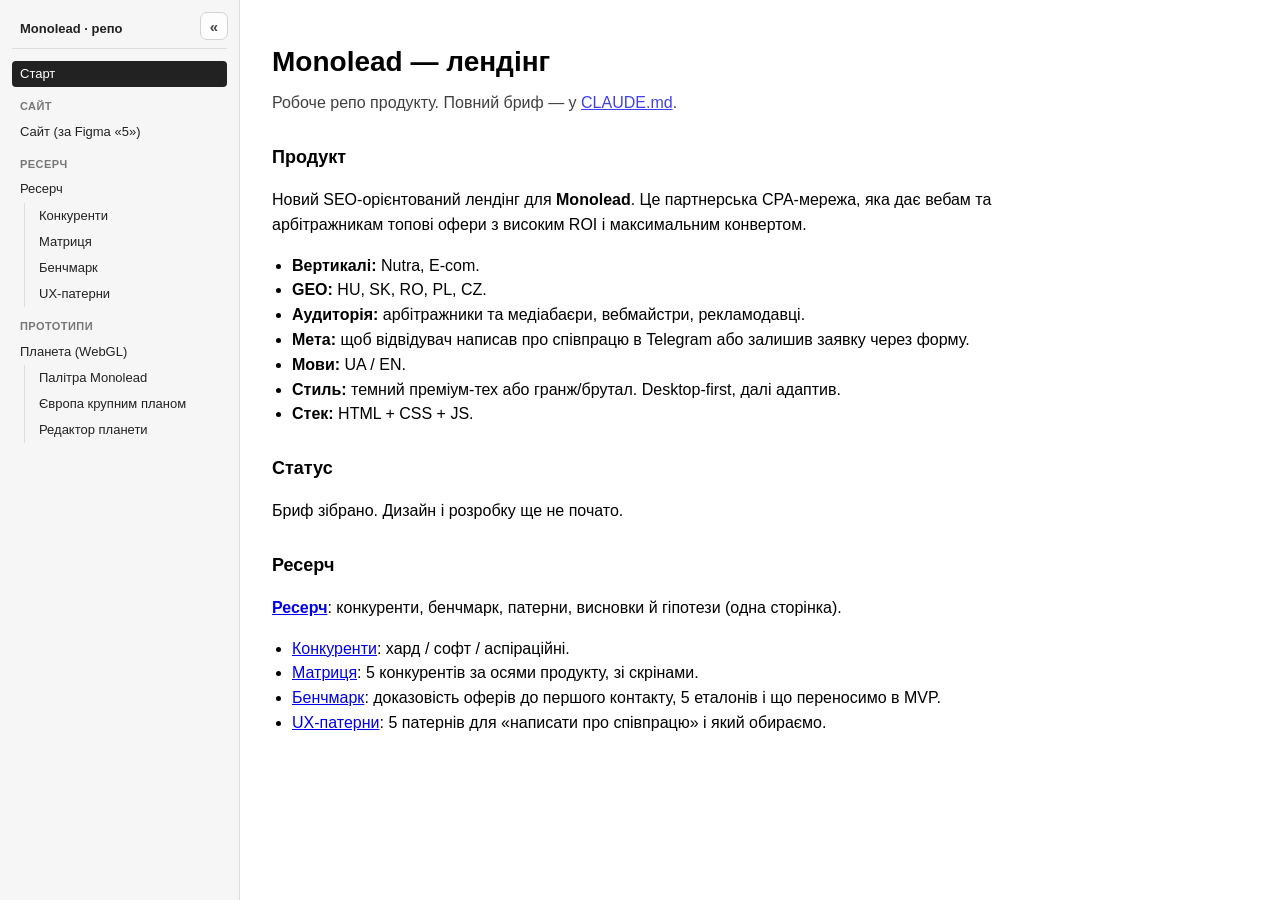
<file: index.html>
<!doctype html>
<html lang="uk" data-root="./">
<head>
  <meta charset="utf-8">
  <meta name="viewport" content="width=device-width, initial-scale=1">
  <title>Monolead · репо продукту</title>
  <link rel="stylesheet" href="_nav/nav.css">
  <script src="_nav/tree.js"></script>
  <script src="_nav/nav.js" defer></script>
  <style>
    :root { color-scheme: light dark; }
    body {
      margin: 0;
      font: 16px/1.55 -apple-system, BlinkMacSystemFont, "Segoe UI", Roboto, sans-serif;
      background: Canvas;
      color: CanvasText;
    }
    main { max-width: 720px; padding: 40px 32px; }
    h1 { margin: 0 0 8px; font-size: 28px; }
    .lead { margin: 0 0 24px; opacity: .75; }
    h2 { margin: 28px 0 8px; font-size: 18px; }
    ul { padding-left: 20px; }
    a { color: LinkText; }
    code { font-size: .9em; }
  </style>
</head>
<body>
  <main>
    <h1>Monolead — лендінг</h1>
    <p class="lead">Робоче репо продукту. Повний бриф — у <a href="CLAUDE.md">CLAUDE.md</a>.</p>

    <h2>Продукт</h2>
    <p>
      Новий SEO-орієнтований лендінг для <strong>Monolead</strong>. Це партнерська CPA-мережа,
      яка дає вебам та арбітражникам топові офери з високим ROI і максимальним конвертом.
    </p>
    <ul>
      <li><strong>Вертикалі:</strong> Nutra, E-com.</li>
      <li><strong>GEO:</strong> HU, SK, RO, PL, CZ.</li>
      <li><strong>Аудиторія:</strong> арбітражники та медіабаєри, вебмайстри, рекламодавці.</li>
      <li><strong>Мета:</strong> щоб відвідувач написав про співпрацю в Telegram або залишив заявку через форму.</li>
      <li><strong>Мови:</strong> UA / EN.</li>
      <li><strong>Стиль:</strong> темний преміум-тех або гранж/брутал. Desktop-first, далі адаптив.</li>
      <li><strong>Стек:</strong> HTML + CSS + JS.</li>
    </ul>

    <h2>Статус</h2>
    <p>Бриф зібрано. Дизайн і розробку ще не почато.</p>

    <h2>Ресерч</h2>
    <p><a href="research/research.html"><strong>Ресерч</strong></a>: конкуренти, бенчмарк, патерни, висновки й гіпотези (одна сторінка).</p>
    <ul>
      <li><a href="research/notes/03-competitors.html">Конкуренти</a>: хард / софт / аспіраційні.</li>
      <li><a href="research/notes/04-matrix.html">Матриця</a>: 5 конкурентів за осями продукту, зі скрінами.</li>
      <li><a href="research/notes/05-benchmark.html">Бенчмарк</a>: доказовість оферів до першого контакту, 5 еталонів і що переносимо в MVP.</li>
      <li><a href="research/notes/06-patterns.html">UX-патерни</a>: 5 патернів для «написати про співпрацю» і який обираємо.</li>
    </ul>
  </main>
</body>
</html>
</file>
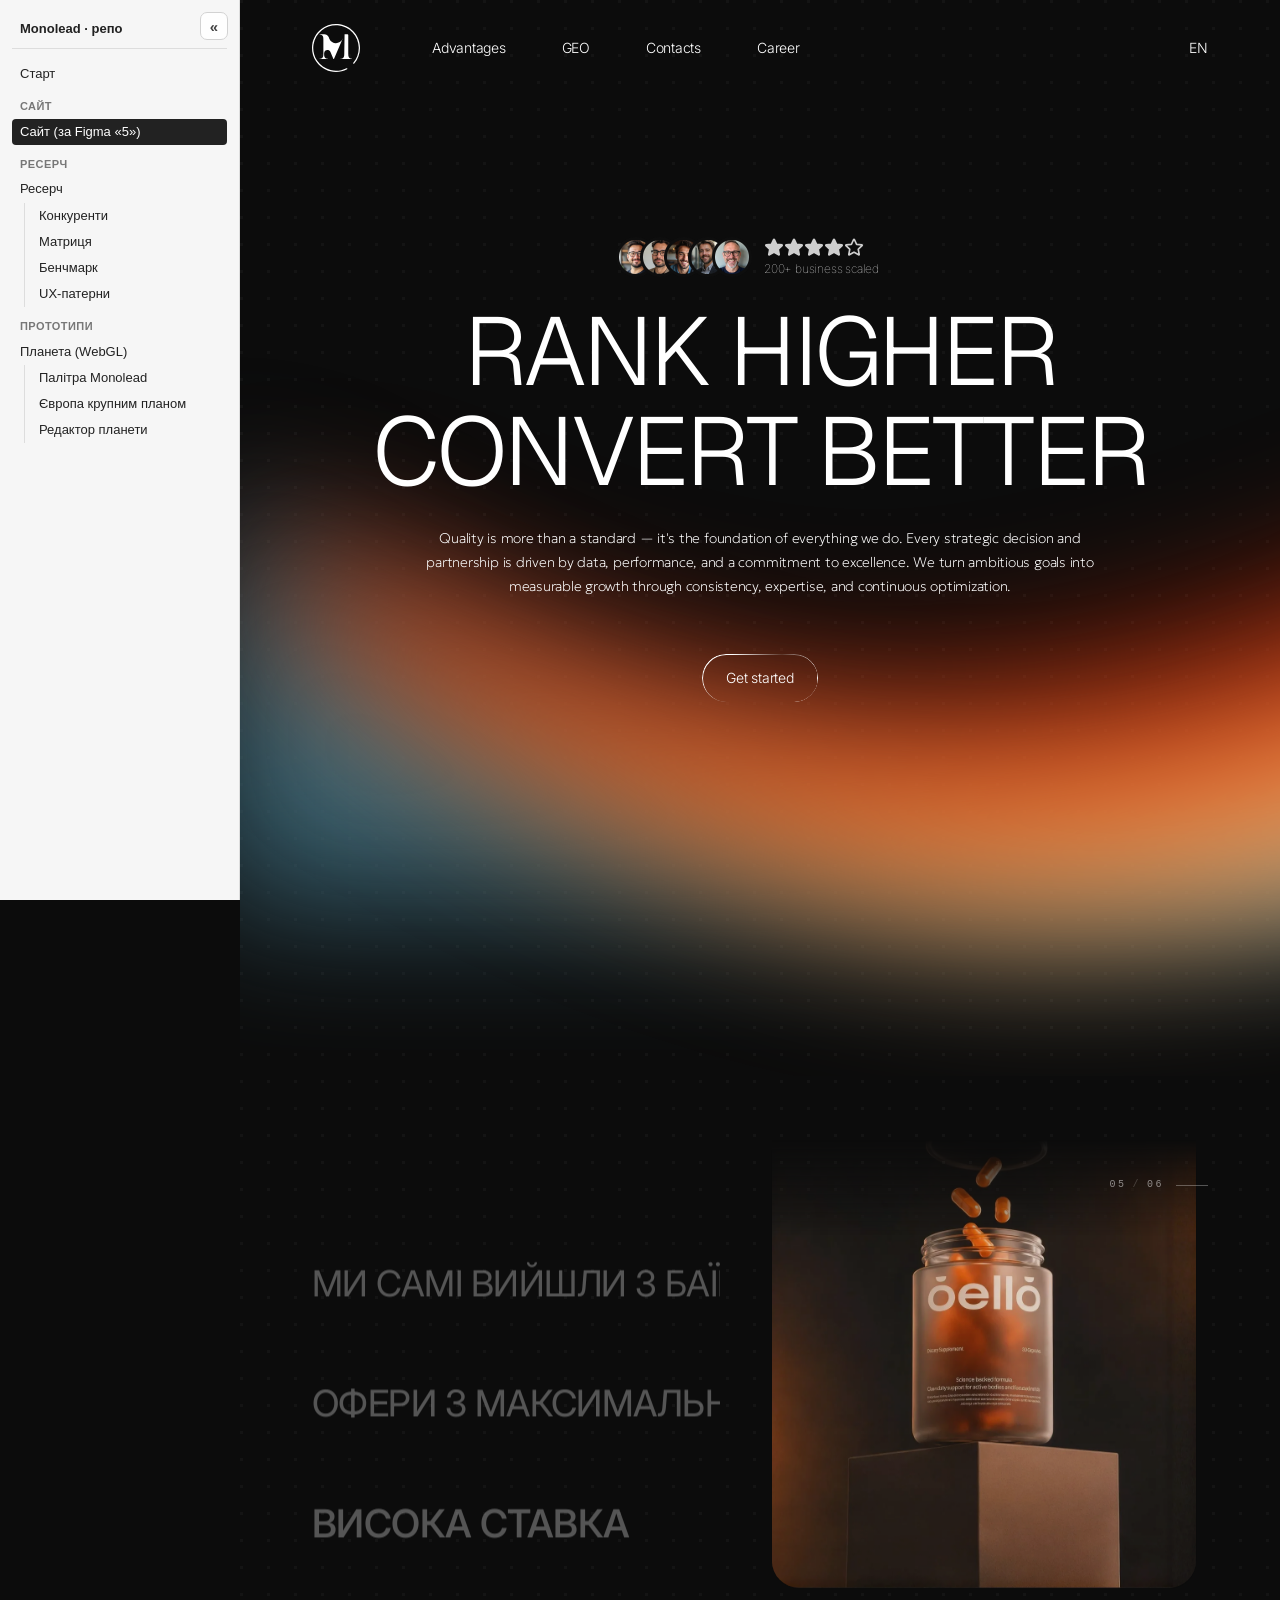
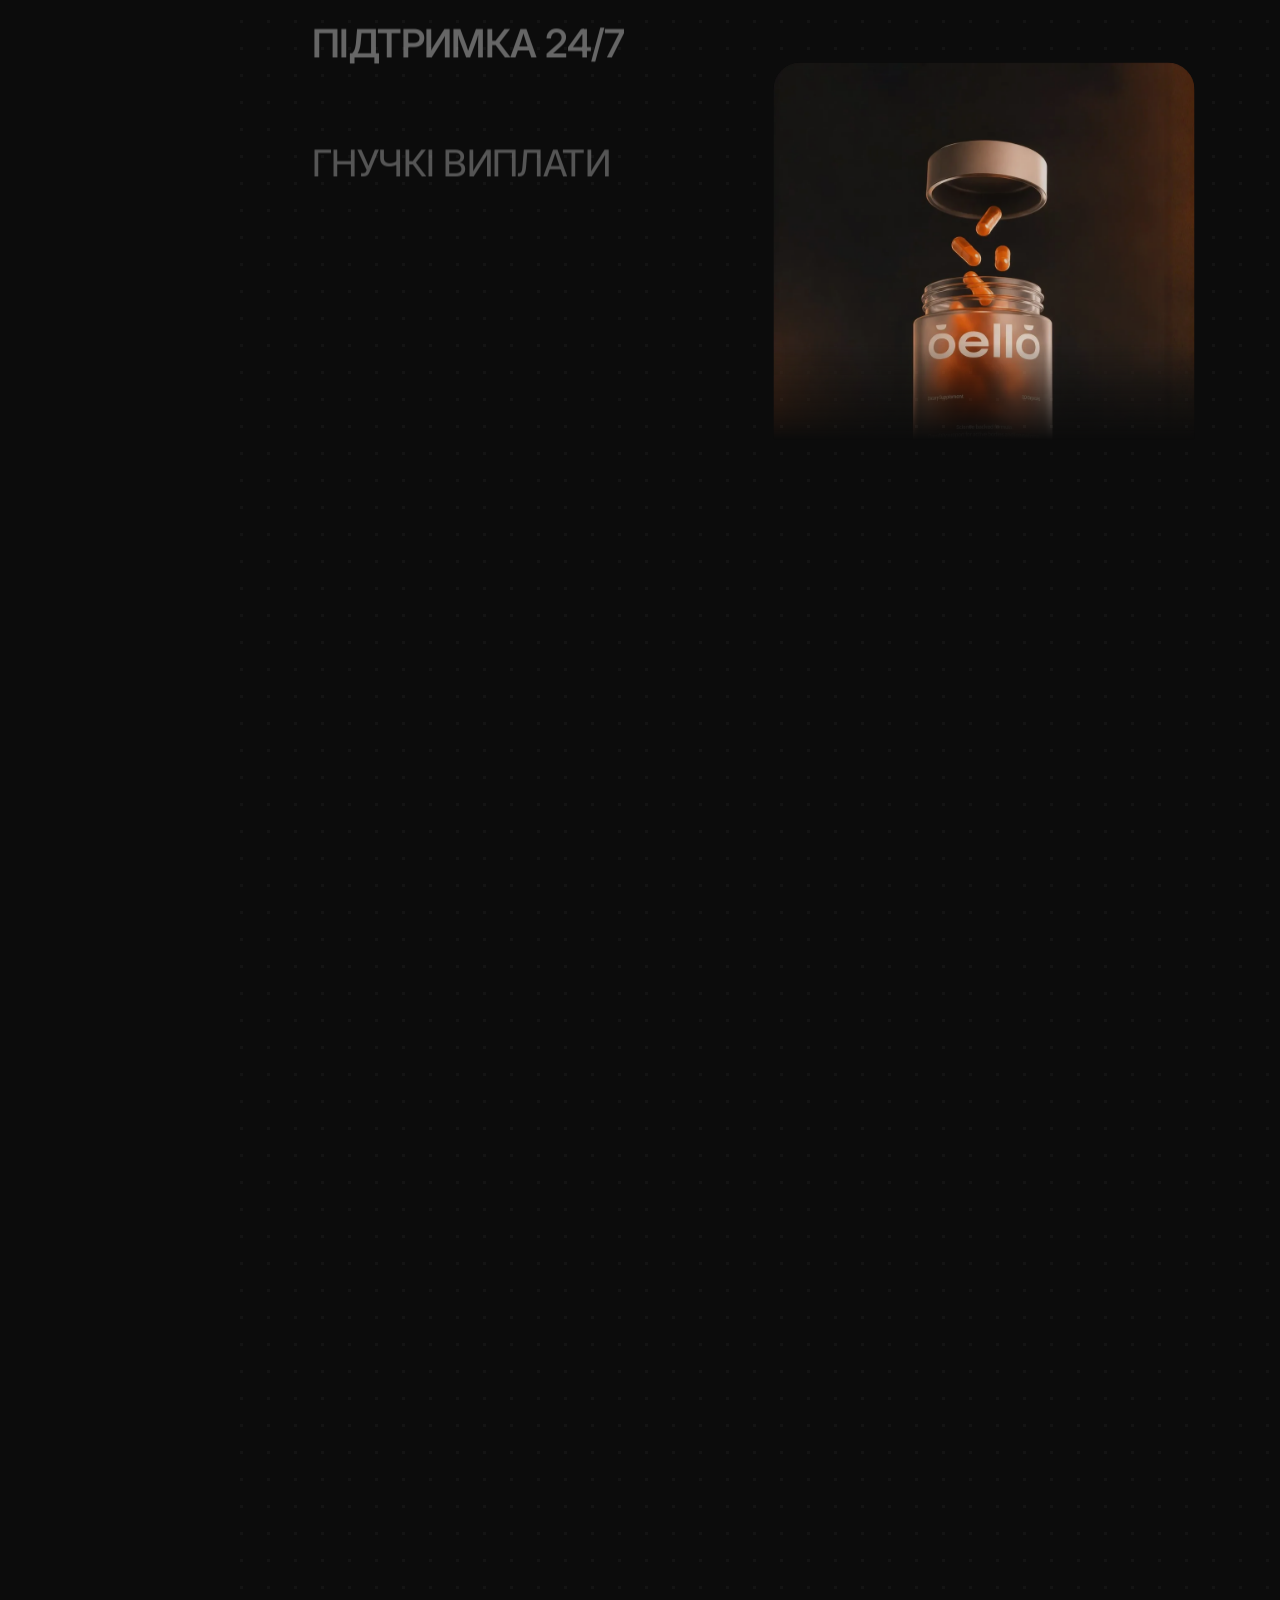
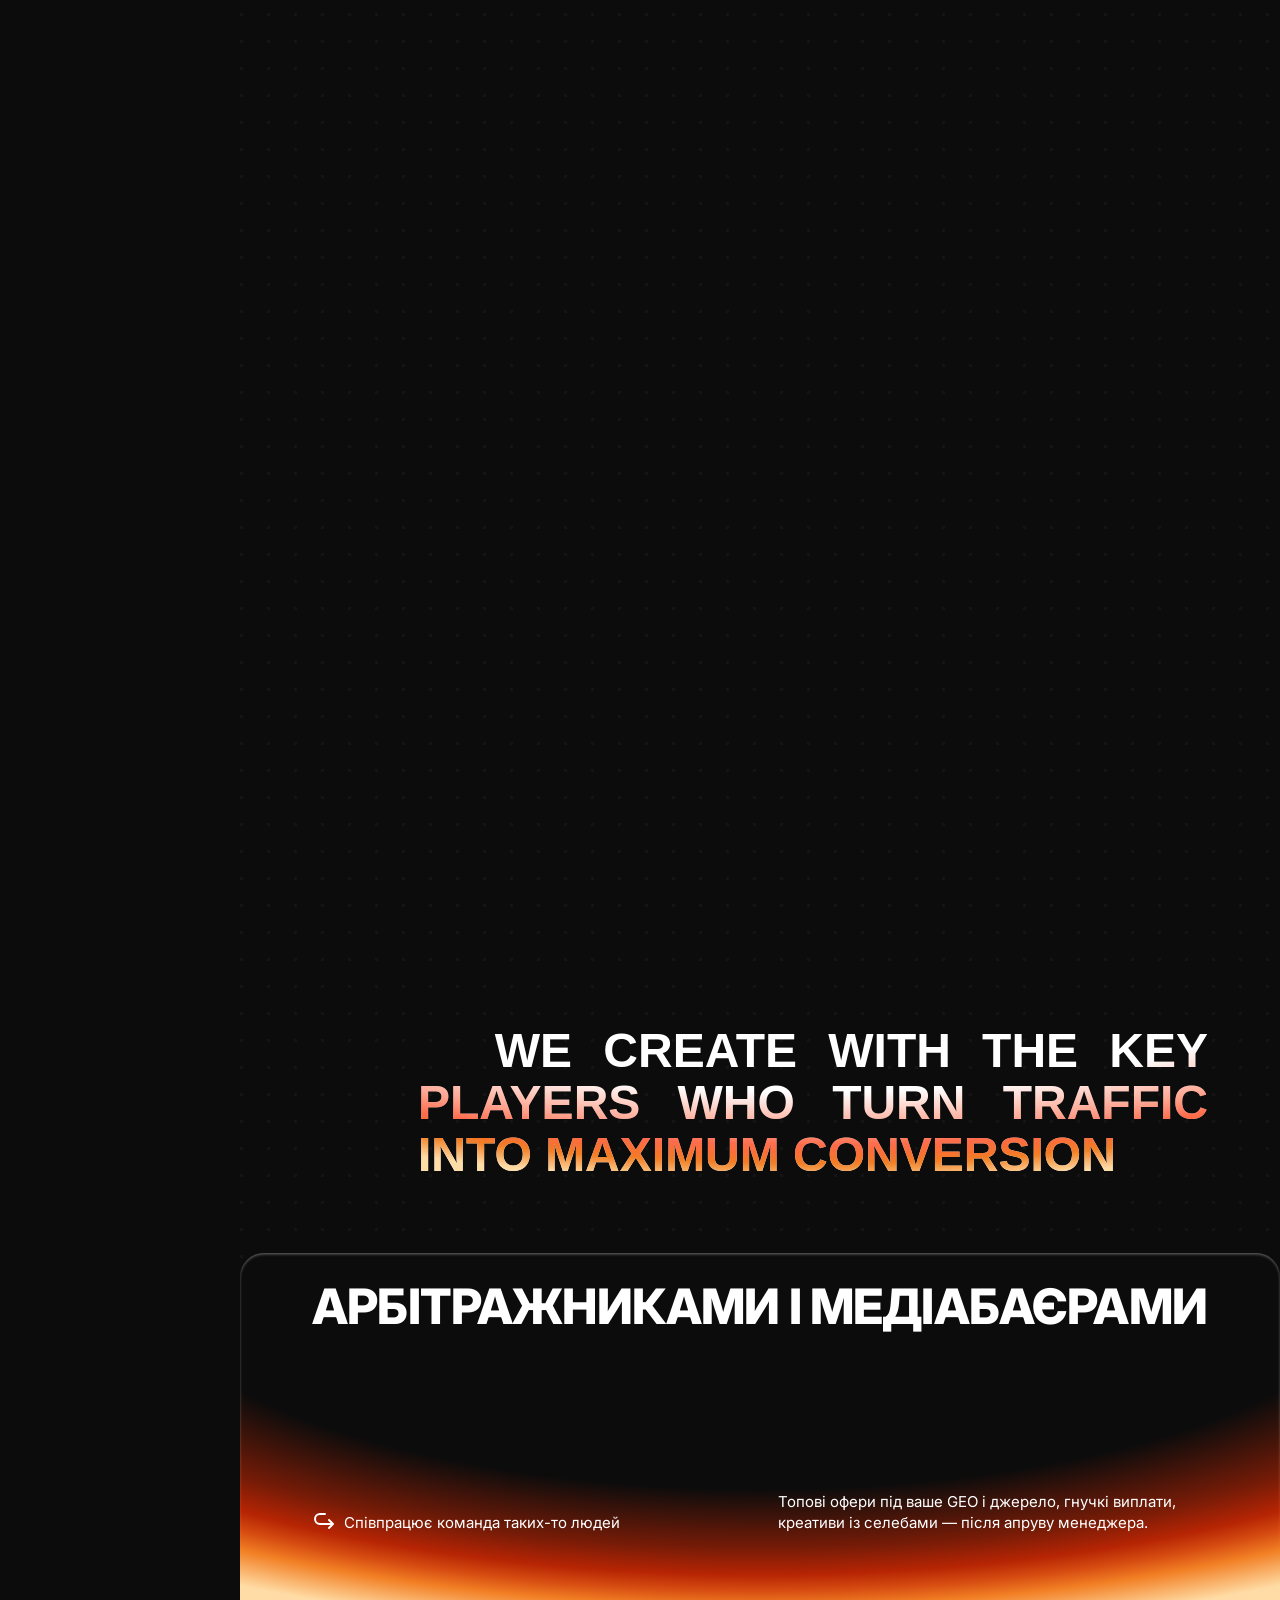
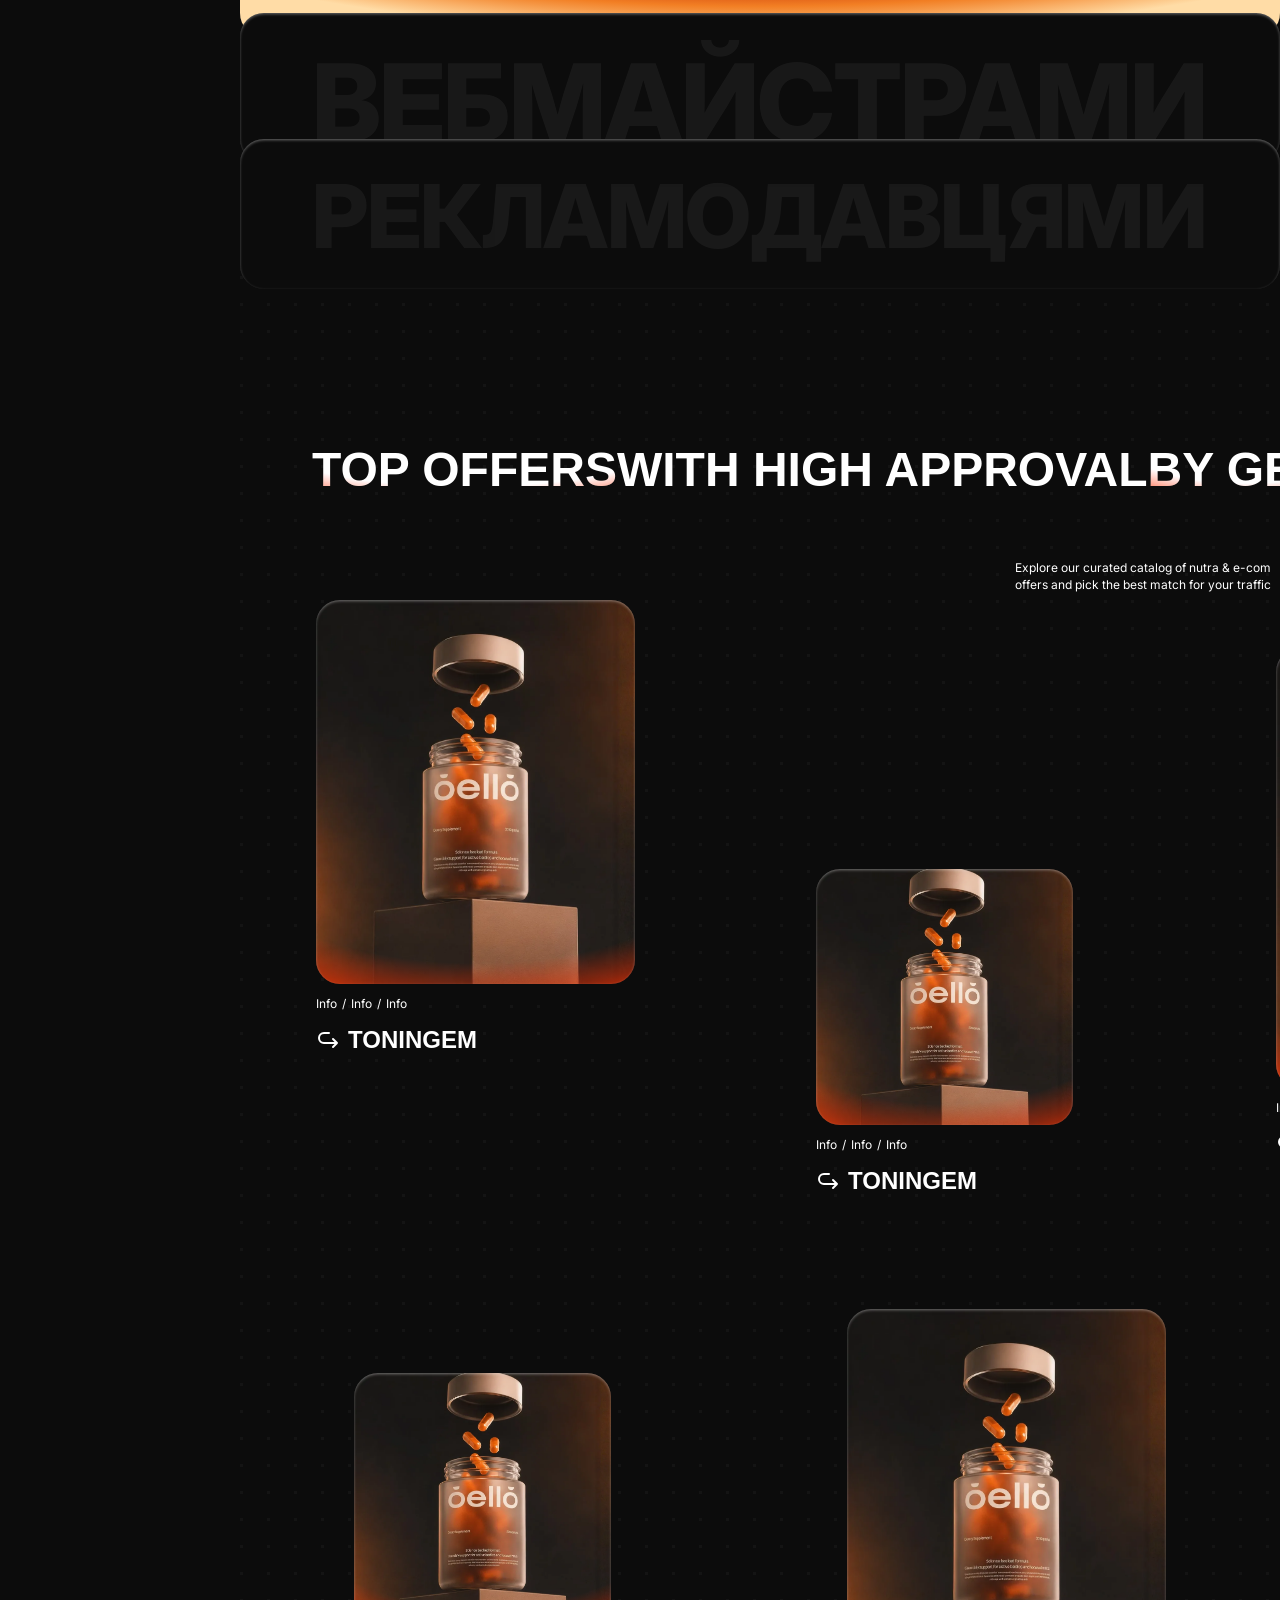
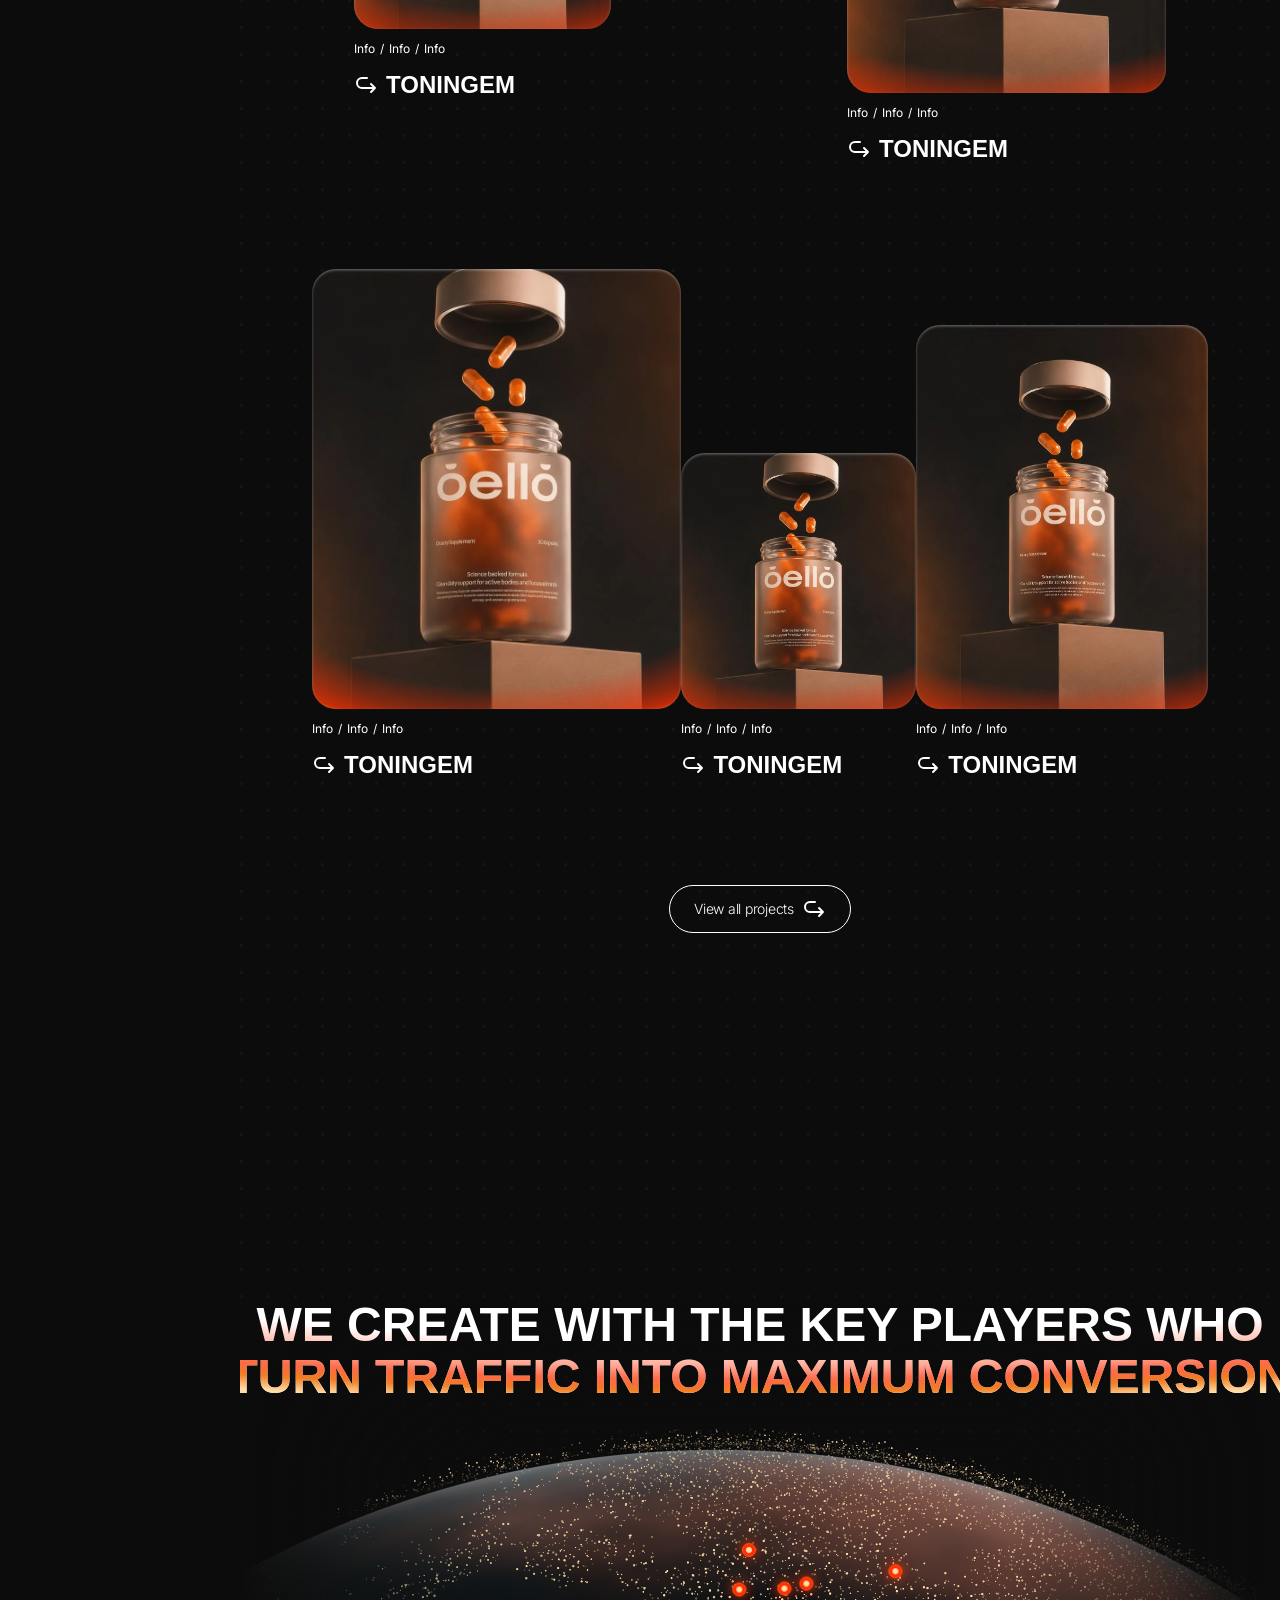
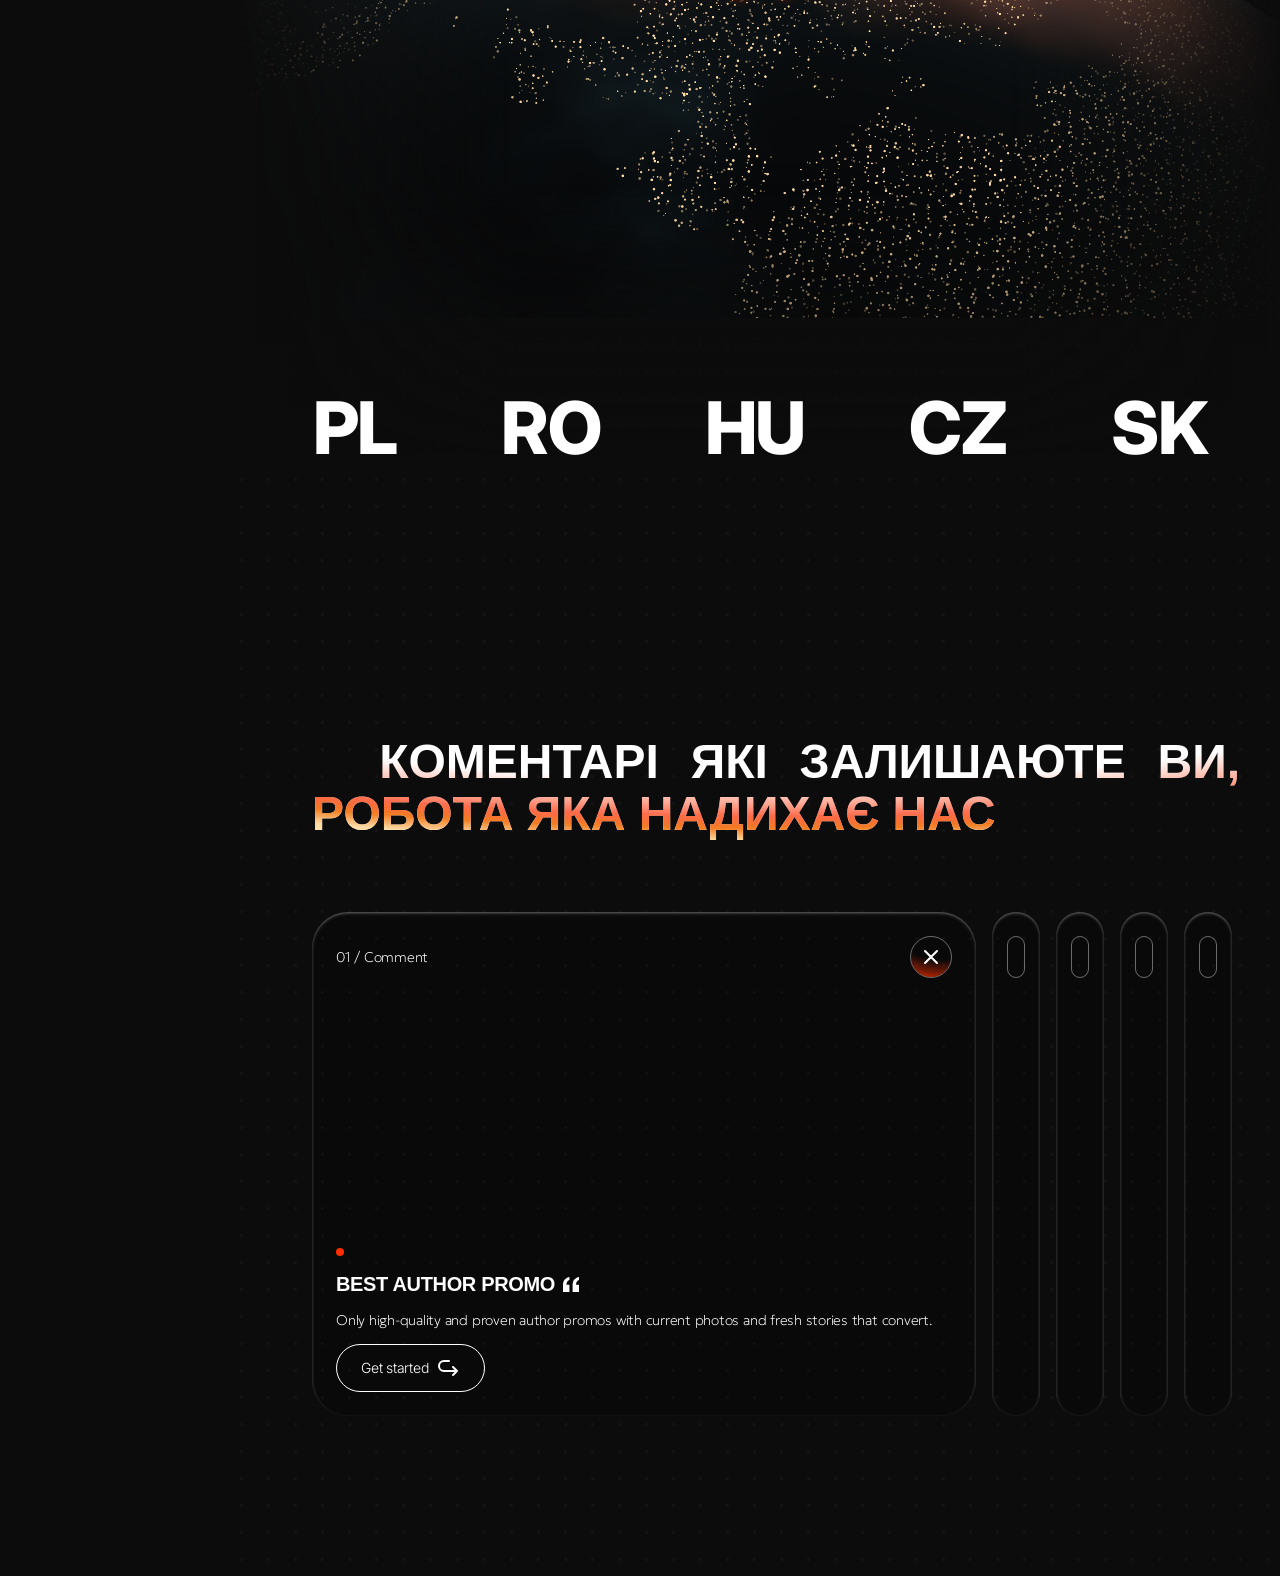
<file: site/index.html>
<!doctype html>
<html lang="uk" data-root="../">
<head>
  <meta charset="utf-8">
  <meta name="viewport" content="width=device-width, initial-scale=1">
  <title>Monolead — Rank higher, convert better</title>
  <meta name="description" content="Monolead — CPA-мережа Nutra та E-com: топові офери з високим апрувом по GEO PL, RO, HU, CZ, SK.">
  <link rel="preconnect" href="https://fonts.googleapis.com">
  <link rel="preconnect" href="https://fonts.gstatic.com" crossorigin>
  <link rel="stylesheet" href="https://fonts.googleapis.com/css2?family=Geist:wght@100..900&family=Geologica:wght@100&family=Google+Sans+Flex:wght@100;300&family=Inter:wght@300..900&display=swap">
  <link rel="stylesheet" href="../prototypes/globe/assets/css/globe.css">
  <link rel="stylesheet" href="assets/css/site.css">
  <link rel="stylesheet" href="../_nav/nav.css">
  <script src="../_nav/tree.js"></script>
  <script src="../_nav/nav.js" defer></script>
</head>
<body>
  <div class="page">
    <!-- Фонові точки (Figma «Tods») — у потоці сторінки, прокручуються разом із сайтом -->
    <div class="dots" aria-hidden="true"></div>

    <header class="header">
      <div class="header__left">
        <a class="header__logo" href="#top" aria-label="Monolead"><img src="assets/img/logo.svg" alt="Monolead" width="48" height="48"></a>
        <nav class="header__nav" aria-label="Головне меню">
          <a href="#advantages">Advantages</a>
          <a href="#geo">GEO</a>
          <a href="https://t.me/Monolead_account" target="_blank" rel="noopener">Contacts</a>
          <a href="#">Career</a>
        </nav>
      </div>
      <a class="header__lang" href="#">EN</a>
    </header>

    <main id="top">
      <!-- 1. Хіро -->
      <section class="hero" aria-labelledby="hero-title">
        <img class="hero__glow" src="assets/img/hero-glow.svg" alt="" width="1884" height="886">
        <!-- Liquid Type: слід курсора й кільця від кліку -->
        <canvas class="hero__canvas" aria-hidden="true"></canvas>
        <div class="hero__inner">
          <div class="hero__top">
            <div class="proof">
              <div class="proof__faces">
                <img src="assets/img/avatar-1.png" alt="" width="40" height="40"><img src="assets/img/avatar-2.png" alt="" width="40" height="40"><img src="assets/img/avatar-3.png" alt="" width="40" height="40"><img src="assets/img/avatar-4.png" alt="" width="40" height="40"><img src="assets/img/avatar-5.png" alt="" width="40" height="40">
              </div>
              <div class="proof__rate">
                <div class="proof__stars" role="img" aria-label="4 з 5">
                  <img src="assets/img/star.svg" alt="" width="20" height="20"><img src="assets/img/star.svg" alt="" width="20" height="20"><img src="assets/img/star.svg" alt="" width="20" height="20"><img src="assets/img/star.svg" alt="" width="20" height="20"><img src="assets/img/star-empty.svg" alt="" width="20" height="20">
                </div>
                <p>200+ business scaled</p>
              </div>
            </div>
            <h1 id="hero-title" class="liquid" data-lines="Rank higher|convert better" aria-label="Rank higher, convert better">Rank higher<br>convert better</h1>
            <p class="hero__lead">Quality is more than a standard — it's the foundation of everything we do. Every strategic decision and partnership is driven by data, performance, and a commitment to excellence. We turn ambitious goals into measurable growth through consistency, expertise, and continuous optimization.</p>
          </div>
          <a class="pill pill--glass" href="https://t.me/Monolead_account" target="_blank" rel="noopener">Get started</a>
        </div>
      </section>

      <!-- 2. Переваги — Folio: список і стрічка фото їдуть назустріч і сходяться на активному рядку.
           Скінченна прокрутка: секція «прилипає» до екрана на час 6 пунктів, далі сторінка гортається як звичайно. -->
      <section class="folio" id="advantages" aria-label="Переваги" style="--n:6">
        <div class="folio__stick">
          <div class="folio__count" data-chrome><span class="folio__num">01</span><span class="sep">/</span>06<i></i></div>
          <div class="folio__titles"><div class="folio__tstrip">
            <div class="folio__row" data-i="0"><h3>Промо кращого автора</h3><span class="folio__abox"><img class="folio__arrow" src="assets/img/arrow-up-left.svg" alt="" width="48" height="48"></span></div>
            <div class="folio__row" data-i="1"><h3>Ми самі вийшли з баїнгу</h3><span class="folio__abox"><img class="folio__arrow" src="assets/img/arrow-up-left.svg" alt="" width="48" height="48"></span></div>
            <div class="folio__row" data-i="2"><h3>Офери з максимальним конвертом</h3><span class="folio__abox"><img class="folio__arrow" src="assets/img/arrow-up-left.svg" alt="" width="48" height="48"></span></div>
            <div class="folio__row" data-i="3"><h3>Висока ставка</h3><span class="folio__abox"><img class="folio__arrow" src="assets/img/arrow-up-left.svg" alt="" width="48" height="48"></span></div>
            <div class="folio__row" data-i="4"><h3>Підтримка 24/7</h3><span class="folio__abox"><img class="folio__arrow" src="assets/img/arrow-up-left.svg" alt="" width="48" height="48"></span></div>
            <div class="folio__row" data-i="5"><h3>Гнучкі виплати</h3><span class="folio__abox"><img class="folio__arrow" src="assets/img/arrow-up-left.svg" alt="" width="48" height="48"></span></div>
          </div></div>
          <div class="folio__images"><div class="folio__istrip">
            <div class="folio__slot" style="--i:0"><div class="folio__img" data-i="0"><img src="assets/img/offer-jar.webp" alt="" width="1034" height="1374"></div></div>
            <div class="folio__slot" style="--i:1"><div class="folio__img" data-i="1"><img src="assets/img/offer-jar.webp" alt="" width="1034" height="1374"></div></div>
            <div class="folio__slot" style="--i:2"><div class="folio__img" data-i="2"><img src="assets/img/offer-jar.webp" alt="" width="1034" height="1374"></div></div>
            <div class="folio__slot" style="--i:3"><div class="folio__img" data-i="3"><img src="assets/img/offer-jar.webp" alt="" width="1034" height="1374"></div></div>
            <div class="folio__slot" style="--i:4"><div class="folio__img" data-i="4"><img src="assets/img/offer-jar.webp" alt="" width="1034" height="1374"></div></div>
            <div class="folio__slot" style="--i:5"><div class="folio__img" data-i="5"><img src="assets/img/offer-jar.webp" alt="" width="1034" height="1374"></div></div>
          </div></div>
          <div class="folio__ring" aria-hidden="true"><span>View</span></div>
          <div class="folio__detail" hidden>
            <div class="folio__scrim" data-scrim></div>
            <div class="folio__dleft" data-no-wheel>
              <button class="folio__back" type="button" data-reveal>← Назад</button>
              <h2 class="folio__dtitle"></h2>
              <p class="folio__dtext" data-reveal></p>
              <p class="folio__dtag" data-reveal></p>
              <a class="pill folio__cta" data-reveal href="https://t.me/Monolead_account" target="_blank" rel="noopener">Написати в Telegram <img src="assets/img/arrow-undo.svg" alt="" width="24" height="24"></a>
            </div>
            <div class="folio__dright">
              <div class="folio__dimg"><img src="assets/img/offer-jar.webp" alt="" width="1034" height="1374"></div>
              <button class="folio__close" type="button" aria-label="Закрити">✕</button>
            </div>
          </div>
        </div>
        <script type="application/json" id="folio-data">[
  {
    "title": "Промо кращого автора",
    "text": "Перевірені авторські промо, актуальні фото й свіжі сторіс, що конвертять.",
    "tag": "Креативи"
  },
  {
    "title": "Ми самі вийшли з баїнгу",
    "text": "Розуміємо, наскільки баєру важливий конверт, тому гнучкі з креативами: селеби — після апруву менеджера.",
    "tag": "Досвід"
  },
  {
    "title": "Офери з максимальним конвертом",
    "text": "Топові офери з найвищим ROI. Доводимо середнім апрувом топ-оферів по GEO та джерелах.",
    "tag": "Офери"
  },
  {
    "title": "Висока ставка",
    "text": "Більше заробітку при менших ризиках.",
    "tag": "Виплати"
  },
  {
    "title": "Підтримка 24/7",
    "text": "Оперативний сервіс та індивідуальні умови — менеджер на зв’язку на кожному етапі.",
    "tag": "Сервіс"
  },
  {
    "title": "Гнучкі виплати",
    "text": "Виплати під ваш запит — домовляємося індивідуально з менеджером.",
    "tag": "Виплати"
  }
]</script>
      </section>

      <!-- 3. З ким працюємо -->
      <section class="who" aria-labelledby="who-title">
        <div class="who__head"><h2 class="display grad" id="who-title">We create with the key players who turn traffic into maximum conversion</h2></div>
        <div class="who__cards">
          <article class="card is-on" tabindex="0">
            <h3 class="card__title">Арбітражниками і медіабаєрами</h3>
            <div class="card__foot">
              <div><img src="assets/img/arrow-undo.svg" alt="" width="24" height="24"><p>Співпрацює команда таких-то людей</p></div>
              <div><p>Топові офери під ваше GEO і джерело, гнучкі виплати, креативи із селебами — після апруву менеджера.</p></div>
            </div>
          </article>
          <article class="card" tabindex="0">
            <h3 class="card__title">Вебмайстрами</h3>
            <div class="card__foot">
              <div><img src="assets/img/arrow-undo.svg" alt="" width="24" height="24"><p>Співпрацює команда таких-то людей</p></div>
              <div><p style="max-width:276px">Монетизація трафіку сайту на перевірених Nutra та E-com оферах.</p></div>
            </div>
          </article>
          <article class="card" tabindex="0">
            <h3 class="card__title">Рекламодавцями</h3>
            <div class="card__foot">
              <div><img src="assets/img/arrow-undo.svg" alt="" width="24" height="24"><p>Співпрацює команда таких-то людей</p></div>
              <div><p style="max-width:214px">Трафік від перевірених вебів і баїнг-команд на ваш офер.</p></div>
            </div>
          </article>
        </div>
      </section>

      <!-- 4. Топ-офери -->
      <section class="offers" id="offers" aria-labelledby="offers-title">
        <h2 class="display offers__head" id="offers-title"><span class="grad t1">Top Offers</span><span>with high approval</span><span class="grad t3">by GEO.</span></h2>
        <p class="offers__note">Explore our curated catalog of nutra &amp; e-com offers and pick the best match for your traffic</p>
        <div class="offers__row1">
        <article class="offer offer--m" style="left:76px;top:0">
          <div class="offer__media"><img src="assets/img/offer-jar.webp" alt="[TODO: фото оферу]" loading="lazy" width="1034" height="1374"></div>
          <p class="offer__meta">Info / Info / Info</p>
          <a class="offer__name" href="#offers"><img src="assets/img/arrow-undo.svg" alt="" width="24" height="24">Toningem</a>
        </article>
        <article class="offer offer--s" style="left:576px;top:269px">
          <div class="offer__media"><img src="assets/img/offer-jar.webp" alt="[TODO: фото оферу]" loading="lazy" width="1034" height="1374"></div>
          <p class="offer__meta">Info / Info / Info</p>
          <a class="offer__name" href="#offers"><img src="assets/img/arrow-undo.svg" alt="" width="24" height="24">Toningem</a>
        </article>
        <article class="offer offer--l" style="left:1036px;top:48px">
          <div class="offer__media"><img src="assets/img/offer-jar.webp" alt="[TODO: фото оферу]" loading="lazy" width="1034" height="1374"></div>
          <p class="offer__meta">Info / Info / Info</p>
          <a class="offer__name" href="#offers"><img src="assets/img/arrow-undo.svg" alt="" width="24" height="24">Toningem</a>
        </article>
        </div>
        <div class="offers__row2">
        <article class="offer offer--s">
          <div class="offer__media"><img src="assets/img/offer-jar.webp" alt="[TODO: фото оферу]" loading="lazy" width="1034" height="1374"></div>
          <p class="offer__meta">Info / Info / Info</p>
          <a class="offer__name" href="#offers"><img src="assets/img/arrow-undo.svg" alt="" width="24" height="24">Toningem</a>
        </article>
        <article class="offer offer--m">
          <div class="offer__media"><img src="assets/img/offer-jar.webp" alt="[TODO: фото оферу]" loading="lazy" width="1034" height="1374"></div>
          <p class="offer__meta">Info / Info / Info</p>
          <a class="offer__name" href="#offers"><img src="assets/img/arrow-undo.svg" alt="" width="24" height="24">Toningem</a>
        </article>
        </div>
        <div class="offers__row3">
        <article class="offer offer--l">
          <div class="offer__media"><img src="assets/img/offer-jar.webp" alt="[TODO: фото оферу]" loading="lazy" width="1034" height="1374"></div>
          <p class="offer__meta">Info / Info / Info</p>
          <a class="offer__name" href="#offers"><img src="assets/img/arrow-undo.svg" alt="" width="24" height="24">Toningem</a>
        </article>
        <article class="offer offer--s">
          <div class="offer__media"><img src="assets/img/offer-jar.webp" alt="[TODO: фото оферу]" loading="lazy" width="1034" height="1374"></div>
          <p class="offer__meta">Info / Info / Info</p>
          <a class="offer__name" href="#offers"><img src="assets/img/arrow-undo.svg" alt="" width="24" height="24">Toningem</a>
        </article>
        <article class="offer offer--m">
          <div class="offer__media"><img src="assets/img/offer-jar.webp" alt="[TODO: фото оферу]" loading="lazy" width="1034" height="1374"></div>
          <p class="offer__meta">Info / Info / Info</p>
          <a class="offer__name" href="#offers"><img src="assets/img/arrow-undo.svg" alt="" width="24" height="24">Toningem</a>
        </article>
        </div>
        <a class="pill" href="#offers">View all projects <img src="assets/img/arrow-undo.svg" alt="" width="24" height="24"></a>
      </section>

      <!-- 5. Планета: GEO (живий WebGL-глобус з prototypes/globe, ракурс як у Figma) -->
      <section class="geo" id="geo" aria-labelledby="geo-title">
        <h2 class="display grad geo__title" id="geo-title">We create with the key players who turn traffic into maximum conversion</h2>
        <div class="geo__frame">
          <div class="globe" data-globe data-theme="monolead" data-settings='{"lit":"#c8401a","shade":"#060708","cloud":"#1d3640","rim":"#6fa3b5","dot":"#ffdca6","dotOpacity":1.3,"dotSize":0.75,"dotSoftness":0,"dotJitter":0.25,"dotLift":0.015,"twinkle":0.35,"lightAngle":55,"lightFront":-0.3,"terminator":0.6,"softness":0.35,"cloudAmount":0.35,"cloudDetail":0.1,"cloudTint":0.55,"cloudScale":2.2,"rimStrength":0.85,"rimPower":3.2,"dotDensity":3,"countries":["PL","CZ","SK","HU","RO"],"countryStep":0.12,"highlightIdle":0,"hlColor":"#ff5a1f","borderColor":"#ffd2a0","highlightEase":5,"swayAmp":6,"swayTilt":2,"swayPeriod":16,"size":3.2,"offsetX":-0.079,"offsetY":-2.685,"roll":29.9,"startLon":-23,"tilt":3,"spinSpeed":0,"hoverRadius":0.07,"hoverDrag":0.05,"hoverPush":0,"hoverScatter":0.05,"hoverGlow":1.4,"hoverGrow":1.1,"hoverEase":2.2}'>
            <canvas aria-hidden="true"></canvas>
            <button class="globe__marker" data-lat="52.23" data-lon="21.01" data-country="PL" aria-label="Польща">+</button>
            <button class="globe__marker" data-lat="50.08" data-lon="14.44" data-country="CZ" aria-label="Чехія">+</button>
            <button class="globe__marker" data-lat="48.15" data-lon="17.11" data-country="SK" aria-label="Словаччина">+</button>
            <button class="globe__marker" data-lat="47.5" data-lon="19.04" data-country="HU" aria-label="Угорщина">+</button>
            <button class="globe__marker" data-lat="44.43" data-lon="26.1" data-country="RO" aria-label="Румунія">+</button>
          </div>
          <div class="geo__vignette"></div>
          <div class="geo__fade"></div>
        </div>
        <div class="geo__list" role="group" aria-label="GEO: наведіть, щоб підсвітити країну">
          <button type="button" data-globe-country="PL" aria-label="Польща">PL</button>
          <button type="button" data-globe-country="RO" aria-label="Румунія">RO</button>
          <button type="button" data-globe-country="HU" aria-label="Угорщина">HU</button>
          <button type="button" data-globe-country="CZ" aria-label="Чехія">CZ</button>
          <button type="button" data-globe-country="SK" aria-label="Словаччина">SK</button>
        </div>
      </section>

      <!-- 6. Коментарі -->
      <section class="comments" aria-labelledby="comments-title">
        <h2 class="display grad comments__title" id="comments-title">Коментарі які залишаюте ви, робота яка надихає нас</h2>
        <div class="comments__row">
        <article class="cm is-open">
          <div class="cm__top"><span class="cm__num">01 / Comment</span><button class="cm__btn" type="button" aria-expanded="true" aria-label="Згорнути коментар 1"><img class="plus" src="assets/img/plus.svg" alt="" width="24" height="24"><img class="x" src="assets/img/close.svg" alt="" width="24" height="24"></button></div>
          <div class="cm__body">
            <img class="cm__dot" src="assets/img/dot-red.svg" alt="" width="8" height="8">
            <div class="cm__head"><h3>BEST AUTHOR PROMO</h3><img class="q" src="assets/img/quote.svg" alt="" width="16" height="15"></div>
            <p class="cm__text">Only high-quality and proven author promos with current photos and fresh stories that convert.</p>
            <a class="pill" href="https://t.me/Monolead_account" target="_blank" rel="noopener">Get started <img src="assets/img/arrow-undo.svg" alt="" width="24" height="24"></a>
          </div>
        </article>
        <article class="cm">
          <div class="cm__top"><span class="cm__num">02 / Comment</span><button class="cm__btn" type="button" aria-expanded="false" aria-label="Відкрити коментар 2"><img class="plus" src="assets/img/plus.svg" alt="" width="24" height="24"><img class="x" src="assets/img/close.svg" alt="" width="24" height="24"></button></div>
          <div class="cm__body">
            <img class="cm__dot" src="assets/img/dot-red.svg" alt="" width="8" height="8">
            <div class="cm__head"><h3>BEST AUTHOR PROMO</h3><img class="q" src="assets/img/quote.svg" alt="" width="16" height="15"></div>
            <p class="cm__text">Only high-quality and proven author promos with current photos and fresh stories that convert.</p>
            <a class="pill" href="https://t.me/Monolead_account" target="_blank" rel="noopener">Get started <img src="assets/img/arrow-undo.svg" alt="" width="24" height="24"></a>
          </div>
        </article>
        <article class="cm">
          <div class="cm__top"><span class="cm__num">03 / Comment</span><button class="cm__btn" type="button" aria-expanded="false" aria-label="Відкрити коментар 3"><img class="plus" src="assets/img/plus.svg" alt="" width="24" height="24"><img class="x" src="assets/img/close.svg" alt="" width="24" height="24"></button></div>
          <div class="cm__body">
            <img class="cm__dot" src="assets/img/dot-red.svg" alt="" width="8" height="8">
            <div class="cm__head"><h3>BEST AUTHOR PROMO</h3><img class="q" src="assets/img/quote.svg" alt="" width="16" height="15"></div>
            <p class="cm__text">Only high-quality and proven author promos with current photos and fresh stories that convert.</p>
            <a class="pill" href="https://t.me/Monolead_account" target="_blank" rel="noopener">Get started <img src="assets/img/arrow-undo.svg" alt="" width="24" height="24"></a>
          </div>
        </article>
        <article class="cm">
          <div class="cm__top"><span class="cm__num">04 / Comment</span><button class="cm__btn" type="button" aria-expanded="false" aria-label="Відкрити коментар 4"><img class="plus" src="assets/img/plus.svg" alt="" width="24" height="24"><img class="x" src="assets/img/close.svg" alt="" width="24" height="24"></button></div>
          <div class="cm__body">
            <img class="cm__dot" src="assets/img/dot-red.svg" alt="" width="8" height="8">
            <div class="cm__head"><h3>BEST AUTHOR PROMO</h3><img class="q" src="assets/img/quote.svg" alt="" width="16" height="15"></div>
            <p class="cm__text">Only high-quality and proven author promos with current photos and fresh stories that convert.</p>
            <a class="pill" href="https://t.me/Monolead_account" target="_blank" rel="noopener">Get started <img src="assets/img/arrow-undo.svg" alt="" width="24" height="24"></a>
          </div>
        </article>
        <article class="cm">
          <div class="cm__top"><span class="cm__num">05 / Comment</span><button class="cm__btn" type="button" aria-expanded="false" aria-label="Відкрити коментар 5"><img class="plus" src="assets/img/plus.svg" alt="" width="24" height="24"><img class="x" src="assets/img/close.svg" alt="" width="24" height="24"></button></div>
          <div class="cm__body">
            <img class="cm__dot" src="assets/img/dot-red.svg" alt="" width="8" height="8">
            <div class="cm__head"><h3>BEST AUTHOR PROMO</h3><img class="q" src="assets/img/quote.svg" alt="" width="16" height="15"></div>
            <p class="cm__text">Only high-quality and proven author promos with current photos and fresh stories that convert.</p>
            <a class="pill" href="https://t.me/Monolead_account" target="_blank" rel="noopener">Get started <img src="assets/img/arrow-undo.svg" alt="" width="24" height="24"></a>
          </div>
        </article>
        </div>
      </section>
    </main>
  </div>

  <script src="../prototypes/globe/assets/js/globe-land.js"></script>
  <script src="../prototypes/globe/assets/js/globe-countries.js"></script>
  <script src="../prototypes/globe/assets/js/globe.js"></script>
  <script src="assets/js/site.js"></script>
</body>
</html>
</file>
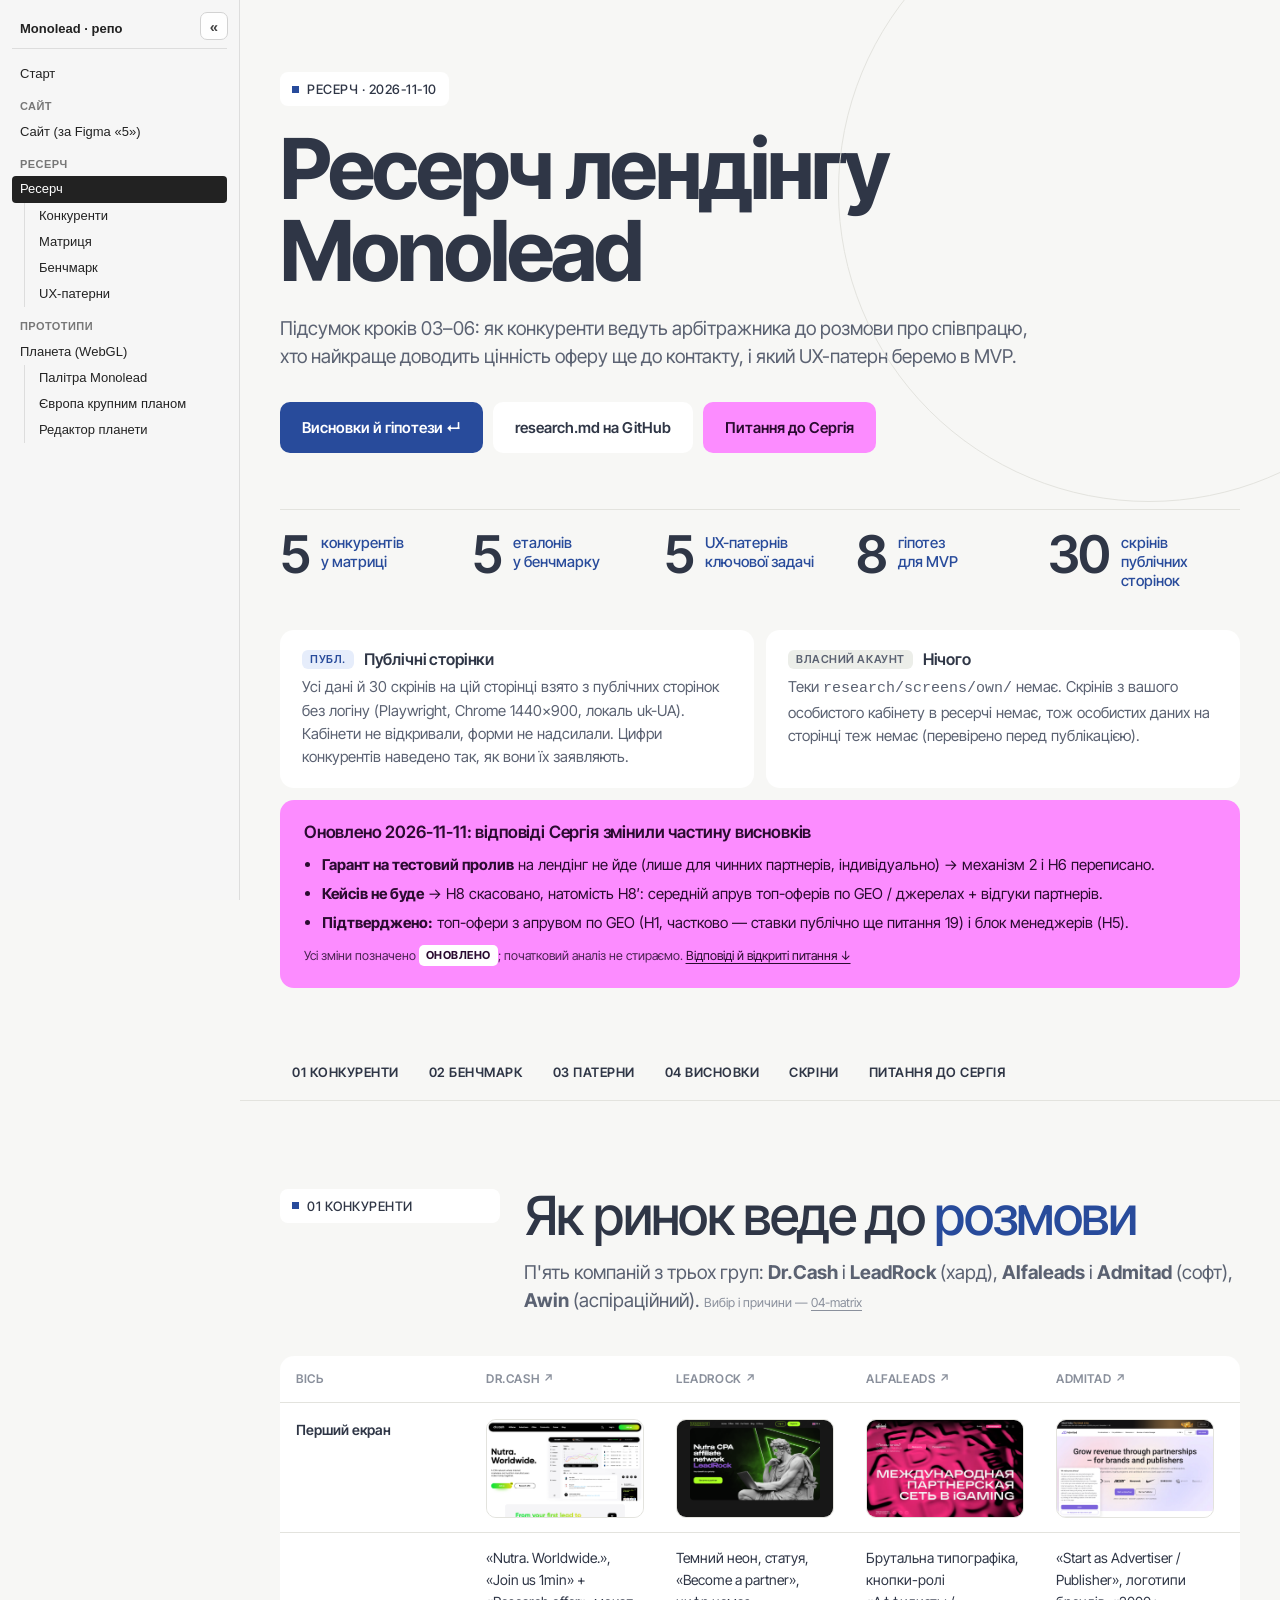
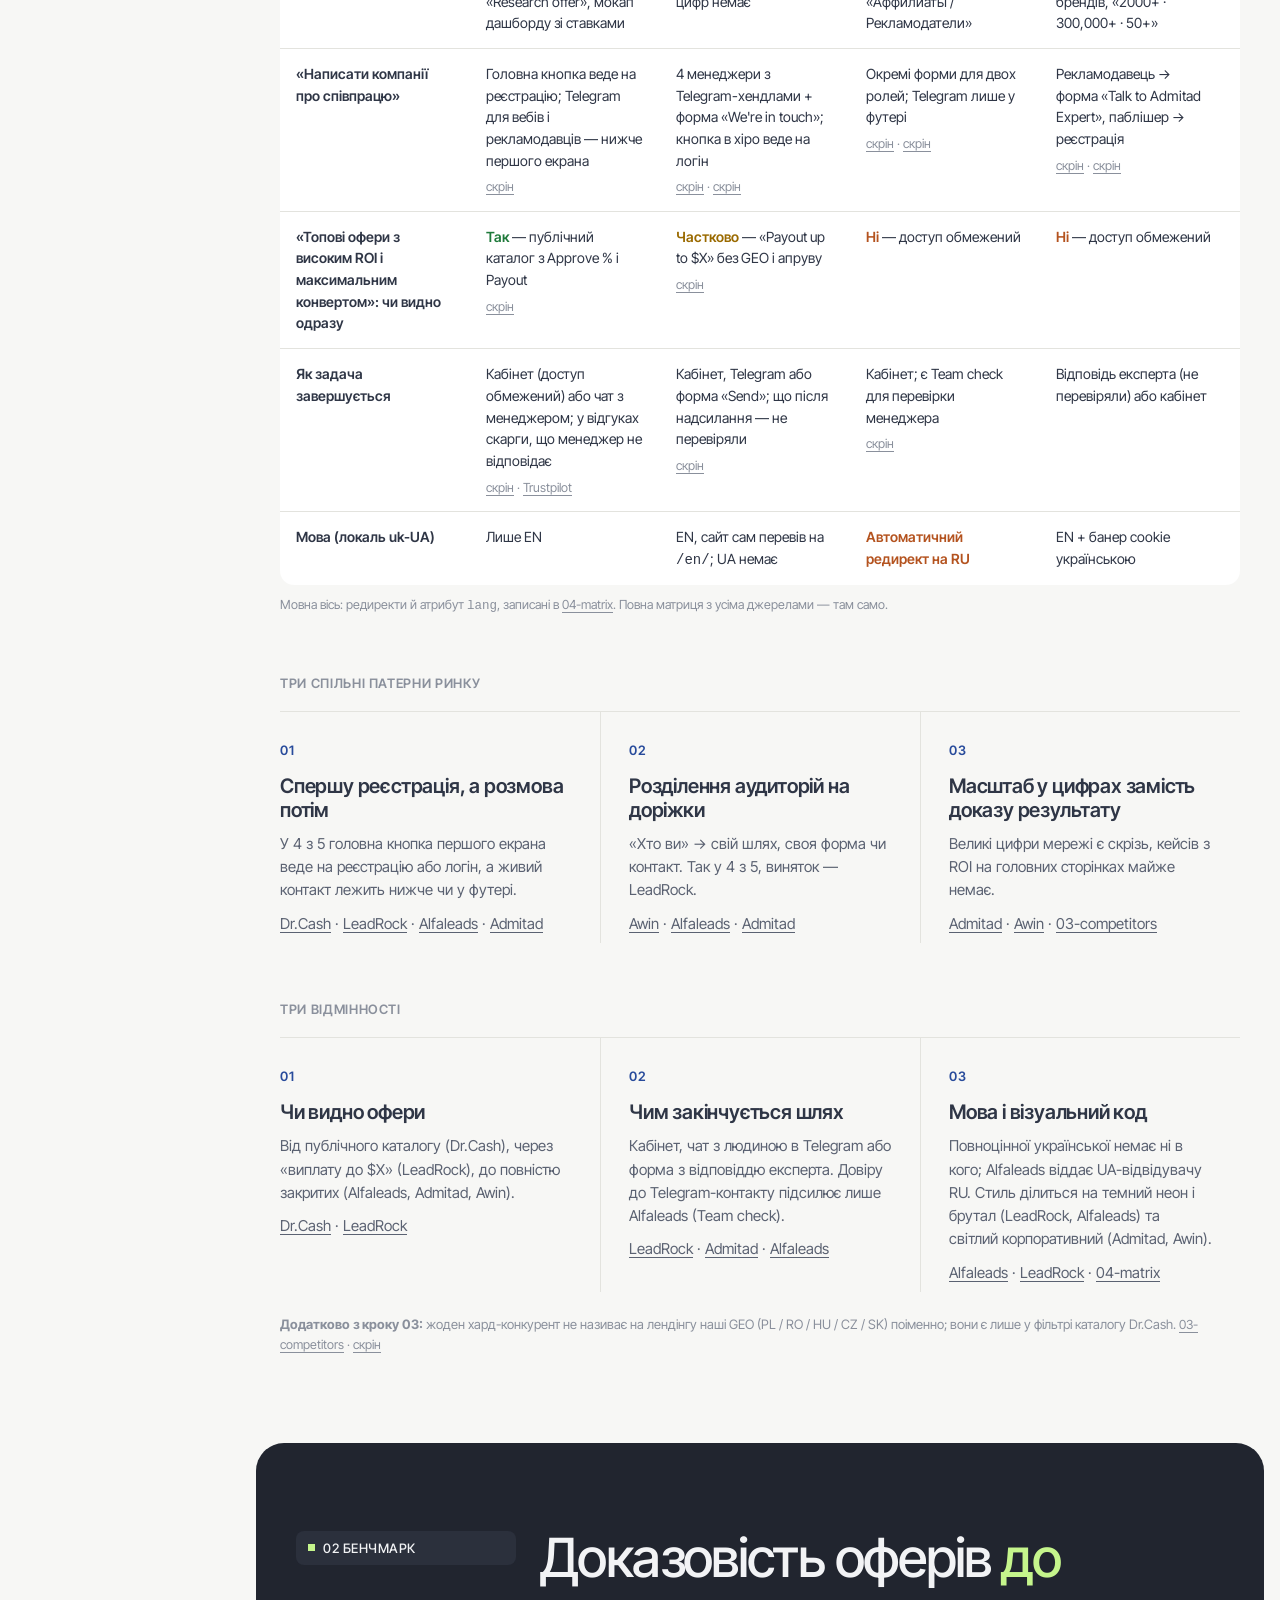
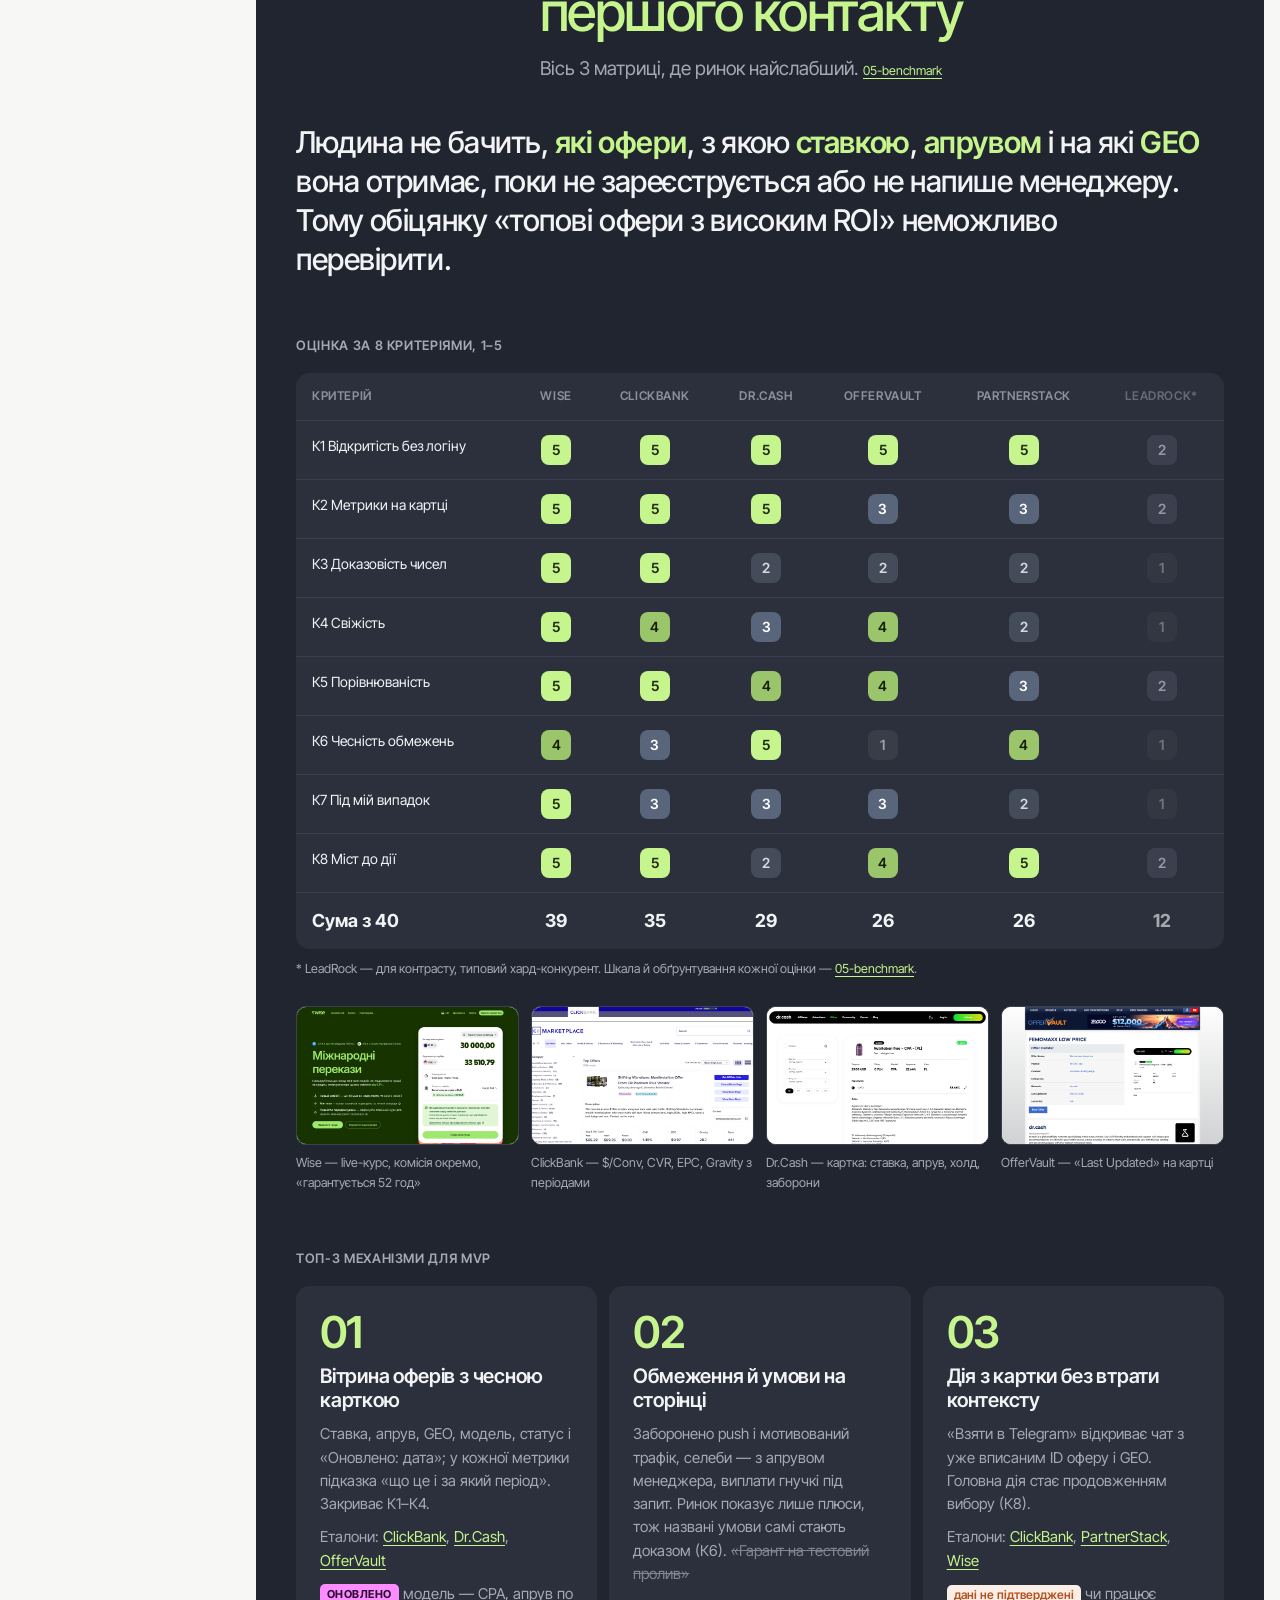
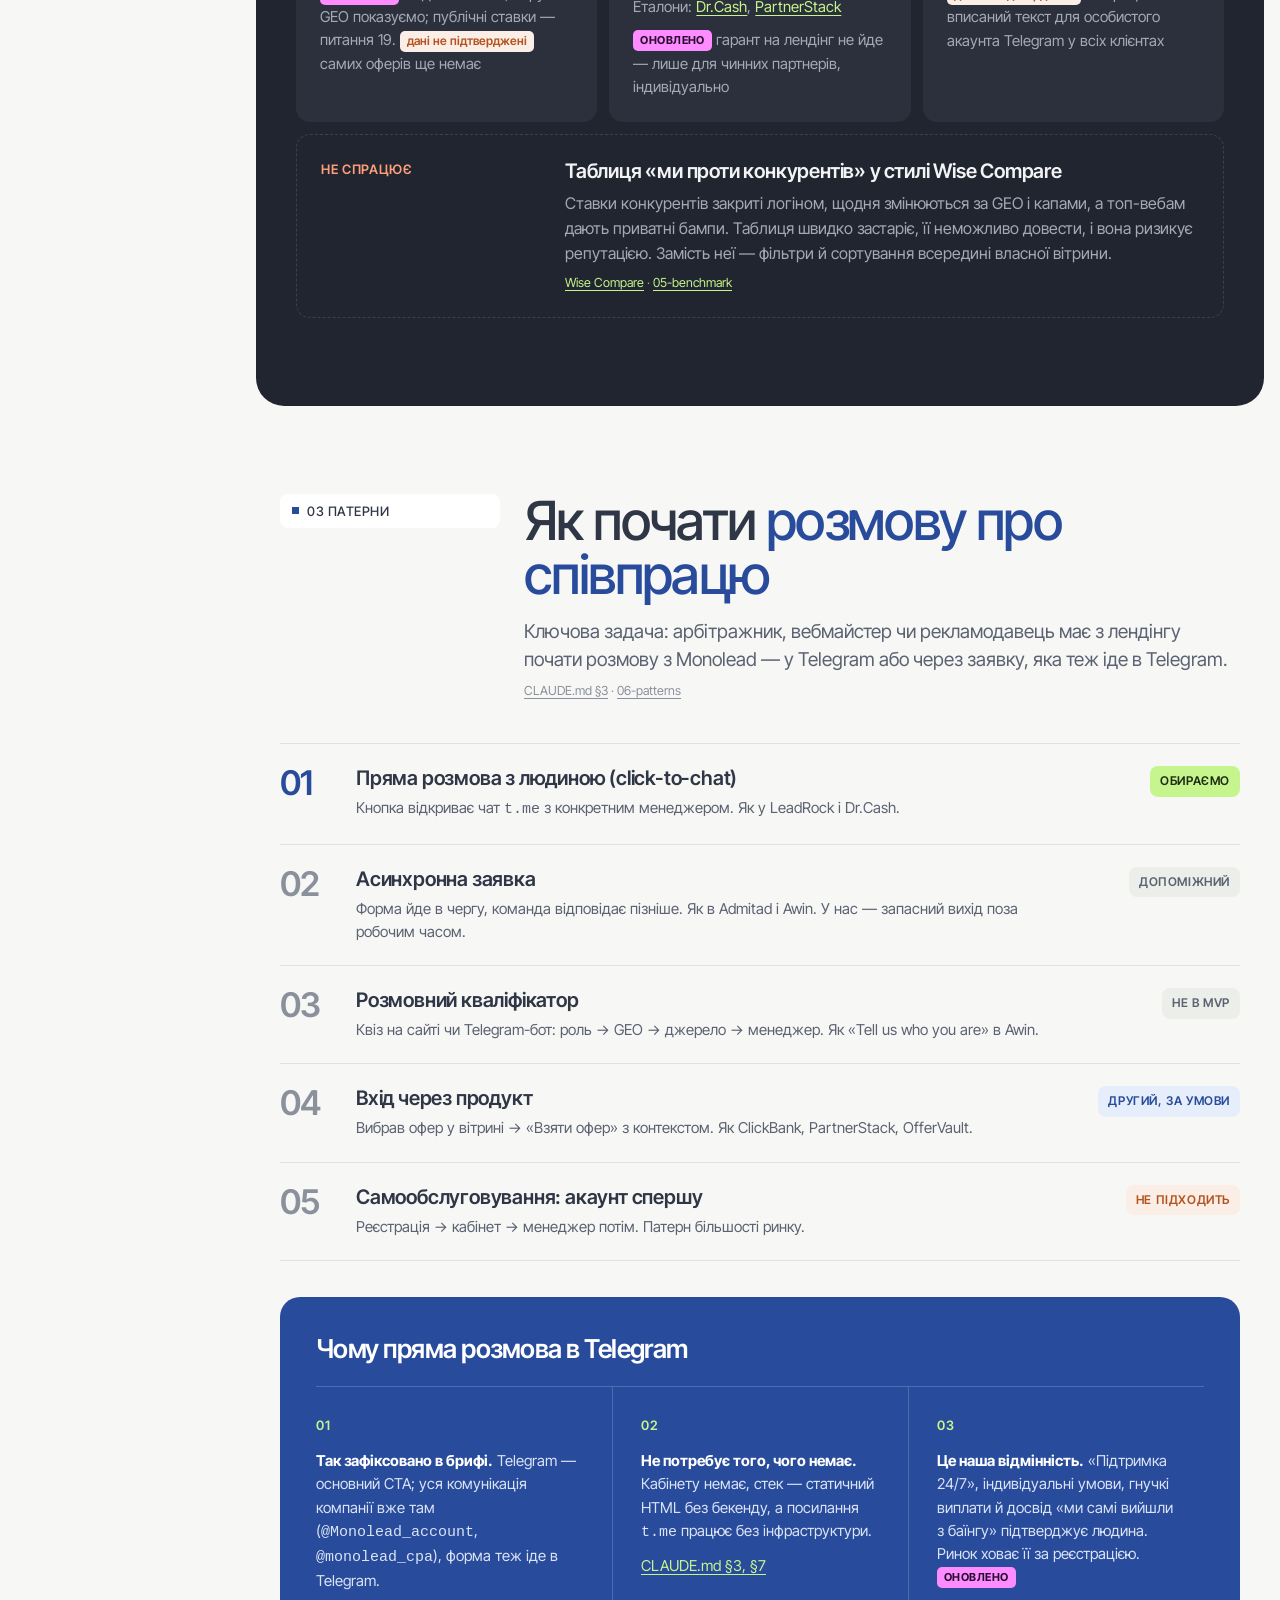
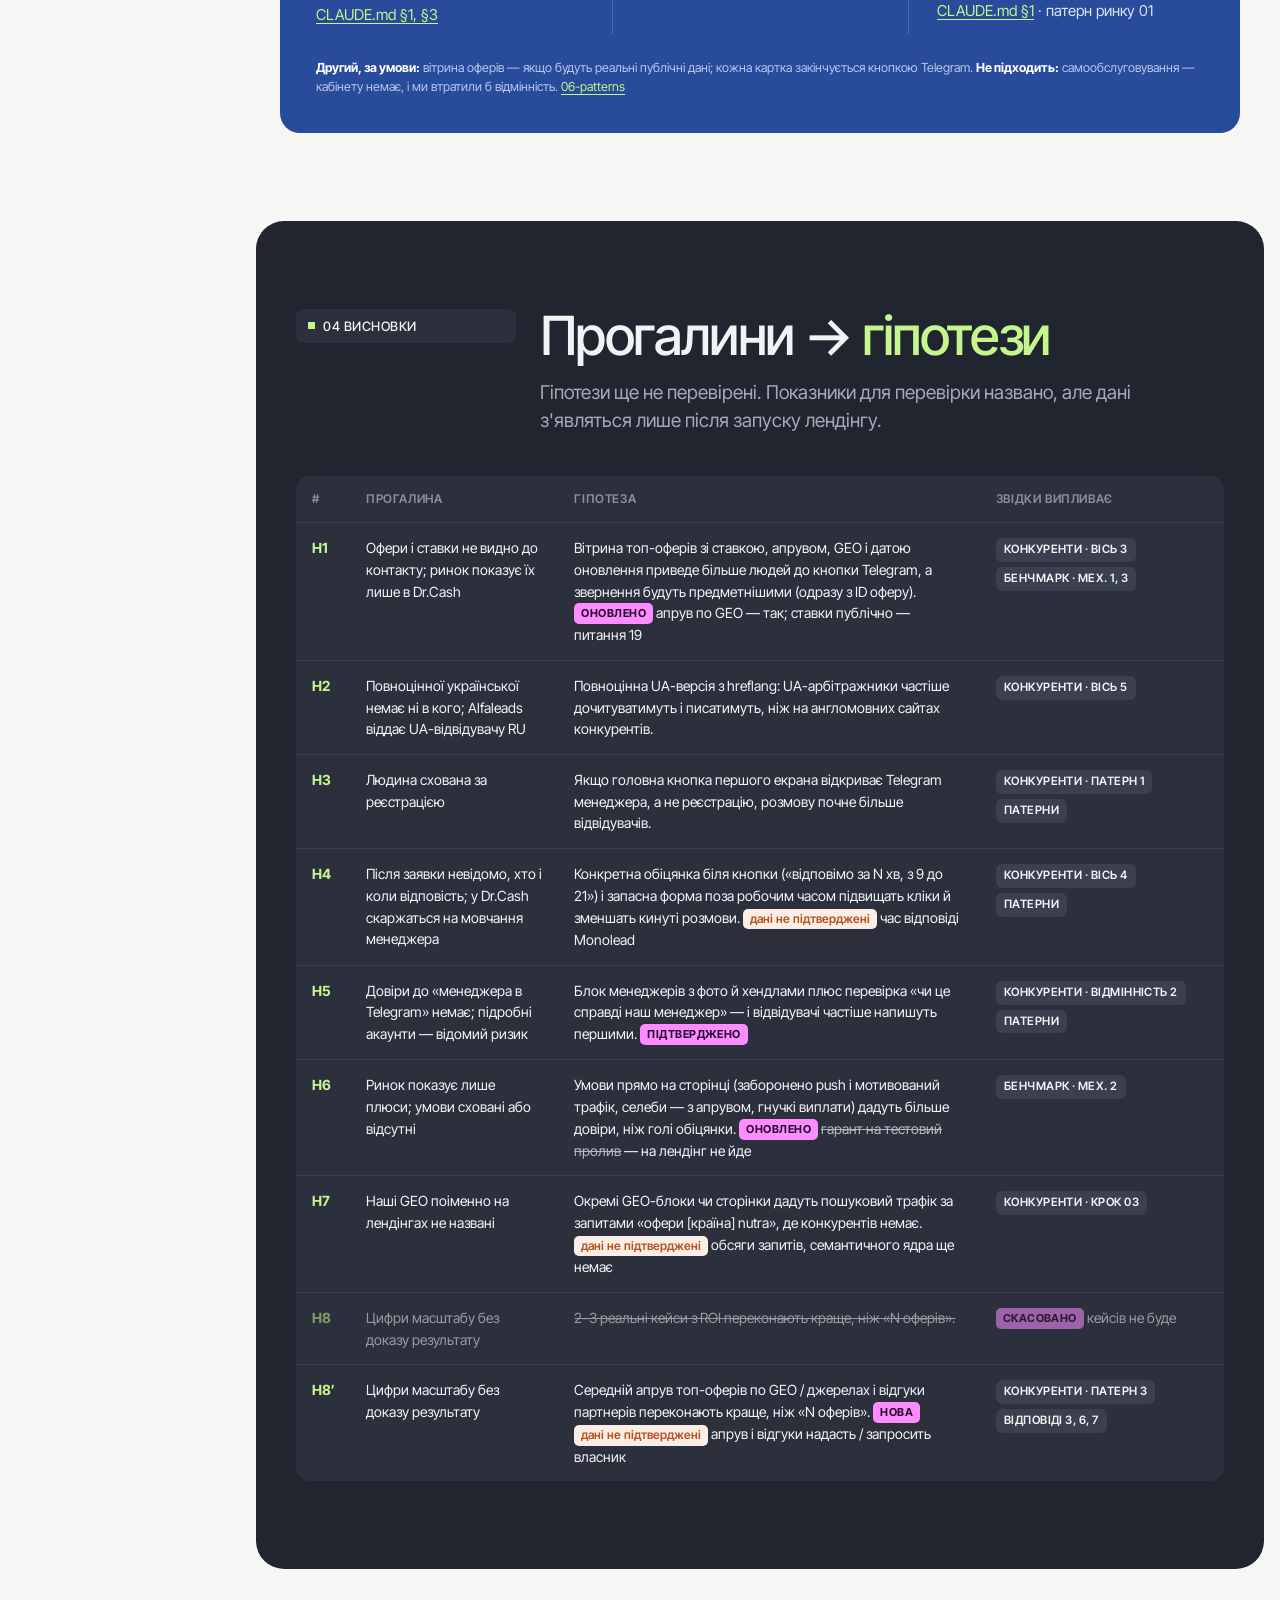
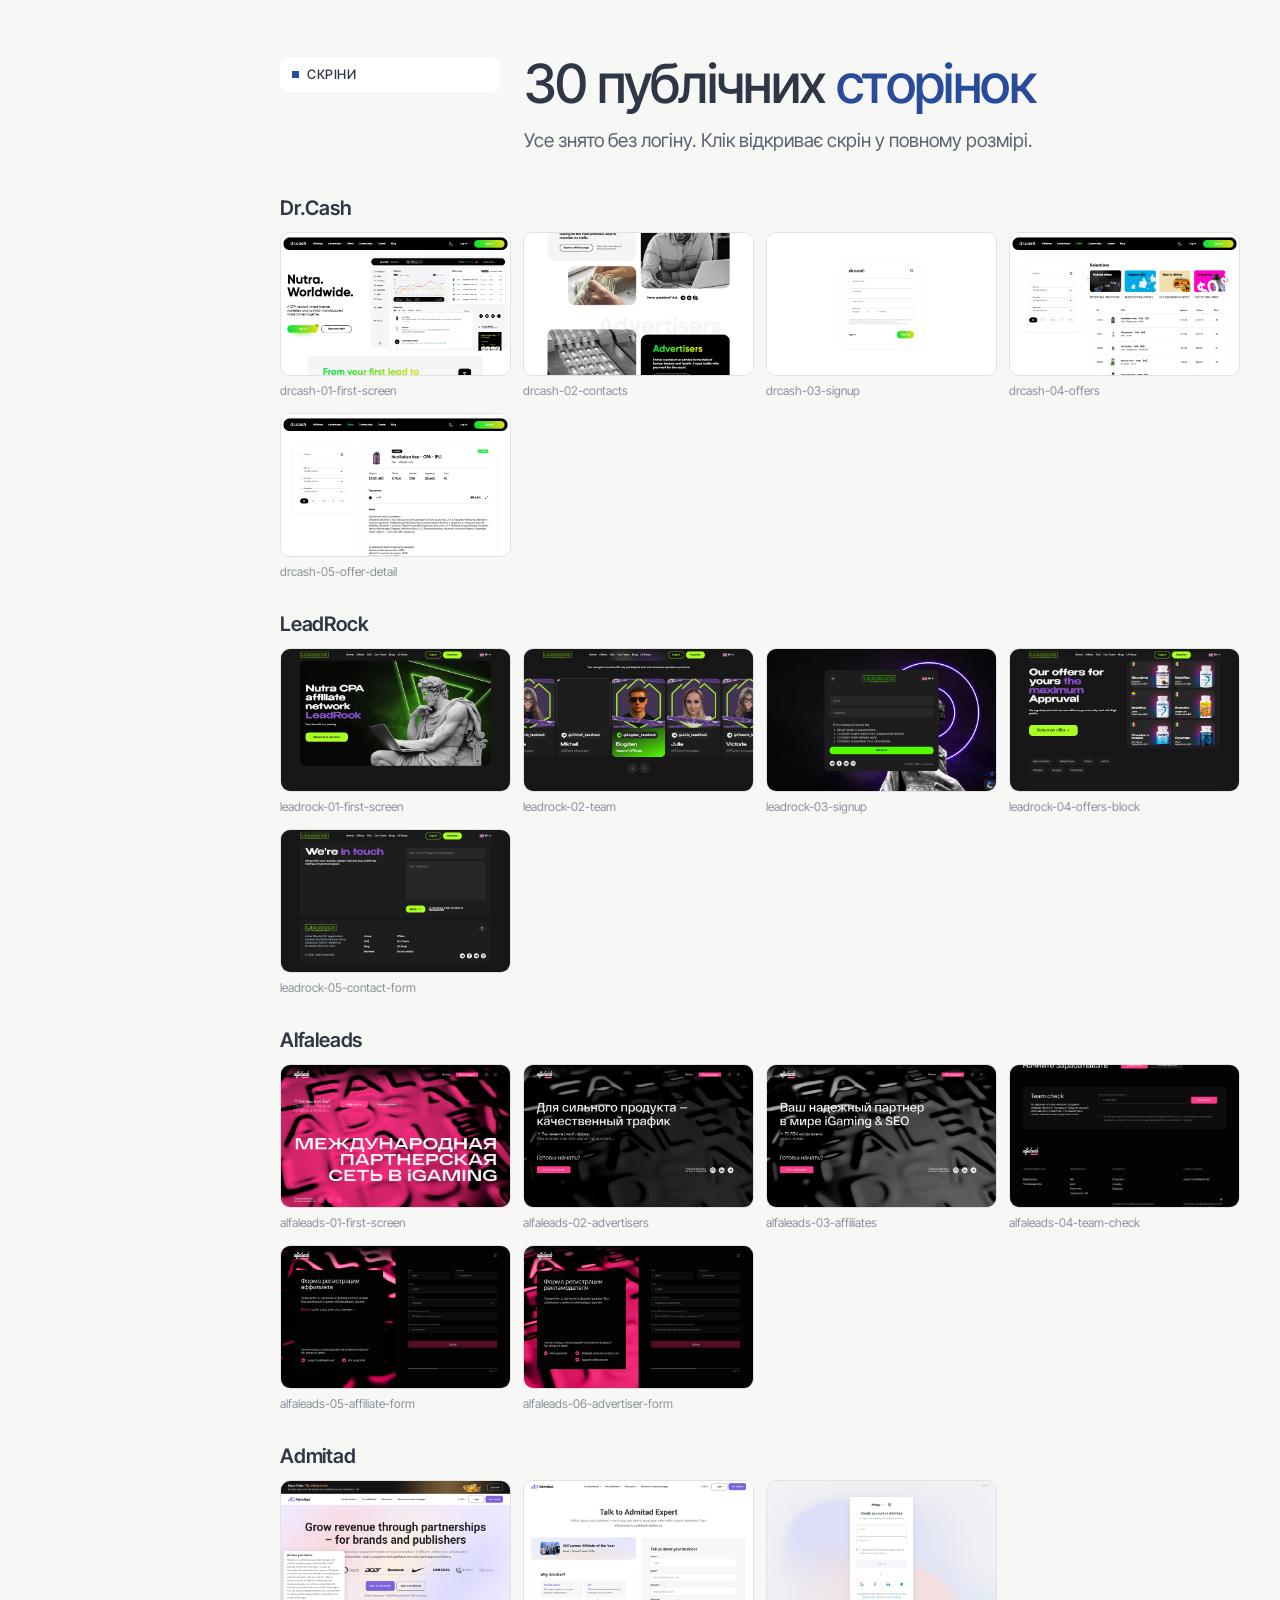
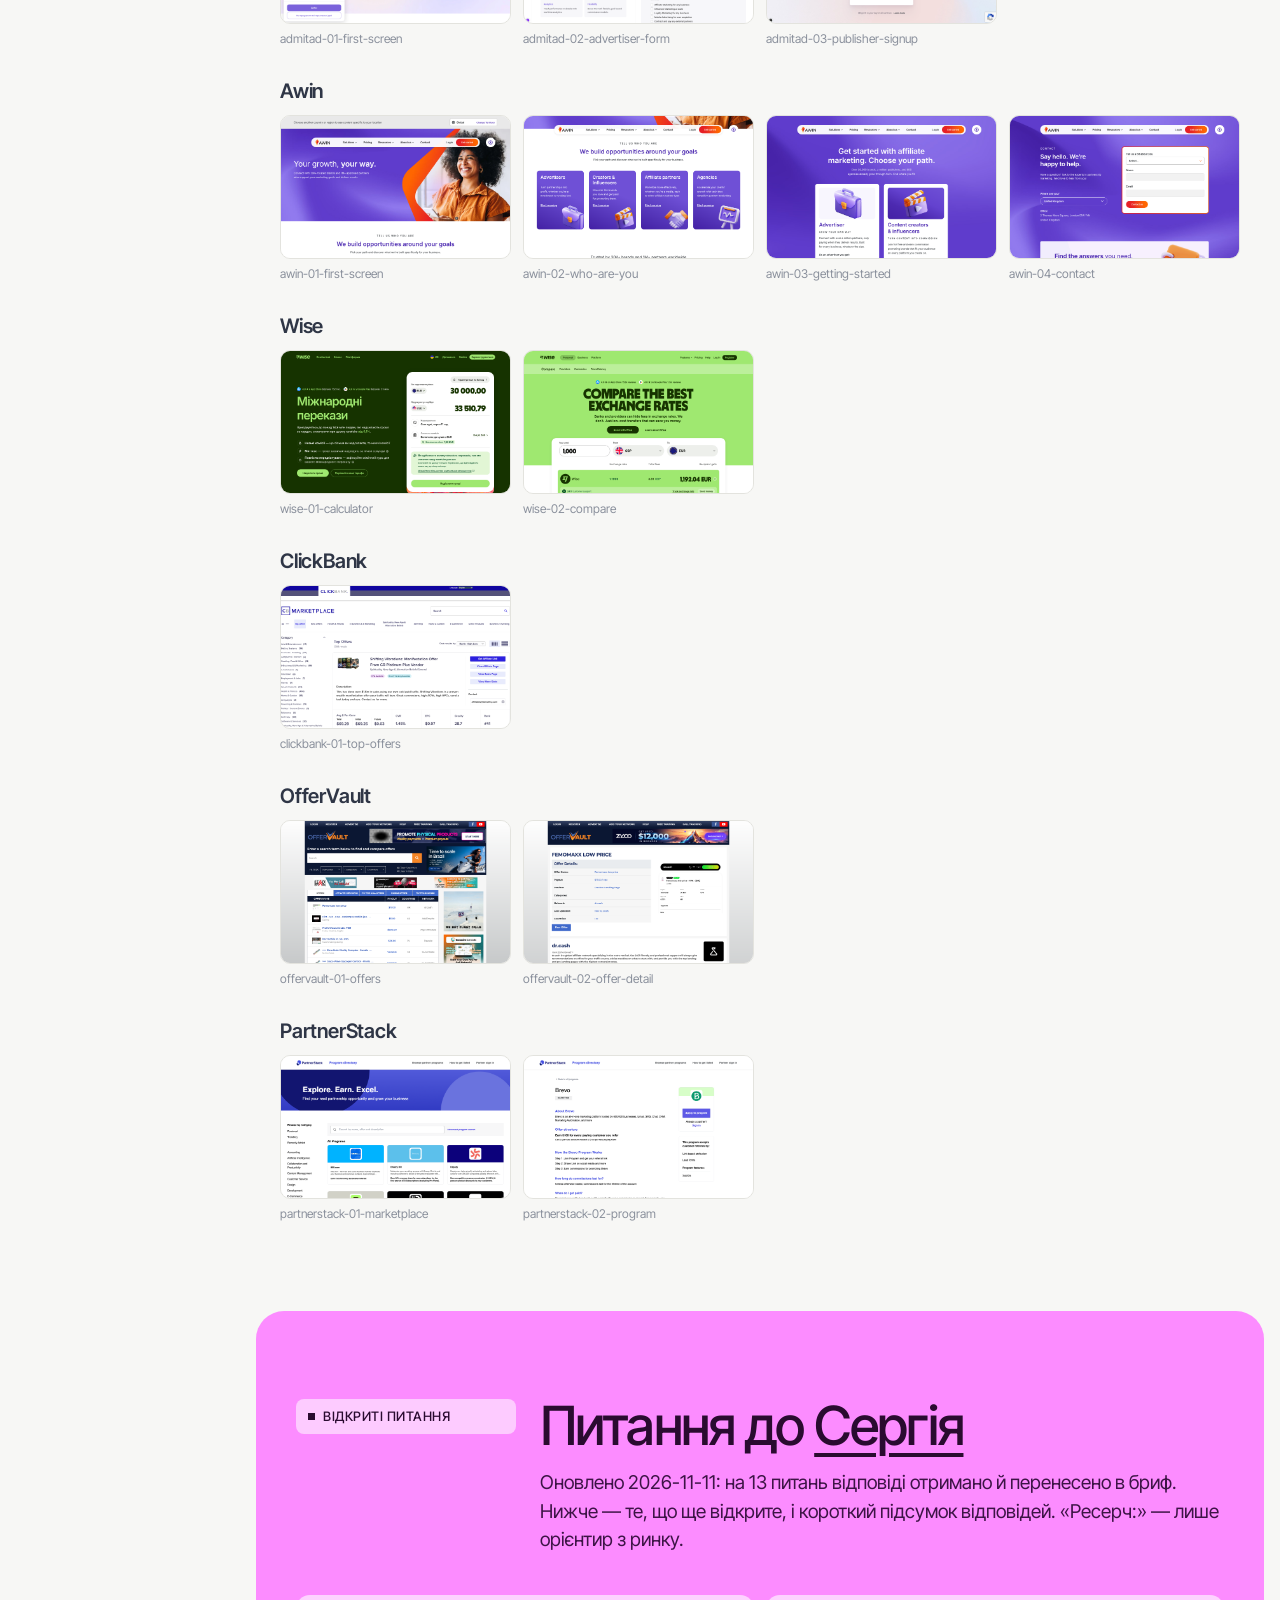
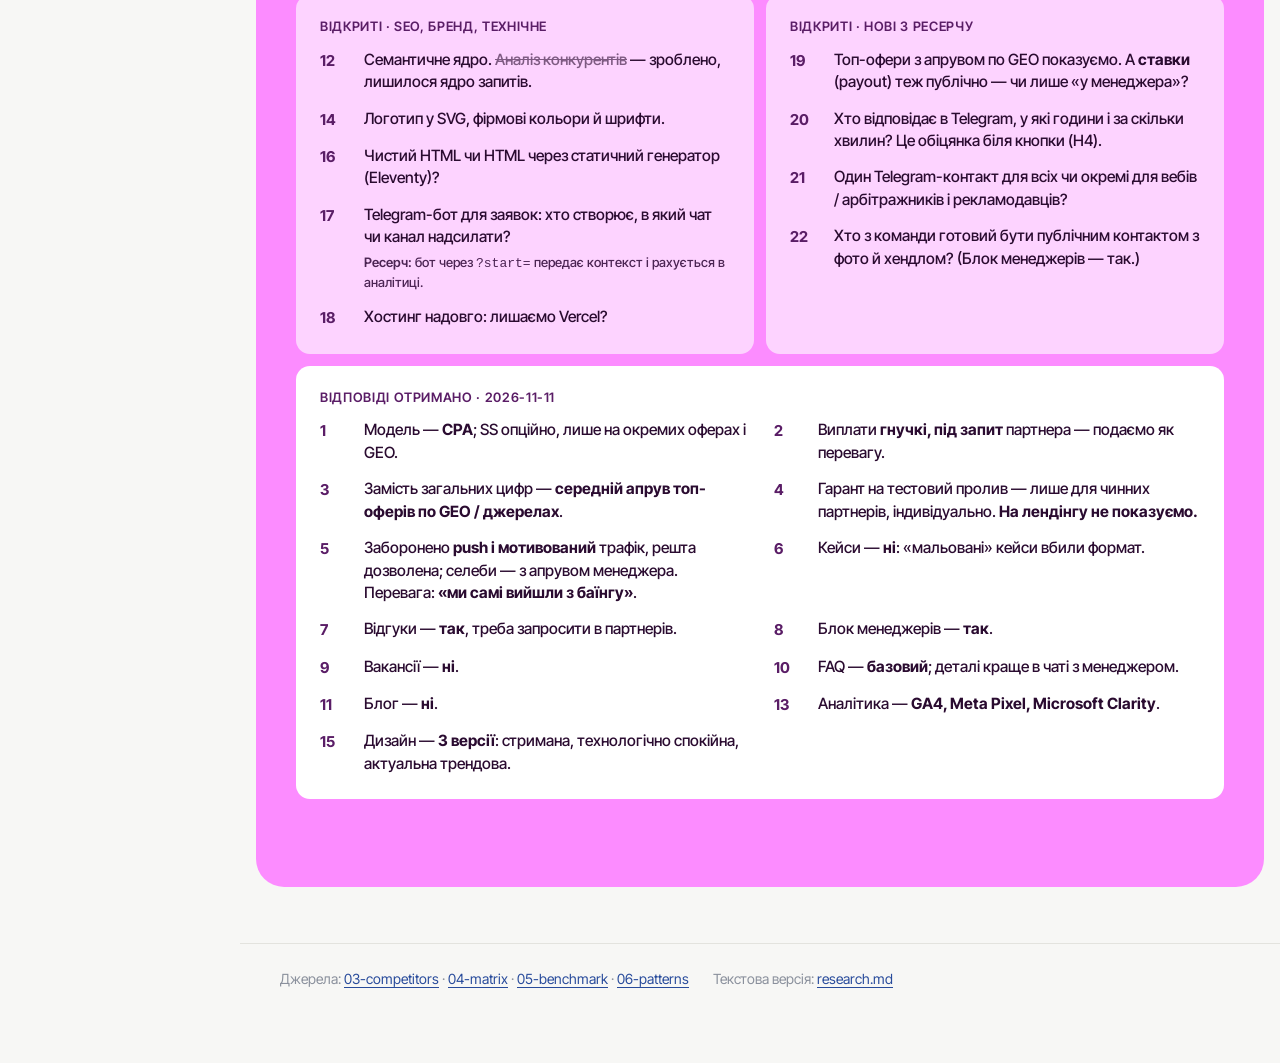
<file: research/research.html>
<!doctype html>
<html lang="uk" data-root="../">
<head>
  <meta charset="utf-8">
  <meta name="viewport" content="width=device-width, initial-scale=1">
  <title>Ресерч · Monolead</title>
  <meta name="description" content="Підсумок досліджень лендінгу Monolead: конкуренти, бенчмарк, UX-патерни, висновки й гіпотези.">
  <link rel="preconnect" href="https://fonts.googleapis.com">
  <link rel="preconnect" href="https://fonts.gstatic.com" crossorigin>
  <link href="https://fonts.googleapis.com/css2?family=Inter+Tight:wght@400;500;600;700&display=swap" rel="stylesheet">
  <link rel="stylesheet" href="../_nav/nav.css">
  <script src="../_nav/tree.js"></script>
  <script src="../_nav/nav.js" defer></script>
  <!-- Зібрано вручну з research/research.md. Джерело змісту — research.md: змінюєш його — онови цю сторінку в тому самому кроці. -->
  <style>
    :root {
      --bg: #f7f7f5;
      --ink: #2f3646;
      --ink-2: #5b6272;
      --muted: #8a909c;
      --line: #e3e3de;
      --card: #ffffff;
      --navy: #284b9b;
      --navy-ink: #ffffff;
      --lime: #c5f58c;
      --lime-ink: #1f2a12;
      --dark: #21252f;
      --dark-2: #2b303c;
      --dark-line: #3a404d;
      --dark-ink: #f2f3f5;
      --dark-muted: #a3a9b6;
      --warn: #b4531f;
      --pink: #fc8cff;
      --pink-ink: #2a0b30;
      --radius: 14px;
    }
    * { box-sizing: border-box; }
    html { scroll-behavior: smooth; }
    body {
      margin: 0;
      background: var(--bg);
      color: var(--ink);
      font: 16px/1.55 "Inter Tight", -apple-system, BlinkMacSystemFont, "Segoe UI", sans-serif;
      -webkit-font-smoothing: antialiased;
    }
    a { color: var(--navy); text-underline-offset: 3px; }
    img { max-width: 100%; display: block; }
    .wrap { max-width: 1180px; margin: 0 auto; padding: 0 40px; }

    /* chip — мітка секції як у референсу */
    .chip {
      display: inline-flex; align-items: center; gap: 8px;
      background: var(--card); color: var(--ink);
      font-size: 13px; font-weight: 500; letter-spacing: .04em; text-transform: uppercase;
      padding: 7px 12px; border-radius: 8px;
    }
    .chip::before { content: ""; width: 7px; height: 7px; background: var(--navy); }
    .dark .chip { background: var(--dark-2); color: var(--dark-ink); }
    .dark .chip::before { background: var(--lime); }

    h1, h2, h3 { margin: 0; color: inherit; }
    h1 { font-size: clamp(44px, 7vw, 84px); line-height: .98; font-weight: 700; letter-spacing: -0.035em; }
    h2 { font-size: clamp(34px, 4.6vw, 54px); line-height: 1; font-weight: 500; letter-spacing: -0.03em; }
    h2 em { font-style: normal; color: var(--navy); }
    .dark h2 em { color: var(--lime); }
    h3 { font-size: 20px; line-height: 1.2; font-weight: 600; letter-spacing: -0.01em; }
    p { margin: 0; }
    .lead { font-size: 19px; line-height: 1.5; color: var(--ink-2); max-width: 760px; }
    .small { font-size: 13px; color: var(--muted); }
    .src { font-size: 12.5px; color: var(--muted); }
    .src a { color: inherit; }
    .unconfirmed { display: inline-block; font-size: 12px; font-weight: 600; color: var(--warn); background: #fbeee6; padding: 1px 7px; border-radius: 5px; white-space: nowrap; }

    /* hero */
    .hero { padding: 72px 0 56px; position: relative; overflow: hidden; }
    .hero::after {
      content: ""; position: absolute; right: -180px; top: -120px; width: 620px; height: 620px;
      border: 1px solid var(--line); border-radius: 50%; pointer-events: none;
    }
    .hero .chip { margin-bottom: 22px; }
    .hero h1 { max-width: 900px; }
    .hero .lead { margin-top: 22px; }
    .hero-actions { margin-top: 30px; display: flex; flex-wrap: wrap; gap: 10px; }
    .btn {
      display: inline-flex; align-items: center; gap: 8px; padding: 14px 22px; border-radius: 10px;
      font-weight: 600; font-size: 15px; text-decoration: none;
    }
    .btn-navy { background: var(--navy); color: var(--navy-ink); }
    .btn-lime { background: var(--lime); color: var(--lime-ink); }
    .btn-ghost { background: var(--card); color: var(--ink); }
    .btn-pink { background: var(--pink); color: var(--pink-ink); }

    /* питання до Сергія */
    .questions { background: var(--pink); color: var(--pink-ink); border-radius: 28px; margin: 0 16px 16px; }
    .questions .chip { background: rgba(255,255,255,.55); color: var(--pink-ink); }
    .questions .chip::before { background: var(--pink-ink); }
    .questions h2 em { color: var(--pink-ink); text-decoration: underline; text-decoration-thickness: 4px; text-underline-offset: 8px; }
    .questions .lead { color: #3d1446; }
    .questions a { color: var(--pink-ink); }
    .q-groups { display: grid; grid-template-columns: repeat(2, 1fr); gap: 12px; }
    .q-group { background: rgba(255,255,255,.62); border-radius: var(--radius); padding: 24px; }
    .q-group h3 { font-size: 13px; font-weight: 600; letter-spacing: .05em; text-transform: uppercase; margin-bottom: 14px; color: #5a1d66; }
    .q-group ol { margin: 0; padding: 0; list-style: none; display: grid; gap: 14px; }
    .q-group li { display: grid; grid-template-columns: 34px 1fr; gap: 10px; }
    .q-num { font-size: 15px; font-weight: 700; color: #5a1d66; }
    .q-text { font-size: 15.5px; line-height: 1.45; font-weight: 500; }
    .q-later { display: inline-block; font-size: 11px; font-weight: 600; letter-spacing: .04em; text-transform: uppercase; background: var(--pink-ink); color: #fff; padding: 2px 7px; border-radius: 5px; margin-left: 6px; vertical-align: 2px; }
    .q-hint { display: block; font-size: 13px; line-height: 1.45; color: #4b2453; margin-top: 4px; }
    .q-hint b { font-weight: 600; }
    .q-done { text-decoration: line-through; opacity: .6; }
    .q-group.wide { grid-column: 1 / -1; background: #fff; }
    .q-group ol.answers { grid-template-columns: repeat(2, 1fr); column-gap: 28px; }
    @media (max-width: 860px) { .q-group ol.answers { grid-template-columns: 1fr; } }

    .stats { display: grid; grid-template-columns: repeat(5, 1fr); gap: 0; margin-top: 56px; border-top: 1px solid var(--line); }
    .stat { padding: 22px 18px 0 0; display: flex; align-items: flex-start; gap: 12px; }
    .stat b { font-size: 52px; line-height: .9; font-weight: 600; letter-spacing: -0.04em; }
    .stat span { font-size: 15px; line-height: 1.25; color: var(--navy); font-weight: 500; padding-top: 2px; }

    .provenance { margin-top: 40px; display: grid; grid-template-columns: 1fr 1fr; gap: 12px; }
    .prov { background: var(--card); border-radius: var(--radius); padding: 20px 22px; }
    .prov h3 { font-size: 16px; margin-bottom: 6px; display: flex; align-items: center; gap: 10px; }
    .tag { font-size: 11px; font-weight: 600; letter-spacing: .05em; text-transform: uppercase; padding: 3px 8px; border-radius: 6px; }
    .tag-pub { background: #e6edfb; color: var(--navy); }
    .tag-own { background: #eceee9; color: var(--ink-2); }
    .prov p { color: var(--ink-2); font-size: 15px; }

    /* section nav */
    .toc { position: sticky; top: 0; z-index: 5; background: color-mix(in srgb, var(--bg) 92%, transparent); backdrop-filter: blur(8px); border-bottom: 1px solid var(--line); }
    .toc .wrap { display: flex; gap: 6px; padding-top: 10px; padding-bottom: 10px; overflow-x: auto; }
    .toc a { white-space: nowrap; text-decoration: none; color: var(--ink); font-size: 13px; font-weight: 600; letter-spacing: .04em; text-transform: uppercase; padding: 8px 12px; border-radius: 8px; }
    .toc a:hover { background: var(--card); }

    section { padding: 88px 0; scroll-margin-top: 56px; }
    .sec-head { display: grid; grid-template-columns: 220px 1fr; gap: 24px; margin-bottom: 40px; align-items: start; }
    .sec-head .lead { margin-top: 16px; }

    /* plates */
    .dark { background: var(--dark); color: var(--dark-ink); border-radius: 28px; margin: 0 16px; }
    .dark .lead { color: var(--dark-muted); }
    .dark .src, .dark .small { color: var(--dark-muted); }
    .dark a { color: var(--lime); }

    /* tables */
    .table-wrap { overflow-x: auto; border-radius: var(--radius); background: var(--card); }
    .dark .table-wrap { background: var(--dark-2); }
    table { border-collapse: collapse; width: 100%; font-size: 14px; }
    th, td { text-align: left; vertical-align: top; padding: 14px 16px; border-bottom: 1px solid var(--line); }
    .dark th, .dark td { border-color: var(--dark-line); }
    thead th { font-size: 12px; font-weight: 600; letter-spacing: .05em; text-transform: uppercase; color: var(--muted); background: transparent; }
    .co-link { color: inherit; text-decoration: none; border-bottom: 1px solid transparent; transition: color .2s, border-color .2s; }
    .co-link:hover, .co-link:focus-visible { color: var(--ink); border-bottom-color: currentColor; outline: none; }
    tbody tr:last-child td { border-bottom: 0; }
    td.axis { font-weight: 600; min-width: 170px; }
    .matrix td { min-width: 190px; }
    .matrix td .src { display: block; margin-top: 6px; }
    .shot-row td { padding-top: 16px; }
    .thumb { display: block; border-radius: 10px; overflow: hidden; border: 1px solid var(--line); aspect-ratio: 16/10; background: var(--bg); cursor: zoom-in; }
    .thumb img { width: 100%; height: 100%; object-fit: cover; object-position: top; transition: transform .3s; }
    .thumb:hover img { transform: scale(1.03); }
    .yes { color: #1f7a3b; font-weight: 600; } .part { color: #9a6a00; font-weight: 600; } .no { color: var(--warn); font-weight: 600; }

    /* cards */
    .cols { display: grid; grid-template-columns: repeat(3, 1fr); border-top: 1px solid var(--line); }
    .col { padding: 28px 28px 8px 0; }
    .col + .col { padding-left: 28px; border-left: 1px solid var(--line); }
    .col .num { font-size: 13px; font-weight: 600; color: var(--navy); letter-spacing: .04em; margin-bottom: 14px; }
    .col h3 { margin-bottom: 10px; }
    .col p { color: var(--ink-2); font-size: 15px; }
    .col .src { margin-top: 10px; }
    .dark .cols, .dark .col + .col { border-color: var(--dark-line); }
    .dark .col p { color: var(--dark-muted); }
    .dark .col .num { color: var(--lime); }
    .subhead { margin: 56px 0 18px; font-size: 13px; font-weight: 600; letter-spacing: .05em; text-transform: uppercase; color: var(--muted); }

    /* benchmark */
    .statement { font-size: clamp(22px, 2.6vw, 30px); line-height: 1.3; letter-spacing: -0.015em; font-weight: 500; max-width: 920px; }
    .statement b { color: var(--lime); font-weight: 600; }
    .scores td, .scores th { text-align: center; }
    .scores td:first-child, .scores th:first-child { text-align: left; }
    .score { display: inline-flex; width: 30px; height: 30px; align-items: center; justify-content: center; border-radius: 8px; font-weight: 600; }
    .s5 { background: var(--lime); color: var(--lime-ink); }
    .s4 { background: #9bc56b; color: #14200a; }
    .s3 { background: #59657a; color: #fff; }
    .s2 { background: #444b59; color: #d5d8de; }
    .s1 { background: #383d48; color: #9aa0ab; }
    .total td { font-size: 18px; font-weight: 700; }
    .contrast { opacity: .62; }
    .mech { display: grid; grid-template-columns: repeat(3, 1fr); gap: 12px; }
    .mech .card { background: var(--dark-2); border-radius: var(--radius); padding: 24px; display: flex; flex-direction: column; gap: 10px; }
    .mech .card .n { font-size: 44px; font-weight: 600; letter-spacing: -0.04em; color: var(--lime); line-height: 1; }
    .mech .card p { color: var(--dark-muted); font-size: 15px; }
    .nogo { margin-top: 12px; border: 1px dashed var(--dark-line); border-radius: var(--radius); padding: 24px; display: grid; grid-template-columns: 220px 1fr; gap: 24px; }
    .nogo .label { color: #ff9f7a; font-weight: 600; font-size: 13px; letter-spacing: .05em; text-transform: uppercase; }
    .nogo p { color: var(--dark-muted); }
    .strip { display: grid; grid-template-columns: repeat(4, 1fr); gap: 12px; margin-top: 28px; }
    .strip figure { margin: 0; }
    .strip figcaption { font-size: 12.5px; color: var(--dark-muted); margin-top: 8px; }
    .dark .thumb { border-color: var(--dark-line); }

    /* patterns */
    .patterns { display: grid; gap: 0; border-top: 1px solid var(--line); }
    .pattern { display: grid; grid-template-columns: 56px 1fr 180px; gap: 20px; padding: 22px 0; border-bottom: 1px solid var(--line); align-items: start; }
    .pattern .idx { font-size: 34px; font-weight: 600; letter-spacing: -0.04em; color: var(--muted); line-height: 1; }
    .pattern p { color: var(--ink-2); font-size: 15px; margin-top: 6px; }
    .verdict { justify-self: end; font-size: 12px; font-weight: 600; letter-spacing: .05em; text-transform: uppercase; padding: 6px 10px; border-radius: 8px; }
    .v-best { background: var(--lime); color: var(--lime-ink); }
    .v-second { background: #e6edfb; color: var(--navy); }
    .v-no { background: #fbeee6; color: var(--warn); }
    .v-none { background: #eceee9; color: var(--ink-2); }
    .pattern.best .idx { color: var(--navy); }
    .why { margin-top: 36px; background: var(--navy); color: #fff; border-radius: 20px; padding: 36px; }
    .why h3 { font-size: 26px; letter-spacing: -0.02em; margin-bottom: 22px; }
    .why .cols { border-color: rgba(255,255,255,.18); }
    .why .col + .col { border-color: rgba(255,255,255,.18); }
    .why .col p { color: #dbe3f6; }
    .why .col .num { color: var(--lime); }
    .why a { color: var(--lime); }
    .why .src { color: #b8c6ea; }

    /* оновлення 2026-11-11 */
    .upd { display: inline-block; font-size: 11px; font-weight: 700; letter-spacing: .04em; text-transform: uppercase; background: var(--pink); color: var(--pink-ink); padding: 2px 7px; border-radius: 5px; white-space: nowrap; vertical-align: 1px; }
    .update-box { margin-top: 12px; background: var(--pink); color: var(--pink-ink); border-radius: var(--radius); padding: 22px 24px; }
    .update-box h3 { font-size: 17px; margin-bottom: 10px; }
    .update-box ul { margin: 0; padding-left: 18px; display: grid; gap: 6px; font-size: 15px; }
    .update-box a { color: var(--pink-ink); }
    .update-box .upd { background: #fff; }
    tr.cancelled td { opacity: .55; }
    tr.cancelled td:nth-child(3) { text-decoration: line-through; }
    s { opacity: .7; }

    /* conclusions */
    .hyp td:first-child { font-weight: 700; color: var(--navy); white-space: nowrap; }
    .from { display: inline-block; font-size: 11.5px; font-weight: 600; letter-spacing: .04em; text-transform: uppercase; padding: 3px 8px; border-radius: 6px; background: #eceee9; color: var(--ink-2); margin: 0 4px 4px 0; white-space: nowrap; text-decoration: none; }
    .dark a.from { background: var(--dark-line); color: var(--dark-ink); }
    .dark a.from:hover { background: var(--lime); color: var(--lime-ink); }

    /* gallery */
    .gallery-group { margin-top: 30px; }
    .gallery-group h3 { margin-bottom: 12px; }
    .grid { display: grid; grid-template-columns: repeat(auto-fill, minmax(210px, 1fr)); gap: 12px; }
    .grid figcaption { font-size: 12px; color: var(--muted); margin-top: 6px; }
    .grid figure { margin: 0; }

    footer { padding: 40px 0 80px; color: var(--muted); font-size: 14px; }
    footer .wrap { border-top: 1px solid var(--line); padding-top: 24px; display: flex; flex-wrap: wrap; gap: 8px 24px; }

    /* lightbox */
    dialog.lb { border: 0; padding: 0; background: transparent; max-width: 94vw; max-height: 92vh; }
    dialog.lb::backdrop { background: rgba(20, 23, 30, .82); }
    dialog.lb img { max-width: 94vw; max-height: 86vh; border-radius: 12px; }
    dialog.lb p { color: #fff; font-size: 13px; margin-top: 8px; text-align: center; }

    @media (max-width: 1100px) {
      .stats { grid-template-columns: repeat(3, 1fr); row-gap: 20px; }
      .mech { grid-template-columns: 1fr; }
      .strip { grid-template-columns: repeat(2, 1fr); }
    }
    @media (max-width: 860px) {
      .wrap { padding: 0 16px; }
      .sec-head { grid-template-columns: 1fr; }
      .cols { grid-template-columns: 1fr; }
      .col, .col + .col { padding: 22px 0 6px; border-left: 0; border-top: 1px solid var(--line); }
      .provenance { grid-template-columns: 1fr; }
      .pattern { grid-template-columns: 40px 1fr; }
      .verdict { grid-column: 2; justify-self: start; }
      .nogo { grid-template-columns: 1fr; }
      .q-groups { grid-template-columns: 1fr; }
      .questions { margin: 0; border-radius: 0; }
      .dark { margin: 0; border-radius: 0; }
      .why { padding: 24px; }
      section { padding: 64px 0; }
      .stats { grid-template-columns: repeat(2, 1fr); }
      .stat b { font-size: 40px; }
    }
    @media (prefers-reduced-motion: reduce) { html { scroll-behavior: auto; } .thumb img { transition: none; } }
  </style>
</head>
<body>

<header class="hero">
  <div class="wrap">
    <span class="chip">Ресерч · 2026-11-10</span>
    <h1>Ресерч лендінгу Monolead</h1>
    <p class="lead">Підсумок кроків 03–06: як конкуренти ведуть арбітражника до розмови про співпрацю, хто найкраще доводить цінність оферу ще до контакту, і який UX-патерн беремо в MVP.</p>
    <div class="hero-actions">
      <a class="btn btn-navy" href="#conclusions">Висновки й гіпотези ↵</a>
      <a class="btn btn-ghost" href="https://github.com/natocheiev/monolead-landing/blob/main/research/research.md" target="_blank" rel="noopener">research.md на GitHub</a>
      <a class="btn btn-pink" href="#questions">Питання до Сергія</a>
    </div>

    <div class="stats">
      <div class="stat"><b>5</b><span>конкурентів<br>у матриці</span></div>
      <div class="stat"><b>5</b><span>еталонів<br>у бенчмарку</span></div>
      <div class="stat"><b>5</b><span>UX-патернів<br>ключової задачі</span></div>
      <div class="stat"><b>8</b><span>гіпотез<br>для MVP</span></div>
      <div class="stat"><b>30</b><span>скрінів<br>публічних сторінок</span></div>
    </div>

    <div class="provenance">
      <div class="prov">
        <h3><span class="tag tag-pub">публ.</span> Публічні сторінки</h3>
        <p>Усі дані й 30 скрінів на цій сторінці взято з публічних сторінок без логіну (Playwright, Chrome 1440×900, локаль uk-UA). Кабінети не відкривали, форми не надсилали. Цифри конкурентів наведено так, як вони їх заявляють.</p>
      </div>
      <div class="prov">
        <h3><span class="tag tag-own">власний акаунт</span> Нічого</h3>
        <p>Теки <code>research/screens/own/</code> немає. Скрінів з вашого особистого кабінету в ресерчі немає, тож особистих даних на сторінці теж немає (перевірено перед публікацією).</p>
      </div>
    </div>

    <div class="update-box">
      <h3>Оновлено 2026-11-11: відповіді Сергія змінили частину висновків</h3>
      <ul>
        <li><b>Гарант на тестовий пролив</b> на лендінг не йде (лише для чинних партнерів, індивідуально) → механізм 2 і H6 переписано.</li>
        <li><b>Кейсів не буде</b> → H8 скасовано, натомість H8′: середній апрув топ-оферів по GEO / джерелах + відгуки партнерів.</li>
        <li><b>Підтверджено:</b> топ-офери з апрувом по GEO (H1, частково — ставки публічно ще питання 19) і блок менеджерів (H5).</li>
      </ul>
      <p class="src" style="margin-top:10px;color:#4b2453">Усі зміни позначено <span class="upd">оновлено</span>; початковий аналіз не стираємо. <a href="#questions">Відповіді й відкриті питання ↓</a></p>
    </div>
  </div>
</header>

<nav class="toc" aria-label="Розділи">
  <div class="wrap">
    <a href="#competitors">01 Конкуренти</a>
    <a href="#benchmark">02 Бенчмарк</a>
    <a href="#patterns">03 Патерни</a>
    <a href="#conclusions">04 Висновки</a>
    <a href="#screens">Скріни</a>
    <a href="#questions">Питання до Сергія</a>
  </div>
</nav>

<!-- ================= 01 КОНКУРЕНТИ ================= -->
<section id="competitors">
  <div class="wrap">
    <div class="sec-head">
      <span class="chip">01 Конкуренти</span>
      <div>
        <h2>Як ринок веде до <em>розмови</em></h2>
        <p class="lead">П'ять компаній з трьох груп: <b>Dr.Cash</b> і <b>LeadRock</b> (хард), <b>Alfaleads</b> і <b>Admitad</b> (софт), <b>Awin</b> (аспіраційний). <span class="src">Вибір і причини — <a href="notes/04-matrix.html">04-matrix</a></span></p>
      </div>
    </div>

    <div class="table-wrap">
      <table class="matrix">
        <thead>
          <tr><th>Вісь</th><th><a class="co-link" href="https://dr.cash/" target="_blank" rel="noopener">Dr.Cash<span aria-hidden="true"> ↗</span></a></th><th><a class="co-link" href="https://leadrock.com/" target="_blank" rel="noopener">LeadRock<span aria-hidden="true"> ↗</span></a></th><th><a class="co-link" href="https://alfaleads.net/" target="_blank" rel="noopener">Alfaleads<span aria-hidden="true"> ↗</span></a></th><th><a class="co-link" href="https://www.admitad.com/" target="_blank" rel="noopener">Admitad<span aria-hidden="true"> ↗</span></a></th><th><a class="co-link" href="https://www.awin.com/" target="_blank" rel="noopener">Awin<span aria-hidden="true"> ↗</span></a></th></tr>
        </thead>
        <tbody>
          <tr class="shot-row">
            <td class="axis">Перший екран</td>
            <td><a class="thumb" href="screens/drcash-01-first-screen.png"><img src="screens/drcash-01-first-screen.png" alt="Dr.Cash, перший екран" loading="lazy"></a></td>
            <td><a class="thumb" href="screens/leadrock-01-first-screen.png"><img src="screens/leadrock-01-first-screen.png" alt="LeadRock, перший екран" loading="lazy"></a></td>
            <td><a class="thumb" href="screens/alfaleads-01-first-screen.png"><img src="screens/alfaleads-01-first-screen.png" alt="Alfaleads, перший екран" loading="lazy"></a></td>
            <td><a class="thumb" href="screens/admitad-01-first-screen.png"><img src="screens/admitad-01-first-screen.png" alt="Admitad, перший екран" loading="lazy"></a></td>
            <td><a class="thumb" href="screens/awin-01-first-screen.png"><img src="screens/awin-01-first-screen.png" alt="Awin, перший екран" loading="lazy"></a></td>
          </tr>
          <tr>
            <td class="axis"></td>
            <td>«Nutra. Worldwide.», «Join us 1min» + «Research offer», мокап дашборду зі ставками</td>
            <td>Темний неон, статуя, «Become a partner», цифр немає</td>
            <td>Брутальна типографіка, кнопки-ролі «Аффилиаты / Рекламодатели»</td>
            <td>«Start as Advertiser / Publisher», логотипи брендів, «2000+ · 300,000+ · 50+»</td>
            <td>«Your growth, your way.», «30K+ brands, 1M+ partners», CTA лише в шапці</td>
          </tr>
          <tr>
            <td class="axis">«Написати компанії про співпрацю»</td>
            <td>Головна кнопка веде на реєстрацію; Telegram для вебів і рекламодавців — нижче першого екрана <span class="src"><a href="screens/drcash-02-contacts.png" class="lb-link">скрін</a></span></td>
            <td>4 менеджери з Telegram-хендлами + форма «We're in touch»; кнопка в хіро веде на логін <span class="src"><a href="screens/leadrock-02-team.png" class="lb-link">скрін</a> · <a href="screens/leadrock-05-contact-form.png" class="lb-link">скрін</a></span></td>
            <td>Окремі форми для двох ролей; Telegram лише у футері <span class="src"><a href="screens/alfaleads-05-affiliate-form.png" class="lb-link">скрін</a> · <a href="screens/alfaleads-06-advertiser-form.png" class="lb-link">скрін</a></span></td>
            <td>Рекламодавець → форма «Talk to Admitad Expert», паблішер → реєстрація <span class="src"><a href="screens/admitad-02-advertiser-form.png" class="lb-link">скрін</a> · <a href="screens/admitad-03-publisher-signup.png" class="lb-link">скрін</a></span></td>
            <td>«Choose your path» + контактна форма, месенджерів немає <span class="src"><a href="screens/awin-03-getting-started.png" class="lb-link">скрін</a> · <a href="screens/awin-04-contact.png" class="lb-link">скрін</a></span></td>
          </tr>
          <tr>
            <td class="axis">«Топові офери з високим ROI і максимальним конвертом»: чи видно одразу</td>
            <td><span class="yes">Так</span> — публічний каталог з Approve % і Payout <span class="src"><a href="screens/drcash-04-offers.png" class="lb-link">скрін</a></span></td>
            <td><span class="part">Частково</span> — «Payout up to $X» без GEO і апруву <span class="src"><a href="screens/leadrock-04-offers-block.png" class="lb-link">скрін</a></span></td>
            <td><span class="no">Ні</span> — доступ обмежений</td>
            <td><span class="no">Ні</span> — доступ обмежений</td>
            <td><span class="no">Ні</span> — лише бренди й кейси</td>
          </tr>
          <tr>
            <td class="axis">Як задача завершується</td>
            <td>Кабінет (доступ обмежений) або чат з менеджером; у відгуках скарги, що менеджер не відповідає <span class="src"><a href="screens/drcash-03-signup.png" class="lb-link">скрін</a> · <a href="https://uk.trustpilot.com/review/dr.cash" target="_blank" rel="noopener">Trustpilot</a></span></td>
            <td>Кабінет, Telegram або форма «Send»; що після надсилання — не перевіряли <span class="src"><a href="screens/leadrock-03-signup.png" class="lb-link">скрін</a></span></td>
            <td>Кабінет; є Team check для перевірки менеджера <span class="src"><a href="screens/alfaleads-04-team-check.png" class="lb-link">скрін</a></span></td>
            <td>Відповідь експерта (не перевіряли) або кабінет</td>
            <td>Відповідь команди (не перевіряли) або кабінет</td>
          </tr>
          <tr>
            <td class="axis">Мова (локаль uk-UA)</td>
            <td>Лише EN</td>
            <td>EN, сайт сам перевів на <code>/en/</code>; UA немає</td>
            <td><span class="no">Автоматичний редирект на RU</span></td>
            <td>EN + банер cookie українською</td>
            <td>EN, вибір регіону</td>
          </tr>
        </tbody>
      </table>
    </div>
    <p class="src" style="margin-top:10px">Мовна вісь: редиректи й атрибут <code>lang</code>, записані в <a href="notes/04-matrix.html">04-matrix</a>. Повна матриця з усіма джерелами — там само.</p>

    <p class="subhead">Три спільні патерни ринку</p>
    <div class="cols">
      <div class="col">
        <div class="num">01</div>
        <h3>Спершу реєстрація, а розмова потім</h3>
        <p>У 4 з 5 головна кнопка першого екрана веде на реєстрацію або логін, а живий контакт лежить нижче чи у футері.</p>
        <p class="src"><a href="screens/drcash-01-first-screen.png" class="lb-link">Dr.Cash</a> · <a href="screens/leadrock-01-first-screen.png" class="lb-link">LeadRock</a> · <a href="screens/alfaleads-01-first-screen.png" class="lb-link">Alfaleads</a> · <a href="screens/admitad-01-first-screen.png" class="lb-link">Admitad</a></p>
      </div>
      <div class="col">
        <div class="num">02</div>
        <h3>Розділення аудиторій на доріжки</h3>
        <p>«Хто ви» → свій шлях, своя форма чи контакт. Так у 4 з 5, виняток — LeadRock.</p>
        <p class="src"><a href="screens/awin-02-who-are-you.png" class="lb-link">Awin</a> · <a href="screens/alfaleads-01-first-screen.png" class="lb-link">Alfaleads</a> · <a href="screens/admitad-01-first-screen.png" class="lb-link">Admitad</a></p>
      </div>
      <div class="col">
        <div class="num">03</div>
        <h3>Масштаб у цифрах замість доказу результату</h3>
        <p>Великі цифри мережі є скрізь, кейсів з ROI на головних сторінках майже немає.</p>
        <p class="src"><a href="screens/admitad-01-first-screen.png" class="lb-link">Admitad</a> · <a href="screens/awin-01-first-screen.png" class="lb-link">Awin</a> · <a href="notes/03-competitors.html">03-competitors</a></p>
      </div>
    </div>

    <p class="subhead">Три відмінності</p>
    <div class="cols">
      <div class="col">
        <div class="num">01</div>
        <h3>Чи видно офери</h3>
        <p>Від публічного каталогу (Dr.Cash), через «виплату до $X» (LeadRock), до повністю закритих (Alfaleads, Admitad, Awin).</p>
        <p class="src"><a href="screens/drcash-04-offers.png" class="lb-link">Dr.Cash</a> · <a href="screens/leadrock-04-offers-block.png" class="lb-link">LeadRock</a></p>
      </div>
      <div class="col">
        <div class="num">02</div>
        <h3>Чим закінчується шлях</h3>
        <p>Кабінет, чат з людиною в Telegram або форма з відповіддю експерта. Довіру до Telegram-контакту підсилює лише Alfaleads (Team check).</p>
        <p class="src"><a href="screens/leadrock-02-team.png" class="lb-link">LeadRock</a> · <a href="screens/admitad-02-advertiser-form.png" class="lb-link">Admitad</a> · <a href="screens/alfaleads-04-team-check.png" class="lb-link">Alfaleads</a></p>
      </div>
      <div class="col">
        <div class="num">03</div>
        <h3>Мова і візуальний код</h3>
        <p>Повноцінної української немає ні в кого; Alfaleads віддає UA-відвідувачу RU. Стиль ділиться на темний неон і брутал (LeadRock, Alfaleads) та світлий корпоративний (Admitad, Awin).</p>
        <p class="src"><a href="screens/alfaleads-01-first-screen.png" class="lb-link">Alfaleads</a> · <a href="screens/leadrock-01-first-screen.png" class="lb-link">LeadRock</a> · <a href="notes/04-matrix.html">04-matrix</a></p>
      </div>
    </div>
    <p class="small" style="margin-top:22px"><b>Додатково з кроку 03:</b> жоден хард-конкурент не називає на лендінгу наші GEO (PL / RO / HU / CZ / SK) поіменно; вони є лише у фільтрі каталогу Dr.Cash. <span class="src"><a href="notes/03-competitors.html">03-competitors</a> · <a href="screens/drcash-04-offers.png" class="lb-link">скрін</a></span></p>
  </div>
</section>

<!-- ================= 02 БЕНЧМАРК ================= -->
<section id="benchmark" class="dark">
  <div class="wrap">
    <div class="sec-head">
      <span class="chip">02 Бенчмарк</span>
      <div>
        <h2>Доказовість оферів <em>до першого контакту</em></h2>
        <p class="lead" style="margin-top:16px">Вісь 3 матриці, де ринок найслабший. <span class="src"><a href="notes/05-benchmark.html">05-benchmark</a></span></p>
      </div>
    </div>

    <p class="statement">Людина не бачить, <b>які офери</b>, з якою <b>ставкою</b>, <b>апрувом</b> і на які <b>GEO</b> вона отримає, поки не зареєструється або не напише менеджеру. Тому обіцянку «топові офери з високим ROI» неможливо перевірити.</p>

    <p class="subhead" style="color:var(--dark-muted)">Оцінка за 8 критеріями, 1–5</p>
    <div class="table-wrap">
      <table class="scores">
        <thead>
          <tr><th>Критерій</th><th>Wise</th><th>ClickBank</th><th>Dr.Cash</th><th>OfferVault</th><th>PartnerStack</th><th class="contrast">LeadRock*</th></tr>
        </thead>
        <tbody>
          <tr><td>К1 Відкритість без логіну</td><td><span class="score s5">5</span></td><td><span class="score s5">5</span></td><td><span class="score s5">5</span></td><td><span class="score s5">5</span></td><td><span class="score s5">5</span></td><td class="contrast"><span class="score s2">2</span></td></tr>
          <tr><td>К2 Метрики на картці</td><td><span class="score s5">5</span></td><td><span class="score s5">5</span></td><td><span class="score s5">5</span></td><td><span class="score s3">3</span></td><td><span class="score s3">3</span></td><td class="contrast"><span class="score s2">2</span></td></tr>
          <tr><td>К3 Доказовість чисел</td><td><span class="score s5">5</span></td><td><span class="score s5">5</span></td><td><span class="score s2">2</span></td><td><span class="score s2">2</span></td><td><span class="score s2">2</span></td><td class="contrast"><span class="score s1">1</span></td></tr>
          <tr><td>К4 Свіжість</td><td><span class="score s5">5</span></td><td><span class="score s4">4</span></td><td><span class="score s3">3</span></td><td><span class="score s4">4</span></td><td><span class="score s2">2</span></td><td class="contrast"><span class="score s1">1</span></td></tr>
          <tr><td>К5 Порівнюваність</td><td><span class="score s5">5</span></td><td><span class="score s5">5</span></td><td><span class="score s4">4</span></td><td><span class="score s4">4</span></td><td><span class="score s3">3</span></td><td class="contrast"><span class="score s2">2</span></td></tr>
          <tr><td>К6 Чесність обмежень</td><td><span class="score s4">4</span></td><td><span class="score s3">3</span></td><td><span class="score s5">5</span></td><td><span class="score s1">1</span></td><td><span class="score s4">4</span></td><td class="contrast"><span class="score s1">1</span></td></tr>
          <tr><td>К7 Під мій випадок</td><td><span class="score s5">5</span></td><td><span class="score s3">3</span></td><td><span class="score s3">3</span></td><td><span class="score s3">3</span></td><td><span class="score s2">2</span></td><td class="contrast"><span class="score s1">1</span></td></tr>
          <tr><td>К8 Міст до дії</td><td><span class="score s5">5</span></td><td><span class="score s5">5</span></td><td><span class="score s2">2</span></td><td><span class="score s4">4</span></td><td><span class="score s5">5</span></td><td class="contrast"><span class="score s2">2</span></td></tr>
          <tr class="total"><td>Сума з 40</td><td>39</td><td>35</td><td>29</td><td>26</td><td>26</td><td class="contrast">12</td></tr>
        </tbody>
      </table>
    </div>
    <p class="src" style="margin-top:10px">* LeadRock — для контрасту, типовий хард-конкурент. Шкала й обґрунтування кожної оцінки — <a href="notes/05-benchmark.html">05-benchmark</a>.</p>

    <div class="strip">
      <figure><a class="thumb" href="screens/wise-01-calculator.png"><img src="screens/wise-01-calculator.png" alt="Wise, калькулятор переказу" loading="lazy"></a><figcaption>Wise — live-курс, комісія окремо, «гарантується 52 год»</figcaption></figure>
      <figure><a class="thumb" href="screens/clickbank-01-top-offers.png"><img src="screens/clickbank-01-top-offers.png" alt="ClickBank, Top Offers" loading="lazy"></a><figcaption>ClickBank — $/Conv, CVR, EPC, Gravity з періодами</figcaption></figure>
      <figure><a class="thumb" href="screens/drcash-05-offer-detail.png"><img src="screens/drcash-05-offer-detail.png" alt="Dr.Cash, картка оферу" loading="lazy"></a><figcaption>Dr.Cash — картка: ставка, апрув, холд, заборони</figcaption></figure>
      <figure><a class="thumb" href="screens/offervault-02-offer-detail.png"><img src="screens/offervault-02-offer-detail.png" alt="OfferVault, картка оферу" loading="lazy"></a><figcaption>OfferVault — «Last Updated» на картці</figcaption></figure>
    </div>

    <p class="subhead" style="color:var(--dark-muted)">Топ-3 механізми для MVP</p>
    <div class="mech">
      <div class="card">
        <span class="n">01</span>
        <h3>Вітрина оферів з чесною карткою</h3>
        <p>Ставка, апрув, GEO, модель, статус і «Оновлено: дата»; у кожної метрики підказка «що це і за який період». Закриває К1–К4.</p>
        <p class="src">Еталони: <a href="screens/clickbank-01-top-offers.png" class="lb-link">ClickBank</a>, <a href="screens/drcash-05-offer-detail.png" class="lb-link">Dr.Cash</a>, <a href="screens/offervault-02-offer-detail.png" class="lb-link">OfferVault</a></p>
        <p><span class="upd">оновлено</span> модель — CPA, апрув по GEO показуємо; публічні ставки — питання 19. <span class="unconfirmed">дані не підтверджені</span> самих оферів ще немає</p>
      </div>
      <div class="card">
        <span class="n">02</span>
        <h3>Обмеження й умови на сторінці</h3>
        <p>Заборонено push і мотивований трафік, селеби — з апрувом менеджера, виплати гнучкі під запит. Ринок показує лише плюси, тож названі умови самі стають доказом (К6). <s>«Гарант на тестовий пролив»</s></p>
        <p class="src">Еталони: <a href="screens/drcash-05-offer-detail.png" class="lb-link">Dr.Cash</a>, <a href="screens/partnerstack-02-program.png" class="lb-link">PartnerStack</a></p>
        <p><span class="upd">оновлено</span> гарант на лендінг не йде — лише для чинних партнерів, індивідуально</p>
      </div>
      <div class="card">
        <span class="n">03</span>
        <h3>Дія з картки без втрати контексту</h3>
        <p>«Взяти в Telegram» відкриває чат з уже вписаним ID оферу і GEO. Головна дія стає продовженням вибору (К8).</p>
        <p class="src">Еталони: <a href="screens/clickbank-01-top-offers.png" class="lb-link">ClickBank</a>, <a href="screens/partnerstack-02-program.png" class="lb-link">PartnerStack</a>, <a href="screens/wise-01-calculator.png" class="lb-link">Wise</a></p>
        <p><span class="unconfirmed">дані не підтверджені</span> чи працює вписаний текст для особистого акаунта Telegram у всіх клієнтах</p>
      </div>
    </div>

    <div class="nogo">
      <span class="label">Не спрацює</span>
      <div>
        <h3 style="margin-bottom:8px">Таблиця «ми проти конкурентів» у стилі Wise Compare</h3>
        <p>Ставки конкурентів закриті логіном, щодня змінюються за GEO і капами, а топ-вебам дають приватні бампи. Таблиця швидко застаріє, її неможливо довести, і вона ризикує репутацією. Замість неї — фільтри й сортування всередині власної вітрини.</p>
        <p class="src" style="margin-top:8px"><a href="screens/wise-02-compare.png" class="lb-link">Wise Compare</a> · <a href="notes/05-benchmark.html">05-benchmark</a></p>
      </div>
    </div>
  </div>
</section>

<!-- ================= 03 ПАТЕРНИ ================= -->
<section id="patterns">
  <div class="wrap">
    <div class="sec-head">
      <span class="chip">03 Патерни</span>
      <div>
        <h2>Як почати <em>розмову про співпрацю</em></h2>
        <p class="lead">Ключова задача: арбітражник, вебмайстер чи рекламодавець має з лендінгу почати розмову з Monolead — у Telegram або через заявку, яка теж іде в Telegram. <span class="src"><a href="https://github.com/natocheiev/monolead-landing/blob/main/CLAUDE.md" target="_blank" rel="noopener">CLAUDE.md §3</a> · <a href="notes/06-patterns.html">06-patterns</a></span></p>
      </div>
    </div>

    <div class="patterns">
      <div class="pattern best">
        <span class="idx">01</span>
        <div><h3>Пряма розмова з людиною (click-to-chat)</h3><p>Кнопка відкриває чат <code>t.me</code> з конкретним менеджером. Як у LeadRock і Dr.Cash.</p></div>
        <span class="verdict v-best">Обираємо</span>
      </div>
      <div class="pattern">
        <span class="idx">02</span>
        <div><h3>Асинхронна заявка</h3><p>Форма йде в чергу, команда відповідає пізніше. Як в Admitad і Awin. У нас — запасний вихід поза робочим часом.</p></div>
        <span class="verdict v-none">Допоміжний</span>
      </div>
      <div class="pattern">
        <span class="idx">03</span>
        <div><h3>Розмовний кваліфікатор</h3><p>Квіз на сайті чи Telegram-бот: роль → GEO → джерело → менеджер. Як «Tell us who you are» в Awin.</p></div>
        <span class="verdict v-none">Не в MVP</span>
      </div>
      <div class="pattern">
        <span class="idx">04</span>
        <div><h3>Вхід через продукт</h3><p>Вибрав офер у вітрині → «Взяти офер» з контекстом. Як ClickBank, PartnerStack, OfferVault.</p></div>
        <span class="verdict v-second">Другий, за умови</span>
      </div>
      <div class="pattern">
        <span class="idx">05</span>
        <div><h3>Самообслуговування: акаунт спершу</h3><p>Реєстрація → кабінет → менеджер потім. Патерн більшості ринку.</p></div>
        <span class="verdict v-no">Не підходить</span>
      </div>
    </div>

    <div class="why">
      <h3>Чому пряма розмова в Telegram</h3>
      <div class="cols">
        <div class="col">
          <div class="num">01</div>
          <p><b style="color:#fff">Так зафіксовано в брифі.</b> Telegram — основний CTA; уся комунікація компанії вже там (<code>@Monolead_account</code>, <code>@monolead_cpa</code>), форма теж іде в Telegram.</p>
          <p class="src"><a href="https://github.com/natocheiev/monolead-landing/blob/main/CLAUDE.md" target="_blank" rel="noopener">CLAUDE.md §1, §3</a></p>
        </div>
        <div class="col">
          <div class="num">02</div>
          <p><b style="color:#fff">Не потребує того, чого немає.</b> Кабінету немає, стек — статичний HTML без бекенду, а посилання <code>t.me</code> працює без інфраструктури.</p>
          <p class="src"><a href="https://github.com/natocheiev/monolead-landing/blob/main/CLAUDE.md" target="_blank" rel="noopener">CLAUDE.md §3, §7</a></p>
        </div>
        <div class="col">
          <div class="num">03</div>
          <p><b style="color:#fff">Це наша відмінність.</b> «Підтримка 24/7», індивідуальні умови, гнучкі виплати й досвід «ми самі вийшли з баїнгу» підтверджує людина. Ринок ховає її за реєстрацією. <span class="upd">оновлено</span></p>
          <p class="src"><a href="https://github.com/natocheiev/monolead-landing/blob/main/CLAUDE.md" target="_blank" rel="noopener">CLAUDE.md §1</a> · патерн ринку 01</p>
        </div>
      </div>
      <p class="src" style="margin-top:24px"><b style="color:#fff">Другий, за умови:</b> вітрина оферів — якщо будуть реальні публічні дані; кожна картка закінчується кнопкою Telegram. <b style="color:#fff">Не підходить:</b> самообслуговування — кабінету немає, і ми втратили б відмінність. <a href="notes/06-patterns.html">06-patterns</a></p>
    </div>
  </div>
</section>

<!-- ================= 04 ВИСНОВКИ ================= -->
<section id="conclusions" class="dark">
  <div class="wrap">
    <div class="sec-head">
      <span class="chip">04 Висновки</span>
      <div>
        <h2>Прогалини → <em>гіпотези</em></h2>
        <p class="lead" style="margin-top:16px">Гіпотези ще не перевірені. Показники для перевірки названо, але дані з'являться лише після запуску лендінгу.</p>
      </div>
    </div>

    <div class="table-wrap">
      <table class="hyp">
        <thead><tr><th>#</th><th>Прогалина</th><th>Гіпотеза</th><th>Звідки випливає</th></tr></thead>
        <tbody>
          <tr><td style="color:var(--lime)">H1</td><td>Офери і ставки не видно до контакту; ринок показує їх лише в Dr.Cash</td><td>Вітрина топ-оферів зі ставкою, апрувом, GEO і датою оновлення приведе більше людей до кнопки Telegram, а звернення будуть предметнішими (одразу з ID оферу). <span class="upd">оновлено</span> апрув по GEO — так; ставки публічно — питання 19</td><td><a class="from" href="#competitors">Конкуренти · вісь 3</a><a class="from" href="#benchmark">Бенчмарк · мех. 1, 3</a></td></tr>
          <tr><td style="color:var(--lime)">H2</td><td>Повноцінної української немає ні в кого; Alfaleads віддає UA-відвідувачу RU</td><td>Повноцінна UA-версія з hreflang: UA-арбітражники частіше дочитуватимуть і писатимуть, ніж на англомовних сайтах конкурентів.</td><td><a class="from" href="#competitors">Конкуренти · вісь 5</a></td></tr>
          <tr><td style="color:var(--lime)">H3</td><td>Людина схована за реєстрацією</td><td>Якщо головна кнопка першого екрана відкриває Telegram менеджера, а не реєстрацію, розмову почне більше відвідувачів.</td><td><a class="from" href="#competitors">Конкуренти · патерн 1</a><a class="from" href="#patterns">Патерни</a></td></tr>
          <tr><td style="color:var(--lime)">H4</td><td>Після заявки невідомо, хто і коли відповість; у Dr.Cash скаржаться на мовчання менеджера</td><td>Конкретна обіцянка біля кнопки («відповімо за N хв, з 9 до 21») і запасна форма поза робочим часом підвищать кліки й зменшать кинуті розмови. <span class="unconfirmed">дані не підтверджені</span> час відповіді Monolead</td><td><a class="from" href="#competitors">Конкуренти · вісь 4</a><a class="from" href="#patterns">Патерни</a></td></tr>
          <tr><td style="color:var(--lime)">H5</td><td>Довіри до «менеджера в Telegram» немає; підробні акаунти — відомий ризик</td><td>Блок менеджерів з фото й хендлами плюс перевірка «чи це справді наш менеджер» — і відвідувачі частіше напишуть першими. <span class="upd">підтверджено</span></td><td><a class="from" href="#competitors">Конкуренти · відмінність 2</a><a class="from" href="#patterns">Патерни</a></td></tr>
          <tr><td style="color:var(--lime)">H6</td><td>Ринок показує лише плюси; умови сховані або відсутні</td><td>Умови прямо на сторінці (заборонено push і мотивований трафік, селеби — з апрувом, гнучкі виплати) дадуть більше довіри, ніж голі обіцянки. <span class="upd">оновлено</span> <s>гарант на тестовий пролив</s> — на лендінг не йде</td><td><a class="from" href="#benchmark">Бенчмарк · мех. 2</a></td></tr>
          <tr><td style="color:var(--lime)">H7</td><td>Наші GEO поіменно на лендінгах не названі</td><td>Окремі GEO-блоки чи сторінки дадуть пошуковий трафік за запитами «офери [країна] nutra», де конкурентів немає. <span class="unconfirmed">дані не підтверджені</span> обсяги запитів, семантичного ядра ще немає</td><td><a class="from" href="#competitors">Конкуренти · крок 03</a></td></tr>
          <tr class="cancelled"><td style="color:var(--lime)">H8</td><td>Цифри масштабу без доказу результату</td><td>2–3 реальні кейси з ROI переконають краще, ніж «N оферів».</td><td><span class="upd">скасовано</span> кейсів не буде</td></tr>
          <tr><td style="color:var(--lime)">H8′</td><td>Цифри масштабу без доказу результату</td><td>Середній апрув топ-оферів по GEO / джерелах і відгуки партнерів переконають краще, ніж «N оферів». <span class="upd">нова</span> <span class="unconfirmed">дані не підтверджені</span> апрув і відгуки надасть / запросить власник</td><td><a class="from" href="#competitors">Конкуренти · патерн 3</a><a class="from" href="#questions">Відповіді 3, 6, 7</a></td></tr>
        </tbody>
      </table>
    </div>
  </div>
</section>

<!-- ================= СКРІНИ ================= -->
<section id="screens">
  <div class="wrap">
    <div class="sec-head">
      <span class="chip">Скріни</span>
      <div>
        <h2>30 публічних <em>сторінок</em></h2>
        <p class="lead">Усе знято без логіну. Клік відкриває скрін у повному розмірі.</p>
      </div>
    </div>
    <div id="gallery"></div>
  </div>
</section>

<!-- ================= ПИТАННЯ ДО СЕРГІЯ ================= -->
<!-- Дзеркало розділу 11 «Відкриті питання» з CLAUDE.md. Змінюєш одне — онови інше в тому самому кроці. -->
<section id="questions" class="questions">
  <div class="wrap">
    <div class="sec-head">
      <span class="chip">Відкриті питання</span>
      <div>
        <h2>Питання до <em>Сергія</em></h2>
        <p class="lead" style="margin-top:16px">Оновлено 2026-11-11: на 13 питань відповіді отримано й перенесено в бриф. Нижче — те, що ще відкрите, і короткий підсумок відповідей. «Ресерч:» — лише орієнтир з ринку.</p>
      </div>
    </div>

    <div class="q-groups">
      <div class="q-group">
        <h3>Відкриті · SEO, бренд, технічне</h3>
        <ol>
          <li><span class="q-num">12</span><span class="q-text">Семантичне ядро. <span class="q-done">Аналіз конкурентів</span> — зроблено, лишилося ядро запитів.</span></li>
          <li><span class="q-num">14</span><span class="q-text">Логотип у SVG, фірмові кольори й шрифти.</span></li>
          <li><span class="q-num">16</span><span class="q-text">Чистий HTML чи HTML через статичний генератор (Eleventy)?</span></li>
          <li><span class="q-num">17</span><span class="q-text">Telegram-бот для заявок: хто створює, в який чат чи канал надсилати?<span class="q-hint"><b>Ресерч:</b> бот через <code>?start=</code> передає контекст і рахується в аналітиці.</span></span></li>
          <li><span class="q-num">18</span><span class="q-text">Хостинг надовго: лишаємо Vercel?</span></li>
        </ol>
      </div>

      <div class="q-group">
        <h3>Відкриті · нові з ресерчу</h3>
        <ol>
          <li><span class="q-num">19</span><span class="q-text">Топ-офери з апрувом по GEO показуємо. А <b>ставки</b> (payout) теж публічно — чи лише «у менеджера»?</span></li>
          <li><span class="q-num">20</span><span class="q-text">Хто відповідає в Telegram, у які години і за скільки хвилин? Це обіцянка біля кнопки (H4).</span></li>
          <li><span class="q-num">21</span><span class="q-text">Один Telegram-контакт для всіх чи окремі для вебів / арбітражників і рекламодавців?</span></li>
          <li><span class="q-num">22</span><span class="q-text">Хто з команди готовий бути публічним контактом з фото й хендлом? (Блок менеджерів — так.)</span></li>
        </ol>
      </div>

      <div class="q-group wide">
        <h3>Відповіді отримано · 2026-11-11</h3>
        <ol class="answers">
          <li><span class="q-num">1</span><span class="q-text">Модель — <b>CPA</b>; SS опційно, лише на окремих оферах і GEO.</span></li>
          <li><span class="q-num">2</span><span class="q-text">Виплати <b>гнучкі, під запит</b> партнера — подаємо як перевагу.</span></li>
          <li><span class="q-num">3</span><span class="q-text">Замість загальних цифр — <b>середній апрув топ-оферів по GEO / джерелах</b>.</span></li>
          <li><span class="q-num">4</span><span class="q-text">Гарант на тестовий пролив — лише для чинних партнерів, індивідуально. <b>На лендінгу не показуємо.</b></span></li>
          <li><span class="q-num">5</span><span class="q-text">Заборонено <b>push і мотивований</b> трафік, решта дозволена; селеби — з апрувом менеджера. Перевага: <b>«ми самі вийшли з баїнгу»</b>.</span></li>
          <li><span class="q-num">6</span><span class="q-text">Кейси — <b>ні</b>: «мальовані» кейси вбили формат.</span></li>
          <li><span class="q-num">7</span><span class="q-text">Відгуки — <b>так</b>, треба запросити в партнерів.</span></li>
          <li><span class="q-num">8</span><span class="q-text">Блок менеджерів — <b>так</b>.</span></li>
          <li><span class="q-num">9</span><span class="q-text">Вакансії — <b>ні</b>.</span></li>
          <li><span class="q-num">10</span><span class="q-text">FAQ — <b>базовий</b>; деталі краще в чаті з менеджером.</span></li>
          <li><span class="q-num">11</span><span class="q-text">Блог — <b>ні</b>.</span></li>
          <li><span class="q-num">13</span><span class="q-text">Аналітика — <b>GA4, Meta Pixel, Microsoft Clarity</b>.</span></li>
          <li><span class="q-num">15</span><span class="q-text">Дизайн — <b>3 версії</b>: стримана, технологічно спокійна, актуальна трендова.</span></li>
        </ol>
      </div>
    </div>
  </div>
</section>

<footer>
  <div class="wrap">
    <span>Джерела: <a href="notes/03-competitors.html">03-competitors</a> · <a href="notes/04-matrix.html">04-matrix</a> · <a href="notes/05-benchmark.html">05-benchmark</a> · <a href="notes/06-patterns.html">06-patterns</a></span>
    <span>Текстова версія: <a href="https://github.com/natocheiev/monolead-landing/blob/main/research/research.md" target="_blank" rel="noopener">research.md</a></span>
  </div>
</footer>

<dialog class="lb" id="lb"><img alt=""><p></p></dialog>

<script>
  // Галерея: список скрінів (усі лежать у research/screens/)
  const SHOTS = {
    "Dr.Cash": ["drcash-01-first-screen", "drcash-02-contacts", "drcash-03-signup", "drcash-04-offers", "drcash-05-offer-detail"],
    "LeadRock": ["leadrock-01-first-screen", "leadrock-02-team", "leadrock-03-signup", "leadrock-04-offers-block", "leadrock-05-contact-form"],
    "Alfaleads": ["alfaleads-01-first-screen", "alfaleads-02-advertisers", "alfaleads-03-affiliates", "alfaleads-04-team-check", "alfaleads-05-affiliate-form", "alfaleads-06-advertiser-form"],
    "Admitad": ["admitad-01-first-screen", "admitad-02-advertiser-form", "admitad-03-publisher-signup"],
    "Awin": ["awin-01-first-screen", "awin-02-who-are-you", "awin-03-getting-started", "awin-04-contact"],
    "Wise": ["wise-01-calculator", "wise-02-compare"],
    "ClickBank": ["clickbank-01-top-offers"],
    "OfferVault": ["offervault-01-offers", "offervault-02-offer-detail"],
    "PartnerStack": ["partnerstack-01-marketplace", "partnerstack-02-program"]
  };
  const g = document.getElementById("gallery");
  for (const [co, files] of Object.entries(SHOTS)) {
    const grp = document.createElement("div");
    grp.className = "gallery-group";
    grp.innerHTML = `<h3>${co}</h3><div class="grid">` + files.map(f =>
      `<figure><a class="thumb" href="screens/${f}.png"><img src="screens/${f}.png" alt="${f}" loading="lazy"></a><figcaption>${f}</figcaption></figure>`
    ).join("") + `</div>`;
    g.appendChild(grp);
  }

  // Лайтбокс для мініатюр і посилань «скрін»; без JS посилання просто відкривають PNG
  const lb = document.getElementById("lb");
  document.addEventListener("click", e => {
    const a = e.target.closest("a.thumb, a.lb-link");
    if (!a || !lb.showModal) return;
    e.preventDefault();
    lb.querySelector("img").src = a.getAttribute("href");
    lb.querySelector("p").textContent = a.getAttribute("href").split("/").pop() + " — клік або Esc, щоб закрити";
    lb.showModal();
  });
  lb.addEventListener("click", () => lb.close());
</script>
</body>
</html>
</file>
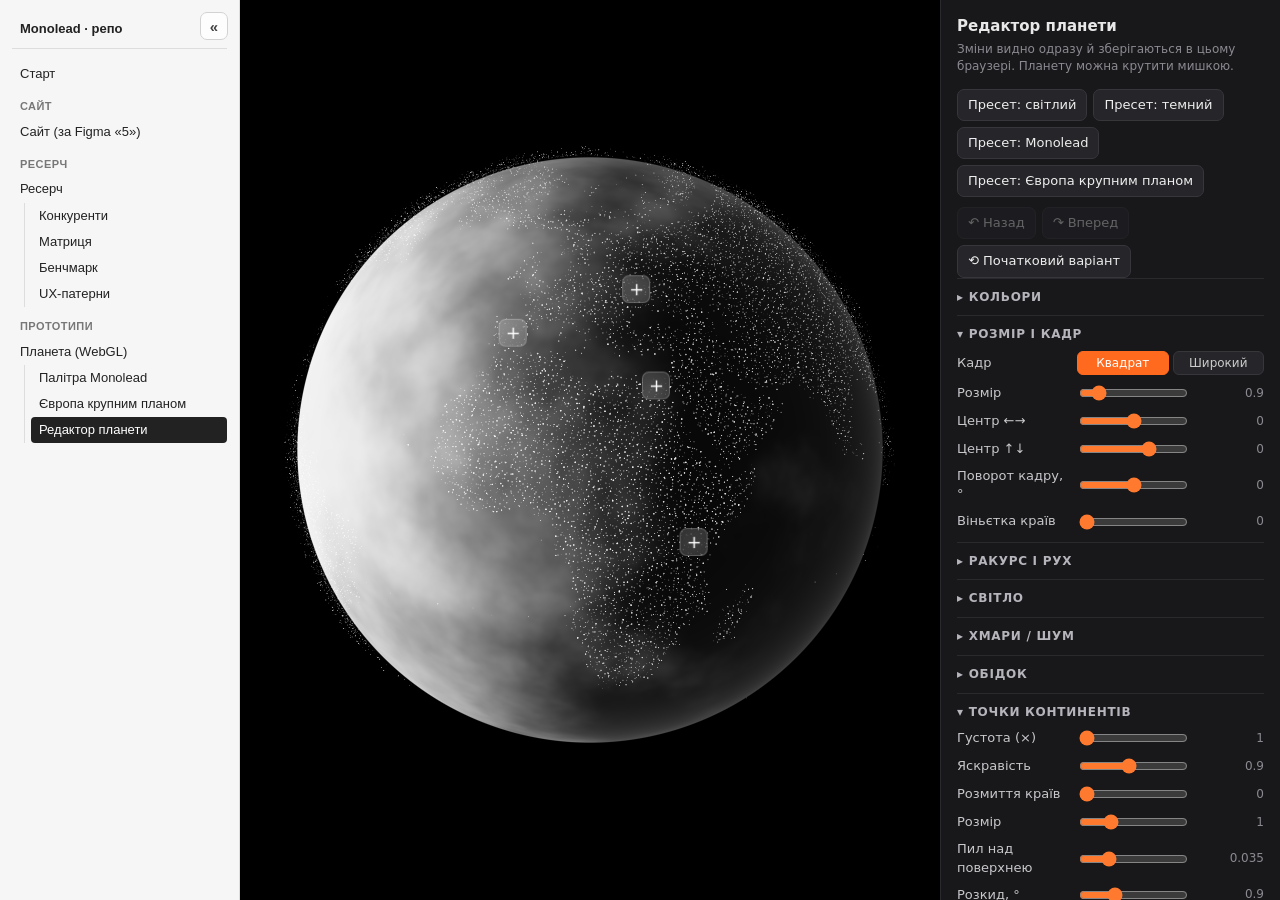
<file: prototypes/globe/globe-editor.html>
<!doctype html>
<html lang="uk" data-root="../../">
<head>
  <meta charset="utf-8">
  <meta name="viewport" content="width=device-width, initial-scale=1">
  <title>Globe — редактор</title>
  <link rel="stylesheet" href="assets/css/globe.css">
  <style>
    * { box-sizing: border-box; }
    html, body { margin: 0; height: 100%; }
    body { font: 13px/1.4 system-ui, -apple-system, sans-serif; color: #e8e8e8; background: #111; display: flex; }
    .stage { flex: 1; display: grid; place-items: center; padding: 24px; transition: background-color .2s; min-width: 0; }
    .stage .globe { max-width: min(760px, 100%); }
    /* Широкий кадр — як секція «Європа крупним планом»: куля на всю сцену, видно лише край */
    .stage { position: relative; overflow: hidden; }
    .stage.is-wide { padding: 0; }
    /* пропорції секції на сайті (~1512×860), щоб ракурс у редакторі збігався зі сторінкою */
    .stage.is-wide .globe { width: 100%; max-width: none; aspect-ratio: 1512 / 860; max-height: 100vh; margin: 0; overflow: hidden; }
    .stage .globe__marker { z-index: 2; }
    .vignette { position: absolute; inset: 0; z-index: 1; pointer-events: none; opacity: 0; transition: opacity .2s;
      background:
        linear-gradient(90deg, var(--vg) 0%, transparent 30%, transparent 70%, var(--vg) 100%),
        linear-gradient(180deg, var(--vg) 0%, transparent 20%, transparent 58%, var(--vg) 100%),
        radial-gradient(120% 90% at 50% 45%, transparent 45%, var(--vg) 100%); }
    .chips { position: absolute; z-index: 3; left: 50%; bottom: 20px; transform: translateX(-50%); display: none; gap: 8px; flex-wrap: wrap; justify-content: center; width: calc(100% - 32px); }
    .stage.is-wide .chips { display: flex; }
    .chips button { font: 500 12px/1 system-ui, sans-serif; color: #ffdca6; border: 1px solid rgba(255,220,166,.3); border-radius: 999px; padding: 8px 12px; background: rgba(12,12,12,.6); cursor: pointer; }
    .chips button:hover, .chips button:focus-visible { outline: none; color: #0c0c0c; background: linear-gradient(90deg, #ff2f00, #f27f24); }
    .seg { display: flex; gap: 4px; }
    .seg button { flex: 1; background: #26262a; color: #ccc; border: 1px solid #36363b; border-radius: 6px; padding: 4px 6px; cursor: pointer; font: 12px system-ui; }
    .seg button.on { background: #ff6a1f; border-color: #ff6a1f; color: #fff; }
    .panel { width: 340px; flex-shrink: 0; height: 100vh; overflow-y: auto; background: #18181b; border-left: 1px solid #2a2a2e; padding: 16px 16px 40px; }
    h1 { font-size: 15px; margin: 0 0 4px; }
    .hint { color: #8a8a90; margin: 0 0 14px; font-size: 12px; }
    details { border-top: 1px solid #2a2a2e; padding: 10px 0; }
    summary { cursor: pointer; font-weight: 600; font-size: 12px; text-transform: uppercase; letter-spacing: .06em; color: #b5b5bb; list-style: none; }
    summary::before { content: '▸ '; } details[open] summary::before { content: '▾ '; }
    .row { display: grid; grid-template-columns: 112px 1fr 70px; gap: 8px; align-items: center; margin-top: 8px; }
    .row label { color: #c8c8cc; }
    .row input[type=range] { width: 100%; accent-color: #ff7a2e; }
    .row output, .row .num { font-variant-numeric: tabular-nums; color: #8a8a90; text-align: right; font-size: 12px; }
    .row input[type=color] { width: 100%; height: 26px; border: 1px solid #333; border-radius: 6px; background: none; padding: 0 2px; cursor: pointer; }
    .row input[type=text] { width: 100%; background: #0f0f11; border: 1px solid #333; border-radius: 6px; color: #ddd; padding: 4px 6px; font: 12px ui-monospace, monospace; }
    .btns { display: flex; gap: 6px; flex-wrap: wrap; margin-top: 10px; }
    button.b { background: #26262a; color: #eee; border: 1px solid #36363b; border-radius: 7px; padding: 6px 10px; cursor: pointer; font: inherit; }
    button.b:hover { background: #303035; }
    button.b:disabled { opacity: .35; cursor: default; background: #26262a; }
    .history { align-items: center; }
    .hist-count { color: #6f6f75; font-size: 11px; margin-left: auto; font-variant-numeric: tabular-nums; }
    button.b.primary { background: #ff6a1f; border-color: #ff6a1f; color: #fff; }
    .mk { display: grid; grid-template-columns: 1fr 54px 54px 40px 22px; gap: 4px; margin-top: 6px; }
    .mk input { width: 100%; background: #0f0f11; border: 1px solid #333; border-radius: 6px; color: #ddd; padding: 4px 6px; font: 12px system-ui; }
    .mk button { background: none; border: 0; color: #888; cursor: pointer; font-size: 16px; }
    textarea { width: 100%; height: 150px; margin-top: 8px; background: #0f0f11; color: #cfcfcf; border: 1px solid #333; border-radius: 8px; padding: 8px; font: 11px/1.45 ui-monospace, monospace; resize: vertical; }
    .toast { position: fixed; left: 50%; bottom: 20px; transform: translateX(-50%); background: #ff6a1f; color: #fff; padding: 8px 14px; border-radius: 8px; opacity: 0; transition: opacity .2s; pointer-events: none; }
    .toast.on { opacity: 1; }
    @media (max-width: 760px) {
      body { flex-direction: column; height: auto; }
      .stage { min-height: 70vh; }
      .panel { width: 100%; height: auto; border-left: 0; border-top: 1px solid #2a2a2e; }
    }
  </style>
  <link rel="stylesheet" href="../../_nav/nav.css">
  <script src="../../_nav/tree.js"></script>
  <script src="../../_nav/nav.js" defer></script>
</head>
<body>
  <main class="stage" id="stage">
    <div class="globe" id="globe" data-globe data-theme="dark">
      <canvas aria-hidden="true"></canvas>
    </div>
    <div class="vignette" id="vignette"></div>
    <div class="chips" id="chips" role="group" aria-label="Країни: наведіть, щоб підсвітити"></div>
  </main>

  <aside class="panel">
    <h1>Редактор планети</h1>
    <p class="hint">Зміни видно одразу й зберігаються в цьому браузері. Планету можна крутити мишкою.</p>

    <div class="btns">
      <button class="b" data-preset="light">Пресет: світлий</button>
      <button class="b" data-preset="dark">Пресет: темний</button>
      <button class="b" data-preset="monolead">Пресет: Monolead</button>
      <button class="b" data-preset="europe">Пресет: Європа крупним планом</button>
    </div>
    <div class="btns history">
      <button class="b" id="undo" title="Крок назад (⌘Z / Ctrl+Z)">↶ Назад</button>
      <button class="b" id="redo" title="Крок вперед (⇧⌘Z / Ctrl+Y)">↷ Вперед</button>
      <button class="b" id="reset" title="Повернути початковий варіант. Це теж можна скасувати кроком назад">⟲ Початковий варіант</button>
      <span class="hist-count" id="histCount"></span>
    </div>

    <div id="groups"></div>

    <details open>
      <summary>Мітки «+»</summary>
      <p class="hint" style="margin:8px 0 0">Назва · широта · довгота · код країни (PL, CZ… — тоді наведення на мітку підсвічує країну). Shift + клік по планеті додає мітку в цю точку.</p>
      <div id="markers"></div>
      <div class="btns"><button class="b" id="addMarker">+ Додати мітку</button></div>
    </details>

    <details open>
      <summary>Експорт</summary>
      <p class="hint" style="margin:8px 0 0">Готовий HTML для сторінки. Підключи globe.css, globe-land.js, globe-countries.js і globe.js.</p>
      <textarea id="out" readonly></textarea>
      <div class="btns">
        <button class="b primary" id="copyHtml">Скопіювати HTML</button>
        <button class="b" id="copyJson">Скопіювати налаштування</button>
        <button class="b" id="importJson">Вставити налаштування</button>
      </div>
    </details>
  </aside>
  <div class="toast" id="toast"></div>

  <script src="assets/js/globe-land.js"></script>
  <script src="assets/js/globe-countries.js"></script>
  <script src="assets/js/globe.js"></script>
  <script>
  // Після DOMContentLoaded — коли globe.js уже створив планету.
  document.addEventListener('DOMContentLoaded', function () {
    var STORE = 'globe-editor-v1';
    var globeEl = document.getElementById('globe');
    var stage = document.getElementById('stage');
    var api = globeEl.globe;
    // віньєтка й чипи — усередині кадру планети, щоб збігатися з його межами
    globeEl.appendChild(document.getElementById('vignette'));
    globeEl.appendChild(document.getElementById('chips'));
    if (!api) { document.getElementById('groups').textContent = 'WebGL2 недоступний у цьому браузері.'; return; }

    // Знімок пресетів до будь-яких змін.
    var PRESETS = {
      dark: Object.assign({}, api.settings, { pageBg: '#000000', frame: 'square', vignette: 0 }),
      light: null
    };
    // Ключі лише редактора — у планету й експорт data-settings не йдуть.
    var EDITOR_KEYS = ['pageBg', 'frame', 'vignette'];
    var GROUPS = [
      ['Кольори', [
        ['pageBg', 'Фон сторінки', 'color'],
        ['lit', 'Світла сторона', 'color'],
        ['shade', 'Тіньова сторона', 'color'],
        ['cloud', 'Хмари', 'color'],
        ['rim', 'Обідок', 'color'],
        ['dot', 'Точки', 'color']
      ]],
      ['Розмір і кадр', [
        ['frame', 'Кадр', 'choice', [['square', 'Квадрат'], ['wide', 'Широкий']]],
        ['size', 'Розмір', 0.3, 5, 0.01],
        ['offsetX', 'Центр ←→', -2, 2, 0.005],
        ['offsetY', 'Центр ↑↓', -4, 2, 0.005],
        ['roll', 'Поворот кадру, °', -180, 180, 0.1],
        ['vignette', 'Віньєтка країв', 0, 1, 0.01]
      ]],
      ['Ракурс і рух', [
        ['startLon', 'Довгота центру', -180, 180, 1],
        ['tilt', 'Нахил, °', -60, 60, 1],
        ['spinSpeed', 'Швидкість обертання', -0.6, 0.6, 0.01],
        ['swayAmp', 'Погойдування, °', 0, 20, 0.5],
        ['swayTilt', 'Гойдання вгору-вниз, °', 0, 10, 0.5],
        ['swayPeriod', 'Період гойдання, с', 4, 40, 1]
      ]],
      ['Світло', [
        ['lightAngle', 'Напрям, °', 0, 360, 1],
        ['lightFront', 'Фронтальність', -1, 2, 0.01],
        ['terminator', 'Межа тіні', 0, 1, 0.01],
        ['softness', 'М’якість межі', 0.02, 1.5, 0.01]
      ]],
      ['Хмари / шум', [
        ['cloudScale', 'Масштаб', 0.3, 6, 0.05],
        ['cloudAmount', 'Вплив на світло', 0, 1.5, 0.01],
        ['cloudDetail', 'Дрібна деталь', 0, 1, 0.01],
        ['cloudTint', 'Відтінок хмар', 0, 1, 0.01],
        ['cloudSpeed', 'Швидкість', 0, 10, 0.1]
      ]],
      ['Обідок', [
        ['rimStrength', 'Сила', 0, 2, 0.01],
        ['rimPower', 'Ширина (менше = ширше)', 0.5, 8, 0.1]
      ]],
      ['Точки континентів', [
        ['dotDensity', 'Густота (×)', 1, 5, 1],
        ['dotOpacity', 'Яскравість', 0, 2, 0.01],
        ['dotSoftness', 'Розмиття країв', 0, 1, 0.01],
        ['dotSize', 'Розмір', 0.3, 3, 0.01],
        ['dotLift', 'Пил над поверхнею', 0, 0.15, 0.001],
        ['dotJitter', 'Розкид, °', 0, 3, 0.05],
        ['twinkle', 'Мерехтіння', 0, 1, 0.01]
      ]],
      ['Наведення мишки', [
        ['hoverRadius', 'Зона впливу', 0.03, 0.8, 0.01],
        ['hoverDrag', 'Тягнуться за мишкою', 0, 0.5, 0.005],
        ['hoverPush', 'Розступаються', -0.2, 0.2, 0.005],
        ['hoverScatter', 'Розліт при русі', 0, 2, 0.01],
        ['hoverGlow', 'Підсвітка', 0, 3, 0.05],
        ['hoverGrow', 'Лінза (збільшення)', 0, 3, 0.05],
        ['hoverEase', 'Пружність повернення', 0.5, 15, 0.1]
      ]],
      ['Країни при наведенні', [
        ['countries', 'Країни (коди)', 'list'],
        ['hlColor', 'Колір рою', 'color'],
        ['borderColor', 'Відблиск рою', 'color'],
        ['countryStep', 'Щільність (менше = густіше)', 0.06, 0.4, 0.01],
        ['highlightEase', 'Швидкість появи', 1, 15, 0.5],
        ['highlightIdle', 'Видно в спокої', 0, 1, 0.01]
      ]]
    ];

    var saved = load();
    var state = saved ? Object.assign({}, PRESETS.dark, saved) : Object.assign({}, PRESETS.dark, { markers: defaultMarkers() });
    // Світлий пресет: беремо з тих самих дефолтів у globe.js через тимчасовий елемент.
    PRESETS.light = Object.assign({}, PRESETS.dark, {
      lit: '#f5f7ff', shade: '#78a3fa', cloud: '#d9e6ff', rim: '#ffffff', dot: '#ffffff', dotOpacity: 0.85, pageBg: '#e6eaf6'
    });
    // Пресет у палітрі сайту Monolead (= THEMES.monolead у globe.js) + мітки на 5 GEO мережі.
    PRESETS.monolead = Object.assign({}, PRESETS.dark, {
      lit: '#f27f24', shade: '#0c0c0c', cloud: '#ff2f00', rim: '#ffdca6', dot: '#ffdca6',
      dotOpacity: 0.9, twinkle: 0.4, lightAngle: 150, lightFront: 0.1, terminator: 0.5, softness: 0.55,
      cloudAmount: 0.4, cloudDetail: 0.12, cloudTint: 0.45, rimStrength: 0.75, rimPower: 2.2,
      spinSpeed: 0.08, tilt: 30, startLon: 18, hoverGlow: 1.1,
      pageBg: '#0c0c0c', theme: 'monolead',
      markers: [
        { label: 'Польща', lat: 52.23, lon: 21.01 },
        { label: 'Чехія', lat: 50.08, lon: 14.44 },
        { label: 'Словаччина', lat: 48.15, lon: 17.11 },
        { label: 'Угорщина', lat: 47.5, lon: 19.04 },
        { label: 'Румунія', lat: 44.43, lon: 26.1 }
      ]
    });

    // = globe-europe.html: крупний план Європи, куля по центру під кадром, кадр повернуто на 29.9°.
    PRESETS.europe = Object.assign({}, PRESETS.dark, {
      lit: '#c8401a', shade: '#060708', cloud: '#1d3640', rim: '#6fa3b5', dot: '#ffdca6',
      dotOpacity: 1.3, dotSize: 0.75, dotSoftness: 0, dotJitter: 0.25, dotLift: 0.015, twinkle: 0.35,
      lightAngle: 55, lightFront: -0.3, terminator: 0.6, softness: 0.35,
      cloudAmount: 0.35, cloudDetail: 0.1, cloudTint: 0.55, cloudScale: 2.2, rimStrength: 0.85, rimPower: 3.2,
      dotDensity: 3, countries: ['PL', 'CZ', 'SK', 'HU', 'RO'], countryStep: 0.12, highlightIdle: 0,
      hlColor: '#ff5a1f', borderColor: '#ffd2a0', highlightEase: 5,
      swayAmp: 6, swayTilt: 2, swayPeriod: 16,
      size: 3.2, offsetX: -0.079, offsetY: -2.685, roll: 29.9, startLon: -23, tilt: 3, spinSpeed: 0,
      hoverRadius: 0.07, hoverDrag: 0.05, hoverPush: 0, hoverScatter: 0.05, hoverGlow: 1.4, hoverGrow: 1.1, hoverEase: 2.2,
      pageBg: '#0c0c0c', theme: 'monolead', frame: 'wide', vignette: 1,
      markers: [
        { label: 'Польща', lat: 52.23, lon: 21.01, country: 'PL' },
        { label: 'Чехія', lat: 50.08, lon: 14.44, country: 'CZ' },
        { label: 'Словаччина', lat: 48.15, lon: 17.11, country: 'SK' },
        { label: 'Угорщина', lat: 47.5, lon: 19.04, country: 'HU' },
        { label: 'Румунія', lat: 44.43, lon: 26.1, country: 'RO' }
      ]
    });

    function defaultMarkers() {
      return [
        { label: 'Kyiv', lat: 50.45, lon: 30.52 },
        { label: 'Cairo', lat: 30.04, lon: 31.24 },
        { label: 'Nairobi', lat: -1.29, lon: 36.82 },
        { label: 'Madrid', lat: 40.42, lon: -3.7 }
      ];
    }
    function load() { try { return JSON.parse(localStorage.getItem(STORE)); } catch (e) { return null; } }
    function save() { try { localStorage.setItem(STORE, JSON.stringify(state)); } catch (e) {} }

    var inputs = {};
    var groupsEl = document.getElementById('groups');
    GROUPS.forEach(function (g, gi) {
      var d = document.createElement('details');
      if (/Розмір|Точки|Наведення|Країни/.test(g[0])) d.open = true;
      d.innerHTML = '<summary>' + g[0] + '</summary>';
      g[1].forEach(function (c) {
        var row = document.createElement('div');
        row.className = 'row';
        var id = 'c_' + c[0];
        if (c[2] === 'choice') {
          row.innerHTML = '<label>' + c[1] + '</label><div class="seg" style="grid-column:span 2"></div>';
          var seg = row.children[1];
          c[3].forEach(function (op) {
            var bt = document.createElement('button'); bt.type = 'button'; bt.textContent = op[1]; bt.dataset.v = op[0];
            bt.addEventListener('click', function () { change(c[0], op[0]); inputs[c[0]](op[0]); });
            seg.appendChild(bt);
          });
          inputs[c[0]] = function (v) { [].forEach.call(seg.children, function (bt) { bt.classList.toggle('on', bt.dataset.v === v); }); };
        } else if (c[2] === 'list') {
          row.innerHTML = '<label for="' + id + '">' + c[1] + '</label><input type="text" id="' + id + '" style="grid-column:span 2" placeholder="PL, CZ, SK, HU, RO">';
          var li = row.children[1];
          li.addEventListener('change', function () {
            var v = li.value.toUpperCase().split(/[^A-Z]+/).filter(function (x) { return x && (window.GLOBE_COUNTRIES || {})[x]; }).slice(0, 8);
            li.value = v.join(', '); change(c[0], v);
          });
          inputs[c[0]] = function (v) { li.value = (v || []).join(', '); };
        } else if (c[2] === 'color') {
          row.innerHTML = '<label for="' + id + '">' + c[1] + '</label><input type="color" id="' + id + '"><input type="text" class="num" aria-label="' + c[1] + ' hex">';
          var col = row.children[1], txt = row.children[2];
          col.addEventListener('input', function () { txt.value = col.value; change(c[0], col.value); });
          txt.addEventListener('change', function () {
            var v = txt.value.trim(); if (v[0] !== '#') v = '#' + v;
            if (/^#[0-9a-f]{6}$/i.test(v)) { col.value = v; change(c[0], v); }
          });
          inputs[c[0]] = function (v) { col.value = v; txt.value = v; };
        } else {
          row.innerHTML = '<label for="' + id + '">' + c[1] + '</label><input type="range" id="' + id + '" min="' + c[2] + '" max="' + c[3] + '" step="' + c[4] + '"><output></output>';
          var r = row.children[1], o = row.children[2];
          r.addEventListener('input', function () { o.textContent = r.value; change(c[0], +r.value); });
          r.addEventListener('dblclick', function () { var v = PRESETS.dark[c[0]]; r.value = v; o.textContent = v; change(c[0], v); });
          inputs[c[0]] = function (v) { r.value = v; o.textContent = v; };
        }
        d.appendChild(row);
      });
      groupsEl.appendChild(d);
    });

    function change(k, v) {
      state[k] = v;
      if (EDITOR_KEYS.indexOf(k) >= 0) applyStage();
      else { var o = {}; o[k] = v; api.set(o); }
      if (k === 'countries') renderMarkers();
      sync();
    }

    // Фон, кадр і віньєтка — властивості сцени редактора, не планети.
    function applyStage() {
      stage.style.backgroundColor = state.pageBg;
      stage.style.setProperty('--vg', state.pageBg);
      stage.classList.toggle('is-wide', state.frame === 'wide');
      document.getElementById('vignette').style.opacity = state.vignette || 0;
      window.dispatchEvent(new Event('resize'));
    }
    function applyAll() {
      var s = {};
      Object.keys(PRESETS.dark).forEach(function (k) {
        if (EDITOR_KEYS.indexOf(k) < 0 && k in state && JSON.stringify(api.settings[k]) !== JSON.stringify(state[k])) s[k] = state[k];
      });
      api.set(s);
      applyStage();
      Object.keys(inputs).forEach(function (k) { if (k in state) inputs[k](state[k]); });
      globeEl.dataset.theme = state.theme || (isLight(state.pageBg) ? 'light' : 'dark');
      renderMarkers();
      sync();
    }
    function isLight(h) { var n = parseInt(h.slice(1), 16); return ((n >> 16 & 255) * .3 + (n >> 8 & 255) * .59 + (n & 255) * .11) > 128; }

    // Мітки
    var mkEl = document.getElementById('markers');
    function renderMarkers() {
      [].forEach.call(globeEl.querySelectorAll('.globe__marker'), function (b) { b.remove(); });
      mkEl.innerHTML = '';
      state.markers.forEach(function (m, i) {
        var b = document.createElement('button');
        b.className = 'globe__marker'; b.textContent = '+';
        b.dataset.lat = m.lat; b.dataset.lon = m.lon; b.setAttribute('aria-label', m.label);
        if (m.country) { b.dataset.country = m.country; bindHover(b, m.country); }
        globeEl.appendChild(b);

        var row = document.createElement('div');
        row.className = 'mk';
        row.innerHTML = '<input value="" aria-label="Назва"><input type="number" step="0.01" aria-label="Широта"><input type="number" step="0.01" aria-label="Довгота"><input aria-label="Код країни" placeholder="код" maxlength="2"><button title="Видалити">×</button>';
        var f = row.querySelectorAll('input');
        f[0].value = m.label; f[1].value = m.lat; f[2].value = m.lon; f[3].value = m.country || '';
        f[3].addEventListener('change', function () { m.country = f[3].value.trim().toUpperCase() || undefined; renderMarkers(); sync(); });
        f[0].addEventListener('change', function () { m.label = f[0].value; renderMarkers(); sync(); });
        f[1].addEventListener('change', function () { m.lat = +f[1].value; renderMarkers(); sync(); });
        f[2].addEventListener('change', function () { m.lon = +f[2].value; renderMarkers(); sync(); });
        row.querySelector('button').addEventListener('click', function () { state.markers.splice(i, 1); renderMarkers(); sync(); });
        mkEl.appendChild(row);
      });
      api.refreshMarkers();
      // Чипи країн під планетою (у широкому кадрі) — як на сторінці «Європа крупним планом».
      var chips = document.getElementById('chips'); chips.innerHTML = '';
      (state.countries || []).forEach(function (code) {
        var c = (window.GLOBE_COUNTRIES || {})[code]; if (!c) return;
        var bt = document.createElement('button'); bt.type = 'button';
        bt.innerHTML = '<b>' + code + '</b> ' + (c.name || '');
        bindHover(bt, code); chips.appendChild(bt);
      });
    }
    function bindHover(el, code) {
      var on = function () { api.highlight(code); }, off = function () { api.highlight(null); };
      el.addEventListener('pointerenter', on); el.addEventListener('pointerleave', off);
      el.addEventListener('focus', on); el.addEventListener('blur', off);
    }
    document.getElementById('addMarker').addEventListener('click', function () {
      state.markers.push({ label: 'Нова мітка', lat: 0, lon: 0 }); renderMarkers(); sync();
    });

    // Shift + клік по планеті: зворотна проєкція екрана в широту/довготу.
    globeEl.querySelector('canvas').addEventListener('click', function (e) {
      if (!e.shiftKey) return;
      var rect = globeEl.getBoundingClientRect(), R = Math.min(rect.width, rect.height) / 2 * state.size;
      var ccx = rect.width / 2 * (1 + (+state.offsetX || 0)), ccy = rect.height / 2 * (1 - (+state.offsetY || 0));
      var x = (e.clientX - rect.left - ccx) / R, y = -(e.clientY - rect.top - ccy) / R;
      if (x * x + y * y > 1) return;
      var z = Math.sqrt(1 - x * x - y * y);
      var m = globeEl.globe.matrix();
      // транспонована матриця = обернений поворот
      var px = m[0] * x + m[1] * y + m[2] * z, py = m[3] * x + m[4] * y + m[5] * z, pz = m[6] * x + m[7] * y + m[8] * z;
      var lat = Math.asin(Math.max(-1, Math.min(1, py))) * 180 / Math.PI, lon = Math.atan2(px, pz) * 180 / Math.PI;
      state.markers.push({ label: 'Мітка ' + (state.markers.length + 1), lat: +lat.toFixed(2), lon: +lon.toFixed(2) });
      renderMarkers(); sync();
    });

    // Експорт
    var out = document.getElementById('out');
    function settingsOnly() {
      var s = {};
      Object.keys(PRESETS.dark).forEach(function (k) { if (EDITOR_KEYS.indexOf(k) < 0) s[k] = state[k]; });
      return s;
    }
    function html() {
      var mk = state.markers.map(function (m) {
        return '  <button class="globe__marker" data-lat="' + m.lat + '" data-lon="' + m.lon + '"' + (m.country ? ' data-country="' + m.country + '"' : '') + ' aria-label="' + m.label.replace(/"/g, '&quot;') + '">+</button>';
      }).join('\n');
      var g = '<div class="globe" data-globe data-theme="' + globeEl.dataset.theme + '"\n     data-settings=\'' + JSON.stringify(settingsOnly()) + '\'>\n  <canvas aria-hidden="true"></canvas>\n' + mk + (mk ? '\n' : '') + '</div>';
      if (state.frame !== 'wide') return g;
      return '<!-- Широкий кадр: контейнер з висотою (напр. .geo-zoom у globe-europe.html), .globe — position:absolute; inset:0; aspect-ratio:auto. Скрипти: globe-land.js, globe-countries.js, globe.js -->\n' + g;
    }
    function sync() {
      out.value = html(); save();
      if (!restoring) { clearTimeout(commitTimer); commitTimer = setTimeout(commit, 350); }
    }

    // Історія: кожна пауза в редагуванні (350 мс) = один крок. Перетяг повзунка — один крок, а не сотня.
    var HSTORE = STORE + '-history', MAX = 150;
    var hist = [], fut = [], committed = null, commitTimer, restoring = false;
    try { var hs = JSON.parse(localStorage.getItem(HSTORE)); if (hs) { hist = hs.hist || []; fut = hs.fut || []; } } catch (e) {}
    var undoBtn = document.getElementById('undo'), redoBtn = document.getElementById('redo'), countEl = document.getElementById('histCount');

    function commit() {
      clearTimeout(commitTimer);
      var j = JSON.stringify(state);
      if (j === committed) return;
      if (committed !== null) { hist.push(committed); if (hist.length > MAX) hist.shift(); fut = []; }
      committed = j;
      saveHist();
    }
    function saveHist() {
      undoBtn.disabled = !hist.length; redoBtn.disabled = !fut.length;
      countEl.textContent = hist.length ? 'кроків: ' + hist.length : '';
      try { localStorage.setItem(HSTORE, JSON.stringify({ hist: hist, fut: fut })); } catch (e) {}
    }
    function restore(j) {
      restoring = true;
      state = Object.assign({}, PRESETS.dark, JSON.parse(j));
      applyAll();
      restoring = false;
      saveHist();
    }
    function undo() {
      commit();
      if (!hist.length) return;
      fut.push(committed); committed = hist.pop(); restore(committed); say('Крок назад');
    }
    function redo() {
      commit();
      if (!fut.length) return;
      hist.push(committed); committed = fut.pop(); restore(committed); say('Крок вперед');
    }
    undoBtn.addEventListener('click', undo);
    redoBtn.addEventListener('click', redo);
    document.addEventListener('keydown', function (e) {
      if (!(e.metaKey || e.ctrlKey)) return;
      var t = e.target;
      if (t.tagName === 'TEXTAREA' || (t.tagName === 'INPUT' && t.type !== 'range' && t.type !== 'color')) return;
      var k = e.key.toLowerCase();
      if (k === 'z' && !e.shiftKey) { e.preventDefault(); undo(); }
      else if ((k === 'z' && e.shiftKey) || k === 'y') { e.preventDefault(); redo(); }
    });

    var toast = document.getElementById('toast'), tt;
    function say(t) { toast.textContent = t; toast.classList.add('on'); clearTimeout(tt); tt = setTimeout(function () { toast.classList.remove('on'); }, 1600); }
    function copy(t, msg) {
      (navigator.clipboard ? navigator.clipboard.writeText(t) : Promise.reject()).then(function () { say(msg); }, function () {
        out.value = t; out.select(); document.execCommand('copy'); say(msg);
      });
    }
    document.getElementById('copyHtml').addEventListener('click', function () { copy(html(), 'HTML скопійовано'); });
    document.getElementById('copyJson').addEventListener('click', function () {
      copy(JSON.stringify(Object.assign(settingsOnly(), { pageBg: state.pageBg, frame: state.frame, vignette: state.vignette, markers: state.markers }), null, 2), 'Налаштування скопійовано');
    });
    document.getElementById('importJson').addEventListener('click', function () {
      var t = window.prompt('Встав JSON налаштувань:');
      if (!t) return;
      try { commit(); state = Object.assign({}, PRESETS.dark, { markers: [] }, JSON.parse(t)); applyAll(); commit(); say('Імпортовано'); }
      catch (e) { say('Невірний JSON'); }
    });

    [].forEach.call(document.querySelectorAll('[data-preset]'), function (b) {
      b.addEventListener('click', function () {
        commit();
        var pr = PRESETS[b.dataset.preset];
        state = Object.assign({}, pr, { markers: pr.markers ? pr.markers.map(function (m) { return Object.assign({}, m); }) : state.markers });
        applyAll(); commit();
      });
    });
    document.getElementById('reset').addEventListener('click', function () {
      commit();
      state = JSON.parse(ORIGINAL); applyAll(); commit();
      say('Початковий варіант. Повернути зміни — «Назад»');
    });

    var ORIGINAL = JSON.stringify(Object.assign({}, PRESETS.dark, { markers: defaultMarkers() }));
    restoring = true; applyAll(); restoring = false;
    committed = JSON.stringify(state);
    saveHist();
  });
  </script>
</body>
</html>
</file>
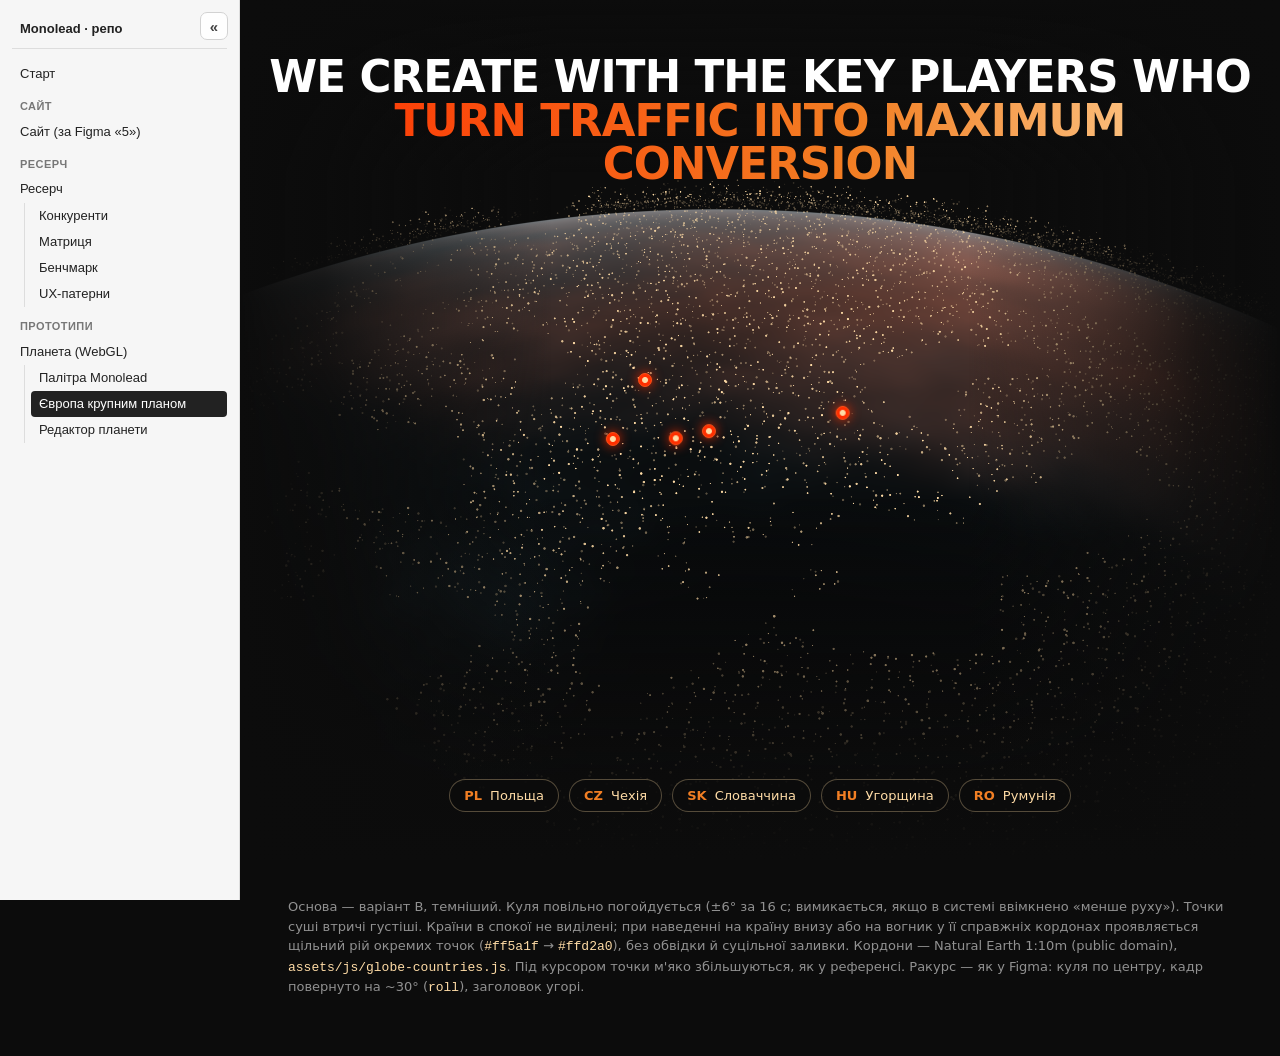
<file: prototypes/globe/globe-europe.html>
<!doctype html>
<html lang="uk" data-root="../../">
<head>
  <meta charset="utf-8">
  <meta name="viewport" content="width=device-width, initial-scale=1">
  <title>Планета · Європа крупним планом</title>
  <link rel="stylesheet" href="assets/css/globe.css">
  <style>
    /* Палітра сайту (Figma, кадр «5») */
    :root { --bg: #0c0c0c; --fire: #ff2f00; --orange: #f27f24; --cream: #ffdca6; --teal: #3b6575; --muted: rgba(255,255,255,.55); }
    * { box-sizing: border-box; }
    body { margin: 0; background: var(--bg); color: #fff; font: 16px/1.5 Inter, system-ui, -apple-system, sans-serif; }

    /* Секція: планета на всю ширину, видно лише край кулі над Європою */
    .geo-zoom { position: relative; height: min(100vh, 860px); min-height: 640px; overflow: hidden; background: var(--bg); }
    .geo-zoom .globe {
      position: absolute; inset: 0;
      width: 100%; height: 100%; max-width: none; aspect-ratio: auto; margin: 0;
    }
    /* Віньєтка: краї й низ тонуть у темряві — куля «виповзає» з неї. Над полотном, під мітками. */
    .geo-zoom__vignette {
      position: absolute; inset: 0; z-index: 1; pointer-events: none;
      background:
        linear-gradient(90deg, var(--bg) 0%, rgba(12,12,12,.85) 8%, rgba(12,12,12,0) 30%, rgba(12,12,12,0) 70%, rgba(12,12,12,.85) 92%, var(--bg) 100%),
        linear-gradient(180deg, var(--bg) 0%, rgba(12,12,12,0) 20%, rgba(12,12,12,0) 58%, rgba(12,12,12,.9) 90%, var(--bg) 100%),
        radial-gradient(120% 90% at 50% 45%, rgba(12,12,12,0) 45%, rgba(12,12,12,.7) 100%);
    }
    .geo-zoom .globe__marker { z-index: 2; }

    .geo-zoom__text { position: absolute; z-index: 3; left: 50%; top: 56px; transform: translateX(-50%); width: min(1120px, calc(100% - 32px)); text-align: center; pointer-events: none; }
    .geo-zoom__text .tag { display: inline-block; font-size: 12px; letter-spacing: .08em; text-transform: uppercase; color: var(--cream); border: 1px solid rgba(255,220,166,.35); border-radius: 999px; padding: 6px 12px; margin-bottom: 16px; }
    .geo-zoom__text h2 { margin: 0 0 12px; font-size: clamp(28px, 3.4vw, 48px); line-height: 1; font-weight: 800; letter-spacing: -.02em; text-transform: uppercase; }
    .geo-zoom__text h2 em { display: block; font-style: normal; background: linear-gradient(90deg, var(--fire), var(--orange) 60%, var(--cream)); -webkit-background-clip: text; background-clip: text; color: transparent; }
    .geo-zoom__text p { margin: 0; color: var(--muted); font-size: 15px; }
    .geo-zoom__list { position: absolute; z-index: 3; left: 50%; bottom: 48px; transform: translateX(-50%); width: min(720px, calc(100% - 32px)); display: flex; gap: 10px; flex-wrap: wrap; justify-content: center; }
    .geo-zoom__list button {
      font: 500 13px/1 Inter, system-ui, sans-serif; color: var(--cream); cursor: pointer;
      border: 1px solid rgba(255,220,166,.3); border-radius: 999px; padding: 9px 14px; background: rgba(12,12,12,.6);
      transition: background-color .25s, border-color .25s, color .25s, box-shadow .25s;
    }
    .geo-zoom__list button b { font-weight: 700; margin-right: 4px; color: var(--orange); transition: color .25s; }
    .geo-zoom__list button:hover, .geo-zoom__list button:focus-visible {
      outline: none; color: #0c0c0c; background: linear-gradient(90deg, var(--fire), var(--orange)); border-color: var(--cream);
      box-shadow: 0 0 24px rgba(255,47,0,.55);
    }
    .geo-zoom__list button:hover b, .geo-zoom__list button:focus-visible b { color: #0c0c0c; }

    .note { padding: 24px 48px 48px; color: var(--muted); font-size: 13px; }
    .note code { color: var(--cream); }
    @media (max-width: 860px) { .geo-zoom__text { top: 32px; } .geo-zoom__list { bottom: 24px; } .note { padding: 16px; } }
  </style>
  <link rel="stylesheet" href="../../_nav/nav.css">
  <script src="../../_nav/tree.js"></script>
  <script src="../../_nav/nav.js" defer></script>
</head>
<body>

  <section class="geo-zoom" aria-label="GEO Monolead: Польща, Чехія, Словаччина, Угорщина, Румунія">
    <!-- Варіант B, темніший; крупний план Європи. Ракурс — як у Figma (кадр 10053:12520): куля по центру під кадром (offsetX/offsetY), кадр повернуто на 29.9° проти годинникової (roll) -->
    <div class="globe" data-globe data-theme="monolead"
         data-settings='{"lit":"#c8401a","shade":"#060708","cloud":"#1d3640","rim":"#6fa3b5","dot":"#ffdca6",
                         "dotOpacity":1.3,"dotSize":0.75,"dotSoftness":0,"dotJitter":0.25,"dotLift":0.015,"twinkle":0.35,
                         "lightAngle":55,"lightFront":-0.3,"terminator":0.6,"softness":0.35,
                         "cloudAmount":0.35,"cloudDetail":0.1,"cloudTint":0.55,"cloudScale":2.2,
                         "rimStrength":0.85,"rimPower":3.2,
                         "dotDensity":3,"countries":["PL","CZ","SK","HU","RO"],"countryStep":0.12,"highlightIdle":0,"hlColor":"#ff5a1f","borderColor":"#ffd2a0","highlightEase":5,
                         "swayAmp":6,"swayTilt":2,"swayPeriod":16,
                         "size":3.2,"offsetX":-0.079,"offsetY":-2.685,"roll":29.9,"startLon":-23,"tilt":3,"spinSpeed":0,
                         "hoverRadius":0.07,"hoverDrag":0.05,"hoverPush":0,"hoverScatter":0.05,"hoverGlow":1.4,"hoverGrow":1.1,"hoverEase":2.2}'>
      <canvas aria-hidden="true"></canvas>
      <button class="globe__marker" data-lat="52.23" data-lon="21.01" data-country="PL" aria-label="Польща">+</button>
      <button class="globe__marker" data-lat="50.08" data-lon="14.44" data-country="CZ" aria-label="Чехія">+</button>
      <button class="globe__marker" data-lat="48.15" data-lon="17.11" data-country="SK" aria-label="Словаччина">+</button>
      <button class="globe__marker" data-lat="47.5" data-lon="19.04" data-country="HU" aria-label="Угорщина">+</button>
      <button class="globe__marker" data-lat="44.43" data-lon="26.1" data-country="RO" aria-label="Румунія">+</button>
    </div>
    <div class="geo-zoom__vignette"></div>

    <div class="geo-zoom__text">
      <h2>We create with the key players who <em>turn traffic into maximum conversion</em></h2>
    </div>
    <div class="geo-zoom__list" role="group" aria-label="Країни: наведіть, щоб підсвітити на карті">
      <button type="button" data-globe-country="PL"><b>PL</b> Польща</button>
      <button type="button" data-globe-country="CZ"><b>CZ</b> Чехія</button>
      <button type="button" data-globe-country="SK"><b>SK</b> Словаччина</button>
      <button type="button" data-globe-country="HU"><b>HU</b> Угорщина</button>
      <button type="button" data-globe-country="RO"><b>RO</b> Румунія</button>
    </div>
  </section>

  <p class="note">Основа — варіант B, темніший. Куля повільно погойдується (±6° за 16 с; вимикається, якщо в системі ввімкнено «менше руху»). Точки суші втричі густіші. Країни в спокої не виділені; при наведенні на країну внизу або на вогник у її справжніх кордонах проявляється щільний рій окремих точок (<code>#ff5a1f</code> → <code>#ffd2a0</code>), без обвідки й суцільної заливки. Кордони — Natural Earth 1:10m (public domain), <code>assets/js/globe-countries.js</code>. Під курсором точки м'яко збільшуються, як у референсі. Ракурс — як у Figma: куля по центру, кадр повернуто на ~30° (<code>roll</code>), заголовок угорі.</p>

  <script src="assets/js/globe-land.js"></script>
  <script src="assets/js/globe-countries.js"></script>
  <script src="assets/js/globe.js"></script>
</body>
</html>
</file>
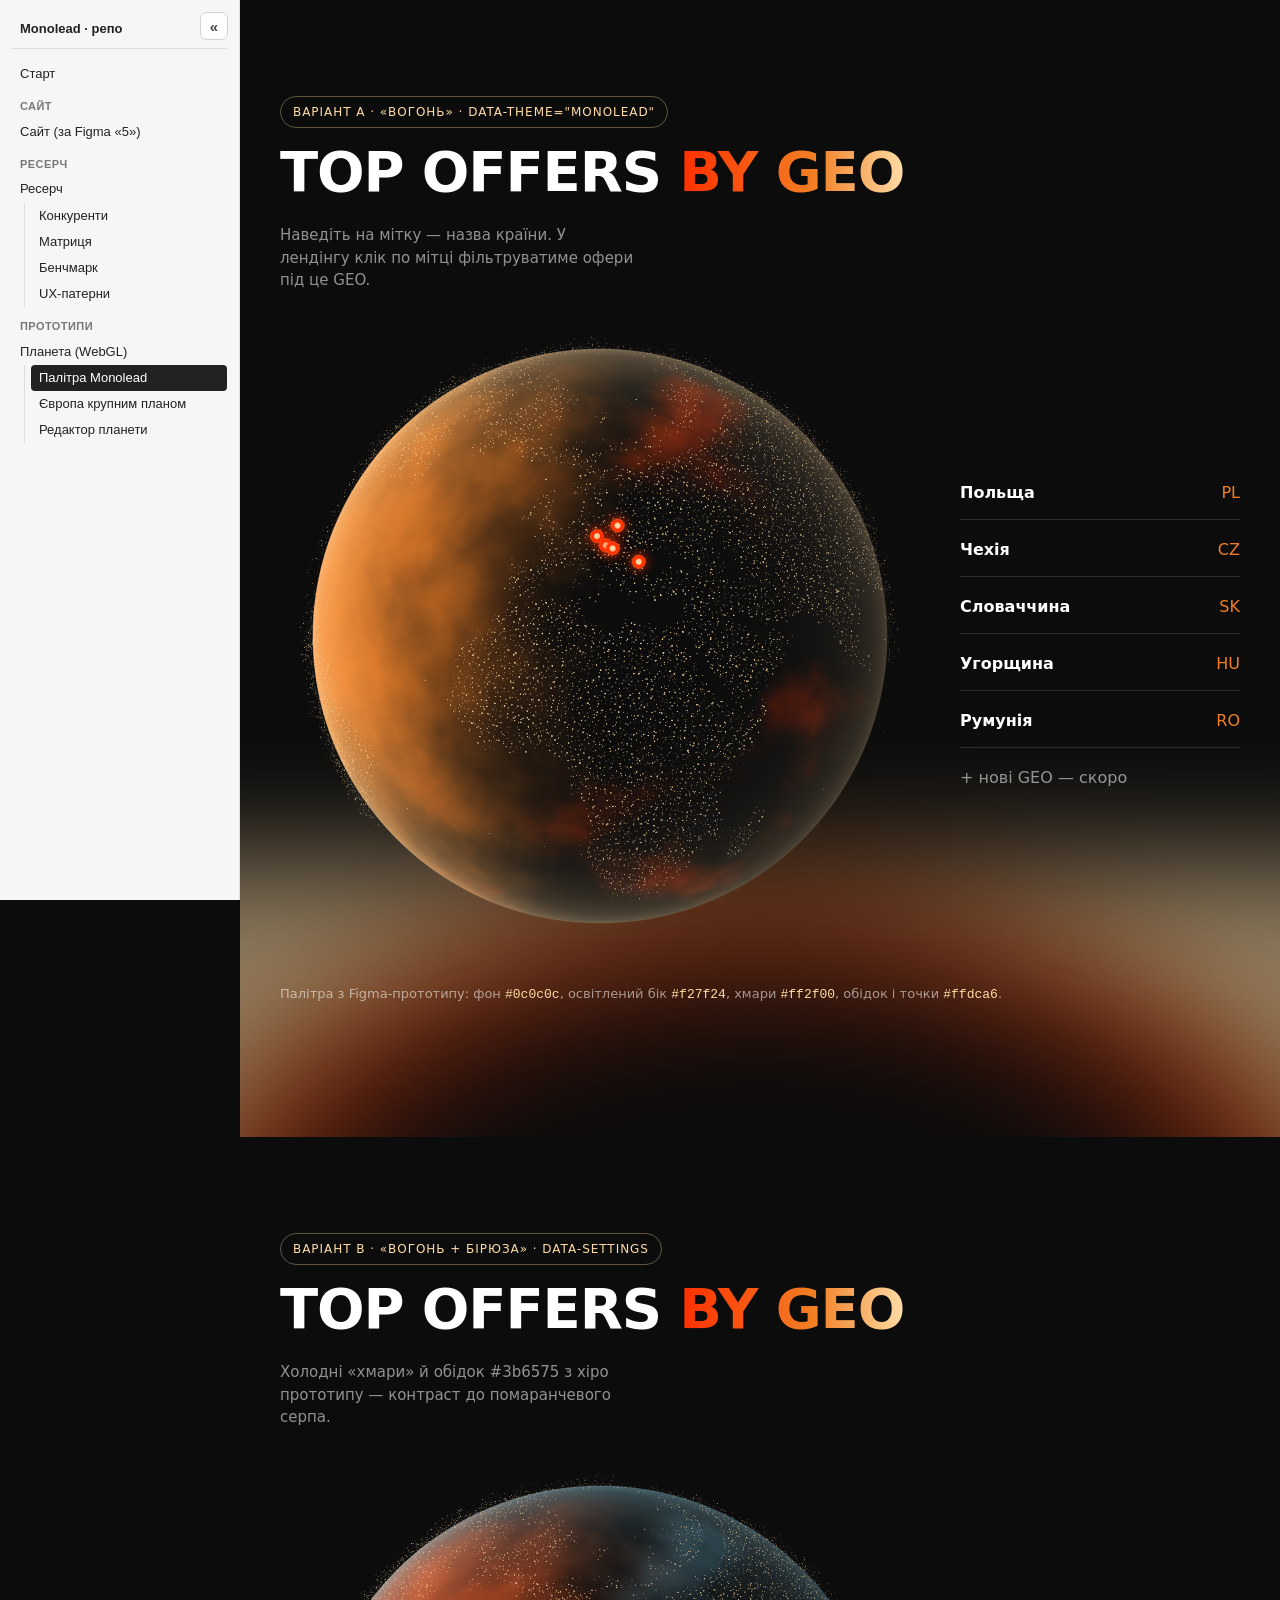
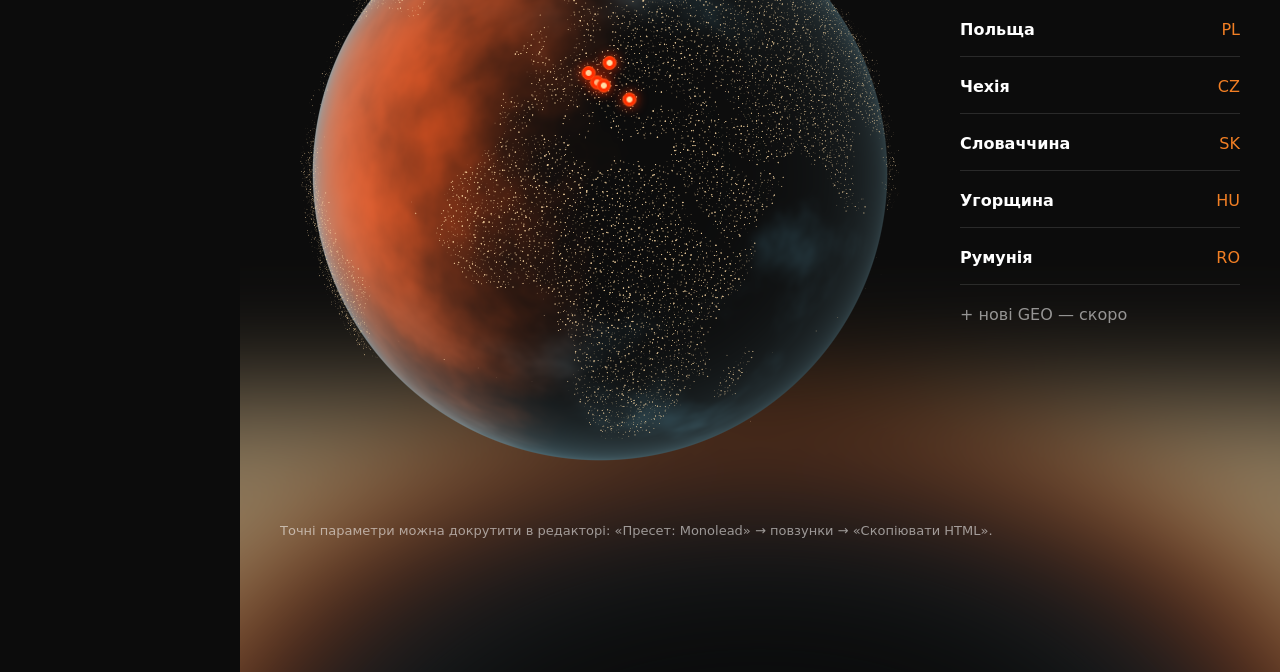
<file: prototypes/globe/globe-monolead.html>
<!doctype html>
<html lang="uk" data-root="../../">
<head>
  <meta charset="utf-8">
  <meta name="viewport" content="width=device-width, initial-scale=1">
  <title>Планета · палітра Monolead</title>
  <link rel="stylesheet" href="assets/css/globe.css">
  <style>
    /* Палітра з Figma-прототипу сайту (кадр «5»): */
    :root {
      --bg: #0c0c0c;
      --fire: #ff2f00;
      --orange: #f27f24;
      --cream: #ffdca6;
      --teal: #3b6575;
      --ink: #ffffff;
      --muted: rgba(255, 255, 255, 0.55);
    }
    * { box-sizing: border-box; }
    body { margin: 0; background: var(--bg); color: var(--ink); font: 16px/1.5 Inter, system-ui, -apple-system, sans-serif; }
    .wrap { max-width: 1280px; margin: 0 auto; padding: 0 40px; }

    .geo { position: relative; overflow: hidden; padding: 96px 0 120px; }
    /* вогняне світіння знизу — як радіальні градієнти в прототипі */
    .geo::before {
      content: ""; position: absolute; left: 50%; bottom: -55%; width: 1300px; height: 900px; transform: translateX(-50%);
      background: radial-gradient(closest-side, rgba(255, 47, 0, 0) 62%, rgba(255, 47, 0, 0.44) 77%, rgba(255, 47, 0, 0.7) 84%, var(--orange) 92%, var(--cream) 100%);
      filter: blur(60px); opacity: 0.55; pointer-events: none;
    }
    .geo--cool::before {
      background: radial-gradient(closest-side, rgba(59, 101, 117, 0) 55%, rgba(59, 101, 117, 0.5) 75%, rgba(255, 47, 0, 0.55) 88%, var(--orange) 95%, var(--cream) 100%);
    }
    .head { position: relative; display: flex; justify-content: space-between; align-items: end; gap: 24px; flex-wrap: wrap; margin-bottom: 24px; }
    .head h2 { margin: 0; font-size: clamp(32px, 4.4vw, 56px); line-height: 1; font-weight: 800; letter-spacing: -0.02em; text-transform: uppercase; }
    .head h2 em { font-style: normal; background: linear-gradient(90deg, var(--fire), var(--orange) 60%, var(--cream)); -webkit-background-clip: text; background-clip: text; color: transparent; }
    .head p { margin: 0; max-width: 360px; color: var(--muted); font-size: 15px; }
    .tag { display: inline-block; font-size: 12px; letter-spacing: .08em; text-transform: uppercase; color: var(--cream); border: 1px solid rgba(255, 220, 166, .35); border-radius: 999px; padding: 6px 12px; margin-bottom: 16px; }
    .stage { position: relative; display: grid; grid-template-columns: 1fr 280px; gap: 40px; align-items: center; }
    .list { list-style: none; margin: 0; padding: 0; display: grid; gap: 4px; }
    .list li { display: flex; justify-content: space-between; padding: 14px 0; border-bottom: 1px solid rgba(255, 255, 255, .12); font-weight: 600; }
    .list li span { color: var(--orange); font-weight: 500; }
    .list li.soon { color: var(--muted); border-bottom: 0; font-weight: 400; }
    .note { position: relative; margin-top: 28px; font-size: 13px; color: var(--muted); }
    .note code { color: var(--cream); }
    @media (max-width: 860px) { .wrap { padding: 0 16px; } .stage { grid-template-columns: 1fr; } }
  </style>
  <link rel="stylesheet" href="../../_nav/nav.css">
  <script src="../../_nav/tree.js"></script>
  <script src="../../_nav/nav.js" defer></script>
</head>
<body>

  <!-- Варіант A: тема monolead як є -->
  <section class="geo">
    <div class="wrap">
      <span class="tag">Варіант A · «Вогонь» · data-theme="monolead"</span>
      <div class="head">
        <h2>Top offers <em>by GEO</em></h2>
        <p>Наведіть на мітку — назва країни. У лендінгу клік по мітці фільтруватиме офери під це GEO.</p>
      </div>
      <div class="stage">
        <div class="globe" data-globe data-theme="monolead">
          <canvas aria-hidden="true"></canvas>
          <button class="globe__marker" data-lat="52.23" data-lon="21.01" aria-label="Польща">+</button>
          <button class="globe__marker" data-lat="50.08" data-lon="14.44" aria-label="Чехія">+</button>
          <button class="globe__marker" data-lat="48.15" data-lon="17.11" aria-label="Словаччина">+</button>
          <button class="globe__marker" data-lat="47.5" data-lon="19.04" aria-label="Угорщина">+</button>
          <button class="globe__marker" data-lat="44.43" data-lon="26.1" aria-label="Румунія">+</button>
        </div>
        <ul class="list">
          <li>Польща <span>PL</span></li>
          <li>Чехія <span>CZ</span></li>
          <li>Словаччина <span>SK</span></li>
          <li>Угорщина <span>HU</span></li>
          <li>Румунія <span>RO</span></li>
          <li class="soon">+ нові GEO — скоро</li>
        </ul>
      </div>
      <p class="note">Палітра з Figma-прототипу: фон <code>#0c0c0c</code>, освітлений бік <code>#f27f24</code>, хмари <code>#ff2f00</code>, обідок і точки <code>#ffdca6</code>.</p>
    </div>
  </section>

  <!-- Варіант B: той самий вогонь + бірюзовий акцент з хіро прототипу -->
  <section class="geo geo--cool">
    <div class="wrap">
      <span class="tag">Варіант B · «Вогонь + бірюза» · data-settings</span>
      <div class="head">
        <h2>Top offers <em>by GEO</em></h2>
        <p>Холодні «хмари» й обідок #3b6575 з хіро прототипу — контраст до помаранчевого серпа.</p>
      </div>
      <div class="stage">
        <div class="globe" data-globe data-theme="monolead"
             data-settings='{"cloud":"#3b6575","rim":"#7fb3c4","cloudTint":0.6,"lit":"#ff5a1f","dot":"#ffdca6","rimStrength":0.9}'>
          <canvas aria-hidden="true"></canvas>
          <button class="globe__marker" data-lat="52.23" data-lon="21.01" aria-label="Польща">+</button>
          <button class="globe__marker" data-lat="50.08" data-lon="14.44" aria-label="Чехія">+</button>
          <button class="globe__marker" data-lat="48.15" data-lon="17.11" aria-label="Словаччина">+</button>
          <button class="globe__marker" data-lat="47.5" data-lon="19.04" aria-label="Угорщина">+</button>
          <button class="globe__marker" data-lat="44.43" data-lon="26.1" aria-label="Румунія">+</button>
        </div>
        <ul class="list">
          <li>Польща <span>PL</span></li>
          <li>Чехія <span>CZ</span></li>
          <li>Словаччина <span>SK</span></li>
          <li>Угорщина <span>HU</span></li>
          <li>Румунія <span>RO</span></li>
          <li class="soon">+ нові GEO — скоро</li>
        </ul>
      </div>
      <p class="note">Точні параметри можна докрутити в редакторі: «Пресет: Monolead» → повзунки → «Скопіювати HTML».</p>
    </div>
  </section>

  <script src="assets/js/globe-land.js"></script>
  <script src="assets/js/globe.js"></script>
</body>
</html>
</file>
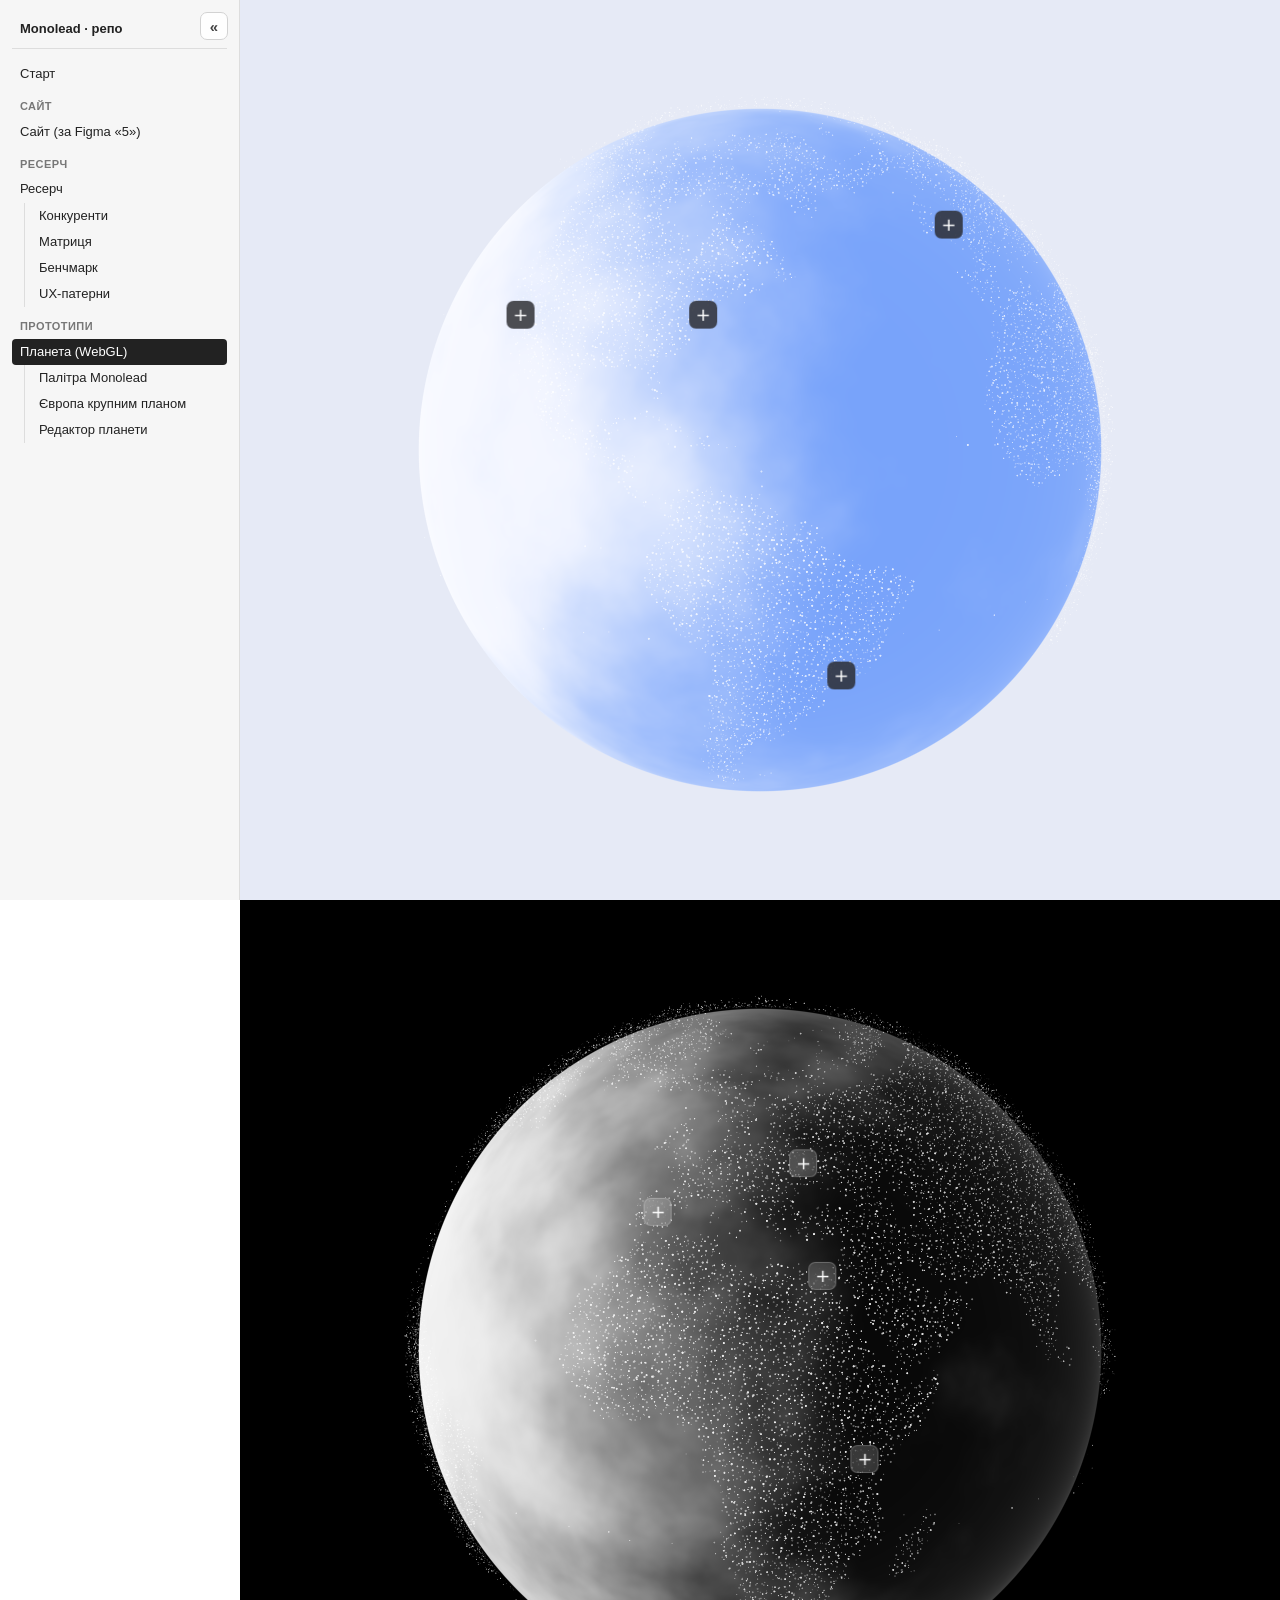
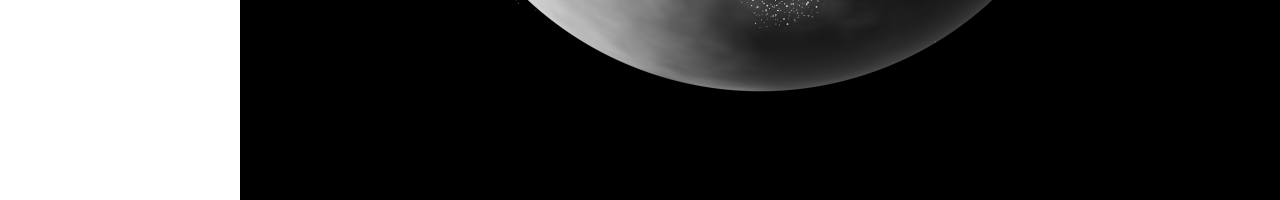
<file: prototypes/globe/globe.html>
<!doctype html>
<html lang="ro" data-root="../../">
<head>
  <meta charset="utf-8">
  <meta name="viewport" content="width=device-width, initial-scale=1">
  <title>Globe — demo</title>
  <link rel="stylesheet" href="assets/css/globe.css">
  <style>
    body { margin: 0; font-family: system-ui, sans-serif; }
    .globe-section { min-height: 100vh; display: grid; place-items: center; padding: 40px 16px; box-sizing: border-box; }
    .globe-section--light { background: #e6eaf6; }
    .globe-section--dark { background: #000; }
  </style>
  <link rel="stylesheet" href="../../_nav/nav.css">
  <script src="../../_nav/tree.js"></script>
  <script src="../../_nav/nav.js" defer></script>
</head>
<body>
  <section class="globe-section globe-section--light">
    <div class="globe" data-globe data-theme="light" data-start-lon="-60">
      <canvas aria-hidden="true"></canvas>
      <button class="globe__marker" data-lat="40.7" data-lon="-74" aria-label="New York">+</button>
      <button class="globe__marker" data-lat="-23.5" data-lon="-46.6" aria-label="São Paulo">+</button>
      <button class="globe__marker" data-lat="51.5" data-lon="-0.1" aria-label="London">+</button>
      <button class="globe__marker" data-lat="34" data-lon="-118.2" aria-label="Los Angeles">+</button>
    </div>
  </section>
  <section class="globe-section globe-section--dark">
    <div class="globe" data-globe data-theme="dark" data-start-lon="20">
      <canvas aria-hidden="true"></canvas>
      <button class="globe__marker" data-lat="40.42" data-lon="-3.7" aria-label="Madrid">+</button>
      <button class="globe__marker" data-lat="30.04" data-lon="31.24" aria-label="Cairo">+</button>
      <button class="globe__marker" data-lat="50.45" data-lon="30.52" aria-label="Kyiv">+</button>
      <button class="globe__marker" data-lat="-1.29" data-lon="36.82" aria-label="Nairobi">+</button>
    </div>
  </section>
  <script src="assets/js/globe-land.js"></script>
  <script src="assets/js/globe.js"></script>
</body>
</html>
</file>
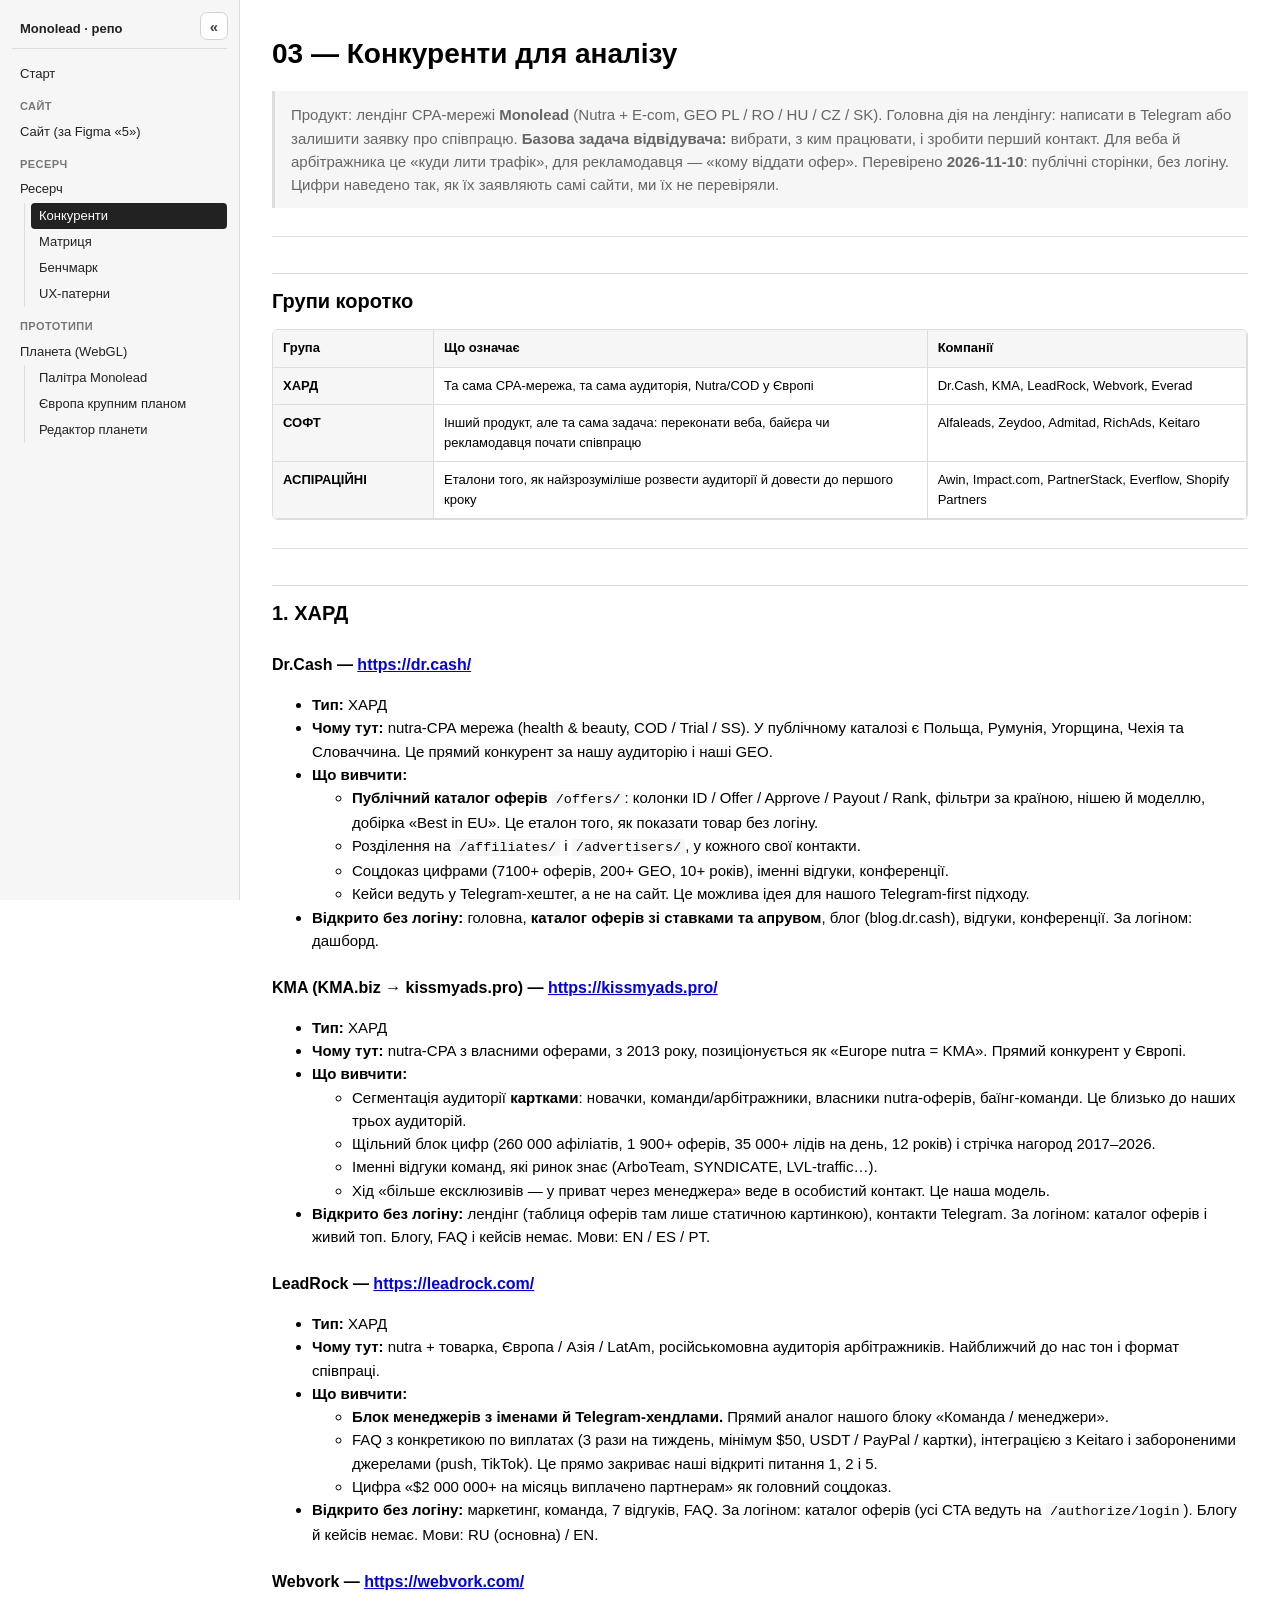
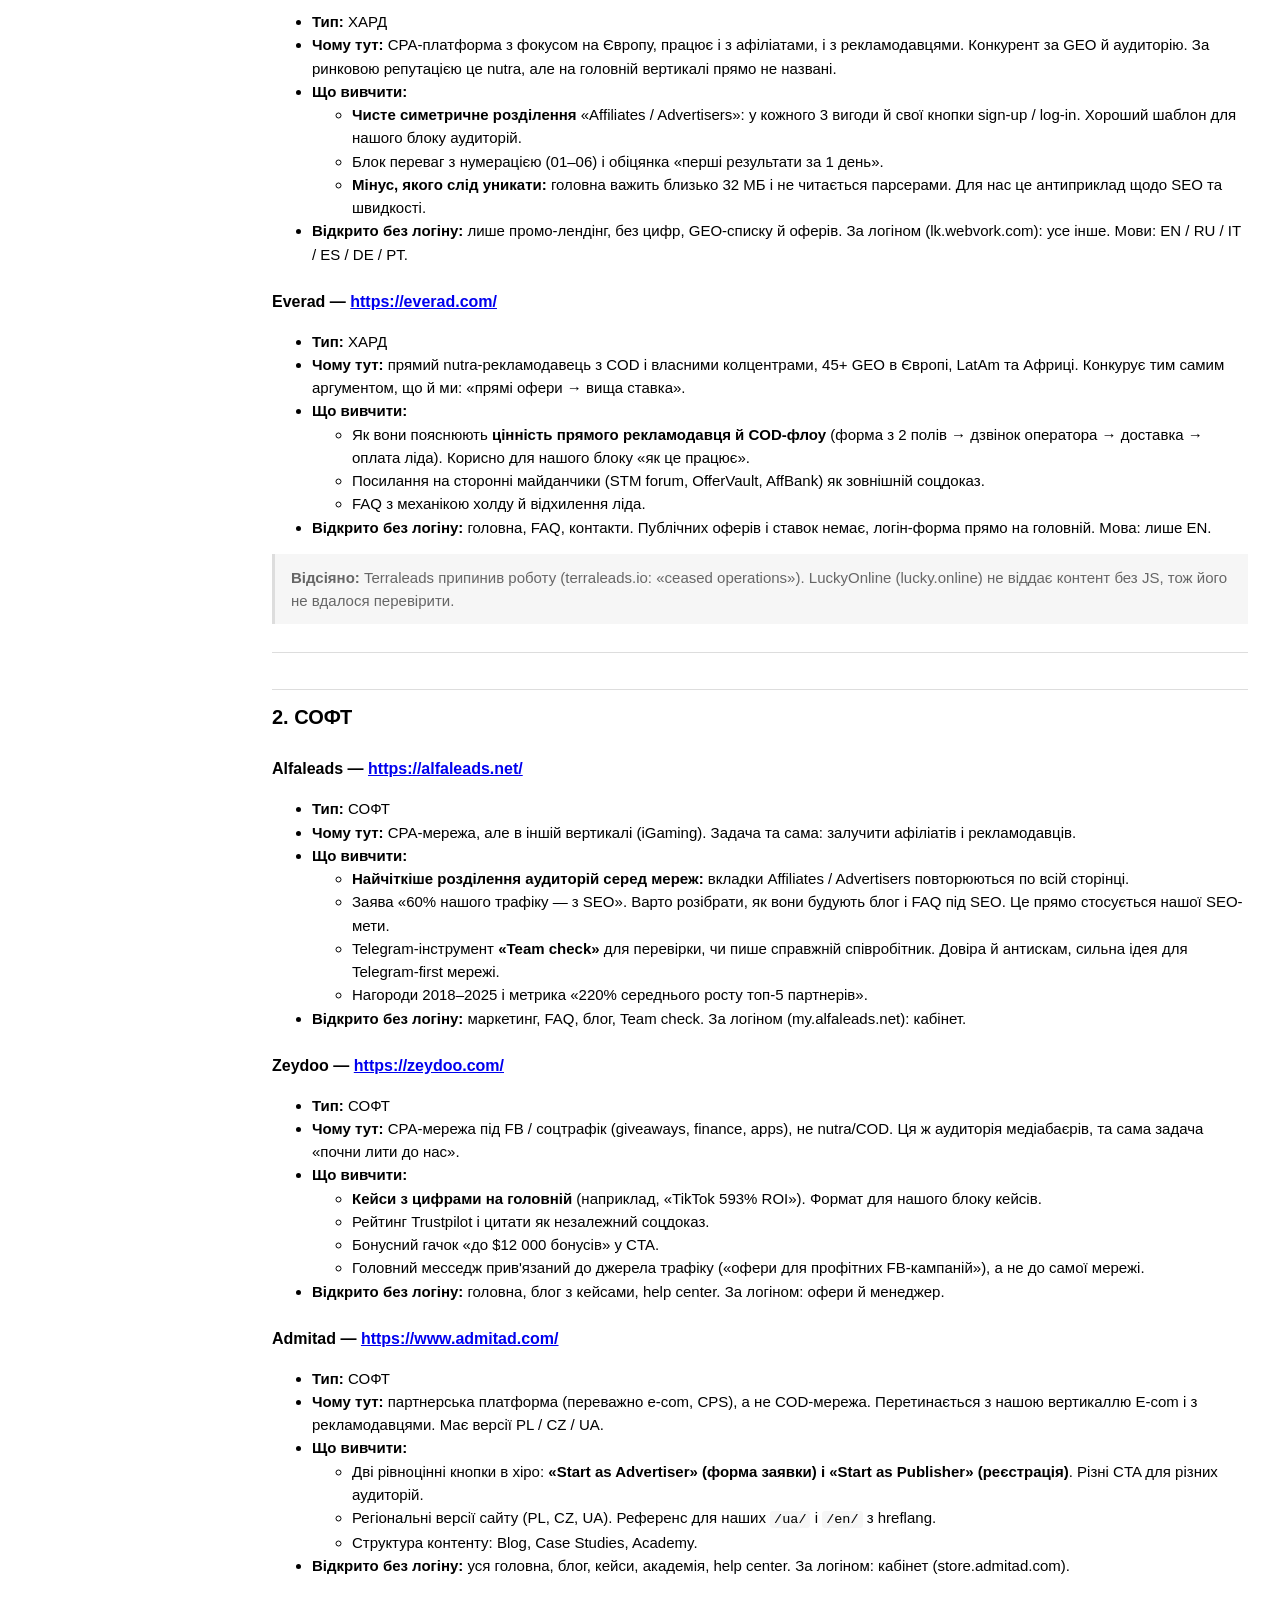
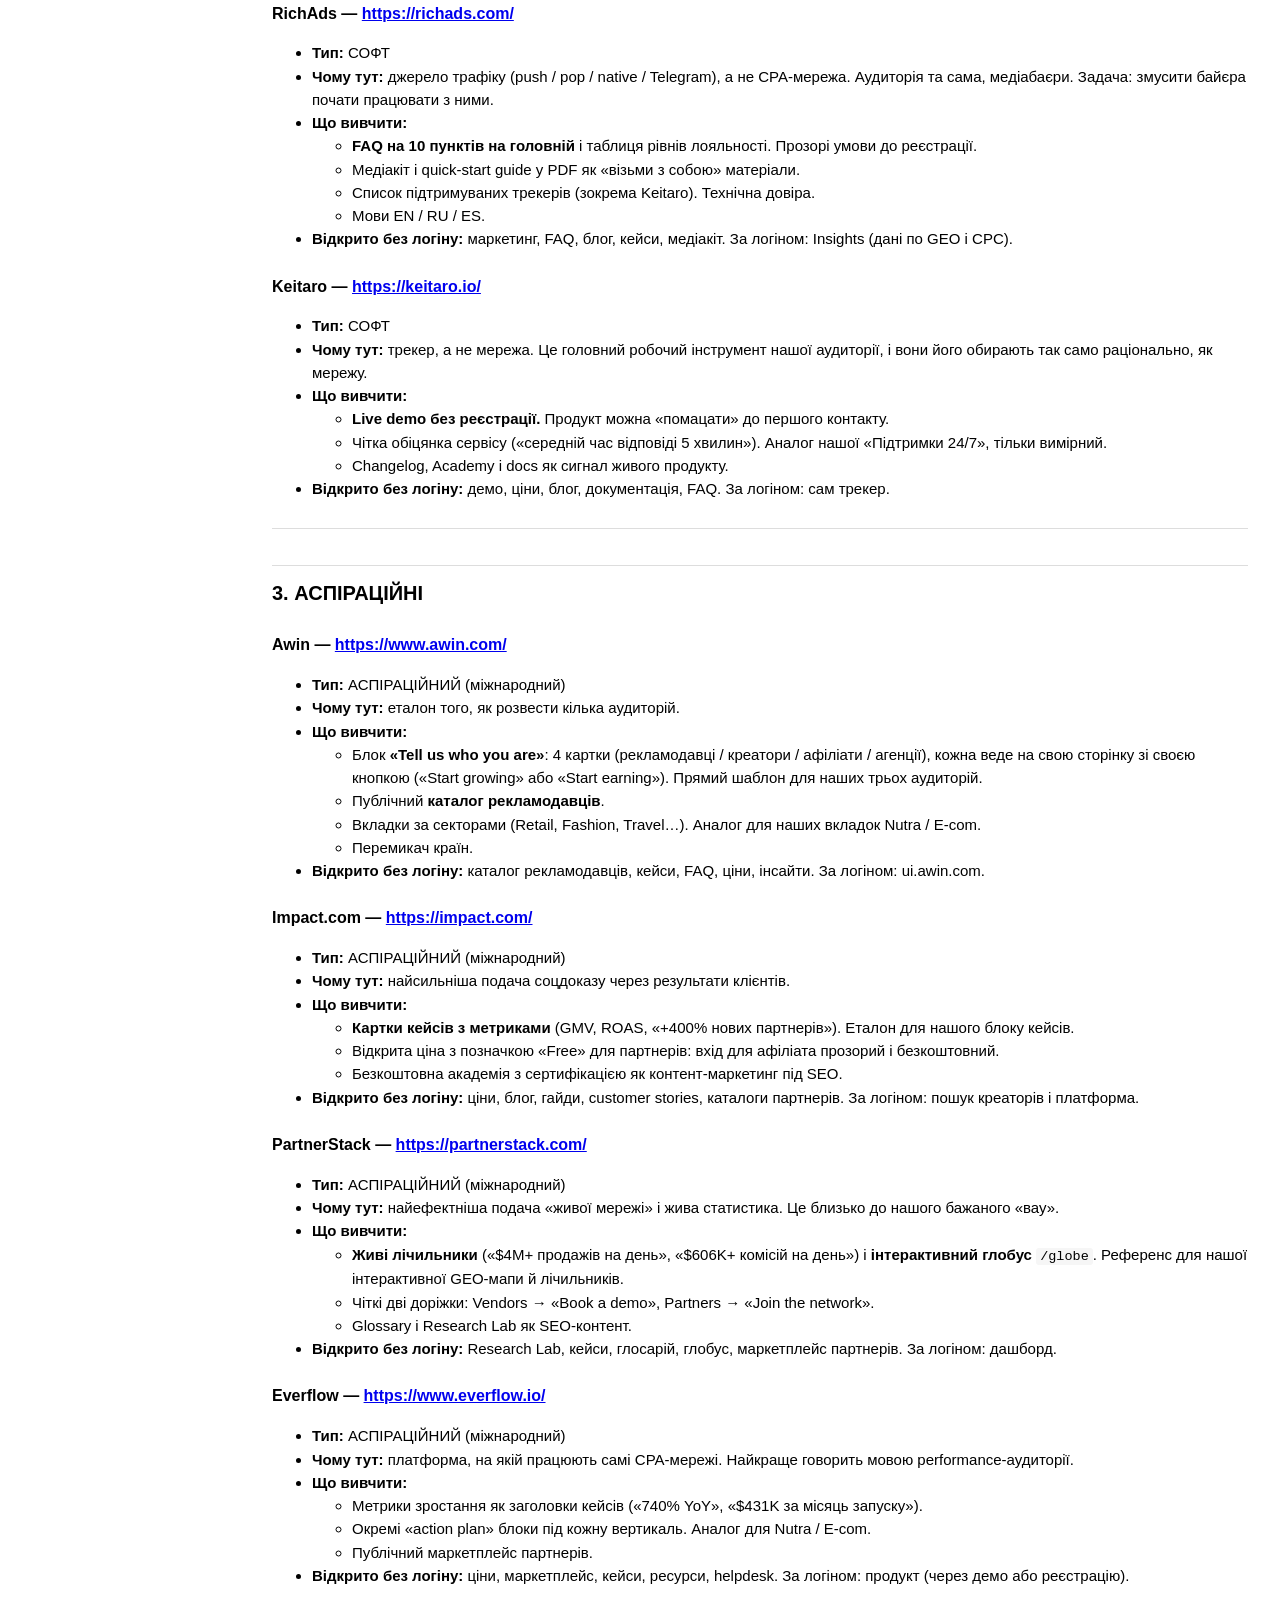
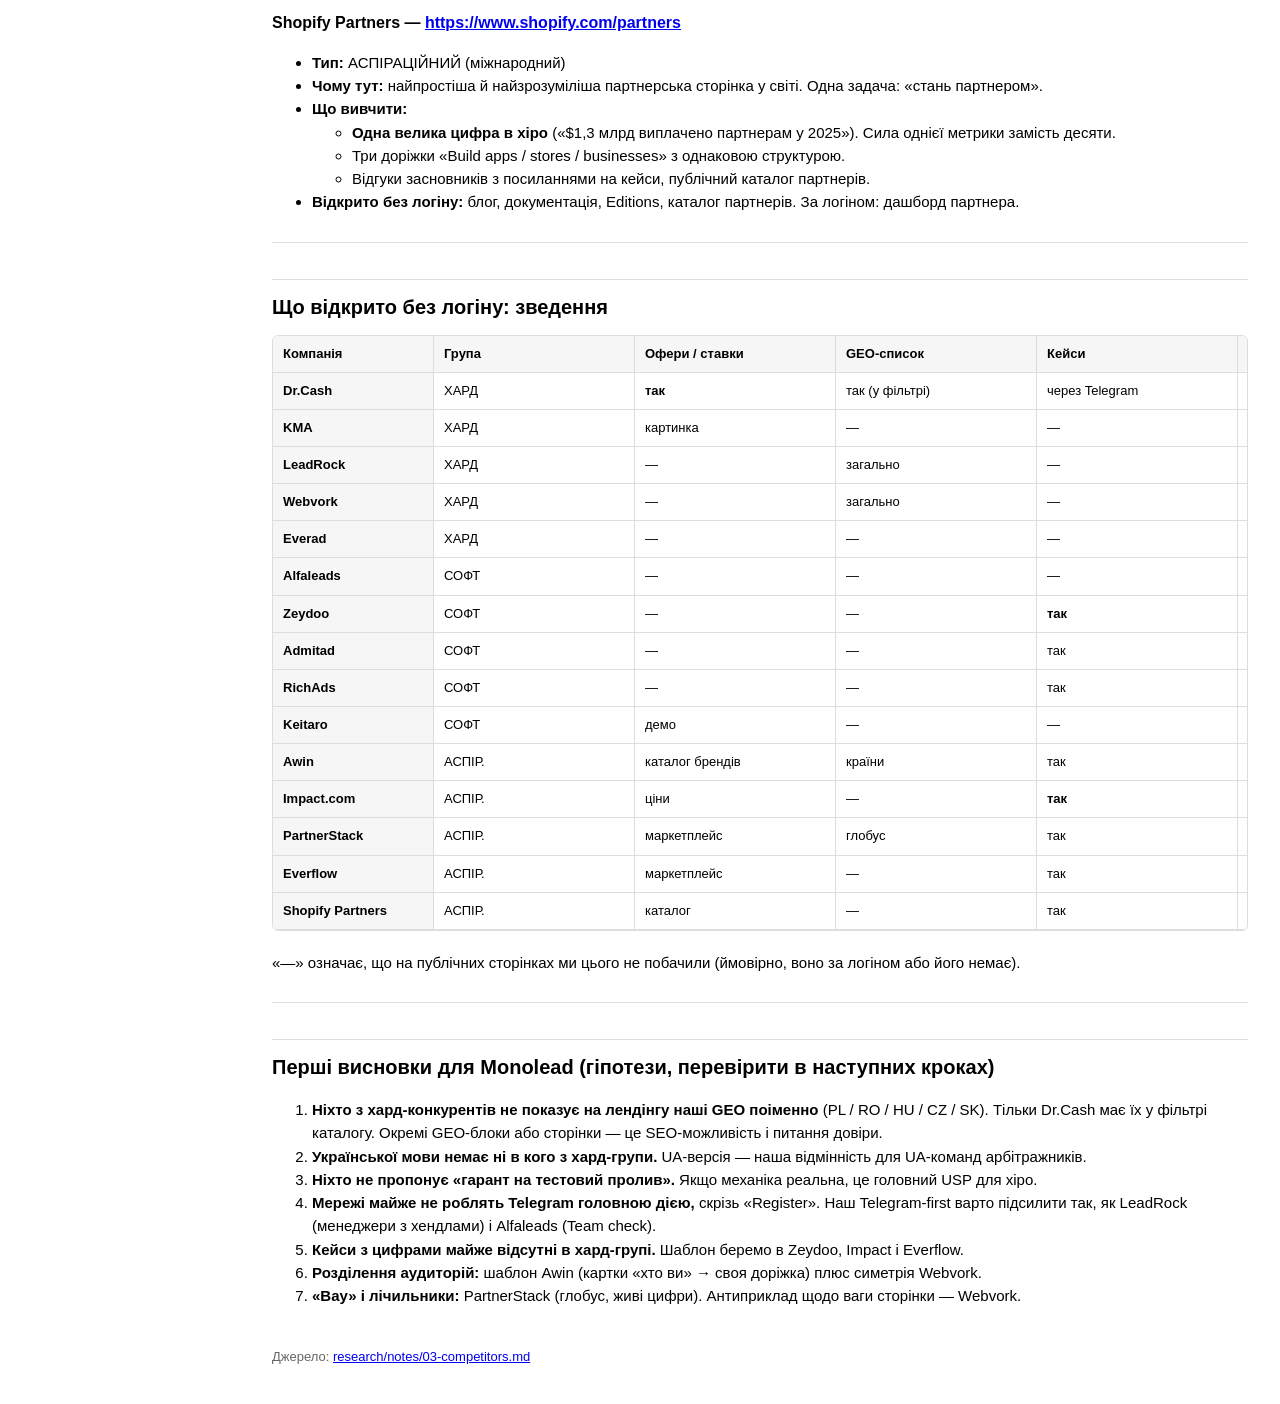
<file: research/notes/03-competitors.html>
<!doctype html>
<html lang="uk" data-root="../../">
<head>
  <meta charset="utf-8">
  <meta name="viewport" content="width=device-width, initial-scale=1">
  <title>Конкуренти · Monolead</title>
  <link rel="stylesheet" href="../../_nav/nav.css">
  <script src="../../_nav/tree.js"></script>
  <script src="../../_nav/nav.js" defer></script>
  <!-- Згенеровано з 03-competitors.md — джерело правок: .md -->
  <style>
    :root { color-scheme: light dark; --line: #ddd; --muted: #666; --soft: #f6f6f6; }
    @media (prefers-color-scheme: dark) { :root { --line: #333; --muted: #999; --soft: #1c1c1c; } }
    body { margin: 0; font: 15px/1.55 -apple-system, BlinkMacSystemFont, "Segoe UI", Roboto, sans-serif; background: Canvas; color: CanvasText; }
    main { max-width: 1200px; padding: 32px; box-sizing: border-box; }
    h1 { font-size: 28px; margin: 0 0 16px; }
    h2 { font-size: 20px; margin: 36px 0 10px; padding-top: 12px; border-top: 1px solid var(--line); }
    h3 { font-size: 16px; margin: 24px 0 8px; }
    a { color: LinkText; }
    blockquote { margin: 0 0 20px; padding: 8px 16px; border-left: 3px solid var(--line); color: var(--muted); background: var(--soft); }
    blockquote p { margin: 4px 0; }
    code { font-size: .9em; background: var(--soft); padding: 1px 4px; border-radius: 3px; }
    hr { border: 0; border-top: 1px solid var(--line); margin: 28px 0; }
    .table-wrap { overflow-x: auto; margin: 12px 0 20px; border: 1px solid var(--line); border-radius: 6px; }
    table { border-collapse: collapse; font-size: 13px; min-width: 100%; }
    th, td { border-bottom: 1px solid var(--line); border-right: 1px solid var(--line); padding: 8px 10px; text-align: left; vertical-align: top; }
    th { background: var(--soft); position: sticky; top: 0; }
    td:first-child, th:first-child { background: var(--soft); font-weight: 600; min-width: 140px; }
    td { min-width: 180px; }
    .shots { display: grid; grid-template-columns: repeat(auto-fill, minmax(220px, 1fr)); gap: 12px; }
    .shots a { display: block; text-decoration: none; color: inherit; border: 1px solid var(--line); border-radius: 6px; overflow: hidden; }
    .shots img { display: block; width: 100%; height: 140px; object-fit: cover; object-position: top; }
    .shots span { display: block; padding: 6px 8px; font-size: 12px; color: var(--muted); }
    @media (max-width: 720px) { main { padding: 20px 16px; } }
  </style>
</head>
<body>
  <main>
<h1>03 — Конкуренти для аналізу</h1>
<blockquote>
<p>Продукт: лендінг CPA-мережі <strong>Monolead</strong> (Nutra + E-com, GEO PL / RO / HU / CZ / SK). Головна дія на лендінгу: написати в Telegram або залишити заявку про співпрацю.
<strong>Базова задача відвідувача:</strong> вибрати, з ким працювати, і зробити перший контакт. Для веба й арбітражника це «куди лити трафік», для рекламодавця — «кому віддати офер».
Перевірено <strong>2026-11-10</strong>: публічні сторінки, без логіну. Цифри наведено так, як їх заявляють самі сайти, ми їх не перевіряли.</p>
</blockquote>
<hr>
<h2>Групи коротко</h2>
<div class="table-wrap"><table>
<thead>
<tr>
<th>Група</th>
<th>Що означає</th>
<th>Компанії</th>
</tr>
</thead>
<tbody><tr>
<td><strong>ХАРД</strong></td>
<td>Та сама CPA-мережа, та сама аудиторія, Nutra/COD у Європі</td>
<td>Dr.Cash, KMA, LeadRock, Webvork, Everad</td>
</tr>
<tr>
<td><strong>СОФТ</strong></td>
<td>Інший продукт, але та сама задача: переконати веба, байєра чи рекламодавця почати співпрацю</td>
<td>Alfaleads, Zeydoo, Admitad, RichAds, Keitaro</td>
</tr>
<tr>
<td><strong>АСПІРАЦІЙНІ</strong></td>
<td>Еталони того, як найзрозуміліше розвести аудиторії й довести до першого кроку</td>
<td>Awin, Impact.com, PartnerStack, Everflow, Shopify Partners</td>
</tr>
</tbody></table></div>
<hr>
<h2>1. ХАРД</h2>
<h3>Dr.Cash — <a href="https://dr.cash/" target="_blank" rel="noopener">https://dr.cash/</a></h3>
<ul>
<li><strong>Тип:</strong> ХАРД</li>
<li><strong>Чому тут:</strong> nutra-CPA мережа (health &amp; beauty, COD / Trial / SS). У публічному каталозі є Польща, Румунія, Угорщина, Чехія та Словаччина. Це прямий конкурент за нашу аудиторію і наші GEO.</li>
<li><strong>Що вивчити:</strong><ul>
<li><strong>Публічний каталог оферів</strong> <code>/offers/</code>: колонки ID / Offer / Approve / Payout / Rank, фільтри за країною, нішею й моделлю, добірка «Best in EU». Це еталон того, як показати товар без логіну.</li>
<li>Розділення на <code>/affiliates/</code> і <code>/advertisers/</code>, у кожного свої контакти.</li>
<li>Соцдоказ цифрами (7100+ оферів, 200+ GEO, 10+ років), іменні відгуки, конференції.</li>
<li>Кейси ведуть у Telegram-хештег, а не на сайт. Це можлива ідея для нашого Telegram-first підходу.</li>
</ul>
</li>
<li><strong>Відкрито без логіну:</strong> головна, <strong>каталог оферів зі ставками та апрувом</strong>, блог (blog.dr.cash), відгуки, конференції. За логіном: дашборд.</li>
</ul>
<h3>KMA (KMA.biz → kissmyads.pro) — <a href="https://kissmyads.pro/" target="_blank" rel="noopener">https://kissmyads.pro/</a></h3>
<ul>
<li><strong>Тип:</strong> ХАРД</li>
<li><strong>Чому тут:</strong> nutra-CPA з власними оферами, з 2013 року, позиціонується як «Europe nutra = KMA». Прямий конкурент у Європі.</li>
<li><strong>Що вивчити:</strong><ul>
<li>Сегментація аудиторії <strong>картками</strong>: новачки, команди/арбітражники, власники nutra-оферів, баїнг-команди. Це близько до наших трьох аудиторій.</li>
<li>Щільний блок цифр (260 000 афіліатів, 1 900+ оферів, 35 000+ лідів на день, 12 років) і стрічка нагород 2017–2026.</li>
<li>Іменні відгуки команд, які ринок знає (ArboTeam, SYNDICATE, LVL-traffic…).</li>
<li>Хід «більше ексклюзивів — у приват через менеджера» веде в особистий контакт. Це наша модель.</li>
</ul>
</li>
<li><strong>Відкрито без логіну:</strong> лендінг (таблиця оферів там лише статичною картинкою), контакти Telegram. За логіном: каталог оферів і живий топ. Блогу, FAQ і кейсів немає. Мови: EN / ES / PT.</li>
</ul>
<h3>LeadRock — <a href="https://leadrock.com/" target="_blank" rel="noopener">https://leadrock.com/</a></h3>
<ul>
<li><strong>Тип:</strong> ХАРД</li>
<li><strong>Чому тут:</strong> nutra + товарка, Європа / Азія / LatAm, російськомовна аудиторія арбітражників. Найближчий до нас тон і формат співпраці.</li>
<li><strong>Що вивчити:</strong><ul>
<li><strong>Блок менеджерів з іменами й Telegram-хендлами.</strong> Прямий аналог нашого блоку «Команда / менеджери».</li>
<li>FAQ з конкретикою по виплатах (3 рази на тиждень, мінімум $50, USDT / PayPal / картки), інтеграцією з Keitaro і забороненими джерелами (push, TikTok). Це прямо закриває наші відкриті питання 1, 2 і 5.</li>
<li>Цифра «$2 000 000+ на місяць виплачено партнерам» як головний соцдоказ.</li>
</ul>
</li>
<li><strong>Відкрито без логіну:</strong> маркетинг, команда, 7 відгуків, FAQ. За логіном: каталог оферів (усі CTA ведуть на <code>/authorize/login</code>). Блогу й кейсів немає. Мови: RU (основна) / EN.</li>
</ul>
<h3>Webvork — <a href="https://webvork.com/" target="_blank" rel="noopener">https://webvork.com/</a></h3>
<ul>
<li><strong>Тип:</strong> ХАРД</li>
<li><strong>Чому тут:</strong> CPA-платформа з фокусом на Європу, працює і з афіліатами, і з рекламодавцями. Конкурент за GEO й аудиторію. За ринковою репутацією це nutra, але на головній вертикалі прямо не названі.</li>
<li><strong>Що вивчити:</strong><ul>
<li><strong>Чисте симетричне розділення</strong> «Affiliates / Advertisers»: у кожного 3 вигоди й свої кнопки sign-up / log-in. Хороший шаблон для нашого блоку аудиторій.</li>
<li>Блок переваг з нумерацією (01–06) і обіцянка «перші результати за 1 день».</li>
<li><strong>Мінус, якого слід уникати:</strong> головна важить близько 32 МБ і не читається парсерами. Для нас це антиприклад щодо SEO та швидкості.</li>
</ul>
</li>
<li><strong>Відкрито без логіну:</strong> лише промо-лендінг, без цифр, GEO-списку й оферів. За логіном (lk.webvork.com): усе інше. Мови: EN / RU / IT / ES / DE / PT.</li>
</ul>
<h3>Everad — <a href="https://everad.com/" target="_blank" rel="noopener">https://everad.com/</a></h3>
<ul>
<li><strong>Тип:</strong> ХАРД</li>
<li><strong>Чому тут:</strong> прямий nutra-рекламодавець з COD і власними колцентрами, 45+ GEO в Європі, LatAm та Африці. Конкурує тим самим аргументом, що й ми: «прямі офери → вища ставка».</li>
<li><strong>Що вивчити:</strong><ul>
<li>Як вони пояснюють <strong>цінність прямого рекламодавця й COD-флоу</strong> (форма з 2 полів → дзвінок оператора → доставка → оплата ліда). Корисно для нашого блоку «як це працює».</li>
<li>Посилання на сторонні майданчики (STM forum, OfferVault, AffBank) як зовнішній соцдоказ.</li>
<li>FAQ з механікою холду й відхилення ліда.</li>
</ul>
</li>
<li><strong>Відкрито без логіну:</strong> головна, FAQ, контакти. Публічних оферів і ставок немає, логін-форма прямо на головній. Мова: лише EN.</li>
</ul>
<blockquote>
<p><strong>Відсіяно:</strong> Terraleads припинив роботу (terraleads.io: «ceased operations»). LuckyOnline (lucky.online) не віддає контент без JS, тож його не вдалося перевірити.</p>
</blockquote>
<hr>
<h2>2. СОФТ</h2>
<h3>Alfaleads — <a href="https://alfaleads.net/" target="_blank" rel="noopener">https://alfaleads.net/</a></h3>
<ul>
<li><strong>Тип:</strong> СОФТ</li>
<li><strong>Чому тут:</strong> CPA-мережа, але в іншій вертикалі (iGaming). Задача та сама: залучити афіліатів і рекламодавців.</li>
<li><strong>Що вивчити:</strong><ul>
<li><strong>Найчіткіше розділення аудиторій серед мереж:</strong> вкладки Affiliates / Advertisers повторюються по всій сторінці.</li>
<li>Заява «60% нашого трафіку — з SEO». Варто розібрати, як вони будують блог і FAQ під SEO. Це прямо стосується нашої SEO-мети.</li>
<li>Telegram-інструмент <strong>«Team check»</strong> для перевірки, чи пише справжній співробітник. Довіра й антискам, сильна ідея для Telegram-first мережі.</li>
<li>Нагороди 2018–2025 і метрика «220% середнього росту топ-5 партнерів».</li>
</ul>
</li>
<li><strong>Відкрито без логіну:</strong> маркетинг, FAQ, блог, Team check. За логіном (my.alfaleads.net): кабінет.</li>
</ul>
<h3>Zeydoo — <a href="https://zeydoo.com/" target="_blank" rel="noopener">https://zeydoo.com/</a></h3>
<ul>
<li><strong>Тип:</strong> СОФТ</li>
<li><strong>Чому тут:</strong> CPA-мережа під FB / соцтрафік (giveaways, finance, apps), не nutra/COD. Ця ж аудиторія медіабаєрів, та сама задача «почни лити до нас».</li>
<li><strong>Що вивчити:</strong><ul>
<li><strong>Кейси з цифрами на головній</strong> (наприклад, «TikTok 593% ROI»). Формат для нашого блоку кейсів.</li>
<li>Рейтинг Trustpilot і цитати як незалежний соцдоказ.</li>
<li>Бонусний гачок «до $12 000 бонусів» у CTA.</li>
<li>Головний месседж прив&#39;язаний до джерела трафіку («офери для профітних FB-кампаній»), а не до самої мережі.</li>
</ul>
</li>
<li><strong>Відкрито без логіну:</strong> головна, блог з кейсами, help center. За логіном: офери й менеджер.</li>
</ul>
<h3>Admitad — <a href="https://www.admitad.com/" target="_blank" rel="noopener">https://www.admitad.com/</a></h3>
<ul>
<li><strong>Тип:</strong> СОФТ</li>
<li><strong>Чому тут:</strong> партнерська платформа (переважно e-com, CPS), а не COD-мережа. Перетинається з нашою вертикаллю E-com і з рекламодавцями. Має версії PL / CZ / UA.</li>
<li><strong>Що вивчити:</strong><ul>
<li>Дві рівноцінні кнопки в хіро: <strong>«Start as Advertiser» (форма заявки) і «Start as Publisher» (реєстрація)</strong>. Різні CTA для різних аудиторій.</li>
<li>Регіональні версії сайту (PL, CZ, UA). Референс для наших <code>/ua/</code> і <code>/en/</code> з hreflang.</li>
<li>Структура контенту: Blog, Case Studies, Academy.</li>
</ul>
</li>
<li><strong>Відкрито без логіну:</strong> уся головна, блог, кейси, академія, help center. За логіном: кабінет (store.admitad.com).</li>
</ul>
<h3>RichAds — <a href="https://richads.com/" target="_blank" rel="noopener">https://richads.com/</a></h3>
<ul>
<li><strong>Тип:</strong> СОФТ</li>
<li><strong>Чому тут:</strong> джерело трафіку (push / pop / native / Telegram), а не CPA-мережа. Аудиторія та сама, медіабаєри. Задача: змусити байєра почати працювати з ними.</li>
<li><strong>Що вивчити:</strong><ul>
<li><strong>FAQ на 10 пунктів на головній</strong> і таблиця рівнів лояльності. Прозорі умови до реєстрації.</li>
<li>Медіакіт і quick-start guide у PDF як «візьми з собою» матеріали.</li>
<li>Список підтримуваних трекерів (зокрема Keitaro). Технічна довіра.</li>
<li>Мови EN / RU / ES.</li>
</ul>
</li>
<li><strong>Відкрито без логіну:</strong> маркетинг, FAQ, блог, кейси, медіакіт. За логіном: Insights (дані по GEO і CPC).</li>
</ul>
<h3>Keitaro — <a href="https://keitaro.io/" target="_blank" rel="noopener">https://keitaro.io/</a></h3>
<ul>
<li><strong>Тип:</strong> СОФТ</li>
<li><strong>Чому тут:</strong> трекер, а не мережа. Це головний робочий інструмент нашої аудиторії, і вони його обирають так само раціонально, як мережу.</li>
<li><strong>Що вивчити:</strong><ul>
<li><strong>Live demo без реєстрації.</strong> Продукт можна «помацати» до першого контакту.</li>
<li>Чітка обіцянка сервісу («середній час відповіді 5 хвилин»). Аналог нашої «Підтримки 24/7», тільки вимірний.</li>
<li>Changelog, Academy і docs як сигнал живого продукту.</li>
</ul>
</li>
<li><strong>Відкрито без логіну:</strong> демо, ціни, блог, документація, FAQ. За логіном: сам трекер.</li>
</ul>
<hr>
<h2>3. АСПІРАЦІЙНІ</h2>
<h3>Awin — <a href="https://www.awin.com/" target="_blank" rel="noopener">https://www.awin.com/</a></h3>
<ul>
<li><strong>Тип:</strong> АСПІРАЦІЙНИЙ (міжнародний)</li>
<li><strong>Чому тут:</strong> еталон того, як розвести кілька аудиторій.</li>
<li><strong>Що вивчити:</strong><ul>
<li>Блок <strong>«Tell us who you are»</strong>: 4 картки (рекламодавці / креатори / афіліати / агенції), кожна веде на свою сторінку зі своєю кнопкою («Start growing» або «Start earning»). Прямий шаблон для наших трьох аудиторій.</li>
<li>Публічний <strong>каталог рекламодавців</strong>.</li>
<li>Вкладки за секторами (Retail, Fashion, Travel…). Аналог для наших вкладок Nutra / E-com.</li>
<li>Перемикач країн.</li>
</ul>
</li>
<li><strong>Відкрито без логіну:</strong> каталог рекламодавців, кейси, FAQ, ціни, інсайти. За логіном: ui.awin.com.</li>
</ul>
<h3>Impact.com — <a href="https://impact.com/" target="_blank" rel="noopener">https://impact.com/</a></h3>
<ul>
<li><strong>Тип:</strong> АСПІРАЦІЙНИЙ (міжнародний)</li>
<li><strong>Чому тут:</strong> найсильніша подача соцдоказу через результати клієнтів.</li>
<li><strong>Що вивчити:</strong><ul>
<li><strong>Картки кейсів з метриками</strong> (GMV, ROAS, «+400% нових партнерів»). Еталон для нашого блоку кейсів.</li>
<li>Відкрита ціна з позначкою «Free» для партнерів: вхід для афіліата прозорий і безкоштовний.</li>
<li>Безкоштовна академія з сертифікацією як контент-маркетинг під SEO.</li>
</ul>
</li>
<li><strong>Відкрито без логіну:</strong> ціни, блог, гайди, customer stories, каталоги партнерів. За логіном: пошук креаторів і платформа.</li>
</ul>
<h3>PartnerStack — <a href="https://partnerstack.com/" target="_blank" rel="noopener">https://partnerstack.com/</a></h3>
<ul>
<li><strong>Тип:</strong> АСПІРАЦІЙНИЙ (міжнародний)</li>
<li><strong>Чому тут:</strong> найефектніша подача «живої мережі» і жива статистика. Це близько до нашого бажаного «вау».</li>
<li><strong>Що вивчити:</strong><ul>
<li><strong>Живі лічильники</strong> («$4M+ продажів на день», «$606K+ комісій на день») і <strong>інтерактивний глобус</strong> <code>/globe</code>. Референс для нашої інтерактивної GEO-мапи й лічильників.</li>
<li>Чіткі дві доріжки: Vendors → «Book a demo», Partners → «Join the network».</li>
<li>Glossary і Research Lab як SEO-контент.</li>
</ul>
</li>
<li><strong>Відкрито без логіну:</strong> Research Lab, кейси, глосарій, глобус, маркетплейс партнерів. За логіном: дашборд.</li>
</ul>
<h3>Everflow — <a href="https://www.everflow.io/" target="_blank" rel="noopener">https://www.everflow.io/</a></h3>
<ul>
<li><strong>Тип:</strong> АСПІРАЦІЙНИЙ (міжнародний)</li>
<li><strong>Чому тут:</strong> платформа, на якій працюють самі CPA-мережі. Найкраще говорить мовою performance-аудиторії.</li>
<li><strong>Що вивчити:</strong><ul>
<li>Метрики зростання як заголовки кейсів («740% YoY», «$431K за місяць запуску»).</li>
<li>Окремі «action plan» блоки під кожну вертикаль. Аналог для Nutra / E-com.</li>
<li>Публічний маркетплейс партнерів.</li>
</ul>
</li>
<li><strong>Відкрито без логіну:</strong> ціни, маркетплейс, кейси, ресурси, helpdesk. За логіном: продукт (через демо або реєстрацію).</li>
</ul>
<h3>Shopify Partners — <a href="https://www.shopify.com/partners" target="_blank" rel="noopener">https://www.shopify.com/partners</a></h3>
<ul>
<li><strong>Тип:</strong> АСПІРАЦІЙНИЙ (міжнародний)</li>
<li><strong>Чому тут:</strong> найпростіша й найзрозуміліша партнерська сторінка у світі. Одна задача: «стань партнером».</li>
<li><strong>Що вивчити:</strong><ul>
<li><strong>Одна велика цифра в хіро</strong> («$1,3 млрд виплачено партнерам у 2025»). Сила однієї метрики замість десяти.</li>
<li>Три доріжки «Build apps / stores / businesses» з однаковою структурою.</li>
<li>Відгуки засновників з посиланнями на кейси, публічний каталог партнерів.</li>
</ul>
</li>
<li><strong>Відкрито без логіну:</strong> блог, документація, Editions, каталог партнерів. За логіном: дашборд партнера.</li>
</ul>
<hr>
<h2>Що відкрито без логіну: зведення</h2>
<div class="table-wrap"><table>
<thead>
<tr>
<th>Компанія</th>
<th>Група</th>
<th>Офери / ставки</th>
<th>GEO-список</th>
<th>Кейси</th>
<th>Відгуки</th>
<th>Команда</th>
<th>FAQ</th>
<th>Блог</th>
<th>Мови</th>
</tr>
</thead>
<tbody><tr>
<td>Dr.Cash</td>
<td>ХАРД</td>
<td><strong>так</strong></td>
<td>так (у фільтрі)</td>
<td>через Telegram</td>
<td>так</td>
<td>—</td>
<td>—</td>
<td>так</td>
<td>EN</td>
</tr>
<tr>
<td>KMA</td>
<td>ХАРД</td>
<td>картинка</td>
<td>—</td>
<td>—</td>
<td>так</td>
<td>—</td>
<td>—</td>
<td>—</td>
<td>EN ES PT</td>
</tr>
<tr>
<td>LeadRock</td>
<td>ХАРД</td>
<td>—</td>
<td>загально</td>
<td>—</td>
<td>так</td>
<td><strong>так</strong></td>
<td><strong>так</strong></td>
<td>—</td>
<td>RU EN</td>
</tr>
<tr>
<td>Webvork</td>
<td>ХАРД</td>
<td>—</td>
<td>загально</td>
<td>—</td>
<td>—</td>
<td>—</td>
<td>—</td>
<td>—</td>
<td>6 мов, без UA</td>
</tr>
<tr>
<td>Everad</td>
<td>ХАРД</td>
<td>—</td>
<td>—</td>
<td>—</td>
<td>логотипи</td>
<td>—</td>
<td>так</td>
<td>—</td>
<td>EN</td>
</tr>
<tr>
<td>Alfaleads</td>
<td>СОФТ</td>
<td>—</td>
<td>—</td>
<td>—</td>
<td>так</td>
<td>Team check</td>
<td>так</td>
<td>так</td>
<td>EN</td>
</tr>
<tr>
<td>Zeydoo</td>
<td>СОФТ</td>
<td>—</td>
<td>—</td>
<td><strong>так</strong></td>
<td>Trustpilot</td>
<td>—</td>
<td>help</td>
<td>так</td>
<td>EN</td>
</tr>
<tr>
<td>Admitad</td>
<td>СОФТ</td>
<td>—</td>
<td>—</td>
<td>так</td>
<td>так</td>
<td>—</td>
<td>help</td>
<td>так</td>
<td>у т.ч. <strong>UA, PL, CZ</strong></td>
</tr>
<tr>
<td>RichAds</td>
<td>СОФТ</td>
<td>—</td>
<td>—</td>
<td>так</td>
<td>так</td>
<td>—</td>
<td>так</td>
<td>так</td>
<td>EN RU ES</td>
</tr>
<tr>
<td>Keitaro</td>
<td>СОФТ</td>
<td>демо</td>
<td>—</td>
<td>—</td>
<td>—</td>
<td>—</td>
<td>так</td>
<td>так</td>
<td>EN</td>
</tr>
<tr>
<td>Awin</td>
<td>АСПІР.</td>
<td>каталог брендів</td>
<td>країни</td>
<td>так</td>
<td>логотипи</td>
<td>—</td>
<td>так</td>
<td>так</td>
<td>багато</td>
</tr>
<tr>
<td>Impact.com</td>
<td>АСПІР.</td>
<td>ціни</td>
<td>—</td>
<td><strong>так</strong></td>
<td>так</td>
<td>—</td>
<td>—</td>
<td>так</td>
<td>EN</td>
</tr>
<tr>
<td>PartnerStack</td>
<td>АСПІР.</td>
<td>маркетплейс</td>
<td>глобус</td>
<td>так</td>
<td>логотипи</td>
<td>—</td>
<td>—</td>
<td>так</td>
<td>EN</td>
</tr>
<tr>
<td>Everflow</td>
<td>АСПІР.</td>
<td>маркетплейс</td>
<td>—</td>
<td>так</td>
<td>так</td>
<td>—</td>
<td>—</td>
<td>так</td>
<td>EN</td>
</tr>
<tr>
<td>Shopify Partners</td>
<td>АСПІР.</td>
<td>каталог</td>
<td>—</td>
<td>так</td>
<td>так</td>
<td>—</td>
<td>—</td>
<td>так</td>
<td>багато</td>
</tr>
</tbody></table></div>
<p>«—» означає, що на публічних сторінках ми цього не побачили (ймовірно, воно за логіном або його немає).</p>
<hr>
<h2>Перші висновки для Monolead (гіпотези, перевірити в наступних кроках)</h2>
<ol>
<li><strong>Ніхто з хард-конкурентів не показує на лендінгу наші GEO поіменно</strong> (PL / RO / HU / CZ / SK). Тільки Dr.Cash має їх у фільтрі каталогу. Окремі GEO-блоки або сторінки — це SEO-можливість і питання довіри.</li>
<li><strong>Української мови немає ні в кого з хард-групи.</strong> UA-версія — наша відмінність для UA-команд арбітражників.</li>
<li><strong>Ніхто не пропонує «гарант на тестовий пролив».</strong> Якщо механіка реальна, це головний USP для хіро.</li>
<li><strong>Мережі майже не роблять Telegram головною дією,</strong> скрізь «Register». Наш Telegram-first варто підсилити так, як LeadRock (менеджери з хендлами) і Alfaleads (Team check).</li>
<li><strong>Кейси з цифрами майже відсутні в хард-групі.</strong> Шаблон беремо в Zeydoo, Impact і Everflow.</li>
<li><strong>Розділення аудиторій:</strong> шаблон Awin (картки «хто ви» → своя доріжка) плюс симетрія Webvork.</li>
<li><strong>«Вау» і лічильники:</strong> PartnerStack (глобус, живі цифри). Антиприклад щодо ваги сторінки — Webvork.</li>
</ol>


    <p style="margin-top:40px;color:var(--muted);font-size:13px">Джерело: <a href="https://github.com/natocheiev/monolead-landing/blob/main/research/notes/03-competitors.md" target="_blank" rel="noopener">research/notes/03-competitors.md</a></p>
  </main>
</body>
</html>
</file>
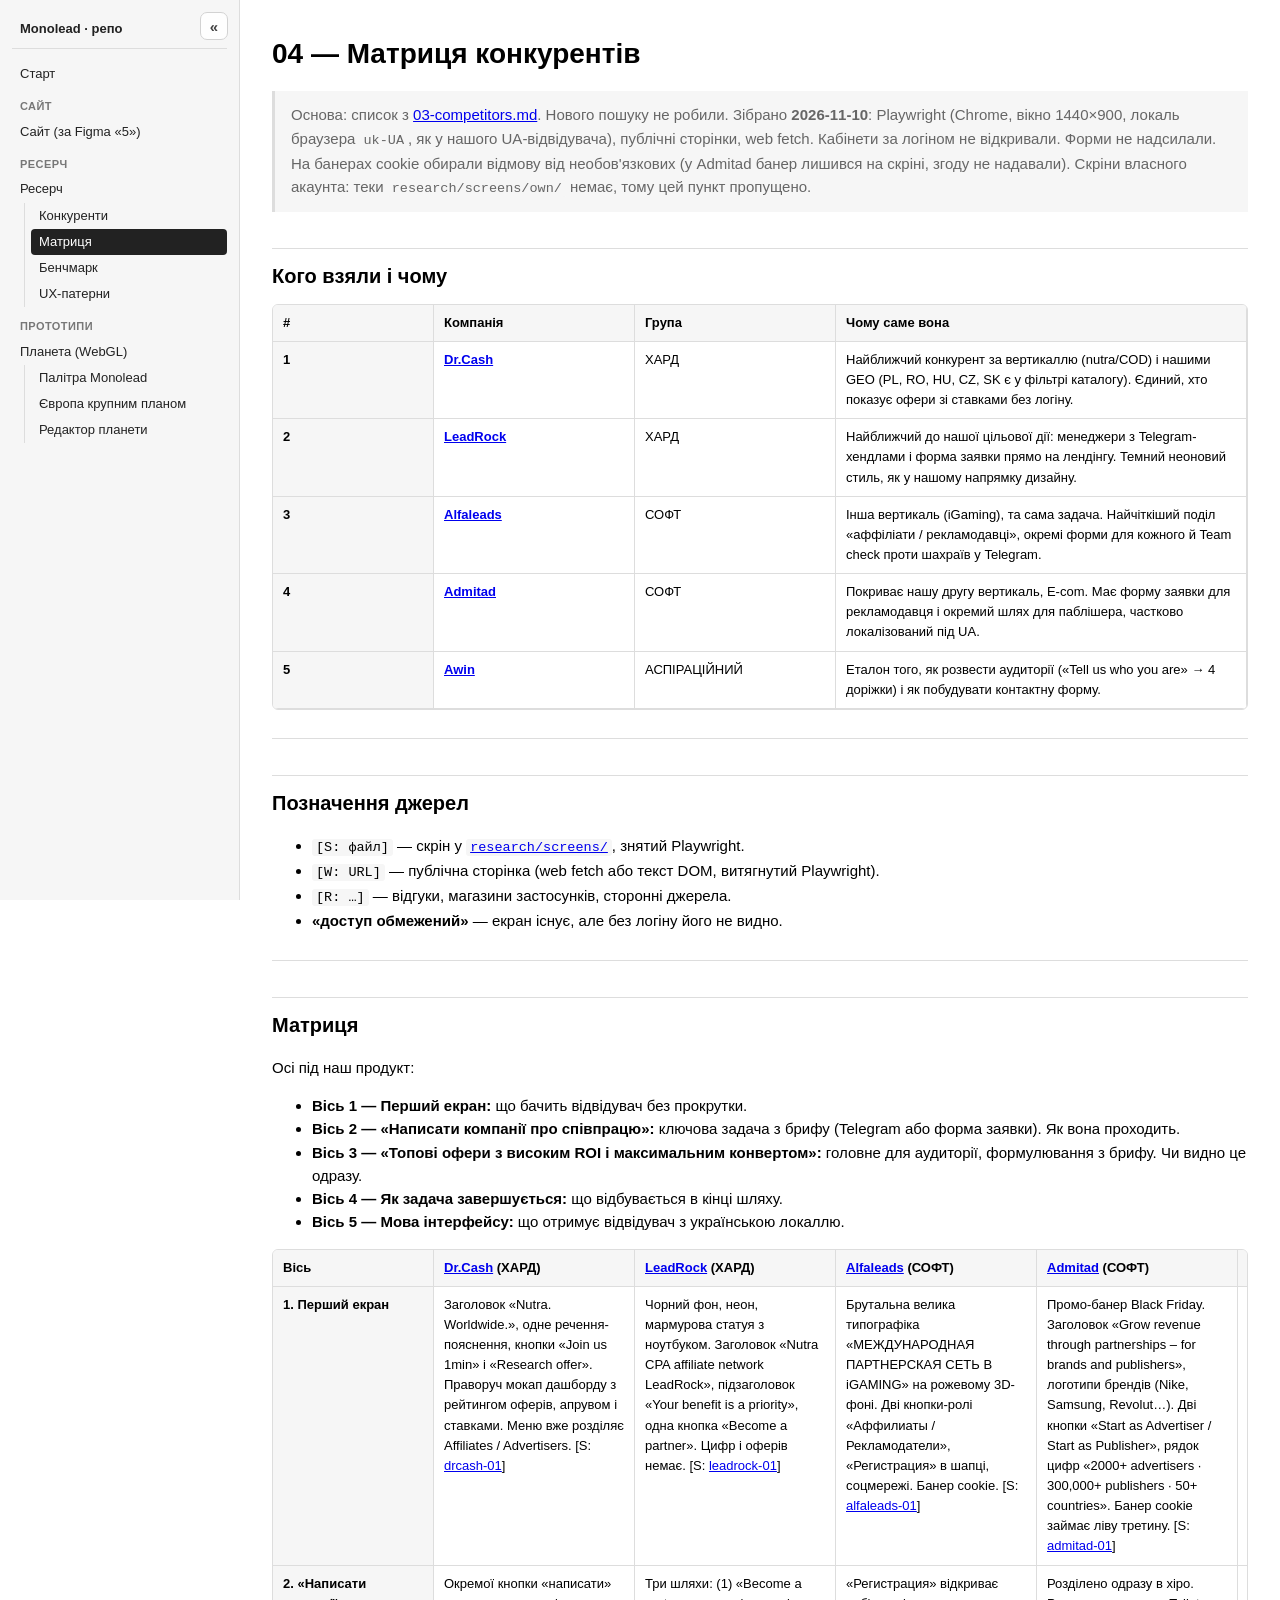
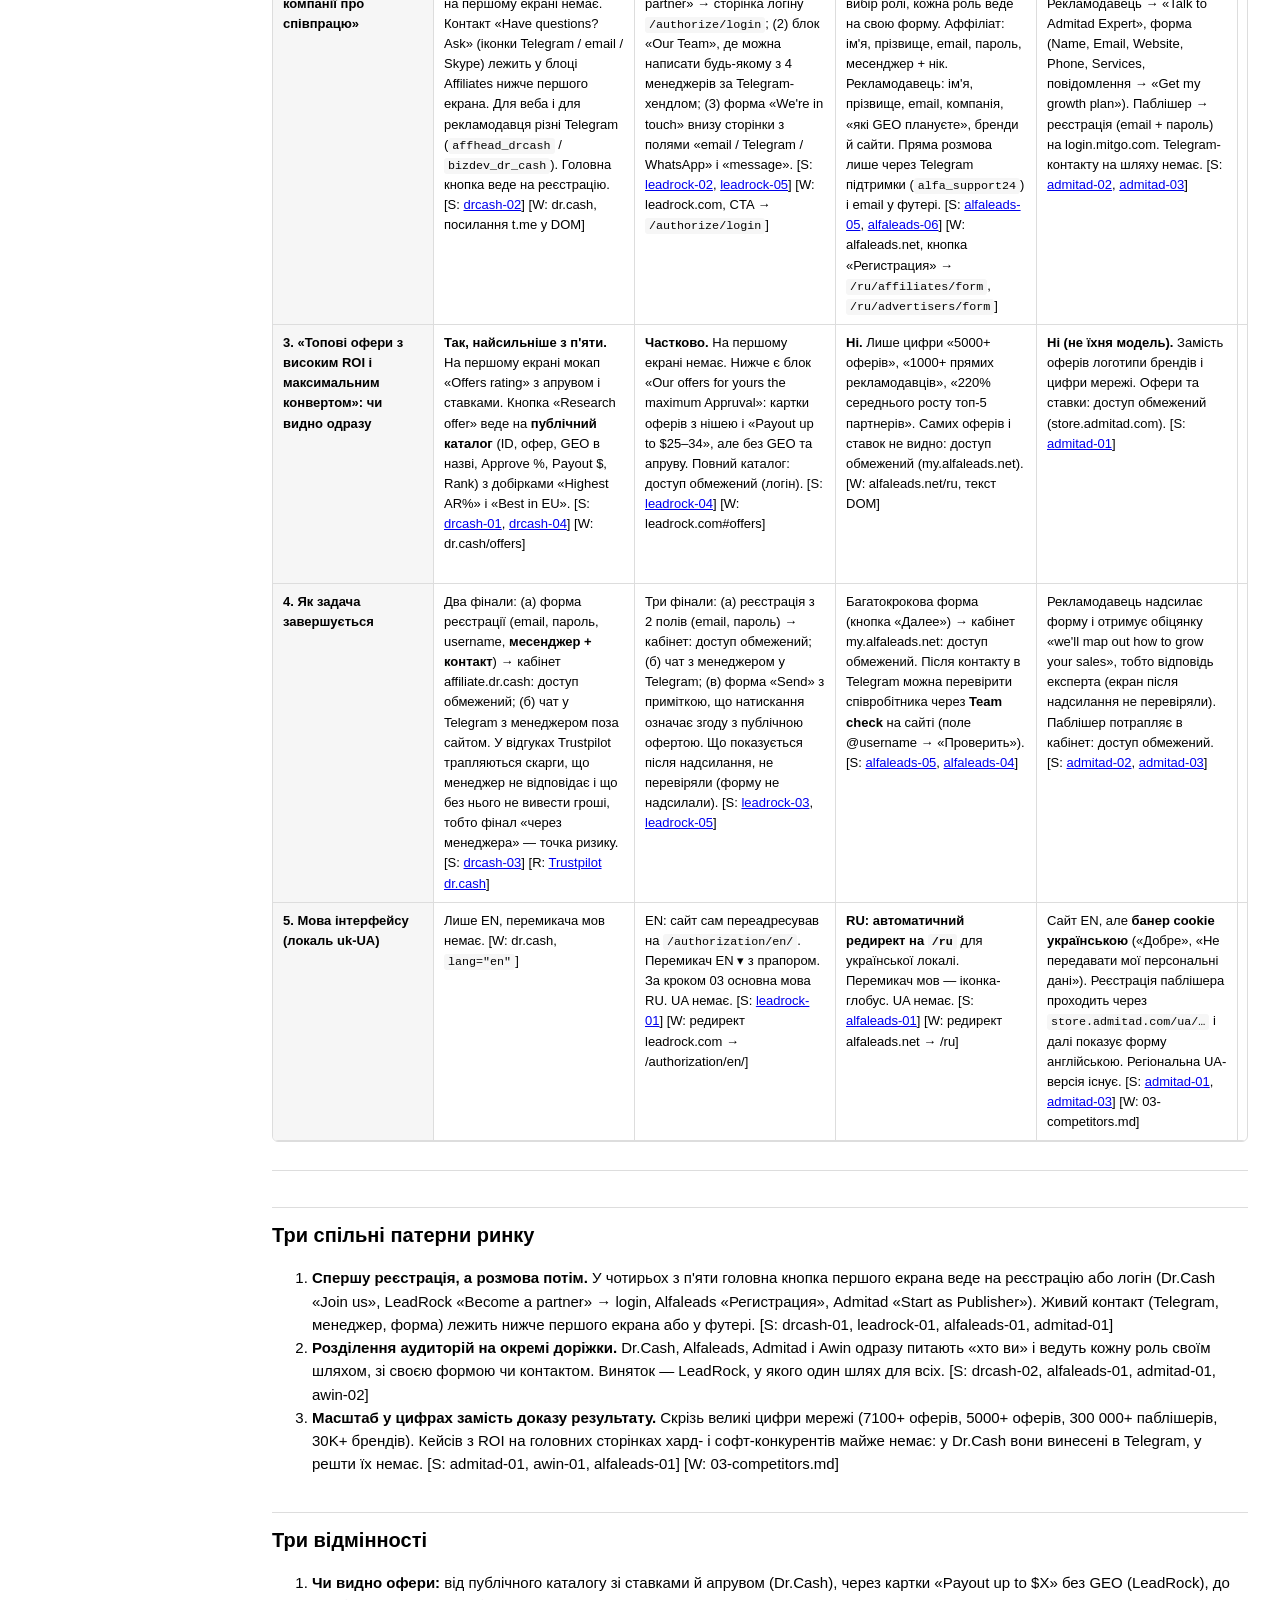
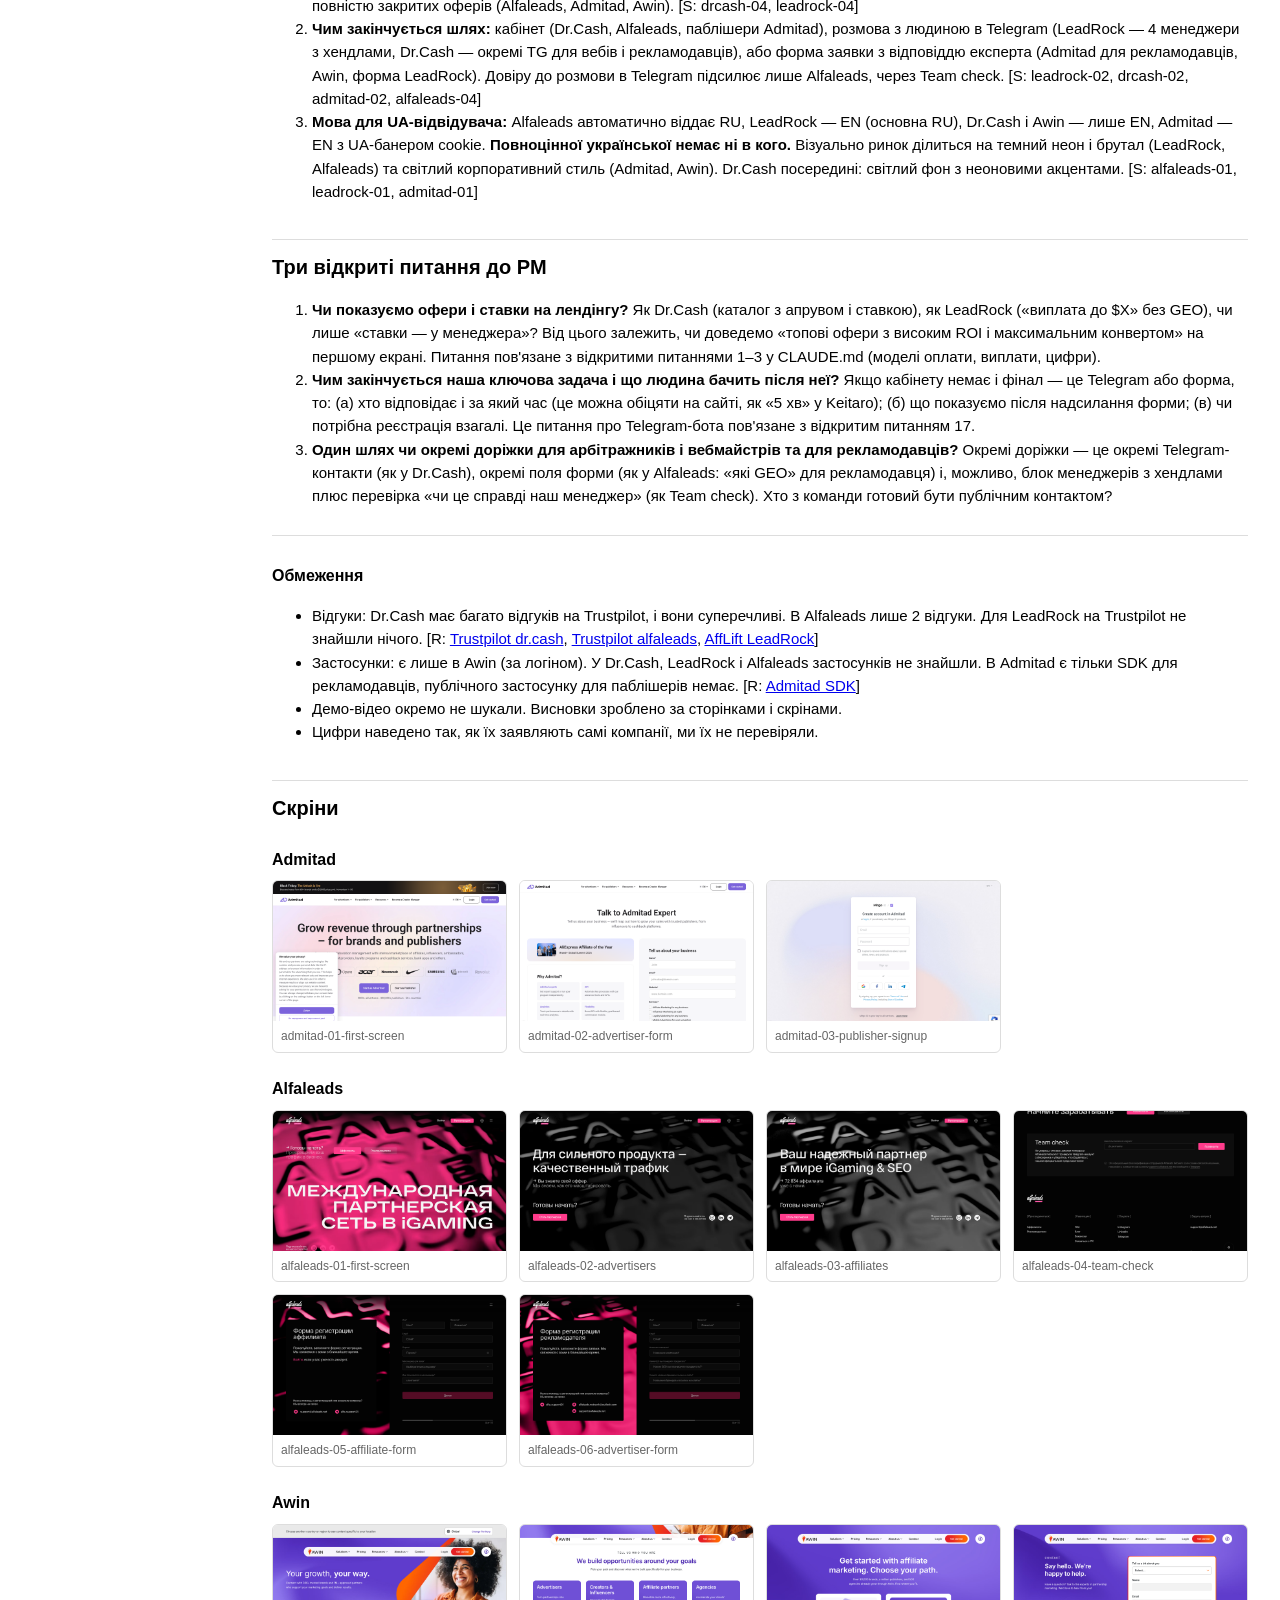
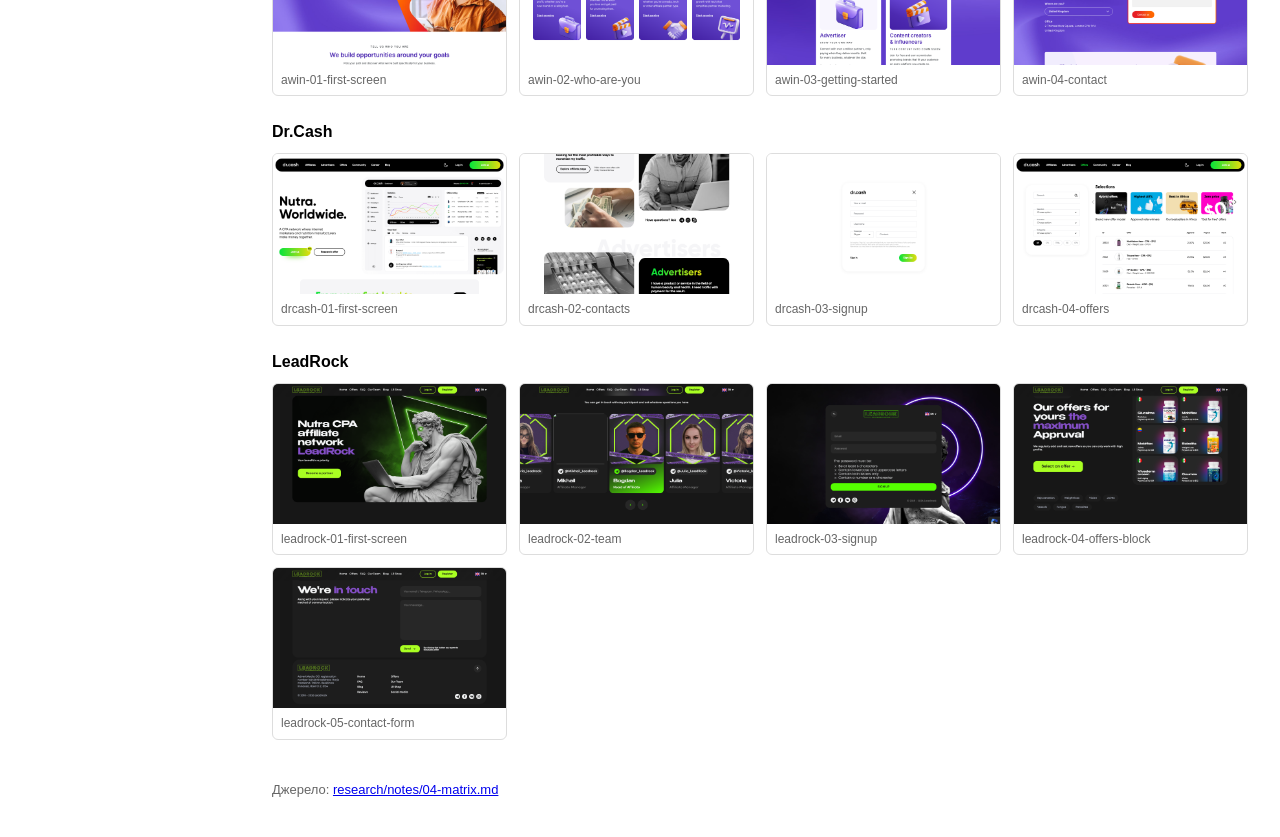
<file: research/notes/04-matrix.html>
<!doctype html>
<html lang="uk" data-root="../../">
<head>
  <meta charset="utf-8">
  <meta name="viewport" content="width=device-width, initial-scale=1">
  <title>Матриця конкурентів · Monolead</title>
  <link rel="stylesheet" href="../../_nav/nav.css">
  <script src="../../_nav/tree.js"></script>
  <script src="../../_nav/nav.js" defer></script>
  <!-- Згенеровано з 04-matrix.md — джерело правок: .md -->
  <style>
    :root { color-scheme: light dark; --line: #ddd; --muted: #666; --soft: #f6f6f6; }
    @media (prefers-color-scheme: dark) { :root { --line: #333; --muted: #999; --soft: #1c1c1c; } }
    body { margin: 0; font: 15px/1.55 -apple-system, BlinkMacSystemFont, "Segoe UI", Roboto, sans-serif; background: Canvas; color: CanvasText; }
    main { max-width: 1200px; padding: 32px; box-sizing: border-box; }
    h1 { font-size: 28px; margin: 0 0 16px; }
    h2 { font-size: 20px; margin: 36px 0 10px; padding-top: 12px; border-top: 1px solid var(--line); }
    h3 { font-size: 16px; margin: 24px 0 8px; }
    a { color: LinkText; }
    blockquote { margin: 0 0 20px; padding: 8px 16px; border-left: 3px solid var(--line); color: var(--muted); background: var(--soft); }
    blockquote p { margin: 4px 0; }
    code { font-size: .9em; background: var(--soft); padding: 1px 4px; border-radius: 3px; }
    hr { border: 0; border-top: 1px solid var(--line); margin: 28px 0; }
    .table-wrap { overflow-x: auto; margin: 12px 0 20px; border: 1px solid var(--line); border-radius: 6px; }
    table { border-collapse: collapse; font-size: 13px; min-width: 100%; }
    th, td { border-bottom: 1px solid var(--line); border-right: 1px solid var(--line); padding: 8px 10px; text-align: left; vertical-align: top; }
    th { background: var(--soft); position: sticky; top: 0; }
    td:first-child, th:first-child { background: var(--soft); font-weight: 600; min-width: 140px; }
    td { min-width: 180px; }
    .shots { display: grid; grid-template-columns: repeat(auto-fill, minmax(220px, 1fr)); gap: 12px; }
    .shots a { display: block; text-decoration: none; color: inherit; border: 1px solid var(--line); border-radius: 6px; overflow: hidden; }
    .shots img { display: block; width: 100%; height: 140px; object-fit: cover; object-position: top; }
    .shots span { display: block; padding: 6px 8px; font-size: 12px; color: var(--muted); }
    @media (max-width: 720px) { main { padding: 20px 16px; } }
  </style>
</head>
<body>
  <main>
<h1>04 — Матриця конкурентів</h1>
<blockquote>
<p>Основа: список з <a href="./03-competitors.html">03-competitors.md</a>. Нового пошуку не робили.
Зібрано <strong>2026-11-10</strong>: Playwright (Chrome, вікно 1440×900, локаль браузера <code>uk-UA</code>, як у нашого UA-відвідувача), публічні сторінки, web fetch.
Кабінети за логіном не відкривали. Форми не надсилали. На банерах cookie обирали відмову від необов&#39;язкових (у Admitad банер лишився на скріні, згоду не надавали).
Скріни власного акаунта: теки <code>research/screens/own/</code> немає, тому цей пункт пропущено.</p>
</blockquote>
<h2>Кого взяли і чому</h2>
<div class="table-wrap"><table>
<thead>
<tr>
<th>#</th>
<th>Компанія</th>
<th>Група</th>
<th>Чому саме вона</th>
</tr>
</thead>
<tbody><tr>
<td>1</td>
<td><strong><a href="https://dr.cash/" target="_blank" rel="noopener">Dr.Cash</a></strong></td>
<td>ХАРД</td>
<td>Найближчий конкурент за вертикаллю (nutra/COD) і нашими GEO (PL, RO, HU, CZ, SK є у фільтрі каталогу). Єдиний, хто показує офери зі ставками без логіну.</td>
</tr>
<tr>
<td>2</td>
<td><strong><a href="https://leadrock.com/" target="_blank" rel="noopener">LeadRock</a></strong></td>
<td>ХАРД</td>
<td>Найближчий до нашої цільової дії: менеджери з Telegram-хендлами і форма заявки прямо на лендінгу. Темний неоновий стиль, як у нашому напрямку дизайну.</td>
</tr>
<tr>
<td>3</td>
<td><strong><a href="https://alfaleads.net/" target="_blank" rel="noopener">Alfaleads</a></strong></td>
<td>СОФТ</td>
<td>Інша вертикаль (iGaming), та сама задача. Найчіткіший поділ «аффіліати / рекламодавці», окремі форми для кожного й Team check проти шахраїв у Telegram.</td>
</tr>
<tr>
<td>4</td>
<td><strong><a href="https://www.admitad.com/" target="_blank" rel="noopener">Admitad</a></strong></td>
<td>СОФТ</td>
<td>Покриває нашу другу вертикаль, E-com. Має форму заявки для рекламодавця і окремий шлях для паблішера, частково локалізований під UA.</td>
</tr>
<tr>
<td>5</td>
<td><strong><a href="https://www.awin.com/" target="_blank" rel="noopener">Awin</a></strong></td>
<td>АСПІРАЦІЙНИЙ</td>
<td>Еталон того, як розвести аудиторії («Tell us who you are» → 4 доріжки) і як побудувати контактну форму.</td>
</tr>
</tbody></table></div>
<hr>
<h2>Позначення джерел</h2>
<ul>
<li><code>[S: файл]</code> — скрін у <a href="#screens"><code>research/screens/</code></a>, знятий Playwright.</li>
<li><code>[W: URL]</code> — публічна сторінка (web fetch або текст DOM, витягнутий Playwright).</li>
<li><code>[R: …]</code> — відгуки, магазини застосунків, сторонні джерела.</li>
<li><strong>«доступ обмежений»</strong> — екран існує, але без логіну його не видно.</li>
</ul>
<hr>
<h2>Матриця</h2>
<p>Осі під наш продукт:</p>
<ul>
<li><strong>Вісь 1 — Перший екран:</strong> що бачить відвідувач без прокрутки.</li>
<li><strong>Вісь 2 — «Написати компанії про співпрацю»:</strong> ключова задача з брифу (Telegram або форма заявки). Як вона проходить.</li>
<li><strong>Вісь 3 — «Топові офери з високим ROI і максимальним конвертом»:</strong> головне для аудиторії, формулювання з брифу. Чи видно це одразу.</li>
<li><strong>Вісь 4 — Як задача завершується:</strong> що відбувається в кінці шляху.</li>
<li><strong>Вісь 5 — Мова інтерфейсу:</strong> що отримує відвідувач з українською локаллю.</li>
</ul>
<div class="table-wrap"><table>
<thead>
<tr>
<th>Вісь</th>
<th><a href="https://dr.cash/" target="_blank" rel="noopener">Dr.Cash</a> (ХАРД)</th>
<th><a href="https://leadrock.com/" target="_blank" rel="noopener">LeadRock</a> (ХАРД)</th>
<th><a href="https://alfaleads.net/" target="_blank" rel="noopener">Alfaleads</a> (СОФТ)</th>
<th><a href="https://www.admitad.com/" target="_blank" rel="noopener">Admitad</a> (СОФТ)</th>
<th><a href="https://www.awin.com/" target="_blank" rel="noopener">Awin</a> (АСПІР.)</th>
</tr>
</thead>
<tbody><tr>
<td><strong>1. Перший екран</strong></td>
<td>Заголовок «Nutra. Worldwide.», одне речення-пояснення, кнопки «Join us 1min» і «Research offer». Праворуч мокап дашборду з рейтингом оферів, апрувом і ставками. Меню вже розділяє Affiliates / Advertisers. [S: <a href="../screens/drcash-01-first-screen.png">drcash-01</a>]</td>
<td>Чорний фон, неон, мармурова статуя з ноутбуком. Заголовок «Nutra CPA affiliate network LeadRock», підзаголовок «Your benefit is a priority», одна кнопка «Become a partner». Цифр і оферів немає. [S: <a href="../screens/leadrock-01-first-screen.png">leadrock-01</a>]</td>
<td>Брутальна велика типографіка «МЕЖДУНАРОДНАЯ ПАРТНЕРСКАЯ СЕТЬ В iGAMING» на рожевому 3D-фоні. Дві кнопки-ролі «Аффилиаты / Рекламодатели», «Регистрация» в шапці, соцмережі. Банер cookie. [S: <a href="../screens/alfaleads-01-first-screen.png">alfaleads-01</a>]</td>
<td>Промо-банер Black Friday. Заголовок «Grow revenue through partnerships – for brands and publishers», логотипи брендів (Nike, Samsung, Revolut…). Дві кнопки «Start as Advertiser / Start as Publisher», рядок цифр «2000+ advertisers · 300,000+ publishers · 50+ countries». Банер cookie займає ліву третину. [S: <a href="../screens/admitad-01-first-screen.png">admitad-01</a>]</td>
<td>Смуга вибору регіону, фото людини. Заголовок «Your growth, your way.», цифри «30K+ brands, 1M+ partners». У хіро немає кнопки, «Get started» лише в шапці. Нижче починається блок «Tell us who you are». [S: <a href="../screens/awin-01-first-screen.png">awin-01</a>]</td>
</tr>
<tr>
<td><strong>2. «Написати компанії про співпрацю»</strong></td>
<td>Окремої кнопки «написати» на першому екрані немає. Контакт «Have questions? Ask» (іконки Telegram / email / Skype) лежить у блоці Affiliates нижче першого екрана. Для веба і для рекламодавця різні Telegram (<code>affhead_drcash</code> / <code>bizdev_dr_cash</code>). Головна кнопка веде на реєстрацію. [S: <a href="../screens/drcash-02-contacts.png">drcash-02</a>] [W: dr.cash, посилання t.me у DOM]</td>
<td>Три шляхи: (1) «Become a partner» → сторінка логіну <code>/authorize/login</code>; (2) блок «Our Team», де можна написати будь-якому з 4 менеджерів за Telegram-хендлом; (3) форма «We&#39;re in touch» внизу сторінки з полями «email / Telegram / WhatsApp» і «message». [S: <a href="../screens/leadrock-02-team.png">leadrock-02</a>, <a href="../screens/leadrock-05-contact-form.png">leadrock-05</a>] [W: leadrock.com, CTA → <code>/authorize/login</code>]</td>
<td>«Регистрация» відкриває вибір ролі, кожна роль веде на свою форму. Аффіліат: ім&#39;я, прізвище, email, пароль, месенджер + нік. Рекламодавець: ім&#39;я, прізвище, email, компанія, «які GEO плануєте», бренди й сайти. Пряма розмова лише через Telegram підтримки (<code>alfa_support24</code>) і email у футері. [S: <a href="../screens/alfaleads-05-affiliate-form.png">alfaleads-05</a>, <a href="../screens/alfaleads-06-advertiser-form.png">alfaleads-06</a>] [W: alfaleads.net, кнопка «Регистрация» → <code>/ru/affiliates/form</code>, <code>/ru/advertisers/form</code>]</td>
<td>Розділено одразу в хіро. Рекламодавець → «Talk to Admitad Expert», форма (Name, Email, Website, Phone, Services, повідомлення → «Get my growth plan»). Паблішер → реєстрація (email + пароль) на login.mitgo.com. Telegram-контакту на шляху немає. [S: <a href="../screens/admitad-02-advertiser-form.png">admitad-02</a>, <a href="../screens/admitad-03-publisher-signup.png">admitad-03</a>]</td>
<td>«Get started» веде на сторінку «Choose your path» з FAQ. «Contact» веде на форму «Say hello» (регіон, «хто ви», ім&#39;я, email). Месенджерів немає. [S: <a href="../screens/awin-02-who-are-you.png">awin-02</a>, <a href="../screens/awin-03-getting-started.png">awin-03</a>, <a href="../screens/awin-04-contact.png">awin-04</a>]</td>
</tr>
<tr>
<td><strong>3. «Топові офери з високим ROI і максимальним конвертом»: чи видно одразу</strong></td>
<td><strong>Так, найсильніше з п&#39;яти.</strong> На першому екрані мокап «Offers rating» з апрувом і ставками. Кнопка «Research offer» веде на <strong>публічний каталог</strong> (ID, офер, GEO в назві, Approve %, Payout $, Rank) з добірками «Highest AR%» і «Best in EU». [S: <a href="../screens/drcash-01-first-screen.png">drcash-01</a>, <a href="../screens/drcash-04-offers.png">drcash-04</a>] [W: dr.cash/offers]</td>
<td><strong>Частково.</strong> На першому екрані немає. Нижче є блок «Our offers for yours the maximum Appruval»: картки оферів з нішею і «Payout up to $25–34», але без GEO та апруву. Повний каталог: доступ обмежений (логін). [S: <a href="../screens/leadrock-04-offers-block.png">leadrock-04</a>] [W: leadrock.com#offers]</td>
<td><strong>Ні.</strong> Лише цифри «5000+ оферів», «1000+ прямих рекламодавців», «220% середнього росту топ-5 партнерів». Самих оферів і ставок не видно: доступ обмежений (my.alfaleads.net). [W: alfaleads.net/ru, текст DOM]</td>
<td><strong>Ні (не їхня модель).</strong> Замість оферів логотипи брендів і цифри мережі. Офери та ставки: доступ обмежений (store.admitad.com). [S: <a href="../screens/admitad-01-first-screen.png">admitad-01</a>]</td>
<td><strong>Ні (не їхня модель).</strong> Замість оферів «30K+ brands» і кейси (Samsung ROI, Vodafone). Публічний каталог рекламодавців є, але без ставок. Застосунок «Awin for Publishers» (App Store / Google Play) працює лише після логіну: доступ обмежений. [S: <a href="../screens/awin-01-first-screen.png">awin-01</a>] [W: awin.com] [R: <a href="https://apps.apple.com/app/id6498894394" target="_blank" rel="noopener">App Store</a>, <a href="https://success.awin.com/articles/en_US/Knowledge/The-Awin-for-Publishers-app" target="_blank" rel="noopener">Awin help</a>]</td>
</tr>
<tr>
<td><strong>4. Як задача завершується</strong></td>
<td>Два фінали: (а) форма реєстрації (email, пароль, username, <strong>месенджер + контакт</strong>) → кабінет affiliate.dr.cash: доступ обмежений; (б) чат у Telegram з менеджером поза сайтом. У відгуках Trustpilot трапляються скарги, що менеджер не відповідає і що без нього не вивести гроші, тобто фінал «через менеджера» — точка ризику. [S: <a href="../screens/drcash-03-signup.png">drcash-03</a>] [R: <a href="https://uk.trustpilot.com/review/dr.cash" target="_blank" rel="noopener">Trustpilot dr.cash</a>]</td>
<td>Три фінали: (а) реєстрація з 2 полів (email, пароль) → кабінет: доступ обмежений; (б) чат з менеджером у Telegram; (в) форма «Send» з приміткою, що натискання означає згоду з публічною офертою. Що показується після надсилання, не перевіряли (форму не надсилали). [S: <a href="../screens/leadrock-03-signup.png">leadrock-03</a>, <a href="../screens/leadrock-05-contact-form.png">leadrock-05</a>]</td>
<td>Багатокрокова форма (кнопка «Далее») → кабінет my.alfaleads.net: доступ обмежений. Після контакту в Telegram можна перевірити співробітника через <strong>Team check</strong> на сайті (поле @username → «Проверить»). [S: <a href="../screens/alfaleads-05-affiliate-form.png">alfaleads-05</a>, <a href="../screens/alfaleads-04-team-check.png">alfaleads-04</a>]</td>
<td>Рекламодавець надсилає форму і отримує обіцянку «we&#39;ll map out how to grow your sales», тобто відповідь експерта (екран після надсилання не перевіряли). Паблішер потрапляє в кабінет: доступ обмежений. [S: <a href="../screens/admitad-02-advertiser-form.png">admitad-02</a>, <a href="../screens/admitad-03-publisher-signup.png">admitad-03</a>]</td>
<td>Контактна форма → відповідь команди (не надсилали). Реєстрація → ui.awin.com: доступ обмежений. FAQ на «Getting started» заздалегідь відповідає на «скільки часу до старту» і «чи безкоштовно». [S: <a href="../screens/awin-03-getting-started.png">awin-03</a>, <a href="../screens/awin-04-contact.png">awin-04</a>]</td>
</tr>
<tr>
<td><strong>5. Мова інтерфейсу (локаль uk-UA)</strong></td>
<td>Лише EN, перемикача мов немає. [W: dr.cash, <code>lang=&quot;en&quot;</code>]</td>
<td>EN: сайт сам переадресував на <code>/authorization/en/</code>. Перемикач EN ▾ з прапором. За кроком 03 основна мова RU. UA немає. [S: <a href="../screens/leadrock-01-first-screen.png">leadrock-01</a>] [W: редирект leadrock.com → /authorization/en/]</td>
<td><strong>RU: автоматичний редирект на <code>/ru</code></strong> для української локалі. Перемикач мов — іконка-глобус. UA немає. [S: <a href="../screens/alfaleads-01-first-screen.png">alfaleads-01</a>] [W: редирект alfaleads.net → /ru]</td>
<td>Сайт EN, але <strong>банер cookie українською</strong> («Добре», «Не передавати мої персональні дані»). Реєстрація паблішера проходить через <code>store.admitad.com/ua/…</code> і далі показує форму англійською. Регіональна UA-версія існує. [S: <a href="../screens/admitad-01-first-screen.png">admitad-01</a>, <a href="../screens/admitad-03-publisher-signup.png">admitad-03</a>] [W: 03-competitors.md]</td>
<td>EN (<code>en-GB</code>). Вибір регіону («Global / Change Territory») замість мови, внутрішні сторінки переадресовуються на <code>/gb/</code>. UA немає. [S: <a href="../screens/awin-01-first-screen.png">awin-01</a>] [W: awin.com/gb/getting-started]</td>
</tr>
</tbody></table></div>
<hr>
<h2>Три спільні патерни ринку</h2>
<ol>
<li><strong>Спершу реєстрація, а розмова потім.</strong> У чотирьох з п&#39;яти головна кнопка першого екрана веде на реєстрацію або логін (Dr.Cash «Join us», LeadRock «Become a partner» → login, Alfaleads «Регистрация», Admitad «Start as Publisher»). Живий контакт (Telegram, менеджер, форма) лежить нижче першого екрана або у футері. [S: drcash-01, leadrock-01, alfaleads-01, admitad-01]</li>
<li><strong>Розділення аудиторій на окремі доріжки.</strong> Dr.Cash, Alfaleads, Admitad і Awin одразу питають «хто ви» і ведуть кожну роль своїм шляхом, зі своєю формою чи контактом. Виняток — LeadRock, у якого один шлях для всіх. [S: drcash-02, alfaleads-01, admitad-01, awin-02]</li>
<li><strong>Масштаб у цифрах замість доказу результату.</strong> Скрізь великі цифри мережі (7100+ оферів, 5000+ оферів, 300 000+ паблішерів, 30K+ брендів). Кейсів з ROI на головних сторінках хард- і софт-конкурентів майже немає: у Dr.Cash вони винесені в Telegram, у решти їх немає. [S: admitad-01, awin-01, alfaleads-01] [W: 03-competitors.md]</li>
</ol>
<h2>Три відмінності</h2>
<ol>
<li><strong>Чи видно офери:</strong> від публічного каталогу зі ставками й апрувом (Dr.Cash), через картки «Payout up to $X» без GEO (LeadRock), до повністю закритих оферів (Alfaleads, Admitad, Awin). [S: drcash-04, leadrock-04]</li>
<li><strong>Чим закінчується шлях:</strong> кабінет (Dr.Cash, Alfaleads, паблішери Admitad), розмова з людиною в Telegram (LeadRock — 4 менеджери з хендлами, Dr.Cash — окремі TG для вебів і рекламодавців), або форма заявки з відповіддю експерта (Admitad для рекламодавців, Awin, форма LeadRock). Довіру до розмови в Telegram підсилює лише Alfaleads, через Team check. [S: leadrock-02, drcash-02, admitad-02, alfaleads-04]</li>
<li><strong>Мова для UA-відвідувача:</strong> Alfaleads автоматично віддає RU, LeadRock — EN (основна RU), Dr.Cash і Awin — лише EN, Admitad — EN з UA-банером cookie. <strong>Повноцінної української немає ні в кого.</strong> Візуально ринок ділиться на темний неон і брутал (LeadRock, Alfaleads) та світлий корпоративний стиль (Admitad, Awin). Dr.Cash посередині: світлий фон з неоновими акцентами. [S: alfaleads-01, leadrock-01, admitad-01]</li>
</ol>
<h2>Три відкриті питання до PM</h2>
<ol>
<li><strong>Чи показуємо офери і ставки на лендінгу?</strong> Як Dr.Cash (каталог з апрувом і ставкою), як LeadRock («виплата до $X» без GEO), чи лише «ставки — у менеджера»? Від цього залежить, чи доведемо «топові офери з високим ROI і максимальним конвертом» на першому екрані. Питання пов&#39;язане з відкритими питаннями 1–3 у CLAUDE.md (моделі оплати, виплати, цифри).</li>
<li><strong>Чим закінчується наша ключова задача і що людина бачить після неї?</strong> Якщо кабінету немає і фінал — це Telegram або форма, то: (а) хто відповідає і за який час (це можна обіцяти на сайті, як «5 хв» у Keitaro); (б) що показуємо після надсилання форми; (в) чи потрібна реєстрація взагалі. Це питання про Telegram-бота пов&#39;язане з відкритим питанням 17.</li>
<li><strong>Один шлях чи окремі доріжки для арбітражників і вебмайстрів та для рекламодавців?</strong> Окремі доріжки — це окремі Telegram-контакти (як у Dr.Cash), окремі поля форми (як у Alfaleads: «які GEO» для рекламодавця) і, можливо, блок менеджерів з хендлами плюс перевірка «чи це справді наш менеджер» (як Team check). Хто з команди готовий бути публічним контактом?</li>
</ol>
<hr>
<h3>Обмеження</h3>
<ul>
<li>Відгуки: Dr.Cash має багато відгуків на Trustpilot, і вони суперечливі. В Alfaleads лише 2 відгуки. Для LeadRock на Trustpilot не знайшли нічого. [R: <a href="https://uk.trustpilot.com/review/dr.cash" target="_blank" rel="noopener">Trustpilot dr.cash</a>, <a href="https://uk.trustpilot.com/review/alfaleads.net" target="_blank" rel="noopener">Trustpilot alfaleads</a>, <a href="https://afflift.com/f/threads/leadrock-review.9533/latest" target="_blank" rel="noopener">AffLift LeadRock</a>]</li>
<li>Застосунки: є лише в Awin (за логіном). У Dr.Cash, LeadRock і Alfaleads застосунків не знайшли. В Admitad є тільки SDK для рекламодавців, публічного застосунку для паблішерів немає. [R: <a href="https://edu.affiliate.admitad.com/en/sdk/amp/" target="_blank" rel="noopener">Admitad SDK</a>]</li>
<li>Демо-відео окремо не шукали. Висновки зроблено за сторінками і скрінами.</li>
<li>Цифри наведено так, як їх заявляють самі компанії, ми їх не перевіряли.</li>
</ul>

<h2 id="screens">Скріни</h2>
<h3>Admitad</h3>
<div class="shots"><a href="../screens/admitad-01-first-screen.png" target="_blank"><img src="../screens/admitad-01-first-screen.png" alt="admitad-01-first-screen.png" loading="lazy"><span>admitad-01-first-screen</span></a><a href="../screens/admitad-02-advertiser-form.png" target="_blank"><img src="../screens/admitad-02-advertiser-form.png" alt="admitad-02-advertiser-form.png" loading="lazy"><span>admitad-02-advertiser-form</span></a><a href="../screens/admitad-03-publisher-signup.png" target="_blank"><img src="../screens/admitad-03-publisher-signup.png" alt="admitad-03-publisher-signup.png" loading="lazy"><span>admitad-03-publisher-signup</span></a></div>
<h3>Alfaleads</h3>
<div class="shots"><a href="../screens/alfaleads-01-first-screen.png" target="_blank"><img src="../screens/alfaleads-01-first-screen.png" alt="alfaleads-01-first-screen.png" loading="lazy"><span>alfaleads-01-first-screen</span></a><a href="../screens/alfaleads-02-advertisers.png" target="_blank"><img src="../screens/alfaleads-02-advertisers.png" alt="alfaleads-02-advertisers.png" loading="lazy"><span>alfaleads-02-advertisers</span></a><a href="../screens/alfaleads-03-affiliates.png" target="_blank"><img src="../screens/alfaleads-03-affiliates.png" alt="alfaleads-03-affiliates.png" loading="lazy"><span>alfaleads-03-affiliates</span></a><a href="../screens/alfaleads-04-team-check.png" target="_blank"><img src="../screens/alfaleads-04-team-check.png" alt="alfaleads-04-team-check.png" loading="lazy"><span>alfaleads-04-team-check</span></a><a href="../screens/alfaleads-05-affiliate-form.png" target="_blank"><img src="../screens/alfaleads-05-affiliate-form.png" alt="alfaleads-05-affiliate-form.png" loading="lazy"><span>alfaleads-05-affiliate-form</span></a><a href="../screens/alfaleads-06-advertiser-form.png" target="_blank"><img src="../screens/alfaleads-06-advertiser-form.png" alt="alfaleads-06-advertiser-form.png" loading="lazy"><span>alfaleads-06-advertiser-form</span></a></div>
<h3>Awin</h3>
<div class="shots"><a href="../screens/awin-01-first-screen.png" target="_blank"><img src="../screens/awin-01-first-screen.png" alt="awin-01-first-screen.png" loading="lazy"><span>awin-01-first-screen</span></a><a href="../screens/awin-02-who-are-you.png" target="_blank"><img src="../screens/awin-02-who-are-you.png" alt="awin-02-who-are-you.png" loading="lazy"><span>awin-02-who-are-you</span></a><a href="../screens/awin-03-getting-started.png" target="_blank"><img src="../screens/awin-03-getting-started.png" alt="awin-03-getting-started.png" loading="lazy"><span>awin-03-getting-started</span></a><a href="../screens/awin-04-contact.png" target="_blank"><img src="../screens/awin-04-contact.png" alt="awin-04-contact.png" loading="lazy"><span>awin-04-contact</span></a></div>
<h3>Dr.Cash</h3>
<div class="shots"><a href="../screens/drcash-01-first-screen.png" target="_blank"><img src="../screens/drcash-01-first-screen.png" alt="drcash-01-first-screen.png" loading="lazy"><span>drcash-01-first-screen</span></a><a href="../screens/drcash-02-contacts.png" target="_blank"><img src="../screens/drcash-02-contacts.png" alt="drcash-02-contacts.png" loading="lazy"><span>drcash-02-contacts</span></a><a href="../screens/drcash-03-signup.png" target="_blank"><img src="../screens/drcash-03-signup.png" alt="drcash-03-signup.png" loading="lazy"><span>drcash-03-signup</span></a><a href="../screens/drcash-04-offers.png" target="_blank"><img src="../screens/drcash-04-offers.png" alt="drcash-04-offers.png" loading="lazy"><span>drcash-04-offers</span></a></div>
<h3>LeadRock</h3>
<div class="shots"><a href="../screens/leadrock-01-first-screen.png" target="_blank"><img src="../screens/leadrock-01-first-screen.png" alt="leadrock-01-first-screen.png" loading="lazy"><span>leadrock-01-first-screen</span></a><a href="../screens/leadrock-02-team.png" target="_blank"><img src="../screens/leadrock-02-team.png" alt="leadrock-02-team.png" loading="lazy"><span>leadrock-02-team</span></a><a href="../screens/leadrock-03-signup.png" target="_blank"><img src="../screens/leadrock-03-signup.png" alt="leadrock-03-signup.png" loading="lazy"><span>leadrock-03-signup</span></a><a href="../screens/leadrock-04-offers-block.png" target="_blank"><img src="../screens/leadrock-04-offers-block.png" alt="leadrock-04-offers-block.png" loading="lazy"><span>leadrock-04-offers-block</span></a><a href="../screens/leadrock-05-contact-form.png" target="_blank"><img src="../screens/leadrock-05-contact-form.png" alt="leadrock-05-contact-form.png" loading="lazy"><span>leadrock-05-contact-form</span></a></div>
    <p style="margin-top:40px;color:var(--muted);font-size:13px">Джерело: <a href="https://github.com/natocheiev/monolead-landing/blob/main/research/notes/04-matrix.md" target="_blank" rel="noopener">research/notes/04-matrix.md</a></p>
  </main>
</body>
</html>
</file>
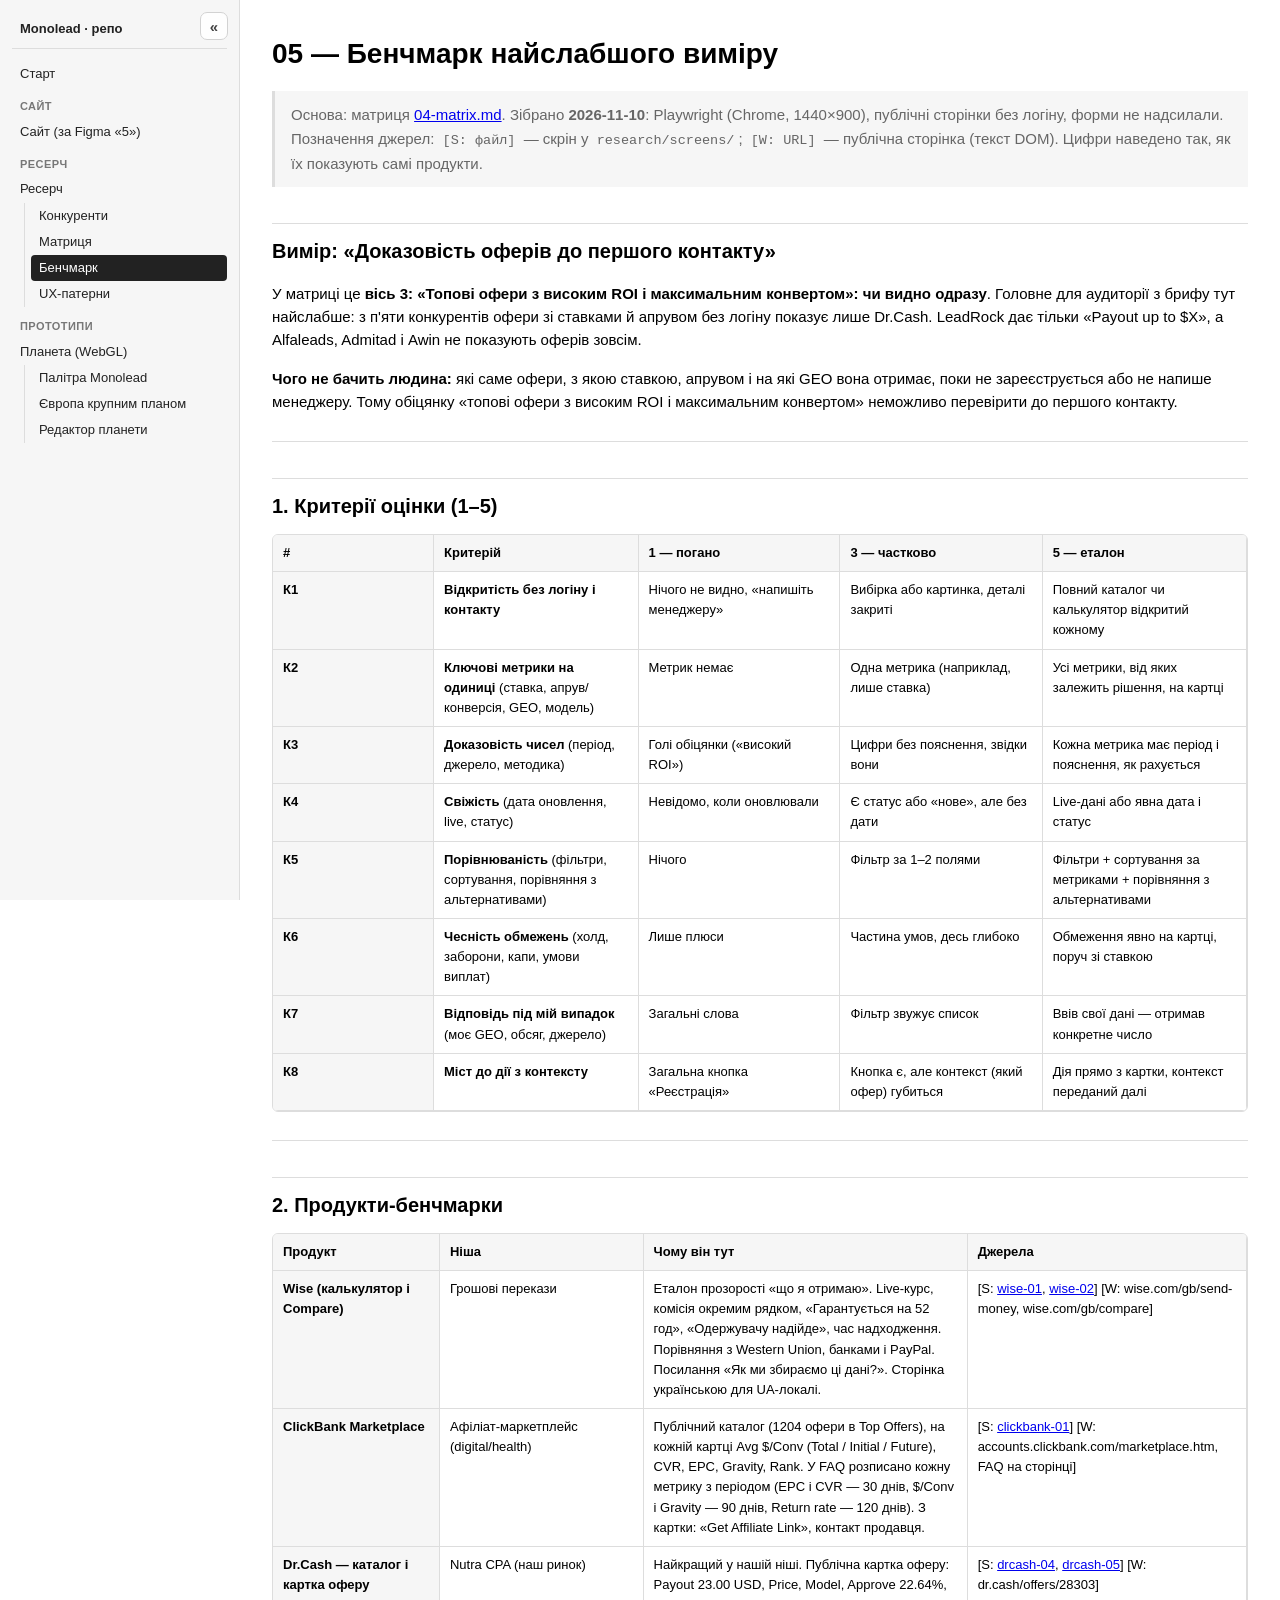
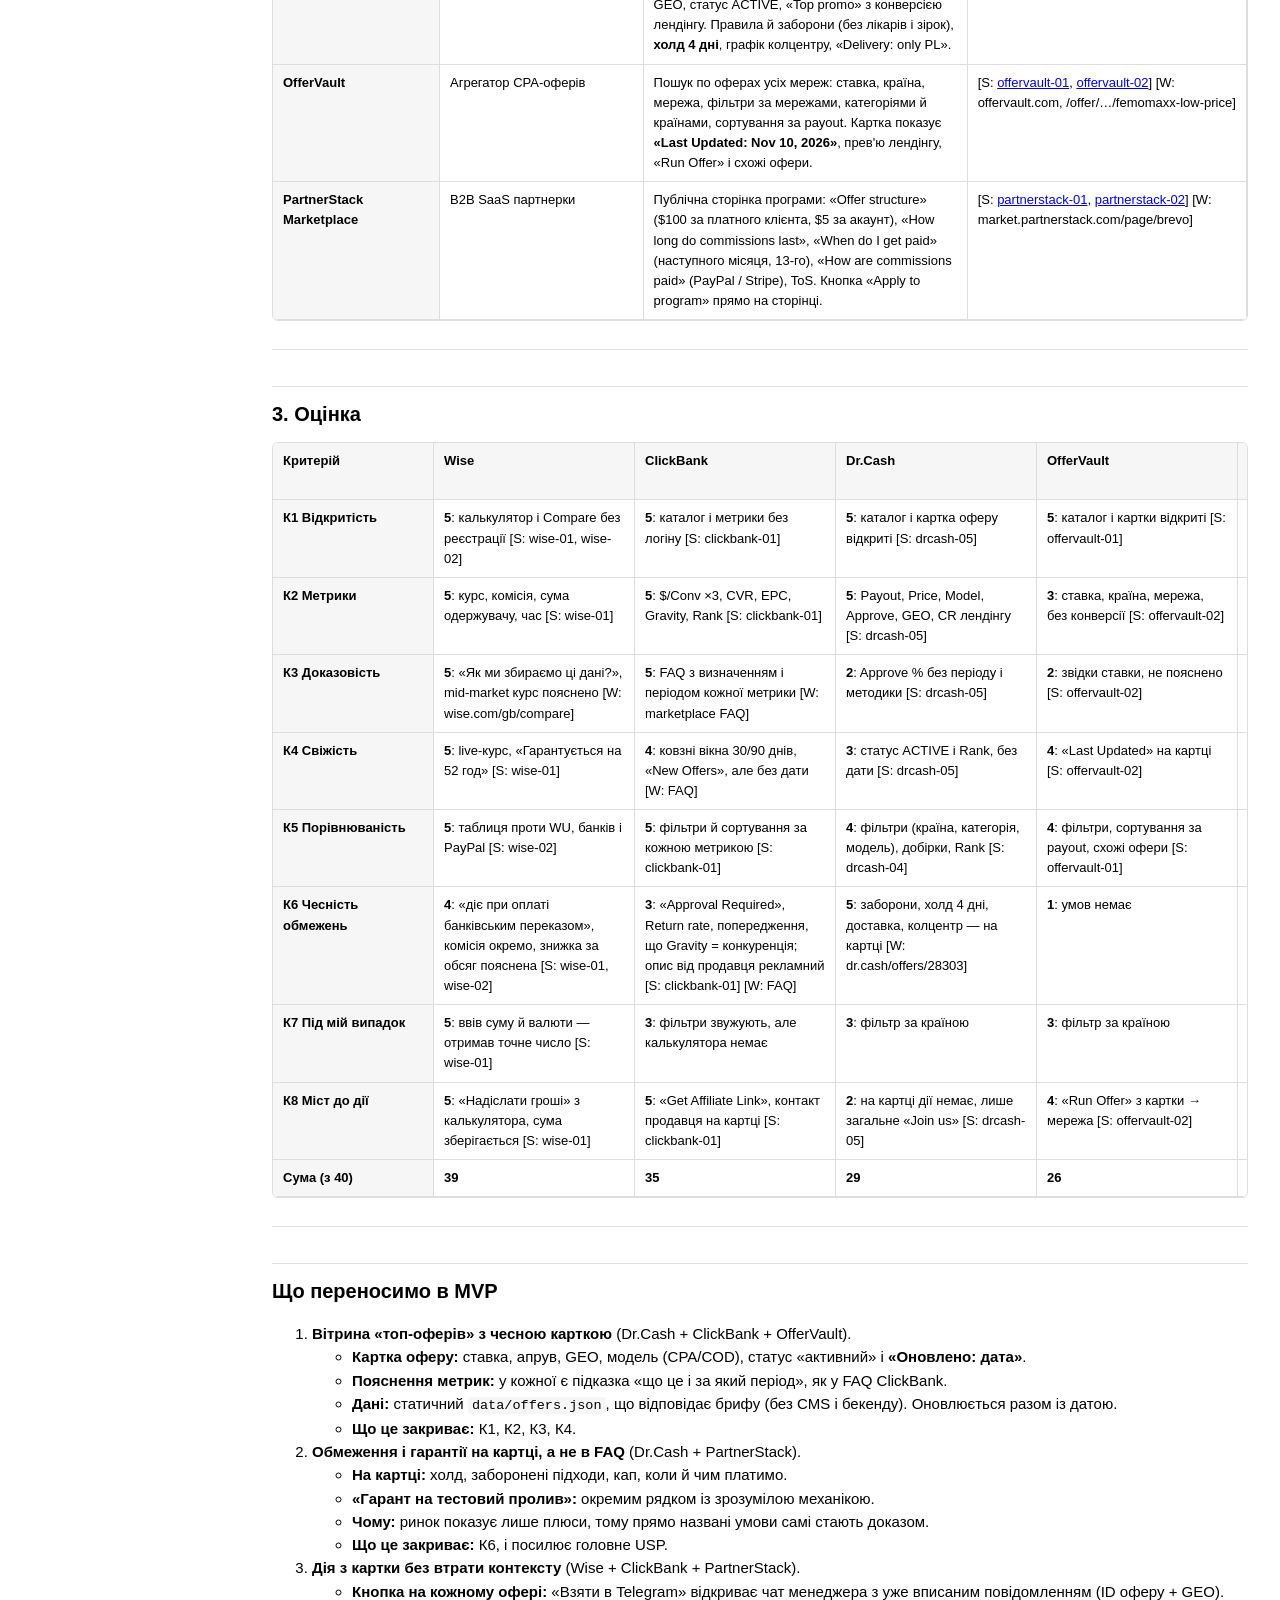
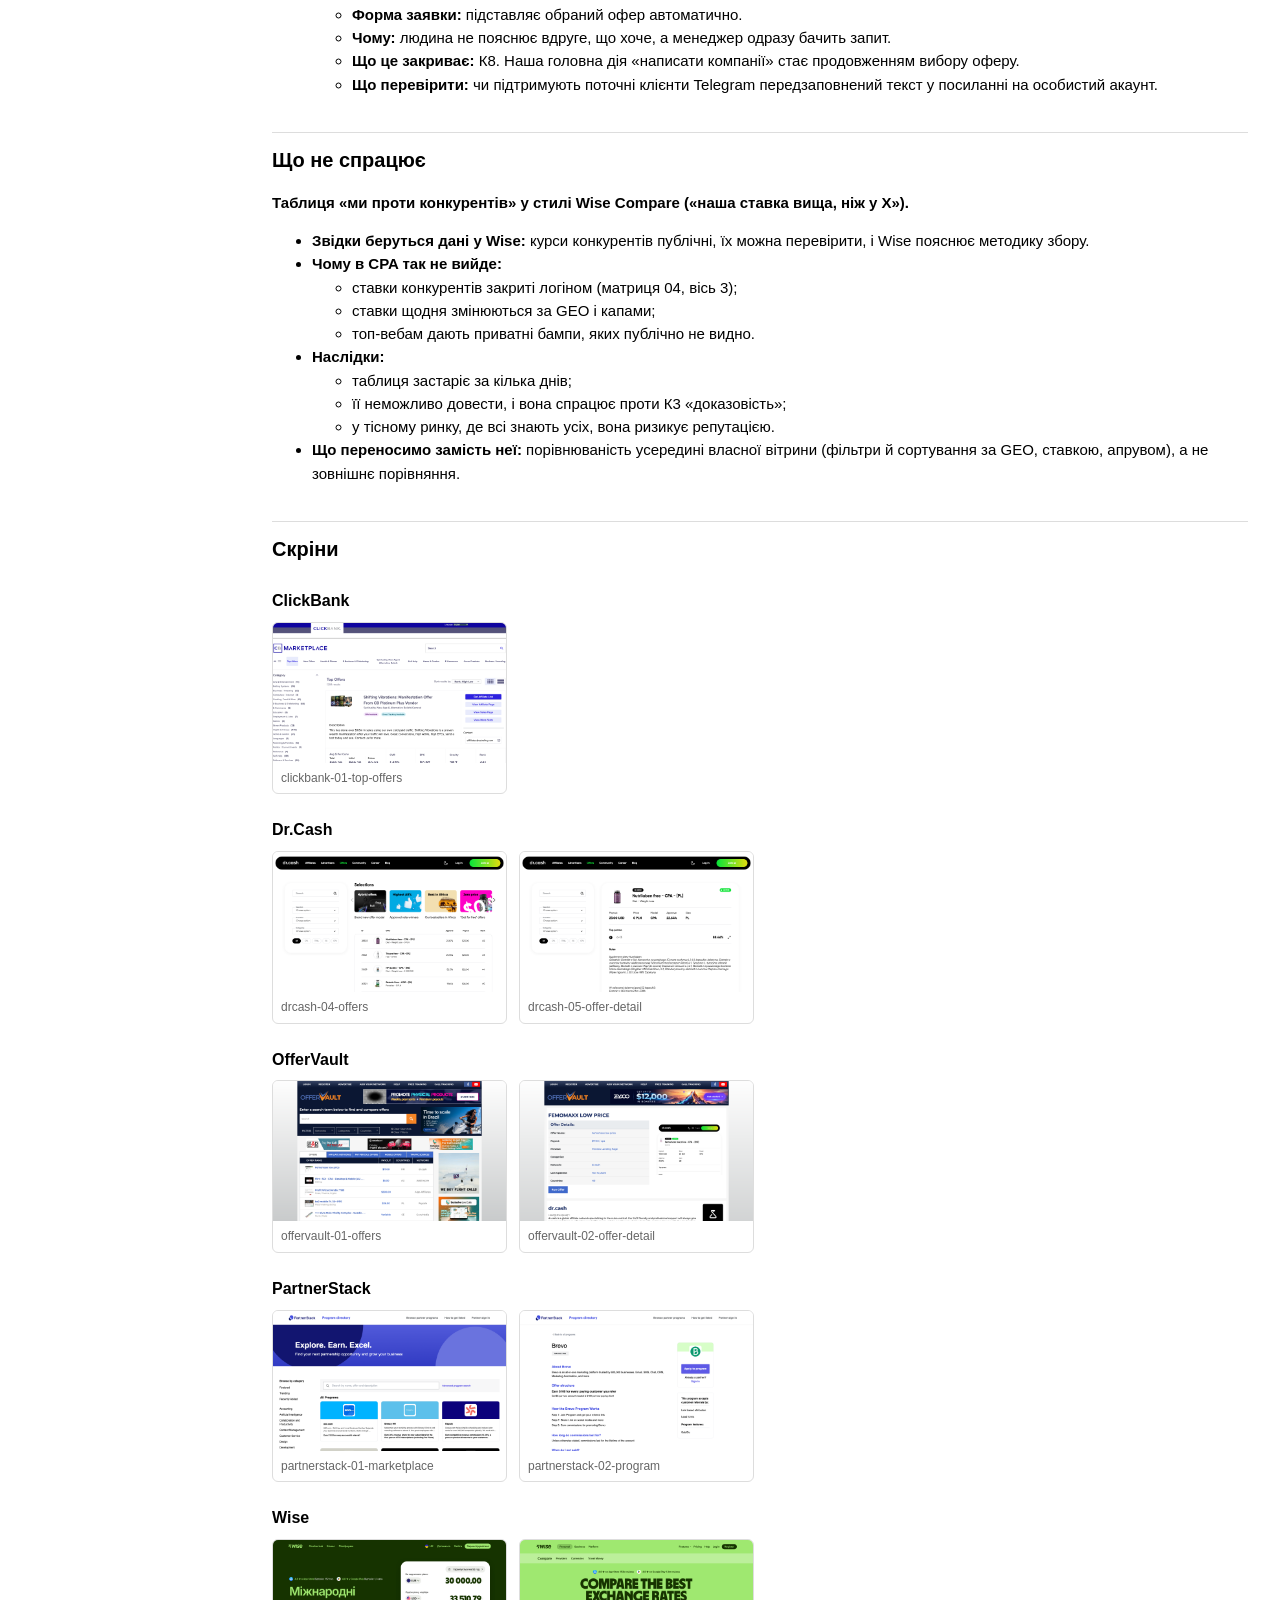
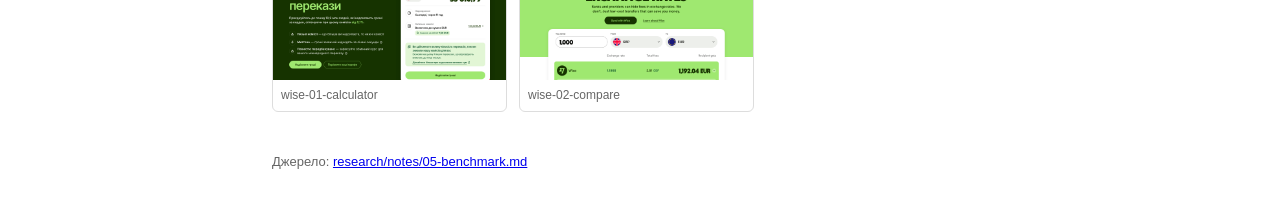
<file: research/notes/05-benchmark.html>
<!doctype html>
<html lang="uk" data-root="../../">
<head>
  <meta charset="utf-8">
  <meta name="viewport" content="width=device-width, initial-scale=1">
  <title>Бенчмарк · Monolead</title>
  <link rel="stylesheet" href="../../_nav/nav.css">
  <script src="../../_nav/tree.js"></script>
  <script src="../../_nav/nav.js" defer></script>
  <!-- Згенеровано з 05-benchmark.md — джерело правок: .md -->
  <style>
    :root { color-scheme: light dark; --line: #ddd; --muted: #666; --soft: #f6f6f6; }
    @media (prefers-color-scheme: dark) { :root { --line: #333; --muted: #999; --soft: #1c1c1c; } }
    body { margin: 0; font: 15px/1.55 -apple-system, BlinkMacSystemFont, "Segoe UI", Roboto, sans-serif; background: Canvas; color: CanvasText; }
    main { max-width: 1200px; padding: 32px; box-sizing: border-box; }
    h1 { font-size: 28px; margin: 0 0 16px; }
    h2 { font-size: 20px; margin: 36px 0 10px; padding-top: 12px; border-top: 1px solid var(--line); }
    h3 { font-size: 16px; margin: 24px 0 8px; }
    a { color: LinkText; }
    blockquote { margin: 0 0 20px; padding: 8px 16px; border-left: 3px solid var(--line); color: var(--muted); background: var(--soft); }
    blockquote p { margin: 4px 0; }
    code { font-size: .9em; background: var(--soft); padding: 1px 4px; border-radius: 3px; }
    hr { border: 0; border-top: 1px solid var(--line); margin: 28px 0; }
    .table-wrap { overflow-x: auto; margin: 12px 0 20px; border: 1px solid var(--line); border-radius: 6px; }
    table { border-collapse: collapse; font-size: 13px; min-width: 100%; }
    th, td { border-bottom: 1px solid var(--line); border-right: 1px solid var(--line); padding: 8px 10px; text-align: left; vertical-align: top; }
    th { background: var(--soft); position: sticky; top: 0; }
    td:first-child, th:first-child { background: var(--soft); font-weight: 600; min-width: 140px; }
    td { min-width: 180px; }
    .shots { display: grid; grid-template-columns: repeat(auto-fill, minmax(220px, 1fr)); gap: 12px; }
    .shots a { display: block; text-decoration: none; color: inherit; border: 1px solid var(--line); border-radius: 6px; overflow: hidden; }
    .shots img { display: block; width: 100%; height: 140px; object-fit: cover; object-position: top; }
    .shots span { display: block; padding: 6px 8px; font-size: 12px; color: var(--muted); }
    @media (max-width: 720px) { main { padding: 20px 16px; } }
  </style>
</head>
<body>
  <main>
<h1>05 — Бенчмарк найслабшого виміру</h1>
<blockquote>
<p>Основа: матриця <a href="./04-matrix.html">04-matrix.md</a>. Зібрано <strong>2026-11-10</strong>: Playwright (Chrome, 1440×900), публічні сторінки без логіну, форми не надсилали.
Позначення джерел: <code>[S: файл]</code> — скрін у <code>research/screens/</code>; <code>[W: URL]</code> — публічна сторінка (текст DOM). Цифри наведено так, як їх показують самі продукти.</p>
</blockquote>
<h2>Вимір: «Доказовість оферів до першого контакту»</h2>
<p>У матриці це <strong>вісь 3: «Топові офери з високим ROI і максимальним конвертом»: чи видно одразу</strong>. Головне для аудиторії з брифу тут найслабше: з п&#39;яти конкурентів офери зі ставками й апрувом без логіну показує лише Dr.Cash. LeadRock дає тільки «Payout up to $X», а Alfaleads, Admitad і Awin не показують оферів зовсім.</p>
<p><strong>Чого не бачить людина:</strong> які саме офери, з якою ставкою, апрувом і на які GEO вона отримає, поки не зареєструється або не напише менеджеру. Тому обіцянку «топові офери з високим ROI і максимальним конвертом» неможливо перевірити до першого контакту.</p>
<hr>
<h2>1. Критерії оцінки (1–5)</h2>
<div class="table-wrap"><table>
<thead>
<tr>
<th>#</th>
<th>Критерій</th>
<th>1 — погано</th>
<th>3 — частково</th>
<th>5 — еталон</th>
</tr>
</thead>
<tbody><tr>
<td>К1</td>
<td><strong>Відкритість без логіну і контакту</strong></td>
<td>Нічого не видно, «напишіть менеджеру»</td>
<td>Вибірка або картинка, деталі закриті</td>
<td>Повний каталог чи калькулятор відкритий кожному</td>
</tr>
<tr>
<td>К2</td>
<td><strong>Ключові метрики на одиниці</strong> (ставка, апрув/конверсія, GEO, модель)</td>
<td>Метрик немає</td>
<td>Одна метрика (наприклад, лише ставка)</td>
<td>Усі метрики, від яких залежить рішення, на картці</td>
</tr>
<tr>
<td>К3</td>
<td><strong>Доказовість чисел</strong> (період, джерело, методика)</td>
<td>Голі обіцянки («високий ROI»)</td>
<td>Цифри без пояснення, звідки вони</td>
<td>Кожна метрика має період і пояснення, як рахується</td>
</tr>
<tr>
<td>К4</td>
<td><strong>Свіжість</strong> (дата оновлення, live, статус)</td>
<td>Невідомо, коли оновлювали</td>
<td>Є статус або «нове», але без дати</td>
<td>Live-дані або явна дата і статус</td>
</tr>
<tr>
<td>К5</td>
<td><strong>Порівнюваність</strong> (фільтри, сортування, порівняння з альтернативами)</td>
<td>Нічого</td>
<td>Фільтр за 1–2 полями</td>
<td>Фільтри + сортування за метриками + порівняння з альтернативами</td>
</tr>
<tr>
<td>К6</td>
<td><strong>Чесність обмежень</strong> (холд, заборони, капи, умови виплат)</td>
<td>Лише плюси</td>
<td>Частина умов, десь глибоко</td>
<td>Обмеження явно на картці, поруч зі ставкою</td>
</tr>
<tr>
<td>К7</td>
<td><strong>Відповідь під мій випадок</strong> (моє GEO, обсяг, джерело)</td>
<td>Загальні слова</td>
<td>Фільтр звужує список</td>
<td>Ввів свої дані — отримав конкретне число</td>
</tr>
<tr>
<td>К8</td>
<td><strong>Міст до дії з контексту</strong></td>
<td>Загальна кнопка «Реєстрація»</td>
<td>Кнопка є, але контекст (який офер) губиться</td>
<td>Дія прямо з картки, контекст переданий далі</td>
</tr>
</tbody></table></div>
<hr>
<h2>2. Продукти-бенчмарки</h2>
<div class="table-wrap"><table>
<thead>
<tr>
<th>Продукт</th>
<th>Ніша</th>
<th>Чому він тут</th>
<th>Джерела</th>
</tr>
</thead>
<tbody><tr>
<td><strong>Wise</strong> (калькулятор і Compare)</td>
<td>Грошові перекази</td>
<td>Еталон прозорості «що я отримаю». Live-курс, комісія окремим рядком, «Гарантується на 52 год», «Одержувачу надійде», час надходження. Порівняння з Western Union, банками і PayPal. Посилання «Як ми збираємо ці дані?». Сторінка українською для UA-локалі.</td>
<td>[S: <a href="../screens/wise-01-calculator.png">wise-01</a>, <a href="../screens/wise-02-compare.png">wise-02</a>] [W: wise.com/gb/send-money, wise.com/gb/compare]</td>
</tr>
<tr>
<td><strong>ClickBank Marketplace</strong></td>
<td>Афіліат-маркетплейс (digital/health)</td>
<td>Публічний каталог (1204 офери в Top Offers), на кожній картці Avg $/Conv (Total / Initial / Future), CVR, EPC, Gravity, Rank. У FAQ розписано кожну метрику з періодом (EPC і CVR — 30 днів, $/Conv і Gravity — 90 днів, Return rate — 120 днів). З картки: «Get Affiliate Link», контакт продавця.</td>
<td>[S: <a href="../screens/clickbank-01-top-offers.png">clickbank-01</a>] [W: accounts.clickbank.com/marketplace.htm, FAQ на сторінці]</td>
</tr>
<tr>
<td><strong>Dr.Cash — каталог і картка оферу</strong></td>
<td>Nutra CPA (наш ринок)</td>
<td>Найкращий у нашій ніші. Публічна картка оферу: Payout 23.00 USD, Price, Model, Approve 22.64%, GEO, статус ACTIVE, «Top promo» з конверсією лендінгу. Правила й заборони (без лікарів і зірок), <strong>холд 4 дні</strong>, графік колцентру, «Delivery: only PL».</td>
<td>[S: <a href="../screens/drcash-04-offers.png">drcash-04</a>, <a href="../screens/drcash-05-offer-detail.png">drcash-05</a>] [W: dr.cash/offers/28303]</td>
</tr>
<tr>
<td><strong>OfferVault</strong></td>
<td>Агрегатор CPA-оферів</td>
<td>Пошук по оферах усіх мереж: ставка, країна, мережа, фільтри за мережами, категоріями й країнами, сортування за payout. Картка показує <strong>«Last Updated: Nov 10, 2026»</strong>, прев&#39;ю лендінгу, «Run Offer» і схожі офери.</td>
<td>[S: <a href="../screens/offervault-01-offers.png">offervault-01</a>, <a href="../screens/offervault-02-offer-detail.png">offervault-02</a>] [W: offervault.com, /offer/…/femomaxx-low-price]</td>
</tr>
<tr>
<td><strong>PartnerStack Marketplace</strong></td>
<td>B2B SaaS партнерки</td>
<td>Публічна сторінка програми: «Offer structure» ($100 за платного клієнта, $5 за акаунт), «How long do commissions last», «When do I get paid» (наступного місяця, 13-го), «How are commissions paid» (PayPal / Stripe), ToS. Кнопка «Apply to program» прямо на сторінці.</td>
<td>[S: <a href="../screens/partnerstack-01-marketplace.png">partnerstack-01</a>, <a href="../screens/partnerstack-02-program.png">partnerstack-02</a>] [W: market.partnerstack.com/page/brevo]</td>
</tr>
</tbody></table></div>
<hr>
<h2>3. Оцінка</h2>
<div class="table-wrap"><table>
<thead>
<tr>
<th>Критерій</th>
<th>Wise</th>
<th>ClickBank</th>
<th>Dr.Cash</th>
<th>OfferVault</th>
<th>PartnerStack</th>
<th><em>Для контрасту: типовий хард-конкурент (LeadRock)</em></th>
</tr>
</thead>
<tbody><tr>
<td>К1 Відкритість</td>
<td><strong>5</strong>: калькулятор і Compare без реєстрації [S: wise-01, wise-02]</td>
<td><strong>5</strong>: каталог і метрики без логіну [S: clickbank-01]</td>
<td><strong>5</strong>: каталог і картка оферу відкриті [S: drcash-05]</td>
<td><strong>5</strong>: каталог і картки відкриті [S: offervault-01]</td>
<td><strong>5</strong>: каталог і сторінки програм відкриті [S: partnerstack-02]</td>
<td><em>2</em>: картки «Payout up to $X», каталог за логіном [S: leadrock-04]</td>
</tr>
<tr>
<td>К2 Метрики</td>
<td><strong>5</strong>: курс, комісія, сума одержувачу, час [S: wise-01]</td>
<td><strong>5</strong>: $/Conv ×3, CVR, EPC, Gravity, Rank [S: clickbank-01]</td>
<td><strong>5</strong>: Payout, Price, Model, Approve, GEO, CR лендінгу [S: drcash-05]</td>
<td><strong>3</strong>: ставка, країна, мережа, без конверсії [S: offervault-02]</td>
<td><strong>3</strong>: лише структура комісії [S: partnerstack-02]</td>
<td><em>2</em>: лише «виплата до» і ніша</td>
</tr>
<tr>
<td>К3 Доказовість</td>
<td><strong>5</strong>: «Як ми збираємо ці дані?», mid-market курс пояснено [W: wise.com/gb/compare]</td>
<td><strong>5</strong>: FAQ з визначенням і періодом кожної метрики [W: marketplace FAQ]</td>
<td><strong>2</strong>: Approve % без періоду і методики [S: drcash-05]</td>
<td><strong>2</strong>: звідки ставки, не пояснено [S: offervault-02]</td>
<td><strong>2</strong>: умови є, даних про результати немає</td>
<td><em>1</em>: «maximum Appruval» без цифр</td>
</tr>
<tr>
<td>К4 Свіжість</td>
<td><strong>5</strong>: live-курс, «Гарантується на 52 год» [S: wise-01]</td>
<td><strong>4</strong>: ковзні вікна 30/90 днів, «New Offers», але без дати [W: FAQ]</td>
<td><strong>3</strong>: статус ACTIVE і Rank, без дати [S: drcash-05]</td>
<td><strong>4</strong>: «Last Updated» на картці [S: offervault-02]</td>
<td><strong>2</strong>: лише «Recently added / Trending»</td>
<td><em>1</em>: невідомо</td>
</tr>
<tr>
<td>К5 Порівнюваність</td>
<td><strong>5</strong>: таблиця проти WU, банків і PayPal [S: wise-02]</td>
<td><strong>5</strong>: фільтри й сортування за кожною метрикою [S: clickbank-01]</td>
<td><strong>4</strong>: фільтри (країна, категорія, модель), добірки, Rank [S: drcash-04]</td>
<td><strong>4</strong>: фільтри, сортування за payout, схожі офери [S: offervault-01]</td>
<td><strong>3</strong>: категорії, екосистеми, пошук</td>
<td><em>2</em>: фільтр за нішею</td>
</tr>
<tr>
<td>К6 Чесність обмежень</td>
<td><strong>4</strong>: «діє при оплаті банківським переказом», комісія окремо, знижка за обсяг пояснена [S: wise-01, wise-02]</td>
<td><strong>3</strong>: «Approval Required», Return rate, попередження, що Gravity = конкуренція; опис від продавця рекламний [S: clickbank-01] [W: FAQ]</td>
<td><strong>5</strong>: заборони, холд 4 дні, доставка, колцентр — на картці [W: dr.cash/offers/28303]</td>
<td><strong>1</strong>: умов немає</td>
<td><strong>4</strong>: коли й як платять, тривалість комісії, ToS [S: partnerstack-02]</td>
<td><em>1</em>: умови тільки в FAQ</td>
</tr>
<tr>
<td>К7 Під мій випадок</td>
<td><strong>5</strong>: ввів суму й валюти — отримав точне число [S: wise-01]</td>
<td><strong>3</strong>: фільтри звужують, але калькулятора немає</td>
<td><strong>3</strong>: фільтр за країною</td>
<td><strong>3</strong>: фільтр за країною</td>
<td><strong>2</strong>: категорії</td>
<td><em>1</em></td>
</tr>
<tr>
<td>К8 Міст до дії</td>
<td><strong>5</strong>: «Надіслати гроші» з калькулятора, сума зберігається [S: wise-01]</td>
<td><strong>5</strong>: «Get Affiliate Link», контакт продавця на картці [S: clickbank-01]</td>
<td><strong>2</strong>: на картці дії немає, лише загальне «Join us» [S: drcash-05]</td>
<td><strong>4</strong>: «Run Offer» з картки → мережа [S: offervault-02]</td>
<td><strong>5</strong>: «Apply to program» на сторінці [S: partnerstack-02]</td>
<td><em>2</em>: «Become a partner» → логін [S: leadrock-01]</td>
</tr>
<tr>
<td><strong>Сума (з 40)</strong></td>
<td><strong>39</strong></td>
<td><strong>35</strong></td>
<td><strong>29</strong></td>
<td><strong>26</strong></td>
<td><strong>26</strong></td>
<td><em>12</em></td>
</tr>
</tbody></table></div>
<hr>
<h2>Що переносимо в MVP</h2>
<ol>
<li><strong>Вітрина «топ-оферів» з чесною карткою</strong> (Dr.Cash + ClickBank + OfferVault).<ul>
<li><strong>Картка оферу:</strong> ставка, апрув, GEO, модель (CPA/COD), статус «активний» і <strong>«Оновлено: дата»</strong>.</li>
<li><strong>Пояснення метрик:</strong> у кожної є підказка «що це і за який період», як у FAQ ClickBank.</li>
<li><strong>Дані:</strong> статичний <code>data/offers.json</code>, що відповідає брифу (без CMS і бекенду). Оновлюється разом із датою.</li>
<li><strong>Що це закриває:</strong> К1, К2, К3, К4.</li>
</ul>
</li>
<li><strong>Обмеження і гарантії на картці, а не в FAQ</strong> (Dr.Cash + PartnerStack).<ul>
<li><strong>На картці:</strong> холд, заборонені підходи, кап, коли й чим платимо.</li>
<li><strong>«Гарант на тестовий пролив»:</strong> окремим рядком із зрозумілою механікою.</li>
<li><strong>Чому:</strong> ринок показує лише плюси, тому прямо названі умови самі стають доказом.</li>
<li><strong>Що це закриває:</strong> К6, і посилює головне USP.</li>
</ul>
</li>
<li><strong>Дія з картки без втрати контексту</strong> (Wise + ClickBank + PartnerStack).<ul>
<li><strong>Кнопка на кожному офері:</strong> «Взяти в Telegram» відкриває чат менеджера з уже вписаним повідомленням (ID оферу + GEO).</li>
<li><strong>Форма заявки:</strong> підставляє обраний офер автоматично.</li>
<li><strong>Чому:</strong> людина не пояснює вдруге, що хоче, а менеджер одразу бачить запит.</li>
<li><strong>Що це закриває:</strong> К8. Наша головна дія «написати компанії» стає продовженням вибору оферу.</li>
<li><strong>Що перевірити:</strong> чи підтримують поточні клієнти Telegram передзаповнений текст у посиланні на особистий акаунт.</li>
</ul>
</li>
</ol>
<h2>Що не спрацює</h2>
<p><strong>Таблиця «ми проти конкурентів» у стилі Wise Compare («наша ставка вища, ніж у X»).</strong></p>
<ul>
<li><strong>Звідки беруться дані у Wise:</strong> курси конкурентів публічні, їх можна перевірити, і Wise пояснює методику збору.</li>
<li><strong>Чому в CPA так не вийде:</strong><ul>
<li>ставки конкурентів закриті логіном (матриця 04, вісь 3);</li>
<li>ставки щодня змінюються за GEO і капами;</li>
<li>топ-вебам дають приватні бампи, яких публічно не видно.</li>
</ul>
</li>
<li><strong>Наслідки:</strong><ul>
<li>таблиця застаріє за кілька днів;</li>
<li>її неможливо довести, і вона спрацює проти К3 «доказовість»;</li>
<li>у тісному ринку, де всі знають усіх, вона ризикує репутацією.</li>
</ul>
</li>
<li><strong>Що переносимо замість неї:</strong> порівнюваність усередині власної вітрини (фільтри й сортування за GEO, ставкою, апрувом), а не зовнішнє порівняння.</li>
</ul>

<h2 id="screens">Скріни</h2>
<h3>ClickBank</h3>
<div class="shots"><a href="../screens/clickbank-01-top-offers.png" target="_blank"><img src="../screens/clickbank-01-top-offers.png" alt="clickbank-01-top-offers.png" loading="lazy"><span>clickbank-01-top-offers</span></a></div>
<h3>Dr.Cash</h3>
<div class="shots"><a href="../screens/drcash-04-offers.png" target="_blank"><img src="../screens/drcash-04-offers.png" alt="drcash-04-offers.png" loading="lazy"><span>drcash-04-offers</span></a><a href="../screens/drcash-05-offer-detail.png" target="_blank"><img src="../screens/drcash-05-offer-detail.png" alt="drcash-05-offer-detail.png" loading="lazy"><span>drcash-05-offer-detail</span></a></div>
<h3>OfferVault</h3>
<div class="shots"><a href="../screens/offervault-01-offers.png" target="_blank"><img src="../screens/offervault-01-offers.png" alt="offervault-01-offers.png" loading="lazy"><span>offervault-01-offers</span></a><a href="../screens/offervault-02-offer-detail.png" target="_blank"><img src="../screens/offervault-02-offer-detail.png" alt="offervault-02-offer-detail.png" loading="lazy"><span>offervault-02-offer-detail</span></a></div>
<h3>PartnerStack</h3>
<div class="shots"><a href="../screens/partnerstack-01-marketplace.png" target="_blank"><img src="../screens/partnerstack-01-marketplace.png" alt="partnerstack-01-marketplace.png" loading="lazy"><span>partnerstack-01-marketplace</span></a><a href="../screens/partnerstack-02-program.png" target="_blank"><img src="../screens/partnerstack-02-program.png" alt="partnerstack-02-program.png" loading="lazy"><span>partnerstack-02-program</span></a></div>
<h3>Wise</h3>
<div class="shots"><a href="../screens/wise-01-calculator.png" target="_blank"><img src="../screens/wise-01-calculator.png" alt="wise-01-calculator.png" loading="lazy"><span>wise-01-calculator</span></a><a href="../screens/wise-02-compare.png" target="_blank"><img src="../screens/wise-02-compare.png" alt="wise-02-compare.png" loading="lazy"><span>wise-02-compare</span></a></div>
    <p style="margin-top:40px;color:var(--muted);font-size:13px">Джерело: <a href="https://github.com/natocheiev/monolead-landing/blob/main/research/notes/05-benchmark.md" target="_blank" rel="noopener">research/notes/05-benchmark.md</a></p>
  </main>
</body>
</html>
</file>
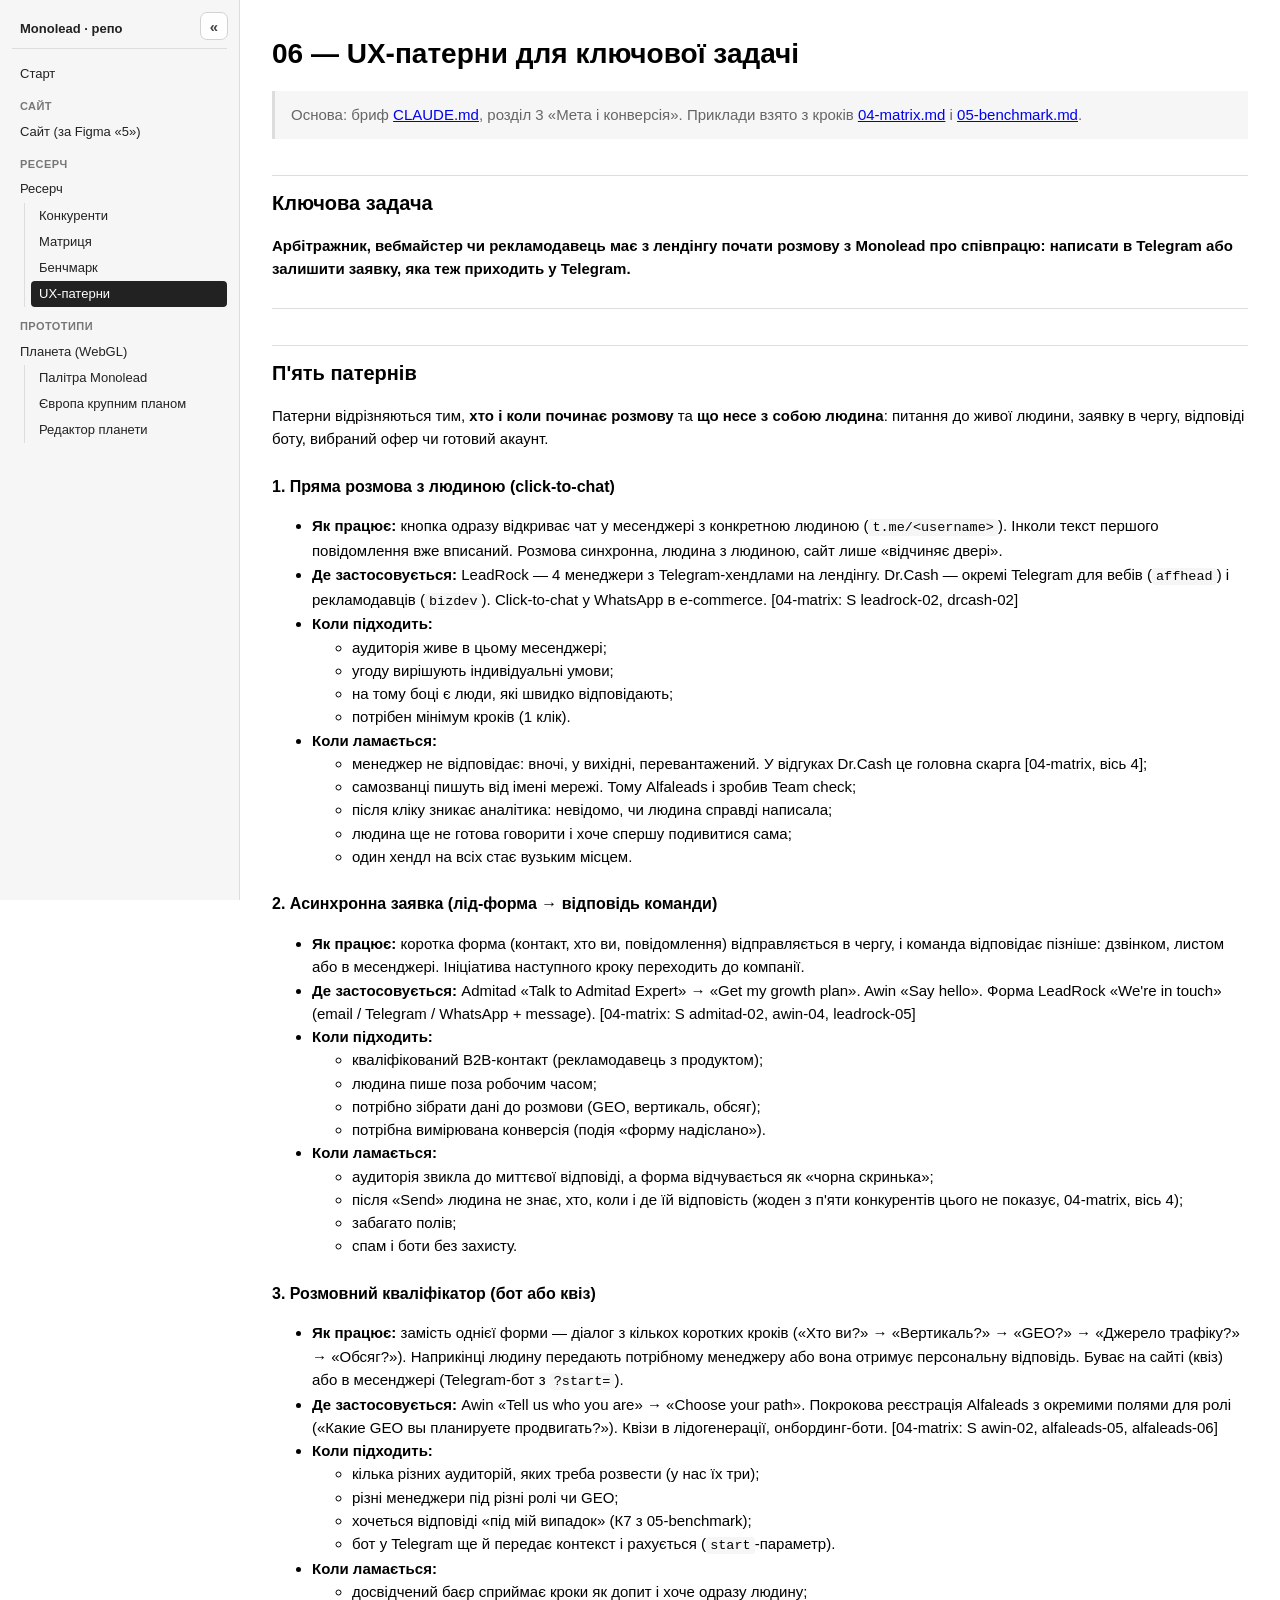
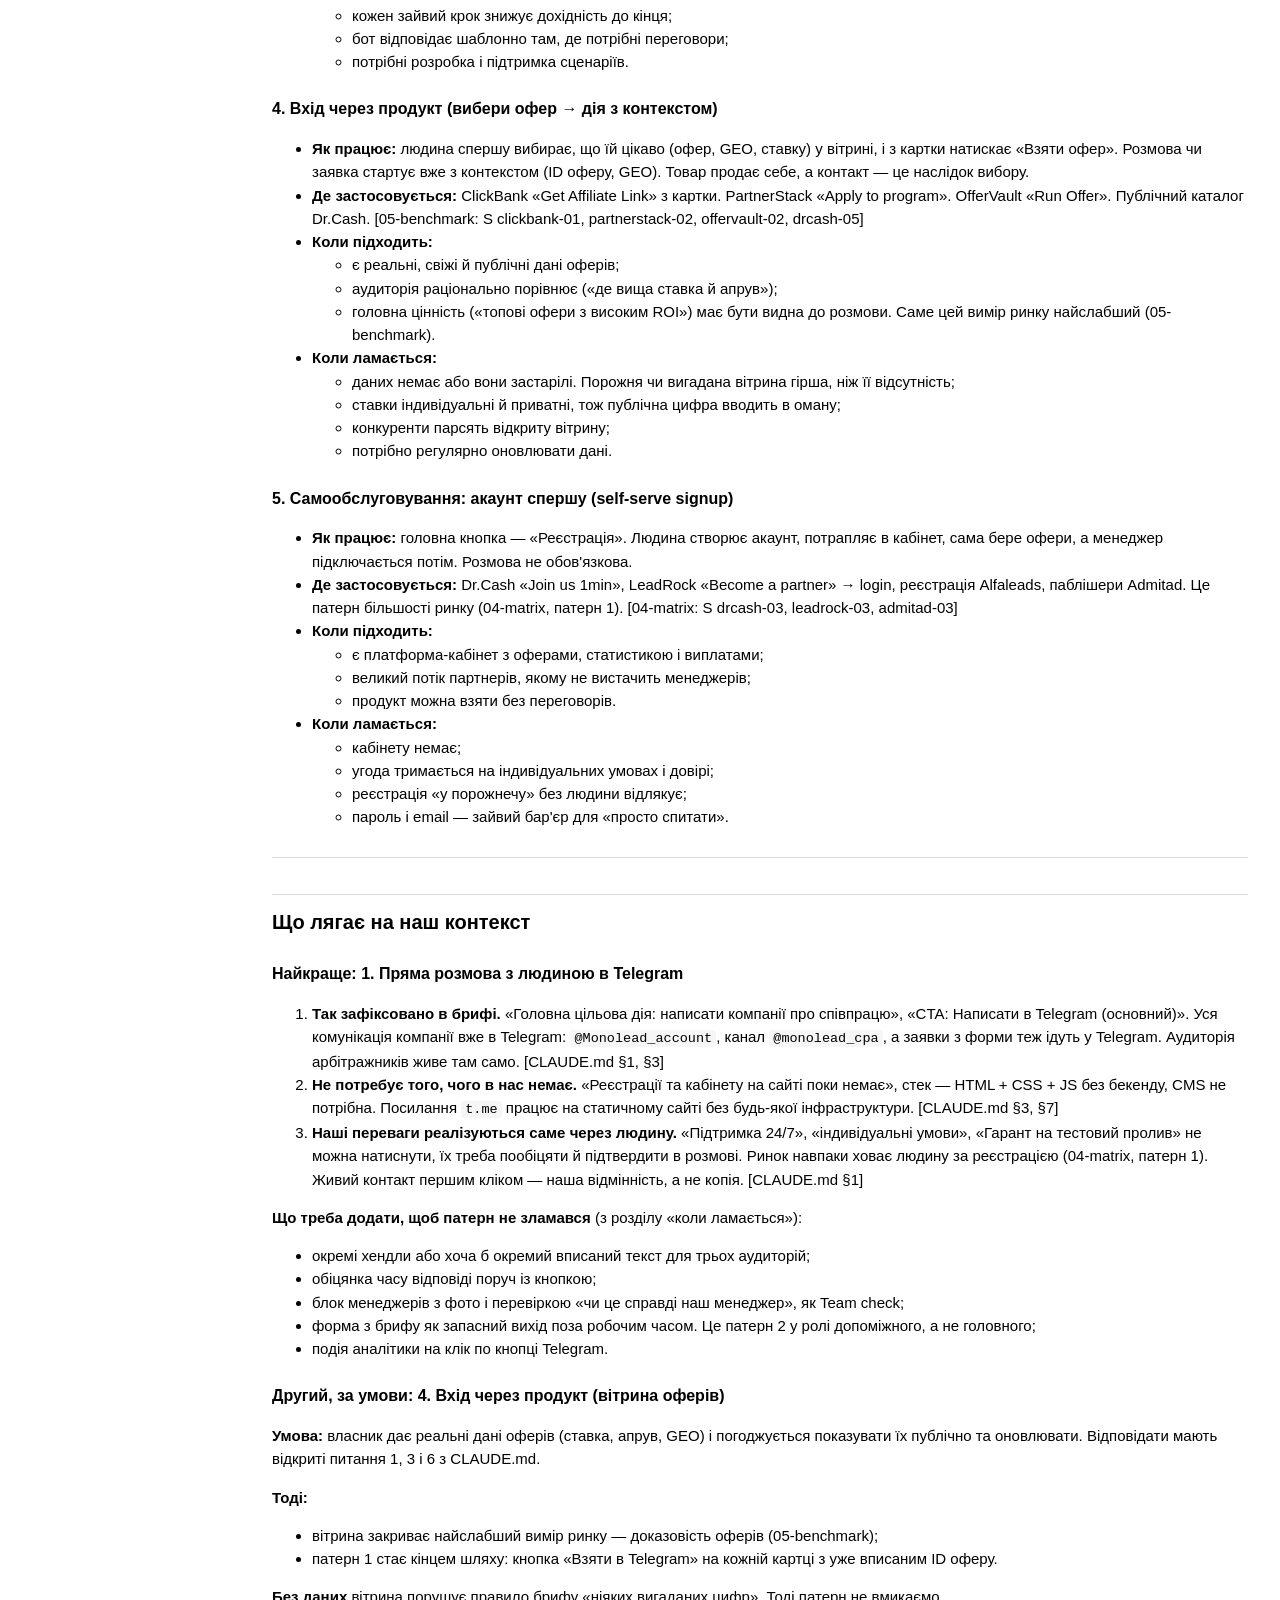
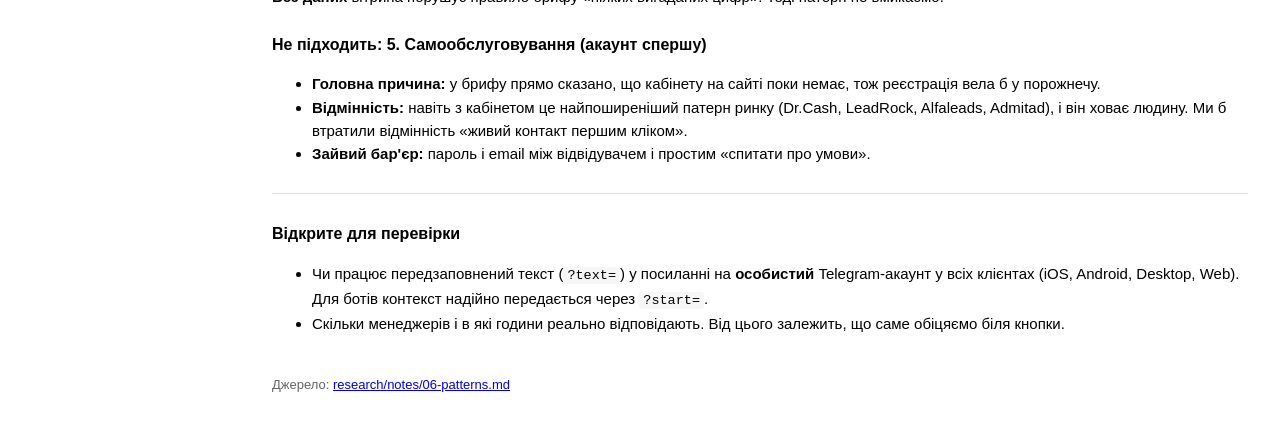
<file: research/notes/06-patterns.html>
<!doctype html>
<html lang="uk" data-root="../../">
<head>
  <meta charset="utf-8">
  <meta name="viewport" content="width=device-width, initial-scale=1">
  <title>UX-патерни · Monolead</title>
  <link rel="stylesheet" href="../../_nav/nav.css">
  <script src="../../_nav/tree.js"></script>
  <script src="../../_nav/nav.js" defer></script>
  <!-- Згенеровано з 06-patterns.md — джерело правок: .md -->
  <style>
    :root { color-scheme: light dark; --line: #ddd; --muted: #666; --soft: #f6f6f6; }
    @media (prefers-color-scheme: dark) { :root { --line: #333; --muted: #999; --soft: #1c1c1c; } }
    body { margin: 0; font: 15px/1.55 -apple-system, BlinkMacSystemFont, "Segoe UI", Roboto, sans-serif; background: Canvas; color: CanvasText; }
    main { max-width: 1200px; padding: 32px; box-sizing: border-box; }
    h1 { font-size: 28px; margin: 0 0 16px; }
    h2 { font-size: 20px; margin: 36px 0 10px; padding-top: 12px; border-top: 1px solid var(--line); }
    h3 { font-size: 16px; margin: 24px 0 8px; }
    a { color: LinkText; }
    blockquote { margin: 0 0 20px; padding: 8px 16px; border-left: 3px solid var(--line); color: var(--muted); background: var(--soft); }
    blockquote p { margin: 4px 0; }
    code { font-size: .9em; background: var(--soft); padding: 1px 4px; border-radius: 3px; }
    hr { border: 0; border-top: 1px solid var(--line); margin: 28px 0; }
    .table-wrap { overflow-x: auto; margin: 12px 0 20px; border: 1px solid var(--line); border-radius: 6px; }
    table { border-collapse: collapse; font-size: 13px; min-width: 100%; }
    th, td { border-bottom: 1px solid var(--line); border-right: 1px solid var(--line); padding: 8px 10px; text-align: left; vertical-align: top; }
    th { background: var(--soft); position: sticky; top: 0; }
    td:first-child, th:first-child { background: var(--soft); font-weight: 600; min-width: 140px; }
    td { min-width: 180px; }
    .shots { display: grid; grid-template-columns: repeat(auto-fill, minmax(220px, 1fr)); gap: 12px; }
    .shots a { display: block; text-decoration: none; color: inherit; border: 1px solid var(--line); border-radius: 6px; overflow: hidden; }
    .shots img { display: block; width: 100%; height: 140px; object-fit: cover; object-position: top; }
    .shots span { display: block; padding: 6px 8px; font-size: 12px; color: var(--muted); }
    @media (max-width: 720px) { main { padding: 20px 16px; } }
  </style>
</head>
<body>
  <main>
<h1>06 — UX-патерни для ключової задачі</h1>
<blockquote>
<p>Основа: бриф <a href="https://github.com/natocheiev/monolead-landing/blob/main/CLAUDE.md" target="_blank" rel="noopener">CLAUDE.md</a>, розділ 3 «Мета і конверсія». Приклади взято з кроків <a href="./04-matrix.html">04-matrix.md</a> і <a href="./05-benchmark.html">05-benchmark.md</a>.</p>
</blockquote>
<h2>Ключова задача</h2>
<p><strong>Арбітражник, вебмайстер чи рекламодавець має з лендінгу почати розмову з Monolead про співпрацю: написати в Telegram або залишити заявку, яка теж приходить у Telegram.</strong></p>
<hr>
<h2>П&#39;ять патернів</h2>
<p>Патерни відрізняються тим, <strong>хто і коли починає розмову</strong> та <strong>що несе з собою людина</strong>: питання до живої людини, заявку в чергу, відповіді боту, вибраний офер чи готовий акаунт.</p>
<h3>1. Пряма розмова з людиною (click-to-chat)</h3>
<ul>
<li><strong>Як працює:</strong> кнопка одразу відкриває чат у месенджері з конкретною людиною (<code>t.me/&lt;username&gt;</code>). Інколи текст першого повідомлення вже вписаний. Розмова синхронна, людина з людиною, сайт лише «відчиняє двері».</li>
<li><strong>Де застосовується:</strong> LeadRock — 4 менеджери з Telegram-хендлами на лендінгу. Dr.Cash — окремі Telegram для вебів (<code>affhead</code>) і рекламодавців (<code>bizdev</code>). Click-to-chat у WhatsApp в e-commerce. [04-matrix: S leadrock-02, drcash-02]</li>
<li><strong>Коли підходить:</strong><ul>
<li>аудиторія живе в цьому месенджері;</li>
<li>угоду вирішують індивідуальні умови;</li>
<li>на тому боці є люди, які швидко відповідають;</li>
<li>потрібен мінімум кроків (1 клік).</li>
</ul>
</li>
<li><strong>Коли ламається:</strong><ul>
<li>менеджер не відповідає: вночі, у вихідні, перевантажений. У відгуках Dr.Cash це головна скарга [04-matrix, вісь 4];</li>
<li>самозванці пишуть від імені мережі. Тому Alfaleads і зробив Team check;</li>
<li>після кліку зникає аналітика: невідомо, чи людина справді написала;</li>
<li>людина ще не готова говорити і хоче спершу подивитися сама;</li>
<li>один хендл на всіх стає вузьким місцем.</li>
</ul>
</li>
</ul>
<h3>2. Асинхронна заявка (лід-форма → відповідь команди)</h3>
<ul>
<li><strong>Як працює:</strong> коротка форма (контакт, хто ви, повідомлення) відправляється в чергу, і команда відповідає пізніше: дзвінком, листом або в месенджері. Ініціатива наступного кроку переходить до компанії.</li>
<li><strong>Де застосовується:</strong> Admitad «Talk to Admitad Expert» → «Get my growth plan». Awin «Say hello». Форма LeadRock «We&#39;re in touch» (email / Telegram / WhatsApp + message). [04-matrix: S admitad-02, awin-04, leadrock-05]</li>
<li><strong>Коли підходить:</strong><ul>
<li>кваліфікований B2B-контакт (рекламодавець з продуктом);</li>
<li>людина пише поза робочим часом;</li>
<li>потрібно зібрати дані до розмови (GEO, вертикаль, обсяг);</li>
<li>потрібна вимірювана конверсія (подія «форму надіслано»).</li>
</ul>
</li>
<li><strong>Коли ламається:</strong><ul>
<li>аудиторія звикла до миттєвої відповіді, а форма відчувається як «чорна скринька»;</li>
<li>після «Send» людина не знає, хто, коли і де їй відповість (жоден з п&#39;яти конкурентів цього не показує, 04-matrix, вісь 4);</li>
<li>забагато полів;</li>
<li>спам і боти без захисту.</li>
</ul>
</li>
</ul>
<h3>3. Розмовний кваліфікатор (бот або квіз)</h3>
<ul>
<li><strong>Як працює:</strong> замість однієї форми — діалог з кількох коротких кроків («Хто ви?» → «Вертикаль?» → «GEO?» → «Джерело трафіку?» → «Обсяг?»). Наприкінці людину передають потрібному менеджеру або вона отримує персональну відповідь. Буває на сайті (квіз) або в месенджері (Telegram-бот з <code>?start=</code>).</li>
<li><strong>Де застосовується:</strong> Awin «Tell us who you are» → «Choose your path». Покрокова реєстрація Alfaleads з окремими полями для ролі («Какие GEO вы планируете продвигать?»). Квізи в лідогенерації, онбординг-боти. [04-matrix: S awin-02, alfaleads-05, alfaleads-06]</li>
<li><strong>Коли підходить:</strong><ul>
<li>кілька різних аудиторій, яких треба розвести (у нас їх три);</li>
<li>різні менеджери під різні ролі чи GEO;</li>
<li>хочеться відповіді «під мій випадок» (К7 з 05-benchmark);</li>
<li>бот у Telegram ще й передає контекст і рахується (<code>start</code>-параметр).</li>
</ul>
</li>
<li><strong>Коли ламається:</strong><ul>
<li>досвідчений баєр сприймає кроки як допит і хоче одразу людину;</li>
<li>кожен зайвий крок знижує дохідність до кінця;</li>
<li>бот відповідає шаблонно там, де потрібні переговори;</li>
<li>потрібні розробка і підтримка сценаріїв.</li>
</ul>
</li>
</ul>
<h3>4. Вхід через продукт (вибери офер → дія з контекстом)</h3>
<ul>
<li><strong>Як працює:</strong> людина спершу вибирає, що їй цікаво (офер, GEO, ставку) у вітрині, і з картки натискає «Взяти офер». Розмова чи заявка стартує вже з контекстом (ID оферу, GEO). Товар продає себе, а контакт — це наслідок вибору.</li>
<li><strong>Де застосовується:</strong> ClickBank «Get Affiliate Link» з картки. PartnerStack «Apply to program». OfferVault «Run Offer». Публічний каталог Dr.Cash. [05-benchmark: S clickbank-01, partnerstack-02, offervault-02, drcash-05]</li>
<li><strong>Коли підходить:</strong><ul>
<li>є реальні, свіжі й публічні дані оферів;</li>
<li>аудиторія раціонально порівнює («де вища ставка й апрув»);</li>
<li>головна цінність («топові офери з високим ROI») має бути видна до розмови. Саме цей вимір ринку найслабший (05-benchmark).</li>
</ul>
</li>
<li><strong>Коли ламається:</strong><ul>
<li>даних немає або вони застарілі. Порожня чи вигадана вітрина гірша, ніж її відсутність;</li>
<li>ставки індивідуальні й приватні, тож публічна цифра вводить в оману;</li>
<li>конкуренти парсять відкриту вітрину;</li>
<li>потрібно регулярно оновлювати дані.</li>
</ul>
</li>
</ul>
<h3>5. Самообслуговування: акаунт спершу (self-serve signup)</h3>
<ul>
<li><strong>Як працює:</strong> головна кнопка — «Реєстрація». Людина створює акаунт, потрапляє в кабінет, сама бере офери, а менеджер підключається потім. Розмова не обов&#39;язкова.</li>
<li><strong>Де застосовується:</strong> Dr.Cash «Join us 1min», LeadRock «Become a partner» → login, реєстрація Alfaleads, паблішери Admitad. Це патерн більшості ринку (04-matrix, патерн 1). [04-matrix: S drcash-03, leadrock-03, admitad-03]</li>
<li><strong>Коли підходить:</strong><ul>
<li>є платформа-кабінет з оферами, статистикою і виплатами;</li>
<li>великий потік партнерів, якому не вистачить менеджерів;</li>
<li>продукт можна взяти без переговорів.</li>
</ul>
</li>
<li><strong>Коли ламається:</strong><ul>
<li>кабінету немає;</li>
<li>угода тримається на індивідуальних умовах і довірі;</li>
<li>реєстрація «у порожнечу» без людини відлякує;</li>
<li>пароль і email — зайвий бар&#39;єр для «просто спитати».</li>
</ul>
</li>
</ul>
<hr>
<h2>Що лягає на наш контекст</h2>
<h3>Найкраще: <strong>1. Пряма розмова з людиною в Telegram</strong></h3>
<ol>
<li><strong>Так зафіксовано в брифі.</strong> «Головна цільова дія: написати компанії про співпрацю», «CTA: Написати в Telegram (основний)». Уся комунікація компанії вже в Telegram: <code>@Monolead_account</code>, канал <code>@monolead_cpa</code>, а заявки з форми теж ідуть у Telegram. Аудиторія арбітражників живе там само. [CLAUDE.md §1, §3]</li>
<li><strong>Не потребує того, чого в нас немає.</strong> «Реєстрації та кабінету на сайті поки немає», стек — HTML + CSS + JS без бекенду, CMS не потрібна. Посилання <code>t.me</code> працює на статичному сайті без будь-якої інфраструктури. [CLAUDE.md §3, §7]</li>
<li><strong>Наші переваги реалізуються саме через людину.</strong> «Підтримка 24/7», «індивідуальні умови», «Гарант на тестовий пролив» не можна натиснути, їх треба пообіцяти й підтвердити в розмові. Ринок навпаки ховає людину за реєстрацією (04-matrix, патерн 1). Живий контакт першим кліком — наша відмінність, а не копія. [CLAUDE.md §1]</li>
</ol>
<p><strong>Що треба додати, щоб патерн не зламався</strong> (з розділу «коли ламається»):</p>
<ul>
<li>окремі хендли або хоча б окремий вписаний текст для трьох аудиторій;</li>
<li>обіцянка часу відповіді поруч із кнопкою;</li>
<li>блок менеджерів з фото і перевіркою «чи це справді наш менеджер», як Team check;</li>
<li>форма з брифу як запасний вихід поза робочим часом. Це патерн 2 у ролі допоміжного, а не головного;</li>
<li>подія аналітики на клік по кнопці Telegram.</li>
</ul>
<h3>Другий, за умови: <strong>4. Вхід через продукт (вітрина оферів)</strong></h3>
<p><strong>Умова:</strong> власник дає реальні дані оферів (ставка, апрув, GEO) і погоджується показувати їх публічно та оновлювати. Відповідати мають відкриті питання 1, 3 і 6 з CLAUDE.md.</p>
<p><strong>Тоді:</strong></p>
<ul>
<li>вітрина закриває найслабший вимір ринку — доказовість оферів (05-benchmark);</li>
<li>патерн 1 стає кінцем шляху: кнопка «Взяти в Telegram» на кожній картці з уже вписаним ID оферу.</li>
</ul>
<p><strong>Без даних</strong> вітрина порушує правило брифу «ніяких вигаданих цифр». Тоді патерн не вмикаємо.</p>
<h3>Не підходить: <strong>5. Самообслуговування (акаунт спершу)</strong></h3>
<ul>
<li><strong>Головна причина:</strong> у брифу прямо сказано, що кабінету на сайті поки немає, тож реєстрація вела б у порожнечу.</li>
<li><strong>Відмінність:</strong> навіть з кабінетом це найпоширеніший патерн ринку (Dr.Cash, LeadRock, Alfaleads, Admitad), і він ховає людину. Ми б втратили відмінність «живий контакт першим кліком».</li>
<li><strong>Зайвий бар&#39;єр:</strong> пароль і email між відвідувачем і простим «спитати про умови».</li>
</ul>
<hr>
<h3>Відкрите для перевірки</h3>
<ul>
<li>Чи працює передзаповнений текст (<code>?text=</code>) у посиланні на <strong>особистий</strong> Telegram-акаунт у всіх клієнтах (iOS, Android, Desktop, Web). Для ботів контекст надійно передається через <code>?start=</code>.</li>
<li>Скільки менеджерів і в які години реально відповідають. Від цього залежить, що саме обіцяємо біля кнопки.</li>
</ul>


    <p style="margin-top:40px;color:var(--muted);font-size:13px">Джерело: <a href="https://github.com/natocheiev/monolead-landing/blob/main/research/notes/06-patterns.md" target="_blank" rel="noopener">research/notes/06-patterns.md</a></p>
  </main>
</body>
</html>
</file>
<file: _nav/nav.css>
/* Навігатор репо — нейтральний інструмент, не частина продукту. */
.repo-nav {
  --nav-w: 240px;
  --nav-bg: #f6f6f6;
  --nav-fg: #222;
  --nav-muted: #777;
  --nav-line: #ddd;
  --nav-hover: #e9e9e9;
  --nav-current-bg: #222;
  --nav-current-fg: #fff;

  position: fixed;
  inset: 0 auto 0 0;
  width: var(--nav-w);
  overflow-y: auto;
  box-sizing: border-box;
  padding: 16px 12px;
  background: var(--nav-bg);
  color: var(--nav-fg);
  border-right: 1px solid var(--nav-line);
  font: 13px/1.4 -apple-system, BlinkMacSystemFont, "Segoe UI", Roboto, sans-serif;
  z-index: 2147483000;
}

@media (prefers-color-scheme: dark) {
  .repo-nav {
    --nav-bg: #1c1c1c;
    --nav-fg: #ddd;
    --nav-muted: #888;
    --nav-line: #333;
    --nav-hover: #2a2a2a;
    --nav-current-bg: #ddd;
    --nav-current-fg: #111;
  }
}

body.has-repo-nav { padding-left: 240px; }

.repo-nav ul { list-style: none; margin: 0; padding: 0; }
.repo-nav a {
  display: block;
  padding: 4px 8px;
  border-radius: 4px;
  color: inherit;
  text-decoration: none;
}
.repo-nav a:hover { background: var(--nav-hover); }

.repo-nav .nav-head {
  font-weight: 600;
  margin-bottom: 12px;
  padding-bottom: 10px;
  border-bottom: 1px solid var(--nav-line);
  border-radius: 0;
}

.repo-nav .nav-branch { margin-top: 12px; }
.repo-nav .nav-branch-label {
  display: block;
  padding: 0 8px 4px;
  font-size: 11px;
  font-weight: 600;
  text-transform: uppercase;
  letter-spacing: .04em;
  color: var(--nav-muted);
}

.repo-nav .nav-children {
  margin-left: 12px;
  padding-left: 6px;
  border-left: 1px solid var(--nav-line);
}

.repo-nav a.nav-current {
  background: var(--nav-current-bg);
  color: var(--nav-current-fg);
}

/* Кнопка «сховати / показати» навігатор */
.repo-nav-toggle {
  position: fixed;
  top: 12px;
  left: calc(240px - 40px);
  z-index: 2147483001;
  width: 28px;
  height: 28px;
  display: grid;
  place-items: center;
  padding: 0;
  border: 1px solid #ccc;
  border-radius: 7px;
  background: #fff;
  color: #222;
  font: 600 15px/1 -apple-system, BlinkMacSystemFont, "Segoe UI", Roboto, sans-serif;
  cursor: pointer;
  opacity: .85;
  transition: opacity .2s, left .25s ease;
}
.repo-nav-toggle:hover { opacity: 1; }
@media (prefers-color-scheme: dark) {
  .repo-nav-toggle { background: #2a2a2a; color: #ddd; border-color: #444; }
}
/* Сховано: панелі немає, сайт на всю ширину, лишається маленька кнопка ☰ у кутку */
body.repo-nav-hidden .repo-nav { display: none; }
body.has-repo-nav.repo-nav-hidden { padding-left: 0; }
body.repo-nav-hidden .repo-nav-toggle { left: 12px; opacity: .45; }
body.repo-nav-hidden .repo-nav-toggle:hover { opacity: 1; }

@media (max-width: 720px) {
  .repo-nav {
    position: static;
    width: auto;
    border-right: 0;
    border-bottom: 1px solid var(--nav-line);
  }
  body.has-repo-nav { padding-left: 0; }
  .repo-nav-toggle { left: auto; right: 12px; }
  body.repo-nav-hidden .repo-nav-toggle { left: auto; right: 12px; }
}
</file>
<file: prototypes/globe/assets/css/globe.css>
/* Globe — WebGL-планета (assets/js/globe.js) */
.globe {
  position: relative;
  width: 100%;
  aspect-ratio: 1 / 1;
  max-width: 760px;
  margin-inline: auto;
  touch-action: pan-y;
  user-select: none;
}
.globe canvas {
  position: absolute;
  inset: 0;
  width: 100%;
  height: 100%;
  cursor: grab;
}
.globe.is-dragging canvas { cursor: grabbing; }
.globe.is-country-hover canvas { cursor: pointer; }

.globe__marker {
  position: absolute;
  top: 0;
  left: 0;
  width: 28px;
  height: 28px;
  display: grid;
  place-items: center;
  border: 0;
  border-radius: 7px;
  background: rgba(40, 40, 44, 0.82);
  color: #fff;
  font: 400 18px/1 system-ui, sans-serif;
  backdrop-filter: blur(6px);
  -webkit-backdrop-filter: blur(6px);
  cursor: pointer;
  will-change: transform, opacity;
  transition: background-color 0.2s;
}
.globe__marker:hover,
.globe__marker:focus-visible { background: rgba(20, 20, 22, 0.95); outline: none; }
.globe__marker::after {
  content: attr(aria-label);
  position: absolute;
  left: 50%;
  bottom: calc(100% + 8px);
  transform: translateX(-50%) translateY(4px);
  padding: 6px 10px;
  border-radius: 8px;
  background: #111;
  color: #fff;
  font-size: 13px;
  white-space: nowrap;
  opacity: 0;
  pointer-events: none;
  transition: opacity 0.2s, transform 0.2s;
}
.globe__marker:hover::after,
.globe__marker:focus-visible::after { opacity: 1; transform: translateX(-50%); }

.globe--fallback canvas { display: none; }

.globe[data-theme="dark"] .globe__marker { background: rgba(255, 255, 255, 0.16); border: 1px solid rgba(255, 255, 255, 0.22); }
.globe[data-theme="dark"] .globe__marker:hover,
.globe[data-theme="dark"] .globe__marker:focus-visible { background: rgba(255, 255, 255, 0.28); }

/* Тема Monolead: мітки-вогники в палітрі сайту (#0c0c0c / #ff2f00 / #f27f24 / #ffdca6) */
/* Маленький вогник замість квадрата «+»: сусідні країни (PL, CZ, SK, HU) не налазять одна на одну.
   Видима крапка ~12px, зона кліку 22px. transform мітки щокадру задає globe.js — тому анімація на ::before. */
.globe[data-theme="monolead"] .globe__marker {
  width: 22px;
  height: 22px;
  border: 0;
  border-radius: 50%;
  font-size: 0;
  backdrop-filter: none;
  -webkit-backdrop-filter: none;
  background: radial-gradient(circle, #ffdca6 0 2.5px, #ff2f00 3.5px 6px, rgba(255, 47, 0, 0) 7px);
  filter: drop-shadow(0 0 6px rgba(255, 47, 0, 0.9));
}
.globe[data-theme="monolead"] .globe__marker::before {
  content: "";
  position: absolute;
  inset: 4px;
  border-radius: 50%;
  border: 1.5px solid rgba(255, 90, 31, 0.9);
  animation: globe-pulse 2.4s ease-out infinite;
  pointer-events: none;
}
.globe[data-theme="monolead"] .globe__marker:hover,
.globe[data-theme="monolead"] .globe__marker:focus-visible {
  background: radial-gradient(circle, #ffffff 0 3px, #f27f24 4px 7.5px, rgba(242, 127, 36, 0) 8.5px);
  filter: drop-shadow(0 0 10px rgba(242, 127, 36, 1));
}
@keyframes globe-pulse {
  0% { transform: scale(1); opacity: 0.9; }
  100% { transform: scale(2.6); opacity: 0; }
}
@media (prefers-reduced-motion: reduce) {
  .globe[data-theme="monolead"] .globe__marker::before { animation: none; opacity: 0.5; }
}
.globe[data-theme="monolead"] .globe__marker::after {
  background: #0c0c0c;
  color: #ffdca6;
  border: 1px solid rgba(255, 220, 166, 0.3);
}
</file>
<file: site/assets/css/site.css>
/* Monolead — сайт за Figma-кадром «5» (node 9700:87). Ширина макета 1512px, desktop-first. */
:root {
  --bg: #0c0c0c;
  --white: #fff;
  --fire: #ff2f00;
  --orange: #f27f24;
  --cream: #ffdca6;
  --line-soft: rgba(255, 255, 255, .4);
  --inset: inset 0 1.188px 2.734px rgba(255, 255, 255, .35);
  --f-display: "Helvetica Neue", Helvetica, Arial, sans-serif;
  --f-ui: "Google Sans Flex", "Google Sans", Inter, system-ui, sans-serif;
  --f-thin: Geologica, Inter, system-ui, sans-serif;
  --f-text: Inter, system-ui, sans-serif;
  --pad: 72px;
  /* Помаранчеве «сяйво» по нижньому краю карток: еліпс з центром угорі блоку, колір — лише біля краю */
  --glow: radial-gradient(ellipse 100% 100% at 50% 0%,
    rgba(255, 47, 0, 0) 61.5%, rgba(255, 47, 0, .44) 76.9%, rgba(255, 47, 0, .7) 83.8%,
    rgba(249, 87, 18, .85) 87.9%, #f27f24 92%, #f59644 94%, #f9ae65 96%, #fcc585 98%, #ffdca6 100%);
}
* { box-sizing: border-box; }
html { scroll-behavior: smooth; }
body { margin: 0; background: var(--bg); color: var(--white); font: 400 15px/1.4 var(--f-text); -webkit-font-smoothing: antialiased; }
img { display: block; max-width: 100%; }
a { color: inherit; text-decoration: none; }
button { font: inherit; color: inherit; background: none; border: 0; padding: 0; cursor: pointer; }
:focus-visible { outline: 2px solid var(--orange); outline-offset: 3px; }
@media (prefers-reduced-motion: reduce) { html { scroll-behavior: auto; } * { transition: none !important; } }

.page { position: relative; max-width: 1512px; margin: 0 auto; overflow-x: clip; padding-bottom: 160px; }
.page > *:not(.dots) { position: relative; z-index: 1; }
main > section { position: relative; }

/* Фонові точки (Figma «Tods»): сітка 27px, крапка 3px #d9d9d9, прозорість шару 4%.
   Шар лежить у потоці сторінки, тому прокручується разом із сайтом. */
.dots {
  position: absolute; inset: 0; z-index: 0; pointer-events: none; opacity: .04;
  background: radial-gradient(circle at 1.5px 1.5px, #d9d9d9 1.5px, transparent 1.6px) 0 0 / 27px 27px;
}

/* Текст з градієнтом (білий → помаранчевий → кремовий), як у Figma: картинка-градієнт поверх білого */
.grad {
  color: transparent; -webkit-background-clip: text; background-clip: text;
  background-image: url("../img/text-gradient.webp"), linear-gradient(#fff, #fff);
  background-repeat: no-repeat, repeat;
  background-size: 108.36% 150.81%, auto;
  background-position: 49.46% 98.1%, 0 0;
}

.display { font: 700 48px/52px var(--f-display); text-transform: uppercase; margin: 0; }

/* Кнопка-контур */
.pill {
  display: inline-flex; align-items: center; justify-content: center; gap: 8px; height: 48px; padding: 16px 24px;
  border: .5px solid var(--white); border-radius: 100px;
  font: 300 14px/16px var(--f-ui); letter-spacing: -.017em; white-space: nowrap;
  transition: background-color .25s, color .25s;
}
.pill:hover { background: var(--white); color: var(--bg); }
.pill:hover img { filter: invert(1); }
.pill img { width: 24px; height: 24px; }
/* Скляна рамка (Figma 9700:1960): обведення 0.5px всередину, лінійний градієнт білий → rgba(153,153,153,.2) → білий.
   Кут і позиції стопів перераховані з gradientTransform Figma (134.4°, 19% / 49.3% / 76.3%).
   Переливання: кут градієнта повільно обертається по колу — світлі місця біжать рамкою. */
@property --glass-a { syntax: "<angle>"; inherits: false; initial-value: 134.4deg; }
.pill--glass { position: relative; border: 0; isolation: isolate; }
.pill--glass::before {
  content: ""; position: absolute; inset: 0; border-radius: inherit; padding: .5px; pointer-events: none;
  background: linear-gradient(var(--glass-a), #fff 19%, rgba(153, 153, 153, .2) 49.3%, #fff 76.3%);
  -webkit-mask: linear-gradient(#000 0 0) content-box, linear-gradient(#000 0 0);
  -webkit-mask-composite: xor; mask-composite: exclude;
  animation: glass-spin 6s linear infinite;
}
@keyframes glass-spin { to { --glass-a: 494.4deg; } }
.pill--glass:hover { background: rgba(255, 255, 255, .06); color: var(--white); }
@media (prefers-reduced-motion: reduce) { .pill--glass::before { animation: none; } }

/* ---------- Хедер ---------- */
.header { display: flex; align-items: center; justify-content: space-between; padding: 24px var(--pad) 0; }
.header__left { display: flex; align-items: center; gap: 72px; }
.header__logo img { width: 48px; height: 48px; }
.header__nav { display: flex; gap: 56px; }
.header__nav a, .header__lang { font: 300 14px/16px var(--f-ui); letter-spacing: -.017em; opacity: 1; transition: opacity .2s; }
.header__nav a:hover, .header__lang:hover { opacity: .6; }

/* ---------- Хіро ---------- */
.hero { height: 1100px; margin-top: -72px; }
.hero__glow { position: absolute; left: -177.6px; top: 190.4px; width: 1884.2px; height: 885.6px; max-width: none; pointer-events: none; }
.hero__inner { position: absolute; left: 50%; top: 236.5px; transform: translateX(-50%); width: 878px; display: flex; flex-direction: column; align-items: center; gap: 56px; }
.hero__top { display: flex; flex-direction: column; align-items: center; gap: 24px; width: 100%; }
.proof { display: flex; gap: 12px; align-items: flex-start; }
.proof__faces { display: flex; }
.proof__faces img { width: 40px; height: 40px; margin-right: -16px; }
.proof__faces img:last-child { margin-right: 0; }
.proof__rate { display: flex; flex-direction: column; gap: 4px; width: 140px; }
.proof__stars { display: flex; }
.proof__stars img { width: 20px; height: 20px; }
.proof__rate p { margin: 0; font: 100 12px/16px var(--f-ui); letter-spacing: -.017em; }
.hero h1 { margin: 0; width: 976px; font: 500 96px/100px var(--f-display); text-transform: uppercase; text-align: center; }
/* Liquid Type: змінна вага Geist 300–850 під курсором, пружинна фізика, хвиля від кліку, «дихання» в спокої */
.hero__canvas { position: absolute; inset: 0; width: 100%; height: 100%; pointer-events: none; z-index: 0; opacity: 0; transition: opacity 2s ease-in-out; }
.hero__canvas.is-on { opacity: 1; }
.hero__inner { z-index: 1; }
.hero h1.liquid { font-family: Geist, var(--f-display); font-weight: 300; font-variation-settings: "wght" 300; line-height: 1.05; letter-spacing: -.03em; user-select: none; cursor: default; }
.liquid .lw { display: inline-block; white-space: nowrap; }
.liquid .lw + .lw { margin-left: .22em; }
.liquid .lc { display: inline-block; overflow: visible; text-align: center; vertical-align: top; }
.liquid .li { display: inline-block; will-change: transform; }
.liquid .ln { display: block; }
.hero__lead { margin: 0; width: 714px; font: 100 14px/24px var(--f-thin); letter-spacing: -.017em; text-align: center; }

/* ---------- Переваги: Folio (скінченна прокрутка) ---------- */
/* Висота обгортки = екран + крок на кожен наступний пункт; внутрішній блок прилипає (sticky). */
.folio { --step: 45vh; height: calc(100vh + (var(--n) - 1) * var(--step)); margin-top: 40px; }
.folio__stick { position: sticky; top: 0; height: 100vh; height: 100dvh; overflow: hidden; }
.folio__count { position: absolute; z-index: 10; right: var(--pad); top: 40px; display: flex; align-items: center; gap: 12px; font: 500 10px/1 ui-monospace, SFMono-Regular, Menlo, monospace; letter-spacing: .25em; color: rgba(255,255,255,.5); font-variant-numeric: tabular-nums; pointer-events: none; }
.folio__count .sep { opacity: .4; margin: 0 -6px; }
.folio__count i { width: 32px; height: 1px; background: rgba(255,255,255,.3); }
.folio__titles { position: absolute; z-index: 1; left: var(--pad); top: 10vh; top: 10dvh; height: 80vh; height: 80dvh; width: calc(100% - var(--pad) * 2 - 448px - 40px); overflow: hidden;
  -webkit-mask-image: linear-gradient(transparent 0, #000 20px, #000 calc(100% - 20px), transparent 100%); mask-image: linear-gradient(transparent 0, #000 20px, #000 calc(100% - 20px), transparent 100%); }
.folio__tstrip, .folio__istrip { position: absolute; left: 0; right: 0; top: 0; will-change: transform; }
.folio__row { display: flex; align-items: center; gap: 16px; cursor: pointer; color: #fff; }
.folio__row h3 { margin: 0; font-family: var(--f-text); font-weight: 600; line-height: 1; letter-spacing: -.015em; text-transform: uppercase; white-space: nowrap; }
/* Стрілка ↖ залітає у свою рамку з правого нижнього кута */
.folio__abox { width: 48px; height: 48px; flex: none; overflow: hidden; }
.folio__arrow { width: 48px; height: 48px; opacity: 0; }
.folio__images { position: absolute; right: var(--pad); top: 0; height: 100%; width: 448px;
  -webkit-mask-image: linear-gradient(transparent 0, #000 97px, #000 calc(100% - 97px), transparent 100%); mask-image: linear-gradient(transparent 0, #000 97px, #000 calc(100% - 97px), transparent 100%); }
.folio__slot { position: absolute; left: 0; right: 0; display: flex; align-items: center; justify-content: center; }
.folio__img { position: relative; overflow: hidden; border-radius: 28px; background: #151515; aspect-ratio: 448 / 608; cursor: pointer; }
.folio__img img, .folio__dimg img { width: 100%; height: 100%; object-fit: cover; }
.folio__img::after, .folio__dimg::after { content: ""; position: absolute; inset: 0; background: linear-gradient(to top, rgba(0,0,0,.12), transparent 50%); pointer-events: none; }
.folio__ring { position: absolute; left: 0; top: 0; z-index: 20; width: 76px; height: 76px; margin: -38px 0 0 -38px; display: grid; place-items: center; border-radius: 50%; border: 1px solid rgba(255,255,255,.55); mix-blend-mode: difference; pointer-events: none; opacity: 0; transition: opacity .26s ease-out; will-change: transform, opacity; }
.folio__ring span { font: 500 9px/1 var(--f-text); letter-spacing: .32em; text-transform: uppercase; color: #fff; }
.folio__tstrip, .folio__istrip, .folio__count { opacity: 0; }
.folio.is-in .folio__tstrip, .folio.is-in .folio__istrip, .folio.is-in .folio__count { opacity: 1; }

/* Деталь (FLIP): ліворуч заголовок, опис і CTA, праворуч фото того самого розміру-пропорції */
.folio__detail { position: absolute; inset: 0; z-index: 30; }
.folio__scrim { position: absolute; inset: 0; background: var(--bg); }
.folio__dleft { position: absolute; left: var(--pad); top: 0; bottom: 0; width: calc(55% - 30px); display: flex; flex-direction: column; justify-content: center; gap: 28px; }
.folio__back { align-self: flex-start; font: 300 14px/16px var(--f-ui); color: rgba(255,255,255,.7); }
.folio__back:hover { color: #fff; }
.folio__dtitle { margin: 0; font-family: var(--f-text); font-size: clamp(2.4rem, 7dvh, 5rem); line-height: 1; letter-spacing: -.015em; text-transform: uppercase; font-weight: 620; font-variation-settings: "wght" 620; transform-origin: top left; visibility: hidden; max-width: 760px; }
.folio__dtext { margin: 0; max-width: 520px; font: 100 18px/1.5 var(--f-thin); }
.folio__dtag { margin: 0; font: 500 11px/1 var(--f-text); letter-spacing: .25em; text-transform: uppercase; color: rgba(255,255,255,.5); }
.folio__cta { align-self: flex-start; }
.folio__dright { position: absolute; top: 30px; right: 30px; bottom: 30px; aspect-ratio: 448 / 608; }
.folio__dimg { position: relative; width: 100%; height: 100%; overflow: hidden; border-radius: 28px; background: #151515; transform-origin: top left; visibility: hidden; }
.folio__close { position: absolute; right: -8px; top: -8px; width: 40px; height: 40px; border-radius: 50%; background: #fff; color: var(--bg); font-size: 15px; box-shadow: 0 10px 20px rgba(0,0,0,.4); }

@media (max-width: 767px) {
  .folio__titles { left: 0; width: 100%; top: 0; height: 50dvh; }
  .folio__row { justify-content: center; }
  .folio__abox { display: none; }
  .folio__images { left: 0; right: 0; width: 100%; top: 50dvh; height: 50dvh; -webkit-mask-image: linear-gradient(transparent 0, #000 20px, #000 calc(100% - 20px), transparent 100%); mask-image: linear-gradient(transparent 0, #000 20px, #000 calc(100% - 20px), transparent 100%); }
  .folio__dleft { left: 0; right: 0; width: auto; padding: 32px 24px 0; justify-content: flex-start; overflow-y: auto; overscroll-behavior: contain; }
  .folio__dright { top: auto; left: 24px; right: 24px; bottom: 24px; height: 40dvh; aspect-ratio: auto; }
}

/* ---------- Для кого ---------- */
.who { margin-top: 160px; }
.who__head { display: flex; justify-content: flex-end; padding: 0 var(--pad); }
.who__head .display { width: 790px; text-align: justify; text-indent: 1.6em; }
.who__cards { margin-top: 72px; display: flex; flex-direction: column; }
/* Плашки аудиторій: активна лише одна (за замовчуванням перша). Наведення розгортає плашку,
   решта згортаються до смуги з ледь видимою назвою. Сумарна висота стопки стала — під курсором нічого не перескакує. */
.card {
  --open: 384px; --shut: 150px;
  position: relative; height: var(--shut); margin-bottom: -24px; padding: 24px var(--pad) 104px; border-radius: 24px; overflow: hidden;
  background: var(--bg); box-shadow: var(--inset); display: flex; flex-direction: column; justify-content: space-between; cursor: pointer;
  transition: height .6s cubic-bezier(.65, 0, .35, 1);
}
.card:last-child { margin-bottom: 0; }
.card.is-on { height: var(--open); cursor: default; }
.card::before { content: ""; position: absolute; left: 0; top: 113px; width: 100%; height: 384px; background: var(--glow); pointer-events: none; opacity: .75; transition: top .6s cubic-bezier(.65, 0, .35, 1), opacity .6s; }
.card.is-on::before { top: 0; opacity: 1; }
.card > * { position: relative; }
/* Назва розтягнута на всю ширину плашки: розмір рахує site.js під поточний екран */
.card__title { align-self: flex-start; margin: 0; font: 800 72px/normal var(--f-text); letter-spacing: -.017em; text-transform: uppercase; white-space: nowrap; opacity: .05; transition: opacity .5s; }
.card.is-on .card__title { opacity: 1; }
.card:not(.is-on):hover .card__title { opacity: .12; }
.card__foot { display: flex; align-items: flex-end; justify-content: space-between; gap: 24px; opacity: 0; transform: translateY(16px); transition: opacity .35s, transform .5s cubic-bezier(.16, 1, .3, 1); }
.card.is-on .card__foot { opacity: 1; transform: none; transition-delay: .25s; }
.card__foot > div { width: 520px; max-width: 48%; display: flex; gap: 8px; align-items: flex-end; }
.card__foot p { margin: 0; font: 400 15px/1.4 var(--f-text); max-width: 400px; }
.card__foot img { width: 24px; height: 24px; }
@media (prefers-reduced-motion: reduce) { .card, .card::before, .card__foot { transition: none; } }

/* ---------- Топ-офери ---------- */
.offers { margin-top: 155px; display: flex; flex-direction: column; align-items: center; gap: 104px; }
.offers__head { width: 100%; display: flex; justify-content: space-between; padding: 0 var(--pad); white-space: nowrap; }
.offers__head .t1 { background-position: 40.2% 22.12%, 0 0; background-size: 108.43% 151.69%, auto; }
.offers__head .t3 { background-position: 55.04% 33.98%, 0 0; background-size: 108.45% 150.93%, auto; }
.offers__note { position: absolute; left: 775px; top: 116px; width: 261px; margin: 0; font: 400 12px/1.4 var(--f-text); }
.offers__row1 { position: relative; width: 100%; height: 605px; }
.offers__row1 .offer { position: absolute; }
.offers__row2 { display: flex; gap: 236px; align-items: center; }
.offers__row3 { width: 100%; display: flex; justify-content: space-between; align-items: flex-end; padding: 0 var(--pad); }

.offer { display: flex; flex-direction: column; gap: 12px; }
.offer--s { width: 257px; } .offer--m { width: 319px; } .offer--l { width: 404px; }
.offer__media { position: relative; border-radius: 24px; overflow: hidden; background: var(--bg); box-shadow: var(--inset); }
.offer--s .offer__media { height: 256px; } .offer--m .offer__media { height: 384px; } .offer--l .offer__media { height: 440px; }
.offer__media img { position: absolute; left: 50%; top: 50%; width: 102.23%; height: 112.5%; max-width: none; transform: translate(-50%, -50%) scale(1); object-fit: cover; transition: transform .6s cubic-bezier(.2, .8, .2, 1); }
.offer--s .offer__media img { height: 139%; }
.offer--l .offer__media img { width: 115%; height: 140%; }
.offer__media::after { content: ""; position: absolute; left: 50%; bottom: -48px; width: 125%; height: 179px; transform: translateX(-50%); background: var(--glow); pointer-events: none; }
.offer--l .offer__media::after { width: 100%; }
.offer__media::before { content: ""; position: absolute; inset: 0; z-index: 2; border-radius: inherit; box-shadow: var(--inset); pointer-events: none; }
.offer:hover .offer__media img { transform: translate(-50%, -50%) scale(1.05); }
.offer__meta { margin: 0; font: 400 12px/16px var(--f-text); word-spacing: 2px; }
.offer__name { display: flex; align-items: center; gap: 8px; font: 700 24px/32px var(--f-display); text-transform: uppercase; }
.offer__name img { width: 24px; height: 24px; }

/* ---------- Планета / GEO ---------- */
.geo { margin-top: 366px; height: 756px; }
.geo__title { position: absolute; z-index: 3; left: 50%; top: 0; transform: translateX(-50%); width: 1104px; text-align: center; pointer-events: none; }
.geo__frame { position: absolute; inset: 0; overflow: hidden; }
.geo .globe { position: absolute; left: 0; top: 0; width: 100%; height: auto; aspect-ratio: 1512 / 900; max-width: none; margin: 0; }
.geo .globe__marker { z-index: 2; }
.geo__vignette { position: absolute; inset: 0; z-index: 1; pointer-events: none;
  background:
    linear-gradient(90deg, var(--bg) 0%, rgba(12,12,12,.85) 6%, rgba(12,12,12,0) 26%, rgba(12,12,12,0) 74%, rgba(12,12,12,.85) 94%, var(--bg) 100%),
    linear-gradient(180deg, var(--bg) 0%, rgba(12,12,12,0) 22%); }
.geo__fade { position: absolute; left: 0; right: 0; bottom: 0; height: 273px; z-index: 1; pointer-events: none; background: linear-gradient(180deg, rgba(12,12,12,0) 0%, var(--bg) 107%); }
.geo__list { position: absolute; z-index: 3; left: 50%; bottom: -16px; transform: translateX(-50%); display: flex; gap: 104px; white-space: nowrap; }
.geo__list button { font: 800 72.544px/normal var(--f-text); letter-spacing: -.017em; text-transform: uppercase; color: var(--white); transition: opacity .25s; }
.geo__list button.is-on {
  color: transparent; -webkit-background-clip: text; background-clip: text;
  background-image: url("../img/text-gradient.webp"), linear-gradient(#fff, #fff);
  background-repeat: no-repeat, repeat; background-size: 108.36% 150.81%, auto; background-position: 49.46% 98.1%, 0 0;
}
.geo__list:has(.is-on) button:not(.is-on) { opacity: .5; }
.globe--fallback { background: url("../img/planet.webp") 0 0 / 100% auto no-repeat; }

/* ---------- Коментарі ---------- */
.comments { margin-top: 281px; }
.comments__title { width: 928px; margin-left: var(--pad); text-align: justify; text-indent: 1.4em; }
.comments__row { margin-top: 72px; height: 504px; display: flex; gap: 16px; padding: 0 var(--pad); }
.cm {
  position: relative; flex: 1 1 0; min-width: 0; height: 100%; padding: 24px; border-radius: 36px; overflow: hidden;
  background: rgba(0, 0, 0, .2); box-shadow: var(--inset); display: flex; flex-direction: column; gap: 8px;
  transition: flex-basis .5s cubic-bezier(.2, .8, .2, 1), flex-grow .5s cubic-bezier(.2, .8, .2, 1);
}
.cm.is-open { flex: 0 0 664px; }
.cm__top { display: flex; align-items: center; justify-content: center; }
.cm.is-open .cm__top { justify-content: space-between; }
.cm__num { display: none; font: 100 14px/16px var(--f-thin); letter-spacing: -.017em; }
.cm.is-open .cm__num { display: block; }
.cm__btn { position: relative; overflow: hidden; display: flex; padding: 8px; border: 1px solid var(--line-soft); border-radius: 1000px; transition: border-color .2s; }
.cm__btn:hover { border-color: var(--white); }
.cm__btn img { position: relative; width: 24px; height: 24px; }
.cm__btn .x { display: none; }
.cm.is-open .cm__btn .x { display: block; }
.cm.is-open .cm__btn .plus { display: none; }
.cm.is-open .cm__btn::before { content: ""; position: absolute; left: -17px; bottom: -15px; width: 97px; height: 83px; border-radius: 60px; background: var(--glow); }
.cm__body { flex: 1; display: flex; flex-direction: column; justify-content: flex-end; gap: 16px; min-width: 0; }
.cm__dot { width: 8px; height: 8px; }
.cm__head { display: flex; align-items: center; gap: 8px; min-width: 0; }
.cm__head h3 { margin: 0; font: 700 20px/24px var(--f-display); letter-spacing: -.017em; white-space: nowrap; overflow: hidden; text-overflow: ellipsis; }
.cm__head .q { width: 16px; height: 15px; flex: none; display: none; }
.cm__text, .cm .pill { display: none; }
.cm.is-open .cm__head .q { display: block; }
.cm.is-open .cm__text { display: block; margin: 0; font: 100 14px/16px var(--f-thin); letter-spacing: -.017em; }
.cm.is-open .pill { display: inline-flex; align-self: flex-start; }
</file>
